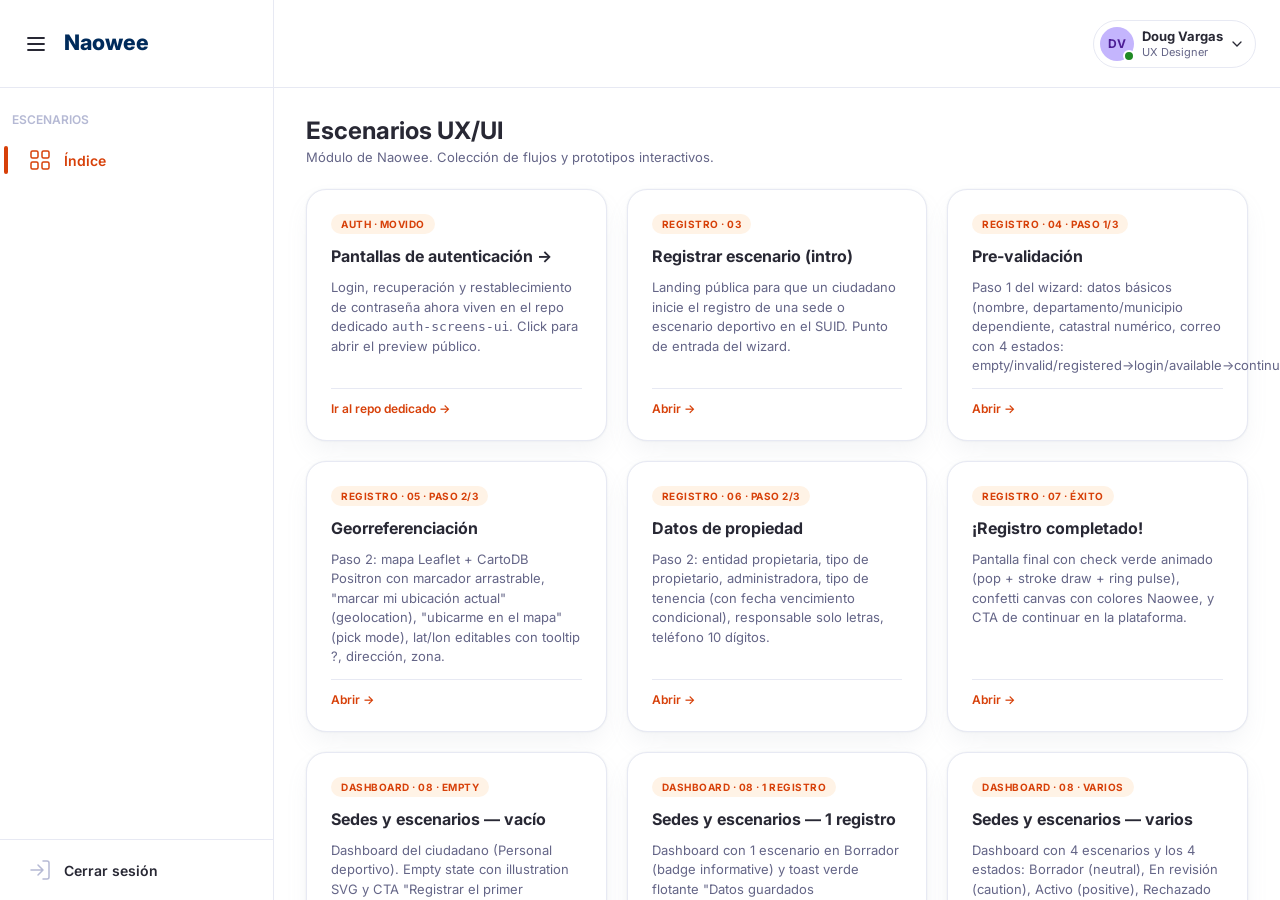
<file: index.html>
<!DOCTYPE html>
<html lang="es">
<head>
<meta charset="UTF-8"/>
<meta name="viewport" content="width=device-width,initial-scale=1.0"/>
<title>Naowee Escenarios – Índice</title>
<link href="https://fonts.googleapis.com/css2?family=Inter:wght@400;500;600;700;800&display=swap" rel="stylesheet"/>
<link rel="stylesheet" href="shared/design-system.css"/>
<link rel="stylesheet" href="shared/shell.css"/>
<style>
.esc-grid{display:grid;grid-template-columns:repeat(auto-fill,minmax(280px,1fr));gap:20px;margin-top:8px}
.esc-card{background:var(--surface);border:1px solid var(--border);border-radius:var(--radius-xl);box-shadow:var(--shadow-card);padding:24px;cursor:pointer;transition:transform .15s,box-shadow .15s;text-decoration:none;color:inherit;display:flex;flex-direction:column;gap:12px}
.esc-card:hover{transform:translateY(-2px);box-shadow:0 8px 24px rgba(145,158,171,.2)}
.esc-tag{display:inline-block;font-size:10px;font-weight:700;text-transform:uppercase;letter-spacing:.5px;color:var(--accent);background:#fff3e6;border-radius:var(--radius-full);padding:4px 10px;align-self:flex-start}
.esc-title{font-size:16px;font-weight:700;color:var(--text-primary)}
.esc-desc{font-size:13px;color:var(--text-secondary);line-height:1.5}
.esc-footer{display:flex;align-items:center;justify-content:space-between;margin-top:auto;padding-top:12px;border-top:1px solid var(--border)}
.esc-link{font-size:12px;font-weight:600;color:var(--accent)}
.esc-placeholder{background:repeating-linear-gradient(45deg,#f5f6fa,#f5f6fa 10px,#fff 10px,#fff 20px);border:1px dashed var(--border-dark);color:var(--text-secondary)}
.esc-placeholder:hover{transform:none;box-shadow:none}
</style>
</head>
<body>

<div class="shell">

  <aside class="sidebar" id="sidebar">
    <div class="sidebar-logo">
      <button class="burger-btn" onclick="document.getElementById('sidebar').classList.toggle('collapsed')" aria-label="Toggle sidebar">
        <svg width="24" height="24" viewBox="0 0 24 24" fill="none"><path d="M4 6h16M4 12h16M4 18h16" stroke="#282834" stroke-width="1.8" stroke-linecap="round"/></svg>
      </button>
      <svg class="naowee-logo" viewBox="0 0 180 34" fill="none"><text x="0" y="24" font-family="Inter" font-weight="800" font-size="22" fill="#002B5B">Naowee</text></svg>
    </div>

    <nav class="sidebar-nav">
      <div class="nav-section">ESCENARIOS</div>
      <div class="nav-row active" onclick="window.location.href='index.html'">
        <div class="active-bar"></div>
        <div class="icon"><svg width="24" height="24" viewBox="0 0 24 24" fill="none"><rect x="3" y="3" width="7" height="7" rx="1.5" stroke="#d74009" stroke-width="1.5"/><rect x="14" y="3" width="7" height="7" rx="1.5" stroke="#d74009" stroke-width="1.5"/><rect x="3" y="14" width="7" height="7" rx="1.5" stroke="#d74009" stroke-width="1.5"/><rect x="14" y="14" width="7" height="7" rx="1.5" stroke="#d74009" stroke-width="1.5"/></svg></div>
        <span class="lbl">Índice</span>
      </div>
    </nav>

    <div class="sidebar-bottom">
      <div class="nav-row" id="btnLogout">
        <div class="icon"><svg width="24" height="24" viewBox="0 0 24 24" fill="none"><path d="M15 3h4a2 2 0 012 2v14a2 2 0 01-2 2h-4M10 17l5-5-5-5M15 12H3" stroke="#B5B9D4" stroke-width="1.5" stroke-linecap="round" stroke-linejoin="round"/></svg></div>
        <span class="lbl">Cerrar sesión</span>
      </div>
    </div>
  </aside>

  <div class="main">
    <header class="top-header">
      <div class="user-chip">
        <div class="ava"><div class="ava-ring" style="background:#c4b5fd;color:#4c1d95">DV</div><div class="ava-dot"></div></div>
        <div class="user-info"><span class="user-name">Doug Vargas</span><span class="user-role">UX Designer</span></div>
        <svg width="12" height="12" viewBox="0 0 12 12" fill="none"><path d="M2 4l4 4 4-4" stroke="#282834" stroke-width="1.3" stroke-linecap="round"/></svg>
      </div>
    </header>

    <div class="page">
      <h1 class="page-title">Escenarios UX/UI</h1>
      <p class="page-sub">Módulo de Naowee. Colección de flujos y prototipos interactivos.</p>

      <div class="esc-grid">

        <a href="https://naowee-tech.github.io/auth-screens-ui/" target="_blank" rel="noreferrer" class="esc-card">
          <span class="esc-tag">Auth · movido</span>
          <div class="esc-title">Pantallas de autenticación →</div>
          <div class="esc-desc">Login, recuperación y restablecimiento de contraseña ahora viven en el repo dedicado <code>auth-screens-ui</code>. Click para abrir el preview público.</div>
          <div class="esc-footer">
            <span class="esc-link">Ir al repo dedicado →</span>
          </div>
        </a>

        <a href="escenario-03-registrar-escenario.html" class="esc-card">
          <span class="esc-tag">Registro · 03</span>
          <div class="esc-title">Registrar escenario (intro)</div>
          <div class="esc-desc">Landing pública para que un ciudadano inicie el registro de una sede o escenario deportivo en el SUID. Punto de entrada del wizard.</div>
          <div class="esc-footer">
            <span class="esc-link">Abrir →</span>
          </div>
        </a>

        <a href="escenario-04-registrar-prevalidacion.html" class="esc-card">
          <span class="esc-tag">Registro · 04 · Paso 1/3</span>
          <div class="esc-title">Pre-validación</div>
          <div class="esc-desc">Paso 1 del wizard: datos básicos (nombre, departamento/municipio dependiente, catastral numérico, correo con 4 estados: empty/invalid/registered→login/available→continuar).</div>
          <div class="esc-footer">
            <span class="esc-link">Abrir →</span>
          </div>
        </a>

        <a href="escenario-05-registrar-georreferenciacion.html" class="esc-card">
          <span class="esc-tag">Registro · 05 · Paso 2/3</span>
          <div class="esc-title">Georreferenciación</div>
          <div class="esc-desc">Paso 2: mapa Leaflet + CartoDB Positron con marcador arrastrable, "marcar mi ubicación actual" (geolocation), "ubicarme en el mapa" (pick mode), lat/lon editables con tooltip ?, dirección, zona.</div>
          <div class="esc-footer">
            <span class="esc-link">Abrir →</span>
          </div>
        </a>

        <a href="escenario-06-registrar-propiedad.html" class="esc-card">
          <span class="esc-tag">Registro · 06 · Paso 2/3</span>
          <div class="esc-title">Datos de propiedad</div>
          <div class="esc-desc">Paso 2: entidad propietaria, tipo de propietario, administradora, tipo de tenencia (con fecha vencimiento condicional), responsable solo letras, teléfono 10 dígitos.</div>
          <div class="esc-footer">
            <span class="esc-link">Abrir →</span>
          </div>
        </a>

        <a href="escenario-07-registrar-exito.html" class="esc-card">
          <span class="esc-tag">Registro · 07 · Éxito</span>
          <div class="esc-title">¡Registro completado!</div>
          <div class="esc-desc">Pantalla final con check verde animado (pop + stroke draw + ring pulse), confetti canvas con colores Naowee, y CTA de continuar en la plataforma.</div>
          <div class="esc-footer">
            <span class="esc-link">Abrir →</span>
          </div>
        </a>

        <a href="escenario-08-dashboard.html?mode=empty" class="esc-card">
          <span class="esc-tag">Dashboard · 08 · Empty</span>
          <div class="esc-title">Sedes y escenarios — vacío</div>
          <div class="esc-desc">Dashboard del ciudadano (Personal deportivo). Empty state con illustration SVG y CTA "Registrar el primer escenario". Sidebar + filtros + tabla.</div>
          <div class="esc-footer">
            <span class="esc-link">Abrir →</span>
          </div>
        </a>

        <a href="escenario-08-dashboard.html?mode=single" class="esc-card">
          <span class="esc-tag">Dashboard · 08 · 1 registro</span>
          <div class="esc-title">Sedes y escenarios — 1 registro</div>
          <div class="esc-desc">Dashboard con 1 escenario en Borrador (badge informative) y toast verde flotante "Datos guardados correctamente" recién terminado el wizard.</div>
          <div class="esc-footer">
            <span class="esc-link">Abrir →</span>
          </div>
        </a>

        <a href="escenario-08-dashboard.html?mode=multiple" class="esc-card">
          <span class="esc-tag">Dashboard · 08 · Varios</span>
          <div class="esc-title">Sedes y escenarios — varios</div>
          <div class="esc-desc">Dashboard con 4 escenarios y los 4 estados: Borrador (neutral), En revisión (caution), Activo (positive), Rechazado (negative). Acciones edit/view por estado.</div>
          <div class="esc-footer">
            <span class="esc-link">Abrir →</span>
          </div>
        </a>

        <a href="escenario-template.html" class="esc-card">
          <span class="esc-tag">Template</span>
          <div class="esc-title">Escenario base</div>
          <div class="esc-desc">Shell + sidebar + header listos para clonar. Punto de partida para cualquier escenario nuevo con dashboard layout.</div>
          <div class="esc-footer">
            <span class="esc-link">Abrir →</span>
          </div>
        </a>

      </div>

    </div>
  </div>

</div>

<script>
function fadeAndGo(url){document.body.style.transition='opacity .25s ease';document.body.style.opacity='0';setTimeout(()=>{window.location.href=url},260)}
document.getElementById('btnLogout')?.addEventListener('click', () => {
  fadeAndGo('https://naowee-tech.github.io/auth-screens-ui/01-login.html');
});
</script>
</body>
</html>
</file>
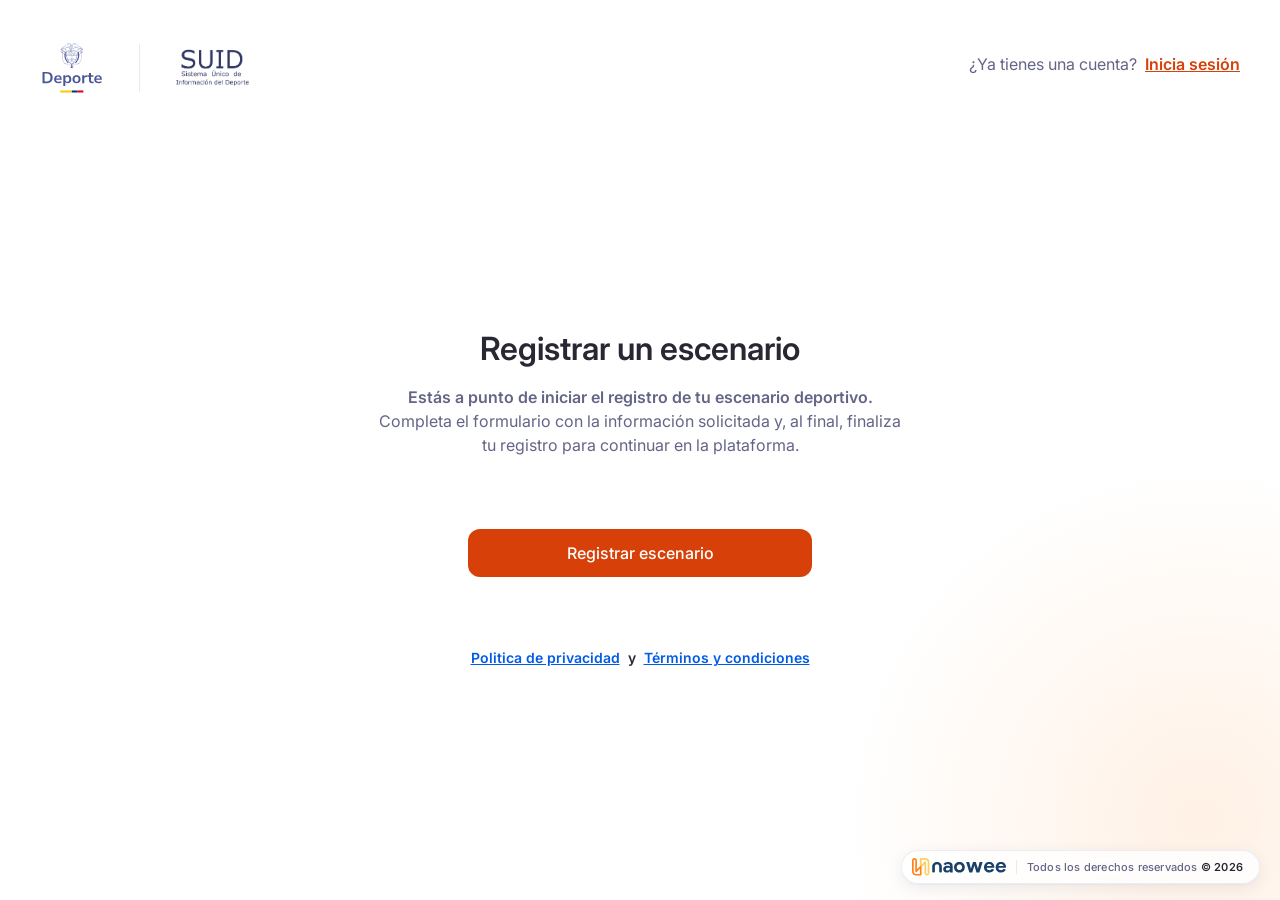
<file: escenario-03-registrar-escenario.html>
<!DOCTYPE html>
<html lang="es">
<head>
<meta charset="UTF-8"/>
<meta name="viewport" content="width=device-width,initial-scale=1.0"/>
<title>SUID – Registrar escenario</title>
<link href="https://fonts.googleapis.com/css2?family=Inter:wght@400;500;600;700;800&display=swap" rel="stylesheet"/>
<link rel="stylesheet" href="shared/design-system.css"/>
<link rel="stylesheet" href="shared/transitions.css"/>
<style>
*{box-sizing:border-box;margin:0;padding:0}
body{
  font-family:var(--naowee-font-family,'Inter',sans-serif);
  background:var(--naowee-color-background-default,#fff);
  color:var(--naowee-color-text-primary,#282834);
  -webkit-font-smoothing:antialiased;
}

/* ═══ SHELL ═══ */
.auth-shell{
  min-height:100vh;display:flex;flex-direction:column;
  background:#fff;position:relative;overflow:hidden;
}
/* Orange blob bottom-right (Figma: left 1195, top 753, 704x704) */
.auth-shell::before{
  content:'';position:absolute;right:-280px;bottom:-280px;width:720px;height:720px;
  background:radial-gradient(circle,rgba(255,117,0,.10) 0%,rgba(255,117,0,0) 70%);
  pointer-events:none;z-index:0;
}

/* ═══ HEADER ═══ */
.auth-header{
  padding:40px 40px 0 40px;display:flex;align-items:flex-start;justify-content:space-between;
  position:relative;z-index:10;gap:24px;
}
.auth-header__logos{display:flex;align-items:center;gap:24px}
.logo-sep{width:1px;height:48px;background:var(--naowee-color-border-default,#d0d4e6)}
.logo-ministerio{height:56px;width:auto;display:block}
.logo-suid{height:56px;width:auto;display:block}
.auth-header__actions{
  padding-top:12px;font-size:16px;line-height:24px;
  color:var(--naowee-color-text-secondary,#646587);
  text-align:right;
}
.auth-header__actions a{
  color:var(--naowee-color-text-accent,#d74009);
  font-weight:600;text-decoration:underline;margin-left:4px;
}
.auth-header__actions a:hover{color:#b03507}

/* ═══ MAIN (centered) ═══ */
.auth-main{
  flex:1;display:flex;align-items:center;justify-content:center;
  padding:40px 24px;position:relative;z-index:1;
}

.intro-card{
  width:100%;max-width:528px;
  display:flex;flex-direction:column;align-items:center;gap:72px;
  text-align:center;
}

.intro-header{display:flex;flex-direction:column;gap:16px;width:100%}
.intro-title{
  font-size:32px;font-weight:600;line-height:40px;letter-spacing:0;
  color:var(--naowee-color-text-primary,#282834);
}
.intro-subtitle{
  font-size:16px;line-height:24px;color:var(--naowee-color-text-secondary,#646587);
}
.intro-subtitle strong{font-weight:600;color:var(--naowee-color-text-secondary,#646587)}

/* CTA with fixed width per Figma */
.intro-cta{width:344px;max-width:100%}

.intro-legal{
  display:flex;align-items:center;justify-content:center;gap:8px;
  font-size:14px;font-weight:600;line-height:18px;
}
.intro-legal a{
  color:#005be6;text-decoration:underline;
}
.intro-legal a:hover{color:#003eb3}
.intro-legal span{color:var(--naowee-color-text-primary,#282834);text-decoration:none}

/* Responsive */
@media(max-width:640px){
  .auth-header{padding:24px 20px 0 20px;flex-wrap:wrap}
  .auth-header__logos{gap:12px}
  .logo-sep,.logo-ministerio{display:none}
  .auth-header__actions{padding-top:0;font-size:14px}
  .intro-title{font-size:24px;line-height:32px}
  .intro-card{gap:48px}
  .intro-cta{width:100%}
}
</style>
</head>
<body>

<div class="auth-shell">

  <!-- ═══ HEADER ═══ -->
  <header class="auth-header">
    <div class="auth-header__logos">
      <img src="shared/logos/ministerio.svg" alt="Ministerio del Deporte Colombia" class="logo-ministerio"/>
      <div class="logo-sep"></div>
      <img src="shared/logos/suid.png" alt="SUID — Sistema Único de Información del Deporte" class="logo-suid"/>
    </div>
    <div class="auth-header__actions">
      ¿Ya tienes una cuenta? <a href="escenario-01-login.html">Inicia sesión</a>
    </div>
  </header>

  <!-- ═══ MAIN (centered intro) ═══ -->
  <main class="auth-main">
    <div class="intro-card">

      <div class="intro-header">
        <h1 class="intro-title">Registrar un escenario</h1>
        <p class="intro-subtitle">
          <strong>Estás a punto de iniciar el registro de tu escenario deportivo.</strong><br/>
          Completa el formulario con la información solicitada y, al final, finaliza tu registro para continuar en la plataforma.
        </p>
      </div>

      <button
        type="button"
        class="naowee-btn naowee-btn--loud naowee-btn--large intro-cta"
        data-wizard-nav="escenario-04-registrar-prevalidacion.html"
      >
        Registrar escenario
      </button>

      <div class="intro-legal">
        <a href="#">Politica de privacidad</a>
        <span>y</span>
        <a href="#">Términos y condiciones</a>
      </div>

    </div>
  </main>

</div>

<script src="shared/transitions.js"></script>
<!-- Footer flotante Naowee -->
<div class="naowee-floating-footer" role="contentinfo" aria-label="Pie de página Naowee">
  <img src="shared/logos/naowee.svg" alt="Naowee" class="naowee-floating-footer__logo"/>
  <div class="naowee-floating-footer__sep"></div>
  <span class="naowee-floating-footer__text">Todos los derechos reservados <strong>&copy; 2026</strong></span>
</div>

</body>
</html>
</file>
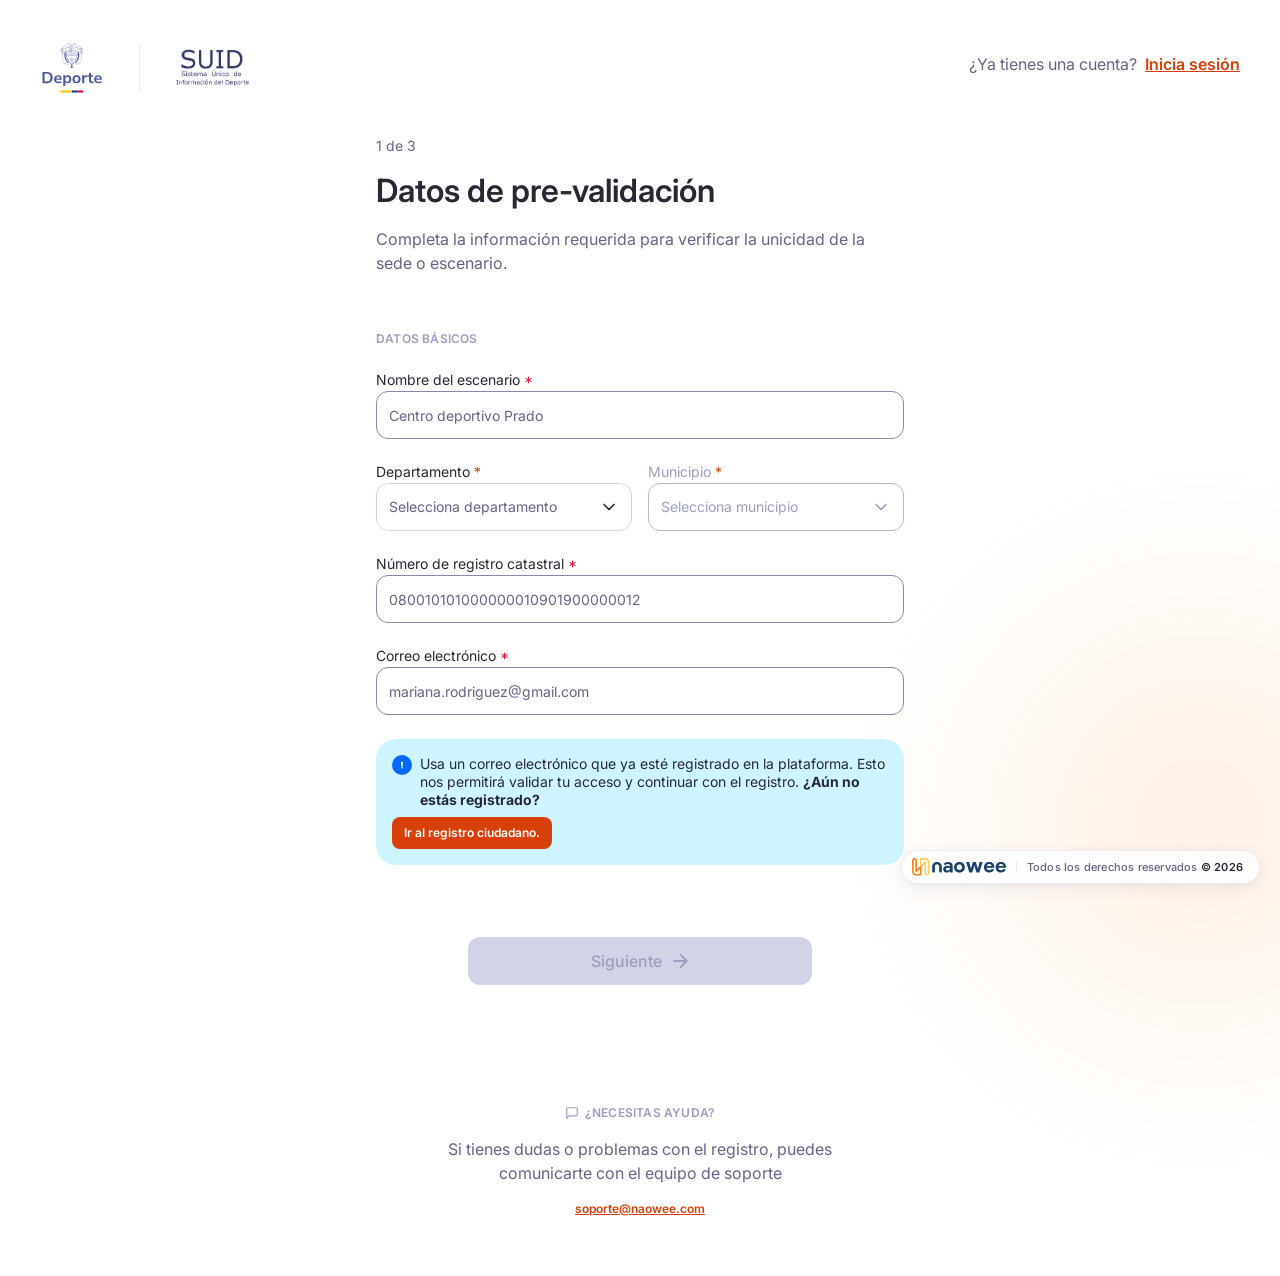
<file: escenario-04-registrar-prevalidacion.html>
<!DOCTYPE html>
<html lang="es">
<head>
<meta charset="UTF-8"/>
<meta name="viewport" content="width=device-width,initial-scale=1.0"/>
<title>SUID – Pre-validación (1/3)</title>
<link href="https://fonts.googleapis.com/css2?family=Inter:wght@400;500;600;700;800&display=swap" rel="stylesheet"/>
<link rel="stylesheet" href="shared/design-system.css"/>
<link rel="stylesheet" href="shared/wizard-shell.css"/>
<link rel="stylesheet" href="shared/transitions.css"/>
<style>
*{box-sizing:border-box;margin:0;padding:0}
body{
  font-family:var(--naowee-font-family,'Inter',sans-serif);
  background:var(--naowee-color-background-default,#fff);
  color:var(--naowee-color-text-primary,#282834);
  -webkit-font-smoothing:antialiased;
}

/* ═══ MAIN ═══ */
.auth-main{
  display:flex;align-items:flex-start;justify-content:center;
  padding:40px 24px 60px 24px;position:relative;z-index:1;
}

.wizard-form{
  width:100%;max-width:528px;display:flex;flex-direction:column;gap:72px;
}

/* Title + Form group (gap 56px between text and fields) */
.wizard-title-block{display:flex;flex-direction:column;gap:56px}

.wizard-heading{display:flex;flex-direction:column;gap:16px;align-items:flex-start}
.wizard-step{
  font-size:14px;font-weight:400;line-height:18px;
  color:var(--naowee-color-text-secondary,#646587);
}
.wizard-title{
  font-size:32px;font-weight:600;line-height:40px;letter-spacing:0;
  color:var(--naowee-color-text-primary,#282834);
}
.wizard-subtitle{
  font-size:16px;line-height:24px;
  color:var(--naowee-color-text-secondary,#646587);
}

/* Form fields (gap 24px) */
.wizard-fields{display:flex;flex-direction:column;gap:24px}
.wizard-fields__label{
  font-size:12px;font-weight:600;line-height:16px;letter-spacing:.2px;
  color:var(--naowee-color-text-disabled,#9c9ebf);
  text-transform:uppercase;
}
.wizard-row{display:flex;gap:16px}
.wizard-row .naowee-textfield{flex:1;min-width:0}

/* Dropdown label helper (added in page, DS label is usually inside component) */
.naowee-dropdown-wrap{display:flex;flex-direction:column;width:100%}
.naowee-dropdown-wrap__label{
  font-size:14px;font-weight:400;line-height:18px;color:var(--naowee-color-text-primary,#282834);
  padding-bottom:2px;
}
.naowee-dropdown-wrap__label .req{color:var(--naowee-color-text-primary,#282834);margin-left:2px}
/* Row flex fix for DS dropdown */
.wizard-row .naowee-dropdown-wrap{flex:1;min-width:0}

/* Message transition (extends naowee-message from DS) */
.naowee-message{transition:background .25s ease}
.naowee-message__icon{transition:background .25s ease}

/* ═══ SIGUIENTE BUTTON (344px fixed) ═══ */
.wizard-cta{width:344px;max-width:100%;align-self:center}

/* ═══ HELP ═══ */
.wizard-help{
  padding-top:48px;display:flex;flex-direction:column;gap:16px;align-items:center;text-align:center;
}
.wizard-help__title{
  display:inline-flex;align-items:center;justify-content:center;gap:6px;
  font-size:12px;font-weight:600;line-height:16px;letter-spacing:.2px;
  color:var(--naowee-color-text-disabled,#9c9ebf);text-transform:uppercase;
}
.wizard-help__text{font-size:16px;line-height:24px;color:var(--naowee-color-text-secondary,#646587);max-width:440px}
.wizard-help__link{
  color:var(--naowee-color-text-accent,#d74009);text-decoration:underline;
  font-size:12px;font-weight:600;
}

/* Responsive */
@media(max-width:640px){
  .wizard-title{font-size:24px;line-height:32px}
  .wizard-row{flex-direction:column}
  .wizard-cta{width:100%}
  .wizard-form{gap:48px}
}
</style>
</head>
<body>

<div class="auth-shell">

  <!-- ═══ HEADER ═══ -->
  <header class="auth-header">
    <div class="auth-header__logos">
      <img src="shared/logos/ministerio.svg" alt="Ministerio del Deporte Colombia" class="logo-ministerio"/>
      <div class="logo-sep"></div>
      <img src="shared/logos/suid.png" alt="SUID — Sistema Único de Información del Deporte" class="logo-suid"/>
    </div>
    <div class="auth-header__actions">
      ¿Ya tienes una cuenta? <a href="escenario-01-login.html">Inicia sesión</a>
    </div>
  </header>

  <!-- ═══ MAIN ═══ -->
  <main class="auth-main">
    <form class="wizard-form" id="prevalidacionForm" novalidate>

      <!-- Title + Form (gap 56px) -->
      <div class="wizard-title-block">

        <!-- Heading -->
        <div class="wizard-heading">
          <span class="wizard-step">1 de 3</span>
          <h1 class="wizard-title">Datos de pre-validación</h1>
          <p class="wizard-subtitle">Completa la información requerida para verificar la unicidad de la sede o escenario.</p>
        </div>

        <!-- Fields (gap 24px) -->
        <div class="wizard-fields">

          <div class="wizard-fields__label">DATOS BÁSICOS</div>

          <!-- Nombre del escenario -->
          <div class="naowee-textfield" id="fldNombre">
            <label class="naowee-textfield__label naowee-textfield__label--required" for="nombre">Nombre del escenario</label>
            <div class="naowee-textfield__input-wrap">
              <input
                type="text"
                id="nombre"
                name="nombre"
                class="naowee-textfield__input"
                placeholder="Centro deportivo Prado"
                minlength="5"
                autocomplete="off"
                required
              />
            </div>
            <div class="naowee-helper naowee-helper--negative" id="helpNombre" hidden>
              <div class="naowee-helper__text">
                <span class="naowee-helper__badge"><svg viewBox="0 0 12 12" fill="none"><line x1="3" y1="6" x2="9" y2="6" stroke="#fff" stroke-width="2" stroke-linecap="round"/></svg></span>
                Este campo es obligatorio
              </div>
            </div>
          </div>

          <!-- Row: Departamento + Municipio -->
          <div class="wizard-row">

            <div class="naowee-dropdown" id="departamentoDD">
              <label class="naowee-dropdown__label" for="depTrigger">Departamento <span style="color:var(--naowee-color-text-accent,#d74009)">*</span></label>
              <button type="button" class="naowee-dropdown__trigger" id="depTrigger" aria-haspopup="listbox" aria-expanded="false">
                <span class="naowee-dropdown__placeholder" id="depValue">Selecciona departamento</span>
                <span class="naowee-dropdown__controls">
                  <span class="naowee-dropdown__chevron">
                    <svg width="20" height="20" viewBox="0 0 24 24" fill="none" stroke="currentColor" stroke-width="2" stroke-linecap="round" stroke-linejoin="round"><path d="m6 9 6 6 6-6"/></svg>
                  </span>
                </span>
              </button>
              <div class="naowee-dropdown__menu" role="listbox" id="depMenu"></div>
              <div class="naowee-helper naowee-helper--negative" id="helpDep" hidden>
                <div class="naowee-helper__text">
                  <span class="naowee-helper__badge"><svg viewBox="0 0 12 12" fill="none"><line x1="3" y1="6" x2="9" y2="6" stroke="#fff" stroke-width="2" stroke-linecap="round"/></svg></span>
                  Este campo es obligatorio
                </div>
              </div>
            </div>

            <div class="naowee-dropdown naowee-dropdown--disabled" id="municipioDD">
              <label class="naowee-dropdown__label" for="mpioTrigger">Municipio <span style="color:var(--naowee-color-text-accent,#d74009)">*</span></label>
              <button type="button" class="naowee-dropdown__trigger" id="mpioTrigger" aria-haspopup="listbox" aria-expanded="false" disabled>
                <span class="naowee-dropdown__placeholder" id="mpioValue">Selecciona municipio</span>
                <span class="naowee-dropdown__controls">
                  <span class="naowee-dropdown__chevron">
                    <svg width="20" height="20" viewBox="0 0 24 24" fill="none" stroke="currentColor" stroke-width="2" stroke-linecap="round" stroke-linejoin="round"><path d="m6 9 6 6 6-6"/></svg>
                  </span>
                </span>
              </button>
              <div class="naowee-dropdown__menu" role="listbox" id="mpioMenu"></div>
              <div class="naowee-helper naowee-helper--negative" id="helpMpio" hidden>
                <div class="naowee-helper__text">
                  <span class="naowee-helper__badge"><svg viewBox="0 0 12 12" fill="none"><line x1="3" y1="6" x2="9" y2="6" stroke="#fff" stroke-width="2" stroke-linecap="round"/></svg></span>
                  Este campo es obligatorio
                </div>
              </div>
            </div>

          </div>

          <!-- Número de registro catastral (NUMERIC ONLY) -->
          <div class="naowee-textfield" id="fldCatastral">
            <label class="naowee-textfield__label naowee-textfield__label--required" for="catastral">Número de registro catastral</label>
            <div class="naowee-textfield__input-wrap">
              <input
                type="text"
                id="catastral"
                name="catastral"
                class="naowee-textfield__input"
                placeholder="080010101000000010901900000012"
                inputmode="numeric"
                pattern="[0-9]*"
                autocomplete="off"
                required
              />
            </div>
            <div class="naowee-helper naowee-helper--negative" id="helpCatastral" hidden>
              <div class="naowee-helper__text">
                <span class="naowee-helper__badge"><svg viewBox="0 0 12 12" fill="none"><line x1="3" y1="6" x2="9" y2="6" stroke="#fff" stroke-width="2" stroke-linecap="round"/></svg></span>
                <span id="helpCatastralMsg">Este campo es obligatorio</span>
              </div>
            </div>
          </div>

          <!-- Catastral duplicate message (usa .naowee-message negative) -->
          <div class="naowee-message naowee-message--negative" id="catastralDupMsg" hidden>
            <div class="naowee-message__header">
              <div class="naowee-message__icon">
                <svg viewBox="0 0 16 16" fill="none" stroke="currentColor" stroke-width="2.5" stroke-linecap="round" stroke-linejoin="round">
                  <line x1="4" y1="8" x2="12" y2="8"/>
                </svg>
              </div>
              <div class="naowee-message__title">Error de validación</div>
            </div>
            <p class="naowee-message__text">
              No se puede hacer el registro porque, ya existe una sede o escenario con el mismo número de registro catastral. <strong>Modifica los datos para continuar.</strong>
            </p>
          </div>

          <!-- Correo electrónico (with email validation) -->
          <div class="naowee-textfield" id="fldCorreo">
            <label class="naowee-textfield__label naowee-textfield__label--required" for="correo">Correo electrónico</label>
            <div class="naowee-textfield__input-wrap">
              <input
                type="email"
                id="correo"
                name="correo"
                class="naowee-textfield__input"
                placeholder="mariana.rodriguez@gmail.com"
                autocomplete="email"
                required
              />
              <div class="naowee-textfield__check" id="correoCheck" style="display:none">
                <svg viewBox="0 0 24 24" fill="none" stroke="#1f8923" stroke-width="2.5" stroke-linecap="round" stroke-linejoin="round"><circle cx="12" cy="12" r="10"/><path d="m9 12 2 2 4-4"/></svg>
              </div>
            </div>
            <!-- Helper: default (secondary), positive when valid+available, negative when empty/invalid -->
            <div class="naowee-helper" id="helpCorreo" hidden>
              <div class="naowee-helper__text" id="helpCorreoText">
                <span class="naowee-helper__badge" id="helpCorreoBadge"><svg viewBox="0 0 12 12" fill="none"><line x1="3" y1="6" x2="9" y2="6" stroke="#fff" stroke-width="2" stroke-linecap="round"/></svg></span>
                <span id="helpCorreoMsg">Este campo es obligatorio</span>
              </div>
            </div>
          </div>

          <!-- Message (uses DS naowee-message component) -->
          <div class="naowee-message naowee-message--informative" id="wizardInfo">
            <div class="naowee-message__header">
              <div class="naowee-message__icon" id="wizardInfoIcon">
                <!-- Icon changes via JS: info (default) or check (success) -->
                <svg viewBox="0 0 24 24" fill="none" stroke="currentColor" stroke-width="2.5" stroke-linecap="round" stroke-linejoin="round">
                  <line x1="12" y1="8" x2="12" y2="13"/><line x1="12" y1="16" x2="12" y2="16.01"/>
                </svg>
              </div>
              <div class="naowee-message__body" id="wizardInfoText" style="white-space:normal;overflow:visible">
                Usa un correo electrónico que ya esté registrado en la plataforma. Esto nos permitirá validar tu acceso y continuar con el registro. <strong>¿Aún no estás registrado?</strong>
              </div>
            </div>
            <button type="button" class="naowee-message__action" id="wizardInfoBtn" onclick="alert('Registro ciudadano — Próximamente')">
              Ir al registro ciudadano.
            </button>
          </div>

        </div>
      </div>

      <!-- Siguiente button -->
      <button
        type="submit"
        class="naowee-btn naowee-btn--loud naowee-btn--large wizard-cta"
        id="siguienteBtn"
        data-action="next"
        disabled
      >
        <span id="siguienteLabel">Siguiente</span>
        <svg viewBox="0 0 24 24" fill="none" stroke="currentColor" stroke-width="2.4" stroke-linecap="round" stroke-linejoin="round"><path d="M5 12h14M13 5l7 7-7 7"/></svg>
      </button>

      <!-- Help -->
      <div class="wizard-help">
        <div class="wizard-help__title">
          <svg width="14" height="14" viewBox="0 0 24 24" fill="none" stroke="currentColor" stroke-width="2" stroke-linecap="round" stroke-linejoin="round"><path d="M21 15a2 2 0 0 1-2 2H7l-4 4V5a2 2 0 0 1 2-2h14a2 2 0 0 1 2 2z"/></svg>
          ¿NECESITAS AYUDA?
        </div>
        <p class="wizard-help__text">Si tienes dudas o problemas con el registro, puedes comunicarte con el equipo de soporte</p>
        <a href="mailto:soporte@naowee.com" class="wizard-help__link">soporte@naowee.com</a>
      </div>

    </form>
  </main>
</div>

<script>
/* ═══════════════════════════════════════════════════════════════
   DEPARTMENTS & MUNICIPALITIES DATASET (subset para demo)
   ═══════════════════════════════════════════════════════════════ */
const COLOMBIA = {
  'Amazonas': ['Leticia','Puerto Nariño'],
  'Antioquia': ['Medellín','Bello','Envigado','Itagüí','Sabaneta','Rionegro','Apartadó','Turbo'],
  'Arauca': ['Arauca','Saravena','Tame','Arauquita'],
  'Atlántico': ['Barranquilla','Soledad','Malambo','Puerto Colombia','Galapa','Sabanalarga','Santo Tomás','Baranoa'],
  'Bogotá D.C.': ['Bogotá'],
  'Bolívar': ['Cartagena','Magangué','Turbaco','El Carmen de Bolívar','Arjona'],
  'Boyacá': ['Tunja','Duitama','Sogamoso','Chiquinquirá','Paipa'],
  'Caldas': ['Manizales','Villamaría','Chinchiná','La Dorada','Riosucio'],
  'Caquetá': ['Florencia','San Vicente del Caguán','Puerto Rico','La Montañita'],
  'Casanare': ['Yopal','Aguazul','Villanueva','Tauramena','Paz de Ariporo'],
  'Cauca': ['Popayán','Santander de Quilichao','Puerto Tejada','Patía','Piendamó'],
  'Cesar': ['Valledupar','Aguachica','Bosconia','Codazzi','La Jagua de Ibirico'],
  'Chocó': ['Quibdó','Istmina','Tadó','Condoto','Riosucio'],
  'Córdoba': ['Montería','Lorica','Cereté','Sahagún','Tierralta','Planeta Rica'],
  'Cundinamarca': ['Soacha','Zipaquirá','Chía','Facatativá','Girardot','Fusagasugá','Mosquera','Madrid','Cajicá'],
  'Guainía': ['Inírida'],
  'Guaviare': ['San José del Guaviare','Calamar','El Retorno'],
  'Huila': ['Neiva','Pitalito','Garzón','La Plata','Campoalegre'],
  'La Guajira': ['Riohacha','Maicao','Uribia','Manaure','San Juan del Cesar'],
  'Magdalena': ['Santa Marta','Ciénaga','Fundación','El Banco','Plato'],
  'Meta': ['Villavicencio','Acacías','Granada','Puerto López','Cumaral'],
  'Nariño': ['Pasto','Ipiales','Tumaco','Túquerres','La Unión'],
  'Norte de Santander': ['Cúcuta','Ocaña','Pamplona','Villa del Rosario','Los Patios'],
  'Putumayo': ['Mocoa','Puerto Asís','Orito','Valle del Guamuez','Puerto Caicedo'],
  'Quindío': ['Armenia','Calarcá','Montenegro','La Tebaida','Quimbaya'],
  'Risaralda': ['Pereira','Dosquebradas','Santa Rosa de Cabal','La Virginia','Belén de Umbría'],
  'San Andrés y Providencia': ['San Andrés','Providencia'],
  'Santander': ['Bucaramanga','Floridablanca','Girón','Piedecuesta','Barrancabermeja','San Gil'],
  'Sucre': ['Sincelejo','Corozal','Sampués','San Marcos','Tolú'],
  'Tolima': ['Ibagué','Espinal','Melgar','Honda','Chaparral'],
  'Valle del Cauca': ['Cali','Palmira','Buenaventura','Tuluá','Cartago','Buga','Yumbo','Jamundí'],
  'Vaupés': ['Mitú','Carurú'],
  'Vichada': ['Puerto Carreño','La Primavera','Cumaribo']
};

/* ═══════════════════════════════════════════════════════════════
   DROPDOWN BEHAVIOR
   ═══════════════════════════════════════════════════════════════ */
/* ═══════════════════════════════════════════════════════════════
   DROPDOWN (uses real .naowee-dropdown component from DS)
   ═══════════════════════════════════════════════════════════════ */
const _triggerWired = new WeakSet();

function initDropdown(ddId, options, onSelect, disabled){
  const dd = document.getElementById(ddId);
  const trigger = dd.querySelector('.naowee-dropdown__trigger');
  const menu = dd.querySelector('.naowee-dropdown__menu');
  const valueSpan = dd.querySelector('.naowee-dropdown__placeholder, .naowee-dropdown__value');

  // Populate menu
  menu.innerHTML = '';
  options.forEach(opt => {
    const el = document.createElement('div');
    el.className = 'naowee-dropdown__option';
    el.setAttribute('role','option');
    el.textContent = opt;
    el.addEventListener('click', () => {
      // Swap placeholder → value (swap class names, keep the same element for ID continuity)
      valueSpan.textContent = opt;
      valueSpan.className = 'naowee-dropdown__value';
      menu.querySelectorAll('.naowee-dropdown__option--selected').forEach(o => o.classList.remove('naowee-dropdown__option--selected'));
      el.classList.add('naowee-dropdown__option--selected');
      dd.classList.remove('naowee-dropdown--open');
      trigger.setAttribute('aria-expanded','false');
      onSelect(opt);
    });
    menu.appendChild(el);
  });

  // Toggle listener: wire only once per trigger
  if(!_triggerWired.has(trigger)){
    _triggerWired.add(trigger);
    trigger.addEventListener('click', (e) => {
      if(dd.classList.contains('naowee-dropdown--disabled')) return;
      e.stopPropagation();
      document.querySelectorAll('.naowee-dropdown--open').forEach(other => {
        if(other !== dd) other.classList.remove('naowee-dropdown--open');
      });
      dd.classList.toggle('naowee-dropdown--open');
      trigger.setAttribute('aria-expanded', dd.classList.contains('naowee-dropdown--open') ? 'true' : 'false');
    });
  }

  if(disabled){
    dd.classList.add('naowee-dropdown--disabled');
    trigger.disabled = true;
  } else {
    dd.classList.remove('naowee-dropdown--disabled');
    trigger.disabled = false;
  }
}

// Close dropdowns when clicking outside
document.addEventListener('click', (e) => {
  if(!e.target.closest('.naowee-dropdown')){
    document.querySelectorAll('.naowee-dropdown--open').forEach(dd => {
      dd.classList.remove('naowee-dropdown--open');
      dd.querySelector('.naowee-dropdown__trigger')?.setAttribute('aria-expanded','false');
    });
  }
});

/* ═══════════════════════════════════════════════════════════════
   SIMULATED DATA (demo only)
   ═══════════════════════════════════════════════════════════════ */
// Emails ya registrados en la plataforma (cuentas de ciudadano)
const REGISTERED_EMAILS = [
  'mariana.rodriguez@gmail.com',
  'iveth@gmail.com',
  'dvargas@naowee.com',
  'admin@naowee.com',
  'carlos.lopez@naowee.com',
  'test@test.com'
];
// Números catastrales ya usados en otro escenario registrado
const REGISTERED_CATASTRALES = [
  '080010101000000010901900000012',
  '110010101000000010101010101010',
  '050010101000000020202020202020'
];

/* ═══════════════════════════════════════════════════════════════
   FORM STATE
   ═══════════════════════════════════════════════════════════════ */
const state = {
  nombre: '',
  departamento: '',
  municipio: '',
  catastral: '',
  catastralState: 'empty', // 'empty' | 'short' | 'duplicate' | 'valid'
  correo: '',
  emailState: 'empty' // 'empty' | 'invalid' | 'not_registered' | 'valid'
};

// Initialize Departamento dropdown
initDropdown('departamentoDD', Object.keys(COLOMBIA), (dep) => {
  state.departamento = dep;
  state.municipio = '';
  hideHelperError('helpDep','departamentoDD');
  // Reset municipio value span back to placeholder + repopulate
  const mpioValue = document.getElementById('mpioValue');
  mpioValue.textContent = 'Selecciona municipio';
  mpioValue.className = 'naowee-dropdown__placeholder';
  initDropdown('municipioDD', COLOMBIA[dep], (mpio) => {
    state.municipio = mpio;
    hideHelperError('helpMpio','municipioDD');
    validate();
  }, false);
  validate();
});

// Initialize empty Municipio (disabled)
initDropdown('municipioDD', [], () => {}, true);

/* ═══════════════════════════════════════════════════════════════
   FIELD VALIDATION (per field type)
   ═══════════════════════════════════════════════════════════════ */

// Nombre: text, min 5 chars
const nombreInput = document.getElementById('nombre');
const fldNombre = document.getElementById('fldNombre');
nombreInput.addEventListener('input', (e) => {
  state.nombre = e.target.value.trim();
  if(state.nombre.length >= 5){
    hideHelperError('helpNombre','fldNombre');
  }
  validate();
});
nombreInput.addEventListener('blur', () => {
  if(!state.nombre){
    showHelperError('helpNombre','fldNombre');
  }
});

// Catastral: NUMERIC ONLY + duplicate check
const catastralInput = document.getElementById('catastral');
const fldCatastral = document.getElementById('fldCatastral');
const catastralDupMsg = document.getElementById('catastralDupMsg');
const helpCatastralMsg = document.getElementById('helpCatastralMsg');

function updateCatastralState(){
  fldCatastral.classList.remove('naowee-textfield--caution','naowee-textfield--error','naowee-textfield--validated');
  catastralDupMsg.hidden = true;

  if(!state.catastral){
    state.catastralState = 'empty';
  } else if(state.catastral.length < 10){
    state.catastralState = 'short';
    fldCatastral.classList.add('naowee-textfield--caution');
  } else if(REGISTERED_CATASTRALES.includes(state.catastral)){
    state.catastralState = 'duplicate';
    fldCatastral.classList.add('naowee-textfield--error');
    catastralDupMsg.hidden = false;
  } else {
    state.catastralState = 'valid';
    fldCatastral.classList.add('naowee-textfield--validated');
    hideHelperError('helpCatastral','fldCatastral');
  }
}

catastralInput.addEventListener('input', (e) => {
  // Strip non-digit characters immediately
  const cleaned = e.target.value.replace(/\D/g, '');
  if(cleaned !== e.target.value){
    e.target.value = cleaned;
  }
  state.catastral = cleaned;
  updateCatastralState();
  validate();
});
// Block non-numeric keys as safety
catastralInput.addEventListener('keypress', (e) => {
  if(!/[0-9]/.test(e.key) && e.key.length === 1){ e.preventDefault(); }
});
catastralInput.addEventListener('blur', () => {
  if(!state.catastral){
    helpCatastralMsg.textContent = 'Este campo es obligatorio';
    showHelperError('helpCatastral','fldCatastral');
  }
});

// Correo: email format + registered/available check
const correoInput = document.getElementById('correo');
const fldCorreo = document.getElementById('fldCorreo');
const correoCheck = document.getElementById('correoCheck');
const helpCorreo = document.getElementById('helpCorreo');
const helpCorreoMsg = document.getElementById('helpCorreoMsg');
const wizardInfo = document.getElementById('wizardInfo');
const wizardInfoIcon = document.getElementById('wizardInfoIcon');
const wizardInfoText = document.getElementById('wizardInfoText');
const wizardInfoBtn = document.getElementById('wizardInfoBtn');
const emailRegex = /^[^\s@]+@[^\s@]+\.[^\s@]+$/;

/* ═══════════════════════════════════════════════════════════════
   HELPER UTILITIES — show/hide DS helpers on required fields
   ═══════════════════════════════════════════════════════════════ */
function showHelperError(helperId, fieldId){
  const el = document.getElementById(helperId);
  if(el) el.hidden = false;
  if(fieldId){
    const f = document.getElementById(fieldId);
    if(f) f.classList.add('naowee-textfield--error','naowee-dropdown--error');
  }
}
function hideHelperError(helperId, fieldId){
  const el = document.getElementById(helperId);
  if(el) el.hidden = true;
  if(fieldId){
    const f = document.getElementById(fieldId);
    if(f) f.classList.remove('naowee-textfield--error','naowee-dropdown--error');
  }
}

const ICON_INFO = '<svg viewBox="0 0 24 24" fill="none" stroke="currentColor" stroke-width="2.5" stroke-linecap="round" stroke-linejoin="round"><line x1="12" y1="8" x2="12" y2="13"/><line x1="12" y1="16" x2="12" y2="16.01"/></svg>';
const ICON_CHECK = '<svg viewBox="0 0 24 24" fill="none" stroke="currentColor" stroke-width="3" stroke-linecap="round" stroke-linejoin="round"><path d="m5 12 5 5L20 7"/></svg>';

correoInput.addEventListener('input', (e) => {
  state.correo = e.target.value.trim();

  if(!state.correo){
    state.emailState = 'empty';
  } else if(!emailRegex.test(state.correo)){
    state.emailState = 'invalid';
  } else if(REGISTERED_EMAILS.includes(state.correo.toLowerCase())){
    state.emailState = 'valid';
  } else {
    state.emailState = 'not_registered';
  }
  updateEmailUI();
  validate();
});
correoInput.addEventListener('blur', () => {
  if(!state.correo){
    // Show "required" helper
    fldCorreo.classList.add('naowee-textfield--error');
    helpCorreo.classList.remove('naowee-helper--positive','naowee-helper--informative');
    helpCorreo.classList.add('naowee-helper--negative');
    helpCorreoMsg.textContent = 'Este campo es obligatorio';
    helpCorreo.hidden = false;
  }
});

function setMessageVariant(variant){
  // variant: 'informative' | 'positive' | 'caution' | 'negative'
  wizardInfo.classList.remove('naowee-message--informative','naowee-message--positive','naowee-message--caution','naowee-message--negative');
  wizardInfo.classList.add('naowee-message--' + variant);
  wizardInfoIcon.innerHTML = variant === 'positive' ? ICON_CHECK : ICON_INFO;
}

function updateEmailUI(){
  // Reset field + helper states
  fldCorreo.classList.remove('naowee-textfield--active','naowee-textfield--error','naowee-textfield--validated');
  correoCheck.style.display = 'none';
  helpCorreo.hidden = true;
  helpCorreo.classList.remove('naowee-helper--negative','naowee-helper--positive','naowee-helper--informative');

  switch(state.emailState){
    case 'empty':
      // Default alert: invita a usar un correo ya registrado
      setMessageVariant('informative');
      wizardInfoText.innerHTML = 'Usa un correo electrónico que ya esté registrado en la plataforma. Esto nos permitirá validar tu acceso y continuar con el registro. <strong>¿Aún no estás registrado?</strong>';
      wizardInfoBtn.textContent = 'Ir al registro ciudadano.';
      wizardInfoBtn.onclick = () => alert('Registro ciudadano — Próximamente');
      wizardInfoBtn.style.display = '';
      break;

    case 'invalid':
      fldCorreo.classList.add('naowee-textfield--error');
      helpCorreo.classList.add('naowee-helper--negative');
      helpCorreoMsg.textContent = 'Ingresa un correo electrónico válido';
      helpCorreo.hidden = false;
      break;

    case 'not_registered':
      // Marca el campo en error + muestra mensaje: debe crear cuenta primero
      fldCorreo.classList.add('naowee-textfield--error');
      helpCorreo.classList.add('naowee-helper--negative');
      helpCorreoMsg.textContent = 'El correo electrónico no está registrado';
      helpCorreo.hidden = false;
      setMessageVariant('informative');
      wizardInfoText.innerHTML = 'Para registrar una sede o escenario, primero debes tener una cuenta como ciudadano. <strong>Crea tu cuenta y luego vuelve a este registro.</strong>';
      wizardInfoBtn.textContent = 'Ir al registro ciudadano.';
      wizardInfoBtn.onclick = () => alert('Registro ciudadano — Próximamente');
      wizardInfoBtn.style.display = '';
      break;

    case 'valid':
      // Correo registrado → CTA habilitado para Siguiente
      fldCorreo.classList.add('naowee-textfield--validated');
      correoCheck.style.display = 'flex';
      helpCorreo.classList.add('naowee-helper--positive');
      helpCorreoMsg.textContent = 'Correo electrónico registrado en la plataforma.';
      helpCorreo.hidden = false;
      setMessageVariant('positive');
      wizardInfoText.innerHTML = 'Tu cuenta está verificada. <strong>Puedes continuar con el registro del escenario.</strong>';
      wizardInfoBtn.style.display = 'none';
      break;
  }
}

/* ═══════════════════════════════════════════════════════════════
   VALIDATE & ENABLE SIGUIENTE
   ═══════════════════════════════════════════════════════════════ */
const siguienteBtn = document.getElementById('siguienteBtn');
const siguienteLabel = document.getElementById('siguienteLabel');

function validate(){
  const basicOk = state.nombre.length >= 5
    && state.departamento
    && state.municipio
    && state.catastralState === 'valid'
    && state.emailState === 'valid';

  siguienteLabel.textContent = 'Siguiente';
  siguienteBtn.disabled = !basicOk;
  siguienteBtn.dataset.action = 'next';
}

/* ═══════════════════════════════════════════════════════════════
   SUBMIT
   ═══════════════════════════════════════════════════════════════ */
function validateAllRequired(){
  let firstInvalid = null;
  if(!state.nombre){ showHelperError('helpNombre','fldNombre'); firstInvalid ||= nombreInput; }
  if(!state.departamento){ showHelperError('helpDep','departamentoDD'); firstInvalid ||= document.getElementById('depTrigger'); }
  if(!state.municipio){ showHelperError('helpMpio','municipioDD'); firstInvalid ||= document.getElementById('mpioTrigger'); }
  if(!state.catastral){
    helpCatastralMsg.textContent = 'Este campo es obligatorio';
    showHelperError('helpCatastral','fldCatastral');
    firstInvalid ||= catastralInput;
  } else if(state.catastralState !== 'valid'){
    // Duplicated or too short — state already handled by updateCatastralState
    firstInvalid ||= catastralInput;
  }
  if(!state.correo){
    fldCorreo.classList.add('naowee-textfield--error');
    helpCorreo.classList.add('naowee-helper--negative');
    helpCorreoMsg.textContent = 'Este campo es obligatorio';
    helpCorreo.hidden = false;
    firstInvalid ||= correoInput;
  } else if(state.emailState !== 'valid'){
    firstInvalid ||= correoInput;
  }
  if(firstInvalid && firstInvalid.focus){
    firstInvalid.focus();
    firstInvalid.scrollIntoView?.({block:'center',behavior:'smooth'});
  }
  return !firstInvalid;
}

document.getElementById('prevalidacionForm').addEventListener('submit', (e) => {
  e.preventDefault();
  if(!validateAllRequired()) return;
  window.wizardNavigate
    ? window.wizardNavigate('escenario-05-registrar-georreferenciacion.html')
    : (window.location.href = 'escenario-05-registrar-georreferenciacion.html');
});
</script>
<script src="shared/wizard-shell.js"></script>
<script src="shared/transitions.js"></script>

<!-- Footer flotante Naowee -->
<div class="naowee-floating-footer" role="contentinfo" aria-label="Pie de página Naowee">
  <img src="shared/logos/naowee.svg" alt="Naowee" class="naowee-floating-footer__logo"/>
  <div class="naowee-floating-footer__sep"></div>
  <span class="naowee-floating-footer__text">Todos los derechos reservados <strong>&copy; 2026</strong></span>
</div>

</body>
</html>
</file>
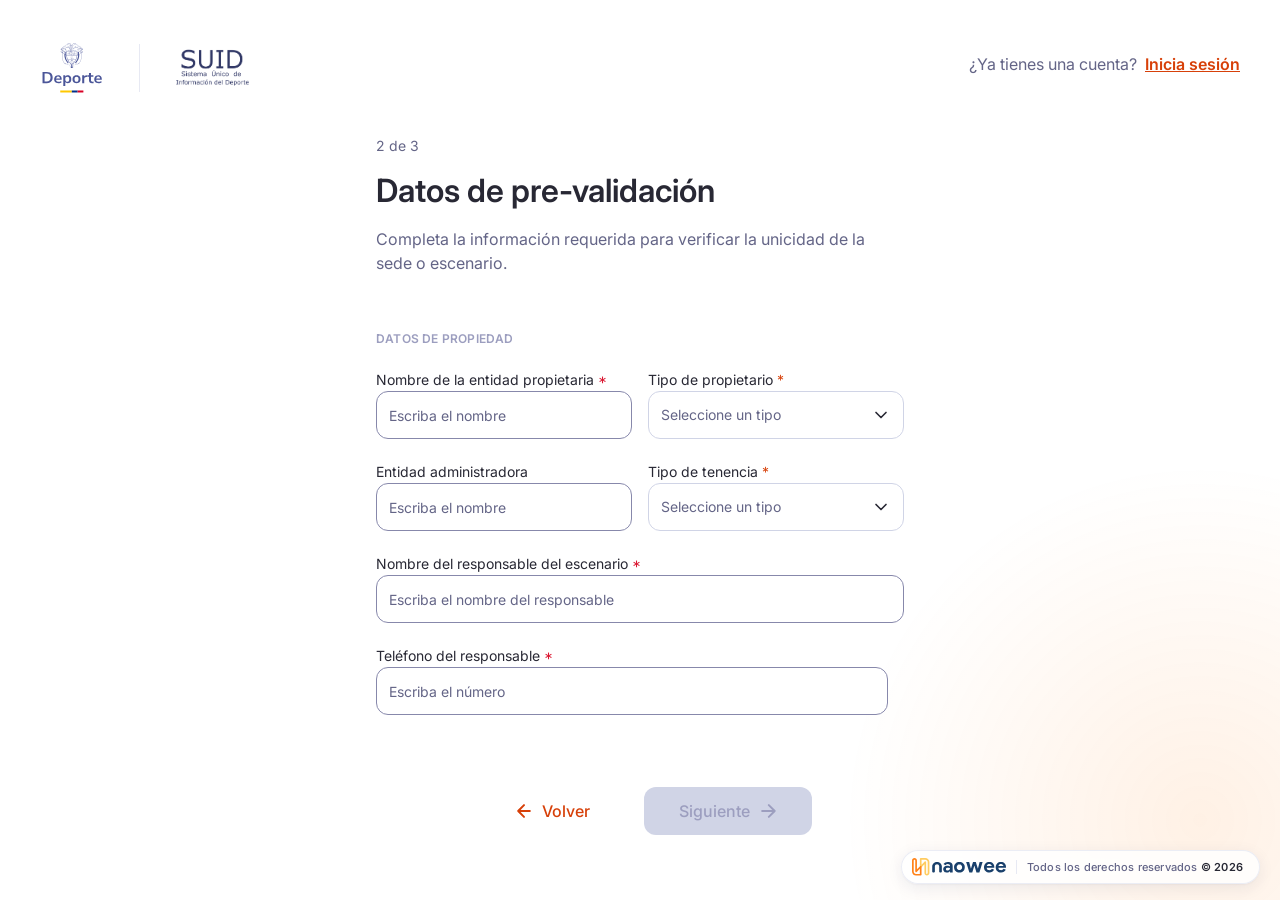
<file: escenario-06-registrar-propiedad.html>
<!DOCTYPE html>
<html lang="es">
<head>
<meta charset="UTF-8"/>
<meta name="viewport" content="width=device-width,initial-scale=1.0"/>
<title>SUID – Datos de propiedad (2/3)</title>
<link href="https://fonts.googleapis.com/css2?family=Inter:wght@400;500;600;700;800&display=swap" rel="stylesheet"/>
<link rel="stylesheet" href="shared/design-system.css"/>
<link rel="stylesheet" href="shared/wizard-shell.css"/>
<link rel="stylesheet" href="shared/transitions.css"/>
<style>
*{box-sizing:border-box;margin:0;padding:0}
body{
  font-family:var(--naowee-font-family,'Inter',sans-serif);
  background:var(--naowee-color-background-default,#fff);
  color:var(--naowee-color-text-primary,#282834);
  -webkit-font-smoothing:antialiased;
}

/* ═══ MAIN ═══ */
.auth-main{
  display:flex;align-items:flex-start;justify-content:center;
  padding:40px 24px 60px 24px;position:relative;z-index:1;
}

.wizard-form{width:100%;max-width:528px;display:flex;flex-direction:column;gap:72px}
.wizard-title-block{display:flex;flex-direction:column;gap:56px}

.wizard-heading{display:flex;flex-direction:column;gap:16px;align-items:flex-start}
.wizard-step{font-size:14px;line-height:18px;color:var(--naowee-color-text-secondary,#646587)}
.wizard-title{
  font-size:32px;font-weight:600;line-height:40px;letter-spacing:0;
  color:var(--naowee-color-text-primary,#282834);
}
.wizard-subtitle{font-size:16px;line-height:24px;color:var(--naowee-color-text-secondary,#646587)}

.wizard-fields{display:flex;flex-direction:column;gap:24px}
.wizard-fields__label{
  font-size:12px;font-weight:600;line-height:16px;letter-spacing:.2px;
  color:var(--naowee-color-text-disabled,#9c9ebf);
  text-transform:uppercase;
}
.wizard-row{display:flex;gap:16px}
.wizard-row > .naowee-textfield,
.wizard-row > .naowee-dropdown{flex:1;min-width:0}

/* ═══ FOOTER BUTTON GROUP (Volver + Siguiente, 344px fixed, centered) ═══ */
.wizard-footer{display:flex;justify-content:center}
.wizard-footer__group{display:flex;gap:8px;width:344px;max-width:100%}
.wizard-footer__group .naowee-btn{flex:1}

/* ═══ DATE PICKER POPOVER (custom positioning wrapper) ═══ */
.datepicker-wrap{position:relative;width:100%}
.datepicker-wrap .naowee-datepicker-field__input{cursor:pointer}
.datepicker-wrap .naowee-datepicker-field__value{text-align:left}
.datepicker-wrap .naowee-datepicker{
  position:absolute;
  top:calc(100% + 4px);
  left:0;
  background:var(--naowee-color-fill-primary,#fff);
  border:1px solid var(--naowee-color-border-default,#e7e9f3);
  border-radius:12px;
  box-shadow:0 8px 24px rgba(40,40,52,.12);
  z-index:30;
  width:412px;
  max-width:calc(100vw - 48px);
}
.datepicker-wrap:not(.datepicker-wrap--open) .naowee-datepicker{display:none}
/* Month selector clickable */
.datepicker-wrap .naowee-datepicker__month-selector{
  cursor:pointer;
  padding:0 8px;
  border-radius:8px;
  transition:background .15s;
}
.datepicker-wrap .naowee-datepicker__month-selector:hover{
  background:var(--naowee-color-interactive-fill-mute-hover,#FFEDC7);
}

/* Responsive */
@media(max-width:640px){
  .wizard-title{font-size:24px;line-height:32px}
  .wizard-row{flex-direction:column}
  .wizard-footer__group{width:100%}
  .wizard-form{gap:48px}
}
</style>
</head>
<body>

<div class="auth-shell">

  <!-- ═══ HEADER ═══ -->
  <header class="auth-header">
    <div class="auth-header__logos">
      <img src="shared/logos/ministerio.svg" alt="Ministerio del Deporte Colombia" class="logo-ministerio"/>
      <div class="logo-sep"></div>
      <img src="shared/logos/suid.png" alt="SUID — Sistema Único de Información del Deporte" class="logo-suid"/>
    </div>
    <div class="auth-header__actions">
      ¿Ya tienes una cuenta? <a href="escenario-01-login.html" data-wizard-nav="escenario-01-login.html">Inicia sesión</a>
    </div>
  </header>

  <!-- ═══ MAIN ═══ -->
  <main class="auth-main">
    <form class="wizard-form" id="propiedadForm" novalidate>

      <div class="wizard-title-block">

        <div class="wizard-heading">
          <span class="wizard-step">2 de 3</span>
          <h1 class="wizard-title">Datos de pre-validación</h1>
          <p class="wizard-subtitle">Completa la información requerida para verificar la unicidad de la sede o escenario.</p>
        </div>

        <div class="wizard-fields">

          <div class="wizard-fields__label">DATOS DE PROPIEDAD</div>

          <!-- Row 1: Entidad propietaria + Tipo de propietario -->
          <div class="wizard-row">

            <div class="naowee-textfield" id="fldEntidad">
              <label class="naowee-textfield__label naowee-textfield__label--required" for="entidad">Nombre de la entidad propietaria</label>
              <div class="naowee-textfield__input-wrap">
                <input
                  type="text"
                  id="entidad"
                  name="entidad"
                  class="naowee-textfield__input"
                  placeholder="Escriba el nombre"
                  autocomplete="off"
                  required
                />
              </div>
              <div class="naowee-helper naowee-helper--negative" id="helpEntidad" hidden>
                <div class="naowee-helper__text">
                  <span class="naowee-helper__badge"><svg viewBox="0 0 12 12" fill="none"><line x1="3" y1="6" x2="9" y2="6" stroke="#fff" stroke-width="2" stroke-linecap="round"/></svg></span>
                  Este campo es obligatorio
                </div>
              </div>
            </div>

            <div class="naowee-dropdown" id="propietarioDD">
              <label class="naowee-dropdown__label" for="propietarioTrigger">Tipo de propietario <span style="color:var(--naowee-color-text-accent,#d74009)">*</span></label>
              <button type="button" class="naowee-dropdown__trigger" id="propietarioTrigger" aria-haspopup="listbox" aria-expanded="false">
                <span class="naowee-dropdown__placeholder" id="propietarioValue">Seleccione un tipo</span>
                <span class="naowee-dropdown__controls">
                  <span class="naowee-dropdown__chevron">
                    <svg width="20" height="20" viewBox="0 0 24 24" fill="none" stroke="currentColor" stroke-width="2" stroke-linecap="round" stroke-linejoin="round"><path d="m6 9 6 6 6-6"/></svg>
                  </span>
                </span>
              </button>
              <div class="naowee-dropdown__menu" role="listbox" id="propietarioMenu"></div>
              <div class="naowee-helper naowee-helper--negative" id="helpPropietario" hidden>
                <div class="naowee-helper__text">
                  <span class="naowee-helper__badge"><svg viewBox="0 0 12 12" fill="none"><line x1="3" y1="6" x2="9" y2="6" stroke="#fff" stroke-width="2" stroke-linecap="round"/></svg></span>
                  Este campo es obligatorio
                </div>
              </div>
            </div>

          </div>

          <!-- Row 2: Entidad administradora + Tipo de tenencia -->
          <div class="wizard-row">

            <div class="naowee-textfield" id="fldAdministradora">
              <label class="naowee-textfield__label" for="administradora">Entidad administradora</label>
              <div class="naowee-textfield__input-wrap">
                <input
                  type="text"
                  id="administradora"
                  name="administradora"
                  class="naowee-textfield__input"
                  placeholder="Escriba el nombre"
                  autocomplete="off"
                />
              </div>
            </div>

            <div class="naowee-dropdown" id="tenenciaDD">
              <label class="naowee-dropdown__label" for="tenenciaTrigger">Tipo de tenencia <span style="color:var(--naowee-color-text-accent,#d74009)">*</span></label>
              <button type="button" class="naowee-dropdown__trigger" id="tenenciaTrigger" aria-haspopup="listbox" aria-expanded="false">
                <span class="naowee-dropdown__placeholder" id="tenenciaValue">Seleccione un tipo</span>
                <span class="naowee-dropdown__controls">
                  <span class="naowee-dropdown__chevron">
                    <svg width="20" height="20" viewBox="0 0 24 24" fill="none" stroke="currentColor" stroke-width="2" stroke-linecap="round" stroke-linejoin="round"><path d="m6 9 6 6 6-6"/></svg>
                  </span>
                </span>
              </button>
              <div class="naowee-dropdown__menu" role="listbox" id="tenenciaMenu"></div>
              <div class="naowee-helper naowee-helper--negative" id="helpTenencia" hidden>
                <div class="naowee-helper__text">
                  <span class="naowee-helper__badge"><svg viewBox="0 0 12 12" fill="none"><line x1="3" y1="6" x2="9" y2="6" stroke="#fff" stroke-width="2" stroke-linecap="round"/></svg></span>
                  Este campo es obligatorio
                </div>
              </div>
            </div>

          </div>

          <!-- Conditional: Fecha de vencimiento (usa .naowee-datepicker-field + .naowee-datepicker del DS) -->
          <div class="naowee-datepicker-field datepicker-wrap" id="fldVencimiento" style="display:none">
            <label class="naowee-textfield__label naowee-textfield__label--required" for="vencimientoTrigger">Fecha de vencimiento del contrato</label>
            <button type="button" class="naowee-datepicker-field__input" id="vencimientoTrigger" aria-haspopup="dialog" aria-expanded="false">
              <span class="naowee-datepicker-field__icon">
                <svg width="24" height="24" viewBox="0 0 24 24" fill="none" stroke="currentColor" stroke-width="1.5" stroke-linecap="round" stroke-linejoin="round"><rect x="3" y="4" width="18" height="18" rx="2"/><path d="M16 2v4M8 2v4M3 10h18"/></svg>
              </span>
              <span class="naowee-datepicker-field__value" id="vencimientoValue" style="color:var(--naowee-color-text-secondary,#646587)">Selecciona una fecha</span>
              <span class="naowee-datepicker-field__controls">
                <span class="naowee-datepicker-field__chevron">
                  <svg width="20" height="20" viewBox="0 0 24 24" fill="none" stroke="currentColor" stroke-width="2" stroke-linecap="round" stroke-linejoin="round"><path d="m6 9 6 6 6-6"/></svg>
                </span>
              </span>
            </button>

            <!-- Date picker popover (calendar) -->
            <div class="naowee-datepicker" id="vencimientoCal">
              <div class="naowee-datepicker__calendar" id="calCalendar"></div>
            </div>

            <div class="naowee-helper naowee-helper--negative" id="helpVencimiento" hidden>
              <div class="naowee-helper__text">
                <span class="naowee-helper__badge"><svg viewBox="0 0 12 12" fill="none"><line x1="3" y1="6" x2="9" y2="6" stroke="#fff" stroke-width="2" stroke-linecap="round"/></svg></span>
                Este campo es obligatorio
              </div>
            </div>
          </div>

          <!-- Row 3: Nombre del responsable (full width) -->
          <div class="naowee-textfield" id="fldResponsable">
            <label class="naowee-textfield__label naowee-textfield__label--required" for="responsable">Nombre del responsable del escenario</label>
            <div class="naowee-textfield__input-wrap">
              <input
                type="text"
                id="responsable"
                name="responsable"
                class="naowee-textfield__input"
                placeholder="Escriba el nombre del responsable"
                autocomplete="name"
                required
              />
            </div>
            <div class="naowee-helper naowee-helper--negative" id="helpResponsable" hidden>
              <div class="naowee-helper__text">
                <span class="naowee-helper__badge"><svg viewBox="0 0 12 12" fill="none"><line x1="3" y1="6" x2="9" y2="6" stroke="#fff" stroke-width="2" stroke-linecap="round"/></svg></span>
                Este campo es obligatorio
              </div>
            </div>
          </div>

          <!-- Row 4: Teléfono (half width) -->
          <div class="wizard-row">
            <div class="naowee-textfield" id="fldTelefono">
              <label class="naowee-textfield__label naowee-textfield__label--required" for="telefono">Teléfono del responsable</label>
              <div class="naowee-textfield__input-wrap">
                <input
                  type="tel"
                  id="telefono"
                  name="telefono"
                  class="naowee-textfield__input"
                  placeholder="Escriba el número"
                  inputmode="numeric"
                  pattern="[0-9]{10}"
                  maxlength="10"
                  autocomplete="tel"
                  required
                />
              </div>
              <div class="naowee-helper naowee-helper--negative" id="helpTelefono" hidden>
                <div class="naowee-helper__text">
                  <span class="naowee-helper__badge"><svg viewBox="0 0 12 12" fill="none"><line x1="3" y1="6" x2="9" y2="6" stroke="#fff" stroke-width="2" stroke-linecap="round"/></svg></span>
                  Este campo es obligatorio
                </div>
              </div>
            </div>
            <!-- Empty spacer for grid alignment -->
            <div></div>
          </div>

        </div>
      </div>

      <!-- Footer buttons -->
      <div class="wizard-footer">
        <div class="wizard-footer__group">
          <button
            type="button"
            class="naowee-btn naowee-btn--mute naowee-btn--large"
            data-wizard-nav="escenario-05-registrar-georreferenciacion.html"
          >
            <svg viewBox="0 0 24 24" fill="none" stroke="currentColor" stroke-width="2.4" stroke-linecap="round" stroke-linejoin="round"><path d="m12 19-7-7 7-7M19 12H5"/></svg>
            Volver
          </button>
          <button
            type="submit"
            class="naowee-btn naowee-btn--loud naowee-btn--large"
            id="siguienteBtn"
            disabled
          >
            Siguiente
            <svg viewBox="0 0 24 24" fill="none" stroke="currentColor" stroke-width="2.4" stroke-linecap="round" stroke-linejoin="round"><path d="M5 12h14M13 5l7 7-7 7"/></svg>
          </button>
        </div>
      </div>

    </form>
  </main>
</div>

<script>
/* ═══════════════════════════════════════════════════════════════
   STATE
   ═══════════════════════════════════════════════════════════════ */
const state = {
  entidad: '',
  propietario: '',
  administradora: '',
  tenencia: '',
  vencimiento: '',
  responsable: '',
  telefono: ''
};

/* Helper utilities */
function showHelperError(helperId, fieldId){
  const el = document.getElementById(helperId);
  if(el) el.hidden = false;
  if(fieldId){
    const f = document.getElementById(fieldId);
    if(f) f.classList.add('naowee-textfield--error','naowee-dropdown--error');
  }
}
function hideHelperError(helperId, fieldId){
  const el = document.getElementById(helperId);
  if(el) el.hidden = true;
  if(fieldId){
    const f = document.getElementById(fieldId);
    if(f) f.classList.remove('naowee-textfield--error','naowee-dropdown--error');
  }
}

/* ═══════════════════════════════════════════════════════════════
   DROPDOWN (usa .naowee-dropdown del DS)
   ═══════════════════════════════════════════════════════════════ */
const _triggerWired = new WeakSet();

function initDropdown(ddId, options, onSelect){
  const dd = document.getElementById(ddId);
  const trigger = dd.querySelector('.naowee-dropdown__trigger');
  const menu = dd.querySelector('.naowee-dropdown__menu');
  const valueSpan = dd.querySelector('.naowee-dropdown__placeholder, .naowee-dropdown__value');

  menu.innerHTML = '';
  options.forEach(opt => {
    const el = document.createElement('div');
    el.className = 'naowee-dropdown__option';
    el.setAttribute('role','option');
    el.textContent = opt;
    el.addEventListener('click', () => {
      valueSpan.textContent = opt;
      valueSpan.className = 'naowee-dropdown__value';
      menu.querySelectorAll('.naowee-dropdown__option--selected').forEach(o => o.classList.remove('naowee-dropdown__option--selected'));
      el.classList.add('naowee-dropdown__option--selected');
      dd.classList.remove('naowee-dropdown--open');
      trigger.setAttribute('aria-expanded','false');
      onSelect(opt);
    });
    menu.appendChild(el);
  });

  if(!_triggerWired.has(trigger)){
    _triggerWired.add(trigger);
    trigger.addEventListener('click', (e) => {
      if(dd.classList.contains('naowee-dropdown--disabled')) return;
      e.stopPropagation();
      document.querySelectorAll('.naowee-dropdown--open').forEach(o => {
        if(o !== dd) o.classList.remove('naowee-dropdown--open');
      });
      dd.classList.toggle('naowee-dropdown--open');
      trigger.setAttribute('aria-expanded', dd.classList.contains('naowee-dropdown--open') ? 'true' : 'false');
    });
  }
}

// Close dropdowns when clicking outside
document.addEventListener('click', (e) => {
  if(!e.target.closest('.naowee-dropdown')){
    document.querySelectorAll('.naowee-dropdown--open').forEach(dd => {
      dd.classList.remove('naowee-dropdown--open');
      dd.querySelector('.naowee-dropdown__trigger')?.setAttribute('aria-expanded','false');
    });
  }
});

/* ═══════════════════════════════════════════════════════════════
   DROPDOWN DATA (del CSV de registro de escenarios)
   ═══════════════════════════════════════════════════════════════ */
const TIPOS_PROPIETARIO = [
  'Ente territorial (municipio/departamento)',
  'Entidad deportiva',
  'Privado',
  'Comunidad',
  'Otro'
];

const TIPOS_TENENCIA = [
  'Propiedad',
  'Comodato',
  'Arrendamiento',
  'Concesión',
  'Otro'
];

const TENENCIAS_CON_VENCIMIENTO = new Set(['Comodato','Arrendamiento','Concesión']);

initDropdown('propietarioDD', TIPOS_PROPIETARIO, (val) => {
  state.propietario = val;
  hideHelperError('helpPropietario','propietarioDD');
  validate();
});

const fldVencimiento = document.getElementById('fldVencimiento');

initDropdown('tenenciaDD', TIPOS_TENENCIA, (val) => {
  state.tenencia = val;
  hideHelperError('helpTenencia','tenenciaDD');
  // Conditional field logic
  if(TENENCIAS_CON_VENCIMIENTO.has(val)){
    fldVencimiento.style.display = '';
  } else {
    fldVencimiento.style.display = 'none';
    state.vencimiento = '';
    // Reset visual
    const vv = document.getElementById('vencimientoValue');
    vv.textContent = 'Selecciona una fecha';
    vv.style.color = 'var(--naowee-color-text-secondary,#646587)';
    hideHelperError('helpVencimiento');
  }
  validate();
});

/* ═══════════════════════════════════════════════════════════════
   DATE PICKER (usa .naowee-datepicker del DS)
   3 views: days, months, years
   ═══════════════════════════════════════════════════════════════ */
const MONTH_NAMES = ['Enero','Febrero','Marzo','Abril','Mayo','Junio','Julio','Agosto','Septiembre','Octubre','Noviembre','Diciembre'];
const WEEKDAYS = ['Lun','Mar','Mié','Jue','Vie','Sab','Dom'];

const cal = {
  year: new Date().getFullYear(),
  month: new Date().getMonth(),
  view: 'days' // 'days' | 'months' | 'years'
};

const calCalendar = document.getElementById('calCalendar');

function renderCalendar(){
  const chevL = '<svg viewBox="0 0 24 24" fill="none" stroke="currentColor" stroke-width="2" stroke-linecap="round" stroke-linejoin="round"><path d="m15 18-6-6 6-6"/></svg>';
  const chevR = '<svg viewBox="0 0 24 24" fill="none" stroke="currentColor" stroke-width="2" stroke-linecap="round" stroke-linejoin="round"><path d="m9 18 6-6-6-6"/></svg>';
  const chevDown = '<svg viewBox="0 0 24 24" fill="none" stroke="currentColor" stroke-width="2" stroke-linecap="round" stroke-linejoin="round"><path d="m6 9 6 6 6-6"/></svg>';
  const chevUp = '<svg viewBox="0 0 24 24" fill="none" stroke="currentColor" stroke-width="2" stroke-linecap="round" stroke-linejoin="round"><path d="m6 15 6-6 6 6"/></svg>';

  const headerChev = cal.view === 'days' ? chevDown : chevUp;
  const headerTitle = cal.view === 'years' ? cal.year : (MONTH_NAMES[cal.month] + ' de ' + cal.year);

  let html = '<div class="naowee-datepicker__header">';
  html += '<div class="naowee-datepicker__month-selector" data-action="toggle-view"><span class="naowee-datepicker__month">' + headerTitle + '</span><span class="naowee-datepicker__month-chevron">' + headerChev + '</span></div>';
  html += '<div class="naowee-datepicker__controls">';
  html += '<button type="button" class="naowee-datepicker__nav" data-action="nav-prev" aria-label="Anterior">' + chevL + '</button>';
  html += '<button type="button" class="naowee-datepicker__nav" data-action="nav-next" aria-label="Siguiente">' + chevR + '</button>';
  html += '</div>';
  html += '</div>';

  if(cal.view === 'months'){
    html += '<div class="naowee-datepicker__month-grid">';
    MONTH_NAMES.forEach((m, i) => {
      const sel = i === cal.month ? ' naowee-datepicker__month-item--selected' : '';
      html += '<button type="button" class="naowee-datepicker__month-item' + sel + '" data-action="pick-month" data-month="' + i + '">' + m + '</button>';
    });
    html += '</div>';
  } else if(cal.view === 'years'){
    const startY = cal.year - (cal.year % 12);
    html += '<div class="naowee-datepicker__month-grid">';
    for(let yi = 0; yi < 12; yi++){
      const y = startY + yi;
      const sel = y === cal.year ? ' naowee-datepicker__month-item--selected' : '';
      html += '<button type="button" class="naowee-datepicker__month-item' + sel + '" data-action="pick-year" data-year="' + y + '">' + y + '</button>';
    }
    html += '</div>';
  } else {
    // days grid
    const daysInMonth = new Date(cal.year, cal.month + 1, 0).getDate();
    const firstDay = new Date(cal.year, cal.month, 1).getDay();
    const startOffset = firstDay === 0 ? 6 : firstDay - 1; // Monday = 0
    const prevMonthDays = new Date(cal.year, cal.month, 0).getDate();

    const all = [];
    for(let pi = startOffset - 1; pi >= 0; pi--) all.push({d: prevMonthDays - pi, other: true});
    for(let ci = 1; ci <= daysInMonth; ci++) all.push({d: ci, other: false});
    const remaining = 42 - all.length;
    for(let ni = 1; ni <= remaining; ni++) all.push({d: ni, other: true});

    let wkHtml = '<div class="naowee-datepicker__week">';
    WEEKDAYS.forEach(w => wkHtml += '<span class="naowee-datepicker__weekday">' + w + '</span>');
    wkHtml += '</div>';

    const today = new Date();
    const minDate = new Date(today.getFullYear(), today.getMonth(), today.getDate());

    let weeksHtml = '';
    for(let w = 0; w < 6; w++){
      weeksHtml += '<div class="naowee-datepicker__week">';
      for(let di = 0; di < 7; di++){
        const cell = all[w * 7 + di];
        let cls = 'naowee-datepicker__day';
        let disabled = false;
        if(cell.other){
          cls += ' naowee-datepicker__day--other-month';
          disabled = true;
        } else {
          const cellDate = new Date(cal.year, cal.month, cell.d);
          if(cellDate < minDate){
            cls += ' naowee-datepicker__day--disabled';
            disabled = true;
          }
          if(cell.d === today.getDate() && cal.month === today.getMonth() && cal.year === today.getFullYear()){
            cls += ' naowee-datepicker__day--today';
          }
          if(state.vencimiento === formatDate(cellDate)){
            cls += ' naowee-datepicker__day--selected';
          }
        }
        const dataAttr = disabled ? '' : ' data-action="pick-day" data-day="' + cell.d + '"';
        weeksHtml += '<button type="button" class="' + cls + '"' + dataAttr + '>' + cell.d + '</button>';
      }
      weeksHtml += '</div>';
    }
    html += '<div class="naowee-datepicker__content">' + wkHtml + weeksHtml + '</div>';
  }

  calCalendar.innerHTML = html;
}

function formatDate(d){
  return d.getFullYear() + '-' + String(d.getMonth()+1).padStart(2,'0') + '-' + String(d.getDate()).padStart(2,'0');
}
function formatDateDisplay(d){
  return String(d.getDate()).padStart(2,'0') + ' ' + MONTH_NAMES[d.getMonth()].toLowerCase() + ' ' + d.getFullYear();
}

const datepickerWrap = document.getElementById('fldVencimiento');
const vencimientoTrigger = document.getElementById('vencimientoTrigger');

function openDatepicker(){
  cal.view = 'days';
  renderCalendar();
  datepickerWrap.classList.add('datepicker-wrap--open');
  vencimientoTrigger.setAttribute('aria-expanded','true');
}
function closeDatepicker(){
  datepickerWrap.classList.remove('datepicker-wrap--open');
  vencimientoTrigger.setAttribute('aria-expanded','false');
}

// Delegate calendar clicks (actions via data-action)
calCalendar.addEventListener('click', (e) => {
  e.stopPropagation();
  const target = e.target.closest('[data-action]');
  if(!target) return;
  const action = target.dataset.action;

  if(action === 'toggle-view'){
    cal.view = cal.view === 'days' ? 'months' : cal.view === 'months' ? 'years' : 'days';
    renderCalendar();
  } else if(action === 'nav-prev' || action === 'nav-next'){
    const delta = action === 'nav-prev' ? -1 : 1;
    if(cal.view === 'days'){
      cal.month += delta;
      if(cal.month > 11){ cal.month = 0; cal.year++; }
      if(cal.month < 0){ cal.month = 11; cal.year--; }
    } else if(cal.view === 'months'){
      cal.year += delta;
    } else {
      cal.year += delta * 12;
    }
    renderCalendar();
  } else if(action === 'pick-month'){
    cal.month = parseInt(target.dataset.month);
    cal.view = 'days';
    renderCalendar();
  } else if(action === 'pick-year'){
    cal.year = parseInt(target.dataset.year);
    cal.view = 'months';
    renderCalendar();
  } else if(action === 'pick-day'){
    const d = parseInt(target.dataset.day);
    const picked = new Date(cal.year, cal.month, d);
    state.vencimiento = formatDate(picked);
    const vv = document.getElementById('vencimientoValue');
    vv.textContent = formatDateDisplay(picked);
    vv.style.color = 'var(--naowee-color-text-primary,#282834)';
    hideHelperError('helpVencimiento');
    closeDatepicker();
    validate();
  }
});

vencimientoTrigger.addEventListener('click', (e) => {
  e.stopPropagation();
  if(datepickerWrap.classList.contains('datepicker-wrap--open')){
    closeDatepicker();
  } else {
    openDatepicker();
  }
});

// Close when clicking outside
document.addEventListener('click', (e) => {
  if(!e.target.closest('#fldVencimiento')){
    closeDatepicker();
  }
});

/* ═══════════════════════════════════════════════════════════════
   TEXT FIELDS — validation per type
   ═══════════════════════════════════════════════════════════════ */

// Entidad propietaria: text required
const entidadInput = document.getElementById('entidad');
entidadInput.addEventListener('input', (e) => {
  state.entidad = e.target.value.trim();
  if(state.entidad.length >= 3){ hideHelperError('helpEntidad','fldEntidad'); }
  validate();
});
entidadInput.addEventListener('blur', () => {
  if(!state.entidad){ showHelperError('helpEntidad','fldEntidad'); }
});

// Administradora: optional
document.getElementById('administradora').addEventListener('input', (e) => {
  state.administradora = e.target.value.trim();
});

// Responsable: solo letras y tildes (según CSV)
const responsableInput = document.getElementById('responsable');
const fldResponsable = document.getElementById('fldResponsable');
const NAME_REGEX = /^[A-Za-zÁÉÍÓÚáéíóúÑñÜü\s]+$/;
responsableInput.addEventListener('input', (e) => {
  // Filter non-letters in real time
  const cleaned = e.target.value.replace(/[^A-Za-zÁÉÍÓÚáéíóúÑñÜü\s]/g,'');
  if(cleaned !== e.target.value) e.target.value = cleaned;
  state.responsable = cleaned.trim();
  if(state.responsable && state.responsable.length < 3){
    fldResponsable.classList.add('naowee-textfield--caution');
  } else {
    fldResponsable.classList.remove('naowee-textfield--caution');
  }
  if(state.responsable.length >= 3){
    hideHelperError('helpResponsable','fldResponsable');
  }
  validate();
});
responsableInput.addEventListener('blur', () => {
  if(!state.responsable){ showHelperError('helpResponsable','fldResponsable'); }
});

// Teléfono: exactamente 10 dígitos, numeric only
const telefonoInput = document.getElementById('telefono');
const fldTelefono = document.getElementById('fldTelefono');
telefonoInput.addEventListener('input', (e) => {
  const cleaned = e.target.value.replace(/\D/g,'').slice(0,10);
  if(cleaned !== e.target.value) e.target.value = cleaned;
  state.telefono = cleaned;
  if(state.telefono && state.telefono.length < 10){
    fldTelefono.classList.add('naowee-textfield--caution');
  } else if(state.telefono.length === 10){
    fldTelefono.classList.remove('naowee-textfield--caution');
    fldTelefono.classList.add('naowee-textfield--validated');
    hideHelperError('helpTelefono','fldTelefono');
  } else {
    fldTelefono.classList.remove('naowee-textfield--caution','naowee-textfield--validated');
  }
  validate();
});
telefonoInput.addEventListener('keypress', (e) => {
  if(!/[0-9]/.test(e.key) && e.key.length === 1){ e.preventDefault(); }
});
telefonoInput.addEventListener('blur', () => {
  if(!state.telefono){ showHelperError('helpTelefono','fldTelefono'); }
});

/* ═══════════════════════════════════════════════════════════════
   VALIDATE
   ═══════════════════════════════════════════════════════════════ */
const siguienteBtn = document.getElementById('siguienteBtn');
function validate(){
  const conditionalOk = TENENCIAS_CON_VENCIMIENTO.has(state.tenencia)
    ? !!state.vencimiento
    : true;

  const ok = state.entidad.length >= 3
    && state.propietario
    && state.tenencia
    && conditionalOk
    && state.responsable.length >= 3
    && NAME_REGEX.test(state.responsable)
    && state.telefono.length === 10;

  siguienteBtn.disabled = !ok;
}

/* ═══════════════════════════════════════════════════════════════
   SUBMIT
   ═══════════════════════════════════════════════════════════════ */
function validateAllRequired(){
  let firstInvalid = null;
  if(!state.entidad){ showHelperError('helpEntidad','fldEntidad'); firstInvalid ||= entidadInput; }
  if(!state.propietario){ showHelperError('helpPropietario','propietarioDD'); firstInvalid ||= document.getElementById('propietarioTrigger'); }
  if(!state.tenencia){ showHelperError('helpTenencia','tenenciaDD'); firstInvalid ||= document.getElementById('tenenciaTrigger'); }
  if(TENENCIAS_CON_VENCIMIENTO.has(state.tenencia) && !state.vencimiento){
    showHelperError('helpVencimiento');
    firstInvalid ||= vencimientoTrigger;
  }
  if(!state.responsable){ showHelperError('helpResponsable','fldResponsable'); firstInvalid ||= responsableInput; }
  if(state.telefono.length !== 10){ showHelperError('helpTelefono','fldTelefono'); firstInvalid ||= telefonoInput; }
  if(firstInvalid && firstInvalid.focus){
    firstInvalid.focus();
    firstInvalid.scrollIntoView?.({block:'center',behavior:'smooth'});
  }
  return !firstInvalid;
}

document.getElementById('propiedadForm').addEventListener('submit', (e) => {
  e.preventDefault();
  if(!validateAllRequired()) return;
  const url = 'escenario-07-registrar-exito.html';
  if(window.wizardNavigate){
    window.wizardNavigate(url);
  } else {
    window.location.href = url;
  }
});
</script>
<script src="shared/wizard-shell.js"></script>
<script src="shared/transitions.js"></script>

<!-- Footer flotante Naowee -->
<div class="naowee-floating-footer" role="contentinfo" aria-label="Pie de página Naowee">
  <img src="shared/logos/naowee.svg" alt="Naowee" class="naowee-floating-footer__logo"/>
  <div class="naowee-floating-footer__sep"></div>
  <span class="naowee-floating-footer__text">Todos los derechos reservados <strong>&copy; 2026</strong></span>
</div>

</body>
</html>
</file>
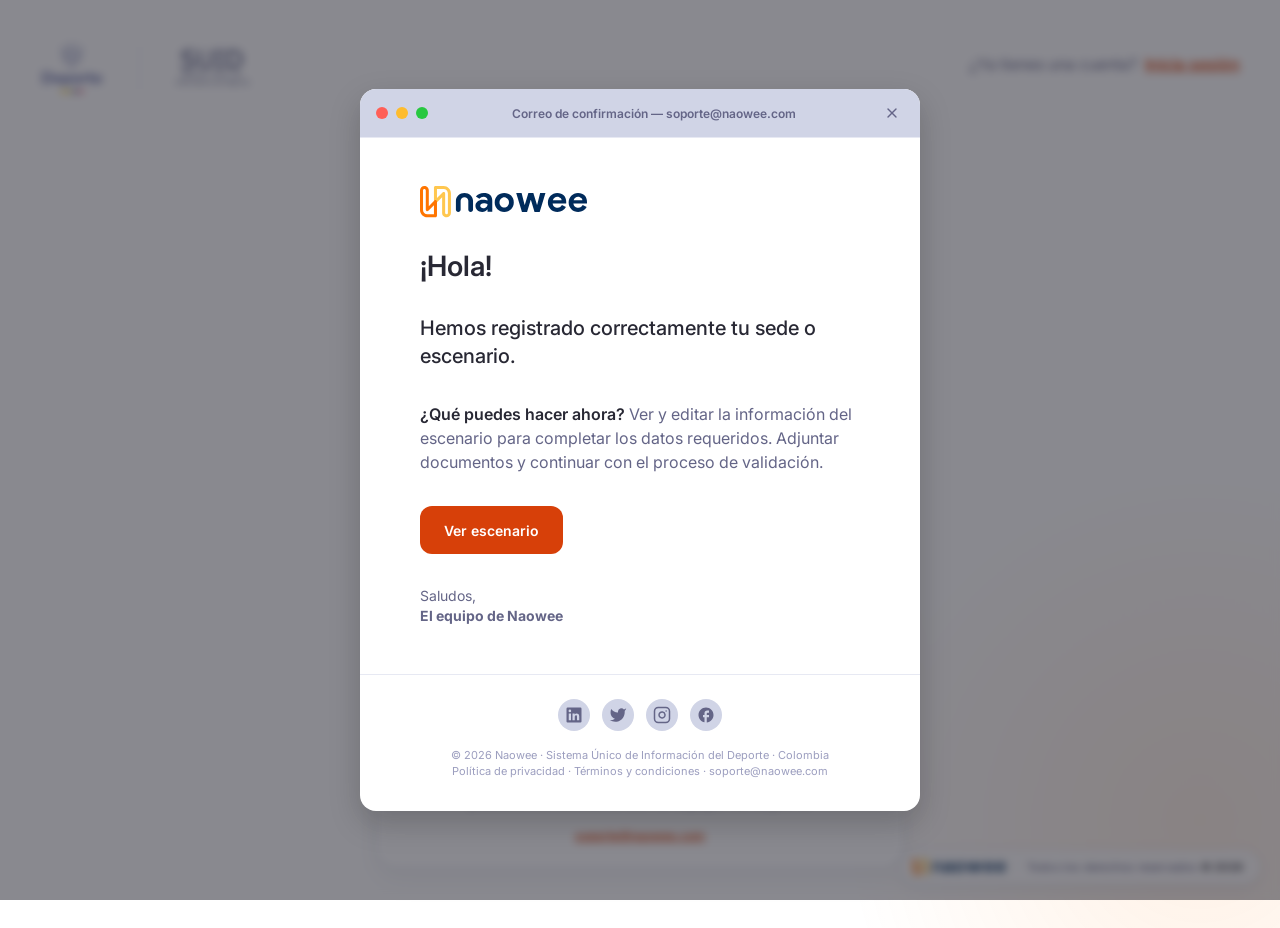
<file: escenario-07-registrar-exito.html>
<!DOCTYPE html>
<html lang="es">
<head>
<meta charset="UTF-8"/>
<meta name="viewport" content="width=device-width,initial-scale=1.0"/>
<title>SUID – ¡Registro completado!</title>
<link href="https://fonts.googleapis.com/css2?family=Inter:wght@400;500;600;700;800&display=swap" rel="stylesheet"/>
<link rel="stylesheet" href="shared/design-system.css"/>
<link rel="stylesheet" href="shared/wizard-shell.css"/>
<link rel="stylesheet" href="shared/transitions.css"/>
<style>
*{box-sizing:border-box;margin:0;padding:0}
body{
  font-family:var(--naowee-font-family,'Inter',sans-serif);
  background:var(--naowee-color-background-default,#fff);
  color:var(--naowee-color-text-primary,#282834);
  -webkit-font-smoothing:antialiased;
}

/* ═══ CONFETTI CANVAS (full screen overlay) ═══ */
#confettiCanvas{
  position:fixed;top:0;left:0;width:100%;height:100%;
  pointer-events:none;z-index:50;
}

/* ═══ EMAIL TEMPLATE MODAL (intermediate step) ═══ */
.email-modal-overlay{
  position:fixed;inset:0;z-index:100;
  background:rgba(40,40,52,.55);
  backdrop-filter:blur(4px);
  display:flex;align-items:center;justify-content:center;
  padding:24px;
  opacity:0;pointer-events:none;
  transition:opacity .35s ease;
}
.email-modal-overlay.show{opacity:1;pointer-events:auto}

.email-card{
  width:560px;max-width:100%;
  background:#fff;border-radius:16px;
  box-shadow:0 12px 32px rgba(0,0,0,.2);
  overflow:hidden;
  max-height:calc(100vh - 48px);
  display:flex;flex-direction:column;
  transform:scale(.94) translateY(20px);opacity:0;
  transition:transform .4s cubic-bezier(.175,.885,.32,1.275), opacity .3s ease;
}
.email-modal-overlay.show .email-card{
  transform:scale(1) translateY(0);opacity:1;
}

/* Email header (mock Gmail-style browser bar) */
.email-toolbar{
  display:flex;align-items:center;gap:8px;
  padding:12px 16px;
  border-bottom:1px solid var(--naowee-color-border-default,#e7e9f3);
  background:var(--naowee-color-fill-secondary,#f5f6fa);
  flex-shrink:0;
}
.email-toolbar__dot{width:12px;height:12px;border-radius:50%}
.email-toolbar__dot--r{background:#ff5f57}
.email-toolbar__dot--y{background:#febc2e}
.email-toolbar__dot--g{background:#28c840}
.email-toolbar__title{
  flex:1;text-align:center;font-size:12px;font-weight:600;
  color:var(--naowee-color-text-secondary,#646587);
}
.email-close{
  background:transparent;border:none;cursor:pointer;
  width:24px;height:24px;border-radius:6px;
  display:flex;align-items:center;justify-content:center;
  color:var(--naowee-color-text-secondary,#646587);
  transition:background .15s;
}
.email-close:hover{background:var(--naowee-color-interactive-fill-mute-hover,#FFEDC7);color:var(--naowee-color-text-accent,#d74009)}
.email-close svg{width:16px;height:16px}

/* Email body (scrollable) */
.email-body{
  padding:48px 60px;
  display:flex;flex-direction:column;gap:32px;
  overflow-y:auto;
}

.email-logo img{height:32px;width:auto;display:block}

.email-greeting{
  font-size:28px;font-weight:600;line-height:32px;
  color:var(--naowee-color-text-primary,#282834);
}
.email-success-msg{
  font-size:20px;font-weight:500;line-height:28px;
  color:var(--naowee-color-text-primary,#282834);
}
.email-description{
  font-size:16px;line-height:24px;
  color:var(--naowee-color-text-secondary,#646587);
}
.email-description strong{color:var(--naowee-color-text-primary,#282834);font-weight:600}

.email-cta{
  display:inline-flex;align-items:center;justify-content:center;
  height:48px;padding:0 24px;
  background:var(--naowee-color-interactive-fill-loud-idle,#d74009);
  color:#fff;text-decoration:none;
  border-radius:12px;
  font-family:'Inter',sans-serif;
  font-size:14px;font-weight:600;
  border:none;cursor:pointer;
  align-self:flex-start;
  transition:background .15s;
}
.email-cta:hover{background:var(--naowee-color-interactive-fill-loud-hover,#b03507)}

.email-closing{
  font-size:14px;line-height:20px;
  color:var(--naowee-color-text-secondary,#646587);
}

/* Email footer with social icons */
.email-footer{
  padding:24px 60px 32px;
  border-top:1px solid var(--naowee-color-border-default,#e7e9f3);
  display:flex;flex-direction:column;gap:16px;align-items:center;
}
.email-socials{display:flex;gap:12px;align-items:center}
.email-social{
  width:32px;height:32px;border-radius:50%;
  display:flex;align-items:center;justify-content:center;
  background:var(--naowee-color-fill-secondary,#f5f6fa);
  color:var(--naowee-color-text-secondary,#646587);
  text-decoration:none;transition:background .15s,color .15s;
}
.email-social:hover{background:var(--naowee-color-interactive-fill-quiet-idle,#FFEDC7);color:var(--naowee-color-text-accent,#d74009)}
.email-social svg{width:18px;height:18px}
.email-footer-text{
  font-size:11px;line-height:16px;text-align:center;
  color:var(--naowee-color-text-disabled,#9c9ebf);
}

@media(max-width:640px){
  .email-body{padding:32px 24px}
  .email-footer{padding:20px 24px 24px}
  .email-greeting{font-size:22px;line-height:28px}
  .email-success-msg{font-size:17px;line-height:24px}
}

/* ═══ MAIN ═══ */
.auth-main{
  display:flex;align-items:flex-start;justify-content:center;
  padding:40px 24px 60px 24px;position:relative;z-index:1;
}

/* ═══ SUCCESS CARD ═══ */
.success-card{
  width:100%;max-width:528px;
  background:var(--naowee-color-surface-primary-idle,#fff);
  border:1px solid var(--naowee-color-gray-200,#e7e9f3);
  border-radius:20px;
  padding:48px 32px 24px 32px;
  box-shadow:0 0 2px rgba(145,158,171,.2), 0 12px 24px rgba(145,158,171,.12);
  display:flex;flex-direction:column;gap:24px;align-items:center;text-align:center;
}

/* ═══ ANIMATED CHECK BADGE ═══ */
.success-badge{
  width:72px;height:72px;border-radius:50%;
  background:var(--naowee-color-feedback-fill-positive-loud,#1f8923);
  display:flex;align-items:center;justify-content:center;
  position:relative;
  transform:scale(0);
  animation:badgePop .6s cubic-bezier(.175,.885,.32,1.275) .15s forwards;
}
.success-badge::before{
  content:'';position:absolute;inset:-8px;border-radius:50%;
  border:3px solid var(--naowee-color-feedback-fill-positive-loud,#1f8923);
  opacity:0;
  animation:ringPulse 1.2s ease-out .55s forwards;
}
.success-badge svg{width:40px;height:40px;color:#fff}
.success-badge svg path{
  fill:none;stroke:#fff;stroke-width:3.5;stroke-linecap:round;stroke-linejoin:round;
  stroke-dasharray:40;stroke-dashoffset:40;
  animation:checkDraw .45s cubic-bezier(.4,0,.2,1) .55s forwards;
}

@keyframes badgePop{
  0%{transform:scale(0);opacity:0}
  60%{transform:scale(1.15);opacity:1}
  100%{transform:scale(1);opacity:1}
}
@keyframes checkDraw{
  to{stroke-dashoffset:0}
}
@keyframes ringPulse{
  0%{transform:scale(.85);opacity:.8}
  100%{transform:scale(1.4);opacity:0}
}

/* ═══ CONTENT ═══ */
.success-content{
  display:flex;flex-direction:column;gap:24px;align-items:center;width:100%;
  opacity:0;transform:translateY(8px);
  animation:fadeUp .5s ease .7s forwards;
}
@keyframes fadeUp{
  to{opacity:1;transform:translateY(0)}
}
.success-title{
  font-size:24px;font-weight:600;line-height:28px;
  color:var(--naowee-color-text-primary,#282834);
}
.success-text{
  font-size:16px;line-height:24px;
  color:var(--naowee-color-text-secondary,#646587);
}
/* Message override: full width inside card */
.success-content .naowee-message{width:100%}

/* ═══ ACTIONS ═══ */
.success-actions{
  display:flex;justify-content:center;
  opacity:0;
  animation:fadeUp .5s ease .9s forwards;
}

/* ═══ HELP SECTION ═══ */
.success-help{
  padding-top:48px;display:flex;flex-direction:column;gap:16px;align-items:center;text-align:center;
  width:100%;
  opacity:0;
  animation:fadeUp .5s ease 1.1s forwards;
}
.success-help__title{
  display:inline-flex;align-items:center;justify-content:center;gap:6px;
  font-size:12px;font-weight:600;line-height:16px;letter-spacing:.2px;
  color:var(--naowee-color-text-disabled,#9c9ebf);text-transform:uppercase;
}
.success-help__text{
  font-size:16px;line-height:24px;
  color:var(--naowee-color-text-secondary,#646587);
}
.success-help__link{
  color:var(--naowee-color-text-accent,#d74009);text-decoration:underline;
  font-size:12px;font-weight:600;
}

/* Respect reduced motion */
@media (prefers-reduced-motion: reduce){
  .success-badge,
  .success-badge::before,
  .success-badge svg path,
  .success-content,
  .success-actions,
  .success-help{
    animation:none !important;
    transform:none !important;
    opacity:1 !important;
  }
  .success-badge svg path{stroke-dashoffset:0 !important}
  #confettiCanvas{display:none !important}
}

/* Responsive */
@media(max-width:640px){
  .success-card{padding:32px 20px 20px 20px}
  .success-title{font-size:20px;line-height:24px}
}
</style>
</head>
<body>

<canvas id="confettiCanvas"></canvas>

<!-- ═══ EMAIL TEMPLATE MODAL (paso intermedio) ═══ -->
<div class="email-modal-overlay" id="emailModal" role="dialog" aria-labelledby="emailGreeting">
  <div class="email-card">

    <!-- Mock email toolbar -->
    <div class="email-toolbar">
      <span class="email-toolbar__dot email-toolbar__dot--r"></span>
      <span class="email-toolbar__dot email-toolbar__dot--y"></span>
      <span class="email-toolbar__dot email-toolbar__dot--g"></span>
      <span class="email-toolbar__title">Correo de confirmación — soporte@naowee.com</span>
      <button type="button" class="email-close" id="emailCloseBtn" aria-label="Cerrar correo">
        <svg viewBox="0 0 24 24" fill="none" stroke="currentColor" stroke-width="2" stroke-linecap="round" stroke-linejoin="round"><line x1="18" y1="6" x2="6" y2="18"/><line x1="6" y1="6" x2="18" y2="18"/></svg>
      </button>
    </div>

    <!-- Email body -->
    <div class="email-body">
      <div class="email-logo">
        <img src="shared/logos/naowee.svg" alt="Naowee"/>
      </div>

      <h2 class="email-greeting" id="emailGreeting">¡Hola!</h2>

      <p class="email-success-msg">
        Hemos registrado correctamente tu sede o escenario.
      </p>

      <p class="email-description">
        <strong>¿Qué puedes hacer ahora?</strong> Ver y editar la información del escenario para completar los datos requeridos. Adjuntar documentos y continuar con el proceso de validación.
      </p>

      <a href="#" class="email-cta" id="emailCtaBtn">Ver escenario</a>

      <p class="email-closing">
        Saludos,<br/>
        <strong>El equipo de Naowee</strong>
      </p>
    </div>

    <!-- Email footer -->
    <div class="email-footer">
      <div class="email-socials">
        <a href="#" class="email-social" aria-label="LinkedIn"><svg viewBox="0 0 24 24" fill="currentColor"><path d="M20.5 2h-17A1.5 1.5 0 0 0 2 3.5v17A1.5 1.5 0 0 0 3.5 22h17a1.5 1.5 0 0 0 1.5-1.5v-17A1.5 1.5 0 0 0 20.5 2zM8 19H5v-9h3v9zM6.5 8.25A1.75 1.75 0 1 1 8.25 6.5 1.75 1.75 0 0 1 6.5 8.25zM19 19h-3v-4.74c0-1.42-.6-1.93-1.38-1.93A1.74 1.74 0 0 0 13 14.19a.66.66 0 0 0 0 .14V19h-3v-9h2.9v1.3a3.11 3.11 0 0 1 2.7-1.4c1.55 0 3.36.86 3.36 3.66z"/></svg></a>
        <a href="#" class="email-social" aria-label="Twitter"><svg viewBox="0 0 24 24" fill="currentColor"><path d="M23 3a10.9 10.9 0 0 1-3.14 1.53 4.48 4.48 0 0 0-7.86 3v1A10.66 10.66 0 0 1 3 4s-4 9 5 13a11.64 11.64 0 0 1-7 2c9 5 20 0 20-11.5a4.5 4.5 0 0 0-.08-.83A7.72 7.72 0 0 0 23 3z"/></svg></a>
        <a href="#" class="email-social" aria-label="Instagram"><svg viewBox="0 0 24 24" fill="none" stroke="currentColor" stroke-width="2" stroke-linecap="round" stroke-linejoin="round"><rect x="2" y="2" width="20" height="20" rx="5" ry="5"/><path d="M16 11.37A4 4 0 1 1 12.63 8 4 4 0 0 1 16 11.37z"/><line x1="17.5" y1="6.5" x2="17.51" y2="6.5"/></svg></a>
        <a href="#" class="email-social" aria-label="Facebook"><svg viewBox="0 0 24 24" fill="currentColor"><path d="M22 12c0-5.52-4.48-10-10-10S2 6.48 2 12c0 4.84 3.44 8.87 8 9.8V15H8v-3h2V9.5C10 7.57 11.57 6 13.5 6H16v3h-2c-.55 0-1 .45-1 1v2h3v3h-3v6.95c5.05-.5 9-4.76 9-9.95z"/></svg></a>
      </div>
      <p class="email-footer-text">
        © 2026 Naowee · Sistema Único de Información del Deporte · Colombia<br/>
        Política de privacidad · Términos y condiciones · soporte@naowee.com
      </p>
    </div>
  </div>
</div>

<div class="auth-shell">

  <!-- ═══ HEADER ═══ -->
  <header class="auth-header">
    <div class="auth-header__logos">
      <img src="shared/logos/ministerio.svg" alt="Ministerio del Deporte Colombia" class="logo-ministerio"/>
      <div class="logo-sep"></div>
      <img src="shared/logos/suid.png" alt="SUID — Sistema Único de Información del Deporte" class="logo-suid"/>
    </div>
    <div class="auth-header__actions">
      ¿Ya tienes una cuenta? <a href="escenario-01-login.html" data-wizard-nav="escenario-01-login.html">Inicia sesión</a>
    </div>
  </header>

  <!-- ═══ MAIN ═══ -->
  <main class="auth-main">
    <div class="success-card">

      <!-- Animated check badge -->
      <div class="success-badge" aria-hidden="true">
        <svg viewBox="0 0 48 48">
          <path d="M12 24l8 8 16-16"/>
        </svg>
      </div>

      <div class="success-content">
        <h1 class="success-title">¡Registro completado!</h1>

        <p class="success-text">
          Tu solicitud de registro de sede o escenario ha sido recibida exitosamente.
        </p>

        <p class="success-text">
          Ahora puedes ingresar a la plataforma para completar la información del escenario, adjuntar los documentos requeridos y continuar con el proceso de validación.
        </p>

        <!-- Naowee Message component -->
        <div class="naowee-message naowee-message--informative">
          <div class="naowee-message__header">
            <div class="naowee-message__icon">
              <svg viewBox="0 0 24 24" fill="none" stroke="currentColor" stroke-width="2.5" stroke-linecap="round" stroke-linejoin="round">
                <line x1="12" y1="8" x2="12" y2="13"/><line x1="12" y1="16" x2="12" y2="16.01"/>
              </svg>
            </div>
            <div class="naowee-message__body" style="white-space:normal;overflow:visible">
              <strong>Hemos enviado un correo de confirmación.</strong> Por favor, valida tu email para activar tu acceso y continuar con el registro.
            </div>
          </div>
        </div>
      </div>

      <div class="success-actions">
        <button
          type="button"
          class="naowee-btn naowee-btn--loud naowee-btn--large"
          data-wizard-nav="escenario-01-login.html"
        >
          Continuar en la plataforma
        </button>
      </div>

      <div class="success-help">
        <div class="success-help__title">
          <svg width="14" height="14" viewBox="0 0 24 24" fill="none" stroke="currentColor" stroke-width="2" stroke-linecap="round" stroke-linejoin="round"><path d="M21 15a2 2 0 0 1-2 2H7l-4 4V5a2 2 0 0 1 2-2h14a2 2 0 0 1 2 2z"/></svg>
          ¿NECESITAS AYUDA?
        </div>
        <p class="success-help__text">Si tienes dudas o problemas con la activación de tu cuenta, puedes comunicarte con el equipo de soporte</p>
        <a href="mailto:soporte@naowee.com" class="success-help__link">soporte@naowee.com</a>
      </div>

    </div>
  </main>
</div>

<script>
/* ═══════════════════════════════════════════════════════════════
   CONFETTI ANIMATION
   Colores Naowee: naranja, azul, verde, amarillo
   ═══════════════════════════════════════════════════════════════ */
(function(){
  if(window.matchMedia('(prefers-reduced-motion: reduce)').matches) return;

  const canvas = document.getElementById('confettiCanvas');
  const ctx = canvas.getContext('2d');
  const COLORS = ['#FF7500','#d74009','#1f8923','#006aff','#FFC74F','#002B5B'];
  const SHAPES = ['square','circle','strip'];

  let W, H, dpr;
  function resize(){
    dpr = window.devicePixelRatio || 1;
    W = window.innerWidth;
    H = window.innerHeight;
    canvas.width = W * dpr;
    canvas.height = H * dpr;
    canvas.style.width = W + 'px';
    canvas.style.height = H + 'px';
    ctx.scale(dpr, dpr);
  }
  resize();
  window.addEventListener('resize', resize);

  class Particle {
    constructor(burstX, burstY, angle){
      this.x = burstX;
      this.y = burstY;
      const speed = 8 + Math.random() * 10;
      this.vx = Math.cos(angle) * speed + (Math.random() - .5) * 2;
      this.vy = Math.sin(angle) * speed - 4;
      this.size = 6 + Math.random() * 6;
      this.color = COLORS[Math.floor(Math.random() * COLORS.length)];
      this.shape = SHAPES[Math.floor(Math.random() * SHAPES.length)];
      this.rotation = Math.random() * Math.PI * 2;
      this.rotationSpeed = (Math.random() - .5) * .3;
      this.gravity = .35;
      this.drag = .985;
      this.life = 1;
      this.lifeDecay = .006 + Math.random() * .004;
    }
    update(){
      this.vx *= this.drag;
      this.vy = this.vy * this.drag + this.gravity;
      this.x += this.vx;
      this.y += this.vy;
      this.rotation += this.rotationSpeed;
      this.life -= this.lifeDecay;
    }
    draw(){
      ctx.save();
      ctx.translate(this.x, this.y);
      ctx.rotate(this.rotation);
      ctx.globalAlpha = Math.max(0, this.life);
      ctx.fillStyle = this.color;
      if(this.shape === 'circle'){
        ctx.beginPath();
        ctx.arc(0, 0, this.size/2, 0, Math.PI * 2);
        ctx.fill();
      } else if(this.shape === 'strip'){
        ctx.fillRect(-this.size/2, -this.size/6, this.size, this.size/3);
      } else {
        ctx.fillRect(-this.size/2, -this.size/2, this.size, this.size);
      }
      ctx.restore();
    }
  }

  const particles = [];

  function burst(x, y){
    const count = 80;
    for(let i = 0; i < count; i++){
      const angle = (Math.PI * 2 * i) / count + (Math.random() - .5) * .4;
      particles.push(new Particle(x, y, angle));
    }
  }

  function animate(){
    ctx.clearRect(0, 0, W, H);
    for(let i = particles.length - 1; i >= 0; i--){
      const p = particles[i];
      p.update();
      p.draw();
      if(p.life <= 0 || p.y > H + 40){
        particles.splice(i, 1);
      }
    }
    if(particles.length > 0){
      requestAnimationFrame(animate);
    }
  }

  function launch(){
    // Primary burst centered on the check badge
    const badge = document.querySelector('.success-badge');
    const rect = badge ? badge.getBoundingClientRect() : { left: W/2, top: H/2, width: 0, height: 0 };
    const centerX = rect.left + rect.width / 2;
    const centerY = rect.top + rect.height / 2;
    burst(centerX, centerY);
    // Two side bursts for more drama
    setTimeout(() => burst(W * .25, H * .4), 250);
    setTimeout(() => burst(W * .75, H * .4), 450);
    animate();
  }

  // Expose launch globally so the email modal can trigger it on close
  window.launchConfetti = launch;
})();

/* ═══════════════════════════════════════════════════════════════
   EMAIL TEMPLATE MODAL — shown on load, confetti fires on close
   ═══════════════════════════════════════════════════════════════ */
(function(){
  const modal = document.getElementById('emailModal');
  const closeBtn = document.getElementById('emailCloseBtn');
  const ctaBtn = document.getElementById('emailCtaBtn');
  const successCard = document.querySelector('.success-card');
  const successBadge = document.querySelector('.success-badge');

  // Hide the success card animations initially — they run AFTER modal closes
  if(successCard){
    successBadge.style.animationPlayState = 'paused';
    document.querySelectorAll('.success-content, .success-actions, .success-help').forEach(el => {
      el.style.animationPlayState = 'paused';
    });
  }

  // Show modal on load
  setTimeout(() => modal.classList.add('show'), 300);

  function closeModal(){
    modal.classList.remove('show');
    // Resume success card animations
    if(successBadge){
      successBadge.style.animationPlayState = 'running';
    }
    document.querySelectorAll('.success-content, .success-actions, .success-help').forEach(el => {
      el.style.animationPlayState = 'running';
    });
    // Launch confetti after modal fade-out
    setTimeout(() => {
      if(window.launchConfetti) window.launchConfetti();
    }, 700);
  }

  closeBtn.addEventListener('click', closeModal);
  ctaBtn.addEventListener('click', (e) => {
    e.preventDefault();
    closeModal();
  });
  // ESC key
  document.addEventListener('keydown', (e) => {
    if(e.key === 'Escape' && modal.classList.contains('show')){
      closeModal();
    }
  });
})();
</script>
<script src="shared/wizard-shell.js"></script>
<script src="shared/transitions.js"></script>

<!-- Footer flotante Naowee -->
<div class="naowee-floating-footer" role="contentinfo" aria-label="Pie de página Naowee">
  <img src="shared/logos/naowee.svg" alt="Naowee" class="naowee-floating-footer__logo"/>
  <div class="naowee-floating-footer__sep"></div>
  <span class="naowee-floating-footer__text">Todos los derechos reservados <strong>&copy; 2026</strong></span>
</div>

</body>
</html>
</file>
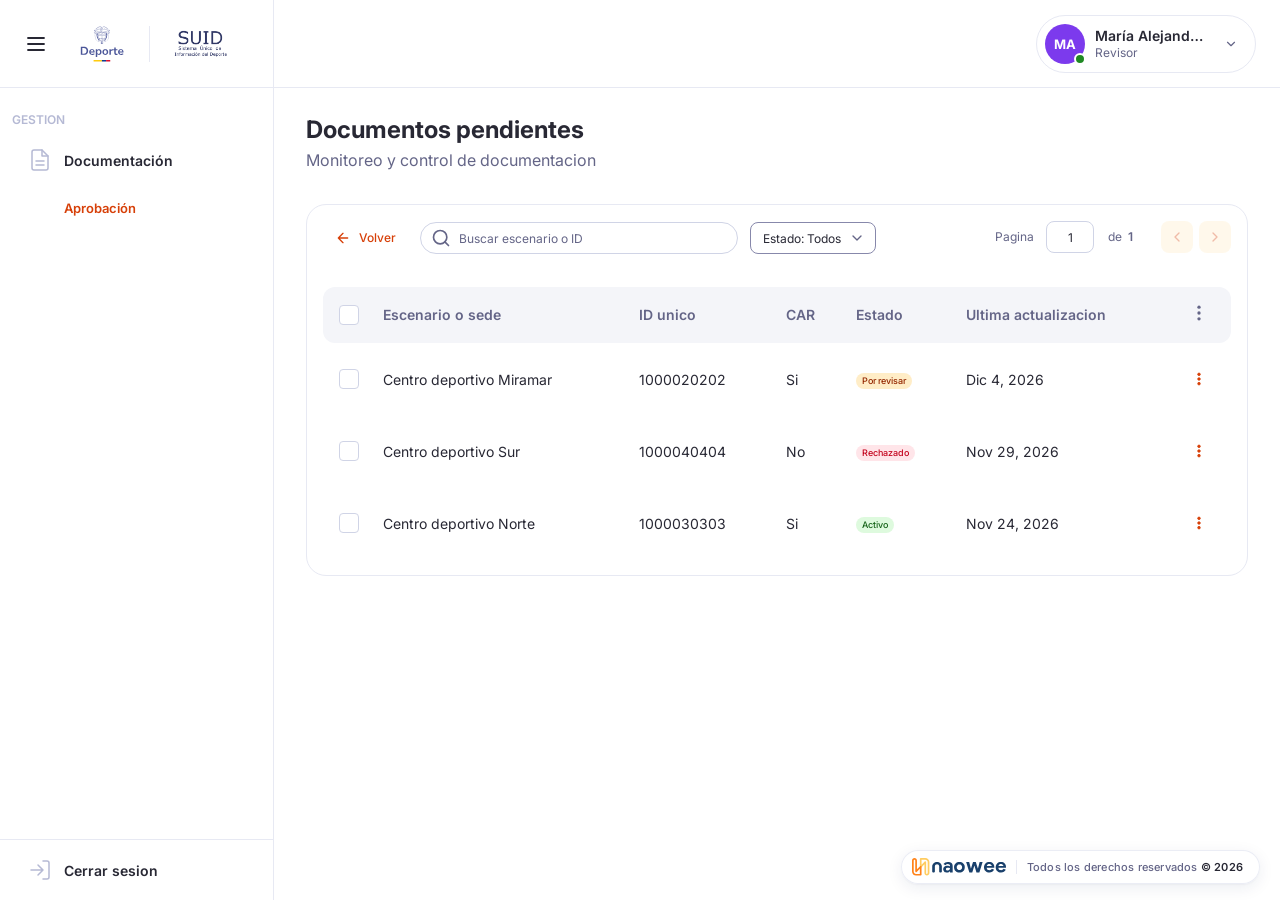
<file: escenario-11-revisor-dashboard.html>
<!DOCTYPE html>
<html lang="es">
<head>
<meta charset="UTF-8"/>
<meta name="viewport" content="width=device-width,initial-scale=1.0"/>
<title>SUID – Documentos pendientes (Revisor)</title>
<link href="https://fonts.googleapis.com/css2?family=Inter:wght@400;500;600;700;800&display=swap" rel="stylesheet"/>
<link rel="stylesheet" href="shared/design-system.css"/>
<link rel="stylesheet" href="shared/shell.css"/>
<style>
/* ═══════════════════════════════════════════════════════════════
   ESCENARIO 11 — Dashboard del Revisor de documentación
   ═══════════════════════════════════════════════════════════════ */

/* Sidebar logo override */
.sidebar-logo .sb-logo-img{height:40px;width:auto;display:block;flex-shrink:0}
.sidebar-logo .logo-sep{width:1px;height:36px;background:var(--border);flex-shrink:0}
.sidebar.collapsed .sb-logo-img,.sidebar.collapsed .sidebar-logo .logo-sep{display:none}
.sidebar.collapsed .sidebar-logo{justify-content:center}
.sidebar.collapsed .nav-row{padding:0}
.sidebar.collapsed .nav-row .active-bar{display:none}

/* Sub-nav items */
.nav-sub{
  display:flex;flex-direction:column;gap:2px;
  padding:0 0 0 52px;
}
.nav-sub-item{
  font-size:13px;font-weight:500;color:var(--text-secondary);
  padding:8px 12px;border-radius:var(--radius-sm);
  cursor:pointer;transition:background .12s,color .12s;
}
.nav-sub-item:hover{background:#f5f6fa}
.nav-sub-item.active{color:var(--accent);font-weight:600}
.sidebar.collapsed .nav-sub{display:none}

/* Avatar en user chip */
.user-chip{padding:8px 16px 8px 8px;max-width:220px;gap:10px}
.user-chip .ava-ring{
  width:40px;height:40px;
  background:#7c3aed;
  color:#fff;font-size:13px;font-weight:700;
}
.user-chip__chevron svg{transition:transform .2s ease}
.user-chip:has(.role-dropdown.open) .user-chip__chevron svg,
.profile-switcher:has(.role-dropdown.open) .user-chip__chevron svg{transform:rotate(180deg)}
.user-chip .user-name{
  font-size:14px;font-weight:600;color:var(--text-primary);
  max-width:110px;overflow:hidden;text-overflow:ellipsis;white-space:nowrap;
}
.user-chip .user-role{
  font-size:12px;color:var(--text-secondary);
  max-width:110px;overflow:hidden;text-overflow:ellipsis;white-space:nowrap;
}
.user-chip__chevron{
  display:flex;align-items:center;justify-content:center;
  width:24px;height:24px;border-radius:6px;
  background:transparent;border:none;cursor:pointer;
  color:var(--text-secondary);flex-shrink:0;margin-left:4px;
  transition:background .15s,color .15s;
}
.user-chip__chevron:hover{background:#FFEDC7;color:var(--accent)}
.user-chip__chevron svg{width:14px;height:14px}
.role-dropdown.open{display:block!important}

/* Profile switcher dropdown */
.profile-switcher{position:relative}
.profile-dd{
  position:absolute;top:calc(100% + 8px);right:0;z-index:100;
  width:220px;background:#fff;
  border:1px solid var(--border);border-radius:12px;
  box-shadow:0 8px 24px rgba(40,40,52,.12);
  opacity:0;transform:translateY(-6px);pointer-events:none;
  transition:opacity .2s,transform .2s;
}
.profile-switcher.open .profile-dd{
  opacity:1;transform:translateY(0);pointer-events:auto;
}
.profile-dd__item{
  display:flex;align-items:center;gap:10px;
  padding:12px 14px;cursor:pointer;
  font-size:13px;font-weight:500;color:var(--text-primary);
  transition:background .12s;border-radius:12px;
}
.profile-dd__item:hover{background:#f5f6fa}
.profile-dd__item.active{
  background:#FFEDC7;color:var(--accent);font-weight:600;
}
.profile-dd__item .dd-check{
  width:16px;height:16px;flex-shrink:0;opacity:0;
}
.profile-dd__item.active .dd-check{opacity:1;color:var(--accent)}

/* ═══ PAGE HEADER ═══ */
.page-header{
  display:flex;align-items:flex-start;gap:16px;margin-bottom:32px;
}
.page-header__title-group{flex:1;min-width:0;display:flex;flex-direction:column;gap:4px}
.page-header__title{font-size:24px;font-weight:700;line-height:28px;color:var(--text-primary);margin:0}
.page-header__sub{font-size:16px;font-weight:400;line-height:24px;color:var(--text-secondary);margin:0}

/* ═══ TABLET CONTAINER ═══ */
.tablet{
  border:1px solid var(--border);border-radius:20px;
  padding:16px;background:var(--surface);
  display:flex;flex-direction:column;gap:32px;
  animation:fadeInUp .4s cubic-bezier(.4,0,.2,1);
  overflow:visible;
}

/* ═══ TOOLBAR ═══ */
.tablet-toolbar{
  display:flex;align-items:flex-start;justify-content:space-between;gap:12px;flex-wrap:wrap;
}
.toolbar-left{display:flex;gap:12px;align-items:center;flex-wrap:wrap}
.tablet .naowee-searchbox--pill{width:318px;max-width:100%}
.tablet .naowee-searchbox--pill .naowee-searchbox__input-wrap{
  border-radius:9999px;height:32px;padding:4px 10px;
}

/* Dropdown trigger */
.toolbar-dd-wrap{position:relative;display:inline-flex}
.toolbar-dd{
  position:relative;display:inline-flex;align-items:center;gap:8px;justify-content:space-between;
  height:32px;padding:4px 10px 4px 12px;
  background:#fff;border:1px solid #8788ab;border-radius:8px;
  font-family:'Inter',sans-serif;font-size:12px;font-weight:400;color:var(--text-primary);
  cursor:pointer;transition:border-color .15s,box-shadow .15s;min-width:120px;
}
.toolbar-dd:hover{border-color:#646587}
.toolbar-dd:focus-visible,.toolbar-dd.open{
  outline:none;border-color:var(--accent);box-shadow:0 0 0 3px rgba(215,64,9,.15);
}
.toolbar-dd svg{width:16px;height:16px;flex-shrink:0;color:var(--text-secondary);transition:transform .2s}
.toolbar-dd.open svg{transform:rotate(180deg)}

/* Menu del dropdown */
.toolbar-dd-wrap .naowee-menu{
  position:absolute;top:calc(100% + 6px);left:0;z-index:50;
  width:200px;min-width:200px;
  opacity:0;transform:translateY(-6px);pointer-events:none;
  transition:opacity .2s cubic-bezier(.4,0,.2,1),transform .2s cubic-bezier(.4,0,.2,1);
}
.toolbar-dd-wrap.open .naowee-menu{opacity:1;transform:translateY(0);pointer-events:auto}
.toolbar-dd-wrap .naowee-menu__item{
  padding:10px 12px;font-size:13px;line-height:18px;
  display:flex;align-items:center;gap:10px;
}
.toolbar-dd-wrap .naowee-menu__item .dd-dot{
  width:8px;height:8px;border-radius:50%;flex-shrink:0;
}
.toolbar-dd-wrap .naowee-menu__item[aria-selected="true"]{
  background:var(--naowee-color-interactive-fill-quiet-idle,#FFEDC7);
  color:var(--accent);font-weight:600;
}

/* Paginator spacing fix */
.tablet-toolbar .naowee-pagination{gap:24px}
.tablet-toolbar .naowee-pagination__pages{gap:10px}
.tablet-toolbar .naowee-pagination__input{margin:0 2px}
.tablet-toolbar .naowee-pagination__total{margin-left:2px}
.tablet-toolbar .naowee-pagination__controls{gap:6px;margin-left:4px}

/* ═══ TABLA ═══ */
.rev-table{
  width:100%;border-collapse:separate;border-spacing:0;
}
.rev-table thead tr{background:#f4f5f9}
.rev-table thead th{
  height:56px;padding:8px 12px;
  font-size:14px;font-weight:600;line-height:20px;
  color:var(--text-secondary);text-align:left;vertical-align:middle;
}
.rev-table thead th:first-child{border-top-left-radius:12px;border-bottom-left-radius:12px;padding-left:16px}
.rev-table thead th:last-child{border-top-right-radius:12px;border-bottom-right-radius:12px;padding-right:16px;text-align:center;width:60px}
.rev-table tbody tr{
  border-bottom:1px solid var(--border-dark);
  transition:background .15s;
  animation:fadeIn .35s cubic-bezier(.4,0,.2,1) both;
}
.rev-table tbody tr:nth-child(1){animation-delay:.05s}
.rev-table tbody tr:nth-child(2){animation-delay:.1s}
.rev-table tbody tr:nth-child(3){animation-delay:.15s}
.rev-table tbody tr:nth-child(4){animation-delay:.2s}
.rev-table tbody tr:last-child{border-bottom:none}
.rev-table tbody tr:hover{background:#fafbfc}
.rev-table tbody td{
  height:72px;padding:12px;vertical-align:middle;
  font-size:14px;color:var(--text-primary);
}
.rev-table tbody td:first-child{padding-left:16px}
.rev-table tbody td:last-child{padding-right:16px;text-align:center;width:60px}

.cell-check{width:40px}
.cell-check input[type="checkbox"]{
  width:18px;height:18px;accent-color:var(--accent);cursor:pointer;
}
.cell-date{font-size:13px;color:var(--text-secondary)}

/* Bulk actions bar */
.bulk-actions{display:none;gap:12px;padding:12px 16px;border-bottom:1px solid var(--border)}
.bulk-actions.visible{display:flex;align-items:center}

/* Context menu */
.ctx-menu-wrap{position:relative;display:inline-flex;z-index:50}
.ctx-menu-wrap.open{z-index:250}
.ctx-menu{
  position:absolute;top:calc(100% + 4px);right:0;z-index:200;
  width:180px;background:#fff;
  border:1px solid var(--border);border-radius:12px;
  box-shadow:0 8px 24px rgba(40,40,52,.12);
  opacity:0;transform:translateY(-4px);pointer-events:none;
  transition:opacity .15s,transform .15s;
  padding:4px;
}
.ctx-menu-wrap.open .ctx-menu{opacity:1;transform:translateY(0);pointer-events:auto}
.ctx-menu__item{
  display:flex;align-items:center;gap:10px;
  padding:10px 12px;border-radius:8px;
  font-size:13px;font-weight:500;color:var(--text-primary);
  cursor:pointer;transition:background .12s;
}
.ctx-menu__item:hover{background:#f5f6fa}
.ctx-menu__item svg{width:16px;height:16px;flex-shrink:0;color:var(--text-secondary)}

/* ═══ TOAST ═══ */
/* Toast: positioned naowee-message */
.toast-wrap{
  position:fixed;bottom:20px;right:20px;z-index:200;
  width:388px;max-width:calc(100vw - 40px);
  animation:toastIn .5s cubic-bezier(.34,1.56,.64,1);
  transition:opacity .3s ease, transform .3s ease;
}
.toast-wrap--leaving{opacity:0;transform:translateY(12px) scale(.97);pointer-events:none}

@keyframes fadeInUp{from{opacity:0;transform:translateY(16px)}to{opacity:1;transform:none}}
@keyframes fadeIn{from{opacity:0}to{opacity:1}}
@keyframes toastIn{from{opacity:0;transform:translateY(20px) scale(.95)}to{opacity:1;transform:translateY(0) scale(1)}}

/* ═══ DIALOG OVERLAY ═══ */
.dialog-overlay{
  position:fixed;inset:0;z-index:1000;
  background:rgba(0,43,91,.45);backdrop-filter:blur(2px);
  display:none;align-items:center;justify-content:center;padding:24px;
}
.dialog-overlay.open{display:flex}
.dialog{
  width:440px;max-width:100%;background:#fff;border-radius:16px;
  box-shadow:0 24px 48px rgba(0,0,0,.25);
  display:flex;flex-direction:column;
  animation:dialogIn .3s cubic-bezier(.175,.885,.32,1.275);
}
@keyframes dialogIn{from{opacity:0;transform:scale(.92) translateY(16px)}to{opacity:1;transform:scale(1) translateY(0)}}
.dialog__footer{
  padding:16px 24px 24px;display:flex;gap:12px;justify-content:flex-end;
}
</style>
</head>
<body>

<div class="shell">

  <!-- ═══ SIDEBAR ═══ -->
  <aside class="sidebar" id="sidebar">
    <div class="sidebar-logo">
      <button class="burger-btn" onclick="document.getElementById('sidebar').classList.toggle('collapsed')" aria-label="Toggle sidebar">
        <svg width="24" height="24" viewBox="0 0 24 24" fill="none"><path d="M4 6h16M4 12h16M4 18h16" stroke="#282834" stroke-width="1.8" stroke-linecap="round"/></svg>
      </button>
      <img src="shared/logos/ministerio.svg" alt="Ministerio del Deporte" class="sb-logo-img"/>
      <div class="logo-sep"></div>
      <img src="shared/logos/suid.png" alt="SUID" class="sb-logo-img"/>
    </div>

    <nav class="sidebar-nav">
      <div class="nav-section">GESTION</div>

      <div class="nav-row">
        <div class="icon">
          <svg width="24" height="24" viewBox="0 0 24 24" fill="none">
            <path d="M14 2H6a2 2 0 0 0-2 2v16a2 2 0 0 0 2 2h12a2 2 0 0 0 2-2V8z" stroke="#B5B9D4" stroke-width="1.5" stroke-linecap="round" stroke-linejoin="round"/>
            <polyline points="14 2 14 8 20 8" stroke="#B5B9D4" stroke-width="1.5" stroke-linecap="round" stroke-linejoin="round"/>
            <line x1="16" y1="13" x2="8" y2="13" stroke="#B5B9D4" stroke-width="1.5" stroke-linecap="round"/>
            <line x1="16" y1="17" x2="8" y2="17" stroke="#B5B9D4" stroke-width="1.5" stroke-linecap="round"/>
          </svg>
        </div>
        <span class="lbl">Documentación</span>
      </div>

      <div class="nav-sub">
        <div class="nav-sub-item active">Aprobación</div>
      </div>
    </nav>

    <div class="sidebar-bottom">
      <div class="nav-row" id="btnLogout">
        <div class="icon">
          <svg width="24" height="24" viewBox="0 0 24 24" fill="none"><path d="M15 3h4a2 2 0 012 2v14a2 2 0 01-2 2h-4M10 17l5-5-5-5M15 12H3" stroke="#B5B9D4" stroke-width="1.5" stroke-linecap="round" stroke-linejoin="round"/></svg>
        </div>
        <span class="lbl">Cerrar sesion</span>
      </div>
    </div>
  </aside>

  <!-- ═══ MAIN ═══ -->
  <div class="main">

    <!-- ═══ TOP HEADER ═══ -->
    <header class="top-header">
      <div class="profile-switcher" id="profileSwitcher">
        <div class="user-chip" id="userChip">
          <div class="ava">
            <div class="ava-ring">MA</div>
            <div class="ava-dot"></div>
          </div>
          <div class="user-info">
            <span class="user-name">María Alejandra Gómez</span>
            <span class="user-role">Revisor</span>
          </div>
          <button class="user-chip__chevron" type="button" aria-label="Cambiar rol" onclick="event.stopPropagation();const p=this.closest('.profile-switcher');p.querySelector('.role-dropdown').classList.toggle('open');p.classList.toggle('open')">
            <svg viewBox="0 0 24 24" fill="none" stroke="currentColor" stroke-width="2" stroke-linecap="round" stroke-linejoin="round"><polyline points="6 9 12 15 18 9"/></svg>
          </button>
        </div>
        <div class="role-dropdown" style="display:none;position:absolute;top:calc(100% + 6px);right:0;background:#fff;border:1px solid var(--border);border-radius:12px;box-shadow:0 4px 16px rgba(0,0,0,.12);min-width:240px;z-index:100;overflow:hidden">
          <div style="padding:12px 16px;cursor:pointer;display:flex;align-items:center;gap:10px;transition:background .12s" onclick="window.location.href='escenario-08-dashboard.html?mode=multiple'" onmouseover="this.style.background='#f5f6fa'" onmouseout="this.style.background=''">
            <svg width="18" height="18" viewBox="0 0 24 24" fill="none" stroke="var(--text-secondary)" stroke-width="1.5"><path d="M20 21v-2a4 4 0 00-4-4H8a4 4 0 00-4 4v2"/><circle cx="12" cy="7" r="4"/></svg>
            <div><div style="font-size:13px;font-weight:600;color:var(--text-primary)">Gestor de escenarios</div><div style="font-size:11px;color:var(--text-secondary)">Registro y gestión de sedes</div></div>
          </div>
          <div style="padding:12px 16px;background:var(--naowee-color-interactive-fill-quiet-idle,#FFEDC7);cursor:default;display:flex;align-items:center;gap:10px">
            <svg width="18" height="18" viewBox="0 0 24 24" fill="none" stroke="var(--accent)" stroke-width="1.5"><path d="M9 5H7a2 2 0 00-2 2v12a2 2 0 002 2h10a2 2 0 002-2V7a2 2 0 00-2-2h-2"/><rect x="9" y="3" width="6" height="4" rx="1"/><path d="M9 12l2 2 4-4"/></svg>
            <div><div style="font-size:13px;font-weight:600;color:var(--accent)">Revisor</div><div style="font-size:11px;color:var(--text-secondary)">Aprobación de documentación</div></div>
          </div>
        </div>
      </div>
    </header>

    <!-- ═══ PAGE ═══ -->
    <div class="page">

      <div class="page-header">
        <div class="page-header__title-group">
          <h1 class="page-header__title">Documentos pendientes</h1>
          <p class="page-header__sub">Monitoreo y control de documentacion</p>
        </div>
      </div>

      <!-- Tablet (card con tabla) -->
      <div class="tablet">

        <!-- Toolbar -->
        <div class="tablet-toolbar">
          <div class="toolbar-left">
            <button class="naowee-btn naowee-btn--link naowee-btn--small" onclick="history.back()" type="button">
              <svg viewBox="0 0 24 24" fill="none" stroke="currentColor" stroke-width="2" stroke-linecap="round" stroke-linejoin="round"><path d="m12 19-7-7 7-7M19 12H5"/></svg>
              Volver
            </button>

            <div class="naowee-searchbox naowee-searchbox--small naowee-searchbox--pill" id="searchbox">
              <div class="naowee-searchbox__input-wrap">
                <span class="naowee-searchbox__icon">
                  <svg viewBox="0 0 24 24" fill="none" stroke="currentColor" stroke-width="2" stroke-linecap="round" stroke-linejoin="round">
                    <circle cx="11" cy="11" r="8"/><line x1="21" y1="21" x2="16.65" y2="16.65"/>
                  </svg>
                </span>
                <input type="text" class="naowee-searchbox__input" placeholder="Buscar escenario o ID" id="searchInput"/>
                <button type="button" class="naowee-searchbox__clear" id="searchClear" aria-label="Limpiar busqueda">
                  <svg viewBox="0 0 24 24" fill="none" stroke="currentColor" stroke-width="2" stroke-linecap="round" stroke-linejoin="round"><line x1="18" y1="6" x2="6" y2="18"/><line x1="6" y1="6" x2="18" y2="18"/></svg>
                </button>
              </div>
            </div>

            <div class="toolbar-dd-wrap" id="ddEstadosWrap">
              <button type="button" class="toolbar-dd" id="ddEstados" aria-haspopup="listbox" aria-expanded="false">
                <span id="ddEstadosLabel">Estado: Todos</span>
                <svg viewBox="0 0 24 24" fill="none" stroke="currentColor" stroke-width="2" stroke-linecap="round" stroke-linejoin="round"><polyline points="6 9 12 15 18 9"/></svg>
              </button>
              <div class="naowee-menu naowee-menu--small" role="listbox" id="ddEstadosMenu">
                <div class="naowee-menu__list">
                  <div class="naowee-menu__item" role="option" data-value="todos" aria-selected="true">
                    Todos los estados
                  </div>
                  <div class="naowee-menu__item" role="option" data-value="por-revisar">
                    <span class="dd-dot" style="background:#d74009"></span>Por revisar
                  </div>
                  <div class="naowee-menu__item" role="option" data-value="activo">
                    <span class="dd-dot" style="background:#1f8923"></span>Activo
                  </div>
                  <div class="naowee-menu__item" role="option" data-value="rechazado">
                    <span class="dd-dot" style="background:#9e0015"></span>Rechazado
                  </div>
                </div>
              </div>
            </div>
          </div>

          <div class="naowee-pagination naowee-pagination--small">
            <div class="naowee-pagination__pages">
              <span class="naowee-pagination__label">Pagina</span>
              <input type="text" class="naowee-pagination__input" value="1" />
              <span class="naowee-pagination__total">de <strong>1</strong></span>
            </div>
            <div class="naowee-pagination__controls">
              <button type="button" class="naowee-pagination__btn" aria-label="Anterior" disabled>
                <svg viewBox="0 0 24 24" fill="none" stroke="currentColor" stroke-width="2" stroke-linecap="round" stroke-linejoin="round"><polyline points="15 18 9 12 15 6"/></svg>
              </button>
              <button type="button" class="naowee-pagination__btn" aria-label="Siguiente" disabled>
                <svg viewBox="0 0 24 24" fill="none" stroke="currentColor" stroke-width="2" stroke-linecap="round" stroke-linejoin="round"><polyline points="9 18 15 12 9 6"/></svg>
              </button>
            </div>
          </div>
        </div>

        <!-- Bulk actions -->
        <div class="bulk-actions" id="bulkActions">
          <span style="font-size:13px;font-weight:600;color:var(--text-primary)" id="bulkCount">0 seleccionados</span>
          <button class="naowee-btn naowee-btn--mute naowee-btn--small" id="btnBulkApproveAll" type="button" style="color:#1f8923">
            <svg viewBox="0 0 24 24" fill="none" stroke-width="2" stroke-linecap="round" stroke-linejoin="round" style="width:14px;height:14px;stroke:#1f8923"><polyline points="20 6 9 17 4 12"/></svg>
            Aprobar seleccionados
          </button>
          <button class="naowee-btn naowee-btn--mute naowee-btn--small" id="btnBulkRejectAll" type="button" style="color:var(--naowee-color-feedback-fill-negative-loud,#e53935)">
            <svg viewBox="0 0 24 24" fill="none" stroke-width="2.5" stroke-linecap="round" stroke-linejoin="round" style="width:14px;height:14px;stroke:#e53935"><line x1="18" y1="6" x2="6" y2="18"/><line x1="6" y1="6" x2="18" y2="18"/></svg>
            Rechazar seleccionados
          </button>
        </div>

        <!-- Tabla -->
        <table class="rev-table">
          <thead>
            <tr>
              <th class="cell-check"><div class="naowee-checkbox" tabindex="0" role="checkbox" aria-checked="false" id="checkAll"><div class="naowee-checkbox__box"><svg viewBox="0 0 24 24" fill="none" stroke="currentColor" stroke-width="3" stroke-linecap="round" stroke-linejoin="round"><polyline points="20 6 9 17 4 12"/></svg></div></div></th>
              <th>Escenario o sede</th>
              <th>ID unico</th>
              <th>CAR</th>
              <th>Estado</th>
              <th>Ultima actualizacion</th>
              <th aria-label="Acciones">
                <svg width="20" height="20" viewBox="0 0 24 24" fill="currentColor" style="color:#646587"><circle cx="12" cy="5" r="2"/><circle cx="12" cy="12" r="2"/><circle cx="12" cy="19" r="2"/></svg>
              </th>
            </tr>
          </thead>
          <tbody id="tbodyRev">
          </tbody>
        </table>

      </div>

    </div>
  </div>

</div>

<!-- ═══ DIALOG: Confirmar aprobación ═══ -->
<div class="dialog-overlay" id="dialogAprobar">
  <div class="dialog" style="text-align:center">
    <div style="padding:36px 32px 0;display:flex;flex-direction:column;align-items:center">
      <div style="width:72px;height:72px;border-radius:50%;background:var(--green,#1f8923);display:flex;align-items:center;justify-content:center;margin-bottom:24px">
        <svg viewBox="0 0 24 24" fill="none" stroke="#fff" stroke-width="3" stroke-linecap="round" stroke-linejoin="round" style="width:36px;height:36px"><polyline points="20 6 9 17 4 12"/></svg>
      </div>
      <h3 style="font-size:22px;font-weight:700;color:var(--text-primary);margin:0 0 16px">Aprobar registro</h3>
      <p style="font-size:14px;color:var(--text-primary);line-height:22px;margin:0 0 16px">Estás a punto de aprobar este registro.</p>
      <p style="font-size:13px;color:var(--text-secondary);line-height:20px;margin:0">Una vez aprobado, el estado cambiará a "Activo" y el escenario quedará habilitado en el sistema. ¿Deseas continuar?</p>
    </div>
    <div class="dialog__footer" style="justify-content:space-between;padding:28px 32px">
      <button class="naowee-btn naowee-btn--link" type="button" id="dialogAprobarCancel" style="color:var(--accent)">Cancelar</button>
      <button class="naowee-btn naowee-btn--loud" type="button" id="dialogAprobarConfirm" style="background:var(--green,#1f8923);border-color:var(--green,#1f8923);min-width:160px">
        Confirmar aprobación
      </button>
    </div>
  </div>
</div>

<!-- ═══ DIALOG: Rechazar registro ═══ -->
<div class="dialog-overlay" id="dialogRechazar">
  <div class="dialog" style="text-align:center">
    <div style="padding:36px 32px 0;display:flex;flex-direction:column;align-items:center">
      <div style="width:72px;height:72px;border-radius:50%;background:var(--red-bg,#fff0ee);display:flex;align-items:center;justify-content:center;margin-bottom:24px">
        <svg viewBox="0 0 24 24" fill="none" stroke="var(--accent,#d74009)" stroke-width="2.5" stroke-linecap="round" stroke-linejoin="round" style="width:36px;height:36px"><circle cx="12" cy="12" r="10"/><line x1="4.93" y1="4.93" x2="19.07" y2="19.07"/></svg>
      </div>
      <h3 style="font-size:22px;font-weight:700;color:var(--text-primary);margin:0 0 12px">Rechazar registro</h3>
      <p style="font-size:15px;font-weight:600;color:var(--text-primary);margin:0 0 12px">¿Deseas continuar?</p>
      <p style="font-size:13px;color:var(--text-secondary);line-height:20px;margin:0 0 20px">Estás a punto de rechazar este registro. Ingrese el motivo por el cual se rechaza.</p>
      <div class="naowee-textfield naowee-textfield--textarea" style="width:100%;text-align:left">
        <label class="naowee-textfield__label naowee-textfield__label--required">Nota</label>
        <div class="naowee-textfield__input-wrap">
          <textarea class="naowee-textfield__input" rows="3" id="rechazoMotivo" placeholder="Escriba el motivo del rechazo..."></textarea>
        </div>
      </div>
    </div>
    <div class="dialog__footer" style="justify-content:space-between;padding:28px 32px">
      <button class="naowee-btn naowee-btn--link" type="button" id="dialogRechazarCancel" style="color:var(--accent)">Cancelar</button>
      <button class="naowee-btn naowee-btn--loud" type="button" id="dialogRechazarConfirm" style="background:var(--accent,#d74009);border-color:var(--accent,#d74009);min-width:160px">
        Rechazar registro
      </button>
    </div>
  </div>
</div>

<!-- ═══ DIALOG: Aprobar solicitud de actualización ═══ -->
<div class="dialog-overlay" id="dialogAprobarSolicitud">
  <div class="dialog" style="text-align:center">
    <div style="padding:36px 32px 0;display:flex;flex-direction:column;align-items:center">
      <div style="width:72px;height:72px;border-radius:50%;background:var(--blue-info,#1f78d1);display:flex;align-items:center;justify-content:center;margin-bottom:24px">
        <svg viewBox="0 0 24 24" fill="none" stroke="#fff" stroke-width="2.5" stroke-linecap="round" stroke-linejoin="round" style="width:36px;height:36px"><path d="M12 20h9"/><path d="M16.5 3.5a2.121 2.121 0 0 1 3 3L7 19l-4 1 1-4L16.5 3.5z"/></svg>
      </div>
      <h3 style="font-size:22px;font-weight:700;color:var(--text-primary);margin:0 0 12px">Aprobar solicitud de actualización</h3>
      <p style="font-size:14px;color:var(--text-primary);line-height:22px;margin:0 0 12px">El gestor solicitó actualizar este registro activo.</p>
      <p style="font-size:13px;color:var(--text-secondary);line-height:20px;margin:0 0 12px" id="dialogAprobarSolicitudMotivo">—</p>
      <p style="font-size:13px;color:var(--text-secondary);line-height:20px;margin:0">Al aprobar, el registro volverá a modo edición (borrador) para que el gestor realice los cambios y lo reenvíe a revisión.</p>
    </div>
    <div class="dialog__footer" style="justify-content:space-between;padding:28px 32px">
      <button class="naowee-btn naowee-btn--link" type="button" id="dialogAprobarSolicitudCancel" style="color:var(--accent)">Cancelar</button>
      <button class="naowee-btn naowee-btn--loud" type="button" id="dialogAprobarSolicitudConfirm" style="background:var(--green,#1f8923);border-color:var(--green,#1f8923);min-width:160px">
        Aprobar solicitud
      </button>
    </div>
  </div>
</div>

<!-- ═══ DIALOG: Rechazar solicitud de actualización ═══ -->
<div class="dialog-overlay" id="dialogRechazarSolicitud">
  <div class="dialog" style="text-align:center">
    <div style="padding:36px 32px 0;display:flex;flex-direction:column;align-items:center">
      <div style="width:72px;height:72px;border-radius:50%;background:var(--red-bg,#fff0ee);display:flex;align-items:center;justify-content:center;margin-bottom:24px">
        <svg viewBox="0 0 24 24" fill="none" stroke="var(--accent,#d74009)" stroke-width="2.5" stroke-linecap="round" stroke-linejoin="round" style="width:36px;height:36px"><circle cx="12" cy="12" r="10"/><line x1="4.93" y1="4.93" x2="19.07" y2="19.07"/></svg>
      </div>
      <h3 style="font-size:22px;font-weight:700;color:var(--text-primary);margin:0 0 12px">Rechazar solicitud de actualización</h3>
      <p style="font-size:13px;color:var(--text-secondary);line-height:20px;margin:0 0 12px" id="dialogRechazarSolicitudMotivo">—</p>
      <p style="font-size:13px;color:var(--text-secondary);line-height:20px;margin:0 0 20px">Ingresa la razón por la que no procede la actualización solicitada. Esta nota se mostrará al gestor.</p>
      <div class="naowee-textfield naowee-textfield--textarea" style="width:100%;text-align:left">
        <label class="naowee-textfield__label naowee-textfield__label--required">Nota para el gestor</label>
        <div class="naowee-textfield__input-wrap">
          <textarea class="naowee-textfield__input" rows="3" id="rechazoSolicitudMotivo" placeholder="Indica por qué no se aprueba la actualización..."></textarea>
        </div>
      </div>
    </div>
    <div class="dialog__footer" style="justify-content:space-between;padding:28px 32px">
      <button class="naowee-btn naowee-btn--link" type="button" id="dialogRechazarSolicitudCancel" style="color:var(--accent)">Cancelar</button>
      <button class="naowee-btn naowee-btn--loud" type="button" id="dialogRechazarSolicitudConfirm" style="background:var(--accent,#d74009);border-color:var(--accent,#d74009);min-width:160px">
        Rechazar solicitud
      </button>
    </div>
  </div>
</div>

<script src="shared/escenarios-store.js"></script>
<script>
(function(){
  'use strict';

  const Store = window.EscStore;

  // ═══ Profile switcher ═══
  const ps = document.getElementById('profileSwitcher');
  const chip = document.getElementById('userChip');
  chip.addEventListener('click', (e) => {
    e.stopPropagation();
    ps.classList.toggle('open');
    ps.querySelector('.role-dropdown')?.classList.toggle('open');
  });

  // ═══ Render dinámico de la tabla desde EscStore ═══
  // Mostramos solo registros que pasaron por revisión (no borradores).
  const meses = ['Ene','Feb','Mar','Abr','May','Jun','Jul','Ago','Sep','Oct','Nov','Dic'];
  function fmtShort(ts){ if(!ts) return '—'; const d = new Date(ts); return `${meses[d.getMonth()]} ${d.getDate()}, ${d.getFullYear()}`; }

  const STATE_BADGE = {
    'revision':  { cls: 'naowee-badge--caution',  label: 'Por revisar' },
    'activo':    { cls: 'naowee-badge--positive', label: 'Activo' },
    'rechazado': { cls: 'naowee-badge--negative', label: 'Rechazado' }
  };

  function renderTable(){
    const tbody = document.getElementById('tbodyRev');
    if(!tbody) return;
    const all = Store ? Store.getAll() : [];
    // Mantener índice global del store (no reindexar) para que el detalle reciba el idx correcto.
    // Ordenamos por el timestamp más reciente del registro (solicitud pendiente, revisión,
    // envío o guardado) DESC para que los nuevos envíos del gestor aparezcan primero.
    const visible = all.map((d, i) => ({ d, i }))
      .filter(x => x.d.status !== 'borrador')
      .sort((a, b) => {
        const ta = (a.d.updateRequest && a.d.updateRequest.status === 'pending' ? a.d.updateRequest.createdAt : 0)
          || a.d.reviewedAt || a.d.sentAt || a.d.savedAt || 0;
        const tb = (b.d.updateRequest && b.d.updateRequest.status === 'pending' ? b.d.updateRequest.createdAt : 0)
          || b.d.reviewedAt || b.d.sentAt || b.d.savedAt || 0;
        return tb - ta;
      });
    if(visible.length === 0){
      tbody.innerHTML = '<tr><td colspan="7" style="padding:40px;text-align:center;color:var(--text-secondary)">No hay registros para revisión.</td></tr>';
      return;
    }
    tbody.innerHTML = visible.map(({d, i}) => {
      const meta = STATE_BADGE[d.status] || STATE_BADGE.revision;
      const isActivo = d.status === 'activo';
      // Solicitud de actualización pendiente (solo aplica sobre registros activos)
      const hasPendingUR = d.updateRequest && d.updateRequest.status === 'pending';
      // Mostrar acciones de revisión del registro completo SOLO si no es activo
      // y no hay solicitud pendiente separada que deba manejarse primero.
      const showActions = !isActivo;
      const lastTs = (hasPendingUR ? d.updateRequest.createdAt : 0) || d.reviewedAt || d.sentAt || d.savedAt;
      const urBadge = hasPendingUR
        ? `<span class="naowee-badge naowee-badge--quiet naowee-badge--caution naowee-badge--small" title="El gestor solicitó actualizar este registro">✎ Solicitud pendiente</span>`
        : '';
      return `
        <tr data-store-idx="${i}">
          <td class="cell-check"><div class="naowee-checkbox" tabindex="0" role="checkbox" aria-checked="false" data-row-check="${i}"><div class="naowee-checkbox__box"><svg viewBox="0 0 24 24" fill="none" stroke="currentColor" stroke-width="3" stroke-linecap="round" stroke-linejoin="round"><polyline points="20 6 9 17 4 12"/></svg></div></div></td>
          <td>${d.nombre || '—'}</td>
          <td>${d.catastral || '—'}</td>
          <td>${d.car ? 'Si' : 'No'}</td>
          <td>
            ${hasPendingUR ? urBadge : `<span class="naowee-badge naowee-badge--quiet ${meta.cls} naowee-badge--small">${meta.label}</span>`}
          </td>
          <td class="cell-date">${fmtShort(lastTs)}</td>
          <td>
            <div class="ctx-menu-wrap">
              <button class="naowee-btn naowee-btn--mute naowee-btn--icon naowee-btn--small ctx-trigger" type="button" aria-label="Acciones">
                <svg viewBox="0 0 24 24" fill="currentColor"><circle cx="12" cy="5" r="2"/><circle cx="12" cy="12" r="2"/><circle cx="12" cy="19" r="2"/></svg>
              </button>
              <div class="ctx-menu">
                <div class="ctx-menu__item" data-action="ver" data-idx="${i}">
                  <svg viewBox="0 0 24 24" fill="none" stroke="currentColor" stroke-width="1.5" stroke-linecap="round" stroke-linejoin="round"><path d="M1 12s4-8 11-8 11 8 11 8-4 8-11 8-11-8-11-8z"/><circle cx="12" cy="12" r="3"/></svg>
                  Ver
                </div>
                ${hasPendingUR ? `<div class="ctx-menu__item" data-action="aprobar-solicitud" data-idx="${i}">
                  <svg viewBox="0 0 24 24" fill="none" stroke="var(--naowee-color-feedback-fill-positive-loud,#1f8923)" stroke-width="2" stroke-linecap="round" stroke-linejoin="round"><polyline points="20 6 9 17 4 12"/></svg>
                  <span style="color:var(--naowee-color-feedback-fill-positive-loud,#1f8923)">Aprobar solicitud</span>
                </div>
                <div class="ctx-menu__item" data-action="rechazar-solicitud" data-idx="${i}">
                  <svg viewBox="0 0 24 24" fill="none" stroke="var(--naowee-color-feedback-fill-negative-loud,#e53935)" stroke-width="2" stroke-linecap="round" stroke-linejoin="round"><line x1="18" y1="6" x2="6" y2="18"/><line x1="6" y1="6" x2="18" y2="18"/></svg>
                  <span style="color:var(--naowee-color-feedback-fill-negative-loud,#e53935)">Rechazar solicitud</span>
                </div>` : ''}
                ${showActions ? `<div class="ctx-menu__item" data-action="aceptar" data-idx="${i}">
                  <svg viewBox="0 0 24 24" fill="none" stroke="var(--naowee-color-feedback-fill-positive-loud,#1f8923)" stroke-width="2" stroke-linecap="round" stroke-linejoin="round"><polyline points="20 6 9 17 4 12"/></svg>
                  <span style="color:var(--naowee-color-feedback-fill-positive-loud,#1f8923)">Aceptar</span>
                </div>
                <div class="ctx-menu__item" data-action="rechazar" data-idx="${i}">
                  <svg viewBox="0 0 24 24" fill="none" stroke="var(--naowee-color-feedback-fill-negative-loud,#e53935)" stroke-width="2" stroke-linecap="round" stroke-linejoin="round"><line x1="18" y1="6" x2="6" y2="18"/><line x1="6" y1="6" x2="18" y2="18"/></svg>
                  <span style="color:var(--naowee-color-feedback-fill-negative-loud,#e53935)">Rechazar</span>
                </div>` : ''}
              </div>
            </div>
          </td>
        </tr>
      `;
    }).join('');
  }
  renderTable();

  // ═══ Estado dropdown ═══
  const ddWrap = document.getElementById('ddEstadosWrap');
  const ddBtn = document.getElementById('ddEstados');
  const ddMenu = document.getElementById('ddEstadosMenu');

  ddBtn.addEventListener('click', (e) => {
    e.stopPropagation();
    const isOpen = ddWrap.classList.toggle('open');
    ddBtn.classList.toggle('open', isOpen);
    ddBtn.setAttribute('aria-expanded', isOpen);
  });

  ddMenu.querySelectorAll('.naowee-menu__item').forEach(item => {
    item.addEventListener('click', () => {
      ddMenu.querySelectorAll('.naowee-menu__item').forEach(i => i.setAttribute('aria-selected','false'));
      item.setAttribute('aria-selected','true');
      const val = item.dataset.value;
      document.getElementById('ddEstadosLabel').textContent = val === 'todos' ? 'Estado: Todos' : item.textContent.trim();
      ddWrap.classList.remove('open');
      ddBtn.classList.remove('open');
      ddBtn.setAttribute('aria-expanded','false');
      filterRows(val);
    });
  });

  // ═══ Filter rows ═══
  function filterRows(estado){
    const rows = document.querySelectorAll('#tbodyRev tr');
    const statusMap = {
      'Por revisar':'por-revisar',
      'Activo':'activo',
      'Rechazado':'rechazado'
    };
    rows.forEach(row => {
      if(estado === 'todos'){
        row.style.display = '';
        return;
      }
      const badge = row.querySelector('.naowee-badge');
      const badgeText = badge ? badge.textContent.trim() : '';
      const mapped = statusMap[badgeText] || '';
      row.style.display = mapped === estado ? '' : 'none';
    });
  }

  // ═══ Context menu actions ═══
  let pendingActionIdx = null; // track which row is being acted upon
  let pendingBulkIndices = null; // track bulk selection being acted upon

  const dialogAprobar = document.getElementById('dialogAprobar');
  const dialogRechazar = document.getElementById('dialogRechazar');
  const dialogAprobarSolicitud = document.getElementById('dialogAprobarSolicitud');
  const dialogRechazarSolicitud = document.getElementById('dialogRechazarSolicitud');

  // Bind interactions: ctx menus + ctx items + row checkboxes (re-llamable tras renderTable)
  function bindRowInteractions(){
    document.querySelectorAll('#tbodyRev .ctx-trigger').forEach(btn => {
      btn.addEventListener('click', (e) => {
        e.stopPropagation();
        document.querySelectorAll('.ctx-menu-wrap.open').forEach(w => {
          w.classList.remove('open');
          const prevRow = w.closest('tr');
          if (prevRow) { prevRow.style.position = ''; prevRow.style.zIndex = ''; }
        });
        const wrap = btn.closest('.ctx-menu-wrap');
        wrap.classList.toggle('open');
        const row = wrap.closest('tr');
        if (row && wrap.classList.contains('open')) {
          row.style.position = 'relative';
          row.style.zIndex = '100';
        }
      });
    });
    document.querySelectorAll('#tbodyRev .ctx-menu__item').forEach(item => {
      item.addEventListener('click', (e) => {
        e.stopPropagation();
        const action = item.dataset.action;
        const wrap = item.closest('.ctx-menu-wrap');
        wrap.classList.remove('open');
        const parentRow = item.closest('tr');
        if (parentRow) { parentRow.style.position = ''; parentRow.style.zIndex = ''; }
        const idx = item.dataset.idx;
        if(action === 'ver' && idx != null){
          const rec = Store ? Store.get(parseInt(idx)) : null;
          const estado = (rec && rec.status === 'activo') ? 'activo' : (rec && rec.status === 'rechazado' ? 'rechazado' : 'por-revisar');
          window.location.href = 'escenario-12-revisor-detalle.html?idx=' + idx + '&estado=' + estado;
        } else if(action === 'aceptar'){
          pendingActionIdx = idx;
          dialogAprobar.classList.add('open');
        } else if(action === 'rechazar'){
          pendingActionIdx = idx;
          const ta = document.getElementById('rechazoMotivo');
          if(ta) ta.value = '';
          dialogRechazar.classList.add('open');
        } else if(action === 'aprobar-solicitud'){
          pendingActionIdx = idx;
          const rec = Store ? Store.get(parseInt(idx)) : null;
          const motivo = (rec && rec.updateRequest && rec.updateRequest.motivo) ? rec.updateRequest.motivo : 'Sin motivo registrado.';
          const mEl = document.getElementById('dialogAprobarSolicitudMotivo');
          if(mEl) mEl.textContent = 'Motivo: ' + motivo;
          dialogAprobarSolicitud.classList.add('open');
        } else if(action === 'rechazar-solicitud'){
          pendingActionIdx = idx;
          const rec = Store ? Store.get(parseInt(idx)) : null;
          const motivo = (rec && rec.updateRequest && rec.updateRequest.motivo) ? rec.updateRequest.motivo : 'Sin motivo registrado.';
          const mEl = document.getElementById('dialogRechazarSolicitudMotivo');
          if(mEl) mEl.textContent = 'Motivo del gestor: ' + motivo;
          const ta = document.getElementById('rechazoSolicitudMotivo');
          if(ta) ta.value = '';
          dialogRechazarSolicitud.classList.add('open');
        }
      });
    });
    // Re-bind row checkboxes
    document.querySelectorAll('#tbodyRev .naowee-checkbox').forEach(cb => {
      cb.addEventListener('click', () => {
        const isChecked = cb.classList.toggle('naowee-checkbox--checked');
        cb.setAttribute('aria-checked', String(isChecked));
        updateBulkState();
      });
    });
  }
  bindRowInteractions();

  // ═══ Dialog helpers ═══
  const BADGE_MAP = {
    'activo':    { cls: 'naowee-badge--positive', label: 'Activo' },
    'rechazado': { cls: 'naowee-badge--negative', label: 'Rechazado' },
    'por-revisar': { cls: 'naowee-badge--caution', label: 'Por revisar' }
  };

  function persistEstado(idx, estado, motivo){
    if(!Store) return;
    const storeIdx = parseInt(idx, 10);
    if(estado === 'activo'){
      Store.approve(storeIdx, Store.REVISOR_NAME);
    } else if(estado === 'rechazado'){
      Store.reject(storeIdx, Store.REVISOR_NAME, motivo || '');
    }
  }

  function updateRowBadge(idx, estado){
    const rows = document.querySelectorAll('#tbodyRev tr');
    const row = rows[parseInt(idx)];
    if(!row) return;
    const info = BADGE_MAP[estado];
    if(!info) return;
    const badge = row.querySelector('.naowee-badge');
    if(badge){
      badge.className = 'naowee-badge naowee-badge--quiet naowee-badge--small ' + info.cls;
      badge.textContent = info.label;
    }
    // Remove Aceptar/Rechazar from context menu since row is no longer "Por revisar"
    row.querySelectorAll('.ctx-menu__item[data-action="aceptar"], .ctx-menu__item[data-action="rechazar"]').forEach(el => el.remove());
  }

  function showToast(title, body, type){
    document.querySelectorAll('.toast-wrap').forEach(t => t.remove());
    const variant = type === 'error' ? 'negative' : 'positive';
    const isSuccess = variant === 'positive';
    const wrap = document.createElement('div');
    wrap.className = 'toast-wrap';
    wrap.innerHTML = `
      <div class="naowee-message naowee-message--${variant}">
        <div class="naowee-message__header">
          <div class="naowee-message__icon">
            ${isSuccess
              ? '<svg viewBox="0 0 24 24" fill="none" stroke="currentColor" stroke-width="3" stroke-linecap="round" stroke-linejoin="round"><polyline points="20 6 9 17 4 12"/></svg>'
              : '<svg viewBox="0 0 16 16" fill="none" stroke="currentColor" stroke-width="2.5" stroke-linecap="round" stroke-linejoin="round"><line x1="4" y1="8" x2="12" y2="8"/></svg>'
            }
          </div>
          <div style="flex:1;min-width:0">
            <p class="naowee-message__title">${title}</p>
            <p class="naowee-message__text" style="margin-top:2px">${body}</p>
          </div>
          <button class="naowee-message__dismiss" type="button">
            <svg viewBox="0 0 24 24" fill="none" stroke="currentColor" stroke-width="2" stroke-linecap="round"><line x1="18" y1="6" x2="6" y2="18"/><line x1="6" y1="6" x2="18" y2="18"/></svg>
          </button>
        </div>
      </div>`;
    document.body.appendChild(wrap);
    wrap.querySelector('.naowee-message__dismiss').addEventListener('click', () => {
      wrap.classList.add('toast-wrap--leaving');
      setTimeout(() => wrap.remove(), 300);
    });
    setTimeout(() => {
      if(wrap.parentNode){
        wrap.classList.add('toast-wrap--leaving');
        setTimeout(() => wrap.remove(), 300);
      }
    }, 4000);
  }

  // ═══ Aprobar dialog ═══
  document.getElementById('dialogAprobarCancel').addEventListener('click', () => {
    dialogAprobar.classList.remove('open');
    pendingActionIdx = null;
    pendingBulkIndices = null;
  });
  document.getElementById('dialogAprobarConfirm').addEventListener('click', () => {
    dialogAprobar.classList.remove('open');
    if(pendingBulkIndices && pendingBulkIndices.length){
      const n = pendingBulkIndices.length;
      pendingBulkIndices.forEach(idx => persistEstado(idx, 'activo'));
      renderTable();
      bindRowInteractions();
      clearBulkSelection();
      showToast(n + ' registro' + (n > 1 ? 's' : '') + ' aprobado' + (n > 1 ? 's' : ''), 'Los escenarios han sido aprobados exitosamente.', 'success');
      pendingBulkIndices = null;
    } else if(pendingActionIdx != null){
      persistEstado(pendingActionIdx, 'activo');
      renderTable();
      bindRowInteractions();
      showToast('Registro aprobado', 'El escenario ha sido aprobado exitosamente.', 'success');
      pendingActionIdx = null;
    }
  });
  dialogAprobar.addEventListener('click', (e) => {
    if(e.target === dialogAprobar){ dialogAprobar.classList.remove('open'); pendingActionIdx = null; pendingBulkIndices = null; }
  });

  // ═══ Rechazar dialog ═══
  document.getElementById('dialogRechazarCancel').addEventListener('click', () => {
    dialogRechazar.classList.remove('open');
    pendingActionIdx = null;
    pendingBulkIndices = null;
  });
  document.getElementById('dialogRechazarConfirm').addEventListener('click', () => {
    dialogRechazar.classList.remove('open');
    const motivo = (document.getElementById('rechazoMotivo')?.value || '').trim();
    if(pendingBulkIndices && pendingBulkIndices.length){
      const n = pendingBulkIndices.length;
      pendingBulkIndices.forEach(idx => persistEstado(idx, 'rechazado', motivo));
      renderTable();
      bindRowInteractions();
      clearBulkSelection();
      showToast(n + ' registro' + (n > 1 ? 's' : '') + ' rechazado' + (n > 1 ? 's' : ''), 'Los escenarios han sido rechazados.', 'error');
      pendingBulkIndices = null;
    } else if(pendingActionIdx != null){
      persistEstado(pendingActionIdx, 'rechazado', motivo);
      renderTable();
      bindRowInteractions();
      showToast('Registro rechazado', 'El escenario ha sido rechazado.', 'error');
      pendingActionIdx = null;
    }
  });
  dialogRechazar.addEventListener('click', (e) => {
    if(e.target === dialogRechazar){ dialogRechazar.classList.remove('open'); pendingActionIdx = null; pendingBulkIndices = null; }
  });

  // ═══ Aprobar solicitud de actualización ═══
  document.getElementById('dialogAprobarSolicitudCancel').addEventListener('click', () => {
    dialogAprobarSolicitud.classList.remove('open');
    pendingActionIdx = null;
  });
  document.getElementById('dialogAprobarSolicitudConfirm').addEventListener('click', () => {
    dialogAprobarSolicitud.classList.remove('open');
    if(pendingActionIdx != null && Store){
      Store.approveUpdateRequest(parseInt(pendingActionIdx, 10), Store.REVISOR_NAME);
      renderTable();
      bindRowInteractions();
      showToast('Solicitud aprobada', 'El registro volvió a modo edición. El gestor podrá actualizarlo y reenviarlo a revisión.', 'success');
      pendingActionIdx = null;
    }
  });
  dialogAprobarSolicitud.addEventListener('click', (e) => {
    if(e.target === dialogAprobarSolicitud){ dialogAprobarSolicitud.classList.remove('open'); pendingActionIdx = null; }
  });

  // ═══ Rechazar solicitud de actualización ═══
  document.getElementById('dialogRechazarSolicitudCancel').addEventListener('click', () => {
    dialogRechazarSolicitud.classList.remove('open');
    pendingActionIdx = null;
  });
  document.getElementById('dialogRechazarSolicitudConfirm').addEventListener('click', () => {
    const nota = (document.getElementById('rechazoSolicitudMotivo')?.value || '').trim();
    if(!nota){
      const ta = document.getElementById('rechazoSolicitudMotivo');
      if(ta){ ta.focus(); ta.style.borderColor = 'var(--accent,#d74009)'; setTimeout(()=>{ ta.style.borderColor=''; }, 1500); }
      return;
    }
    dialogRechazarSolicitud.classList.remove('open');
    if(pendingActionIdx != null && Store){
      Store.rejectUpdateRequest(parseInt(pendingActionIdx, 10), Store.REVISOR_NAME, nota);
      renderTable();
      bindRowInteractions();
      showToast('Solicitud rechazada', 'Se notificó al gestor con tu motivo.', 'error');
      pendingActionIdx = null;
    }
  });
  dialogRechazarSolicitud.addEventListener('click', (e) => {
    if(e.target === dialogRechazarSolicitud){ dialogRechazarSolicitud.classList.remove('open'); pendingActionIdx = null; }
  });

  // ═══ Checkbox + Bulk actions ═══
  const checkAll = document.getElementById('checkAll');
  const bulkActions = document.getElementById('bulkActions');
  const bulkCountEl = document.getElementById('bulkCount');

  function updateBulkState(){
    const allRows = document.querySelectorAll('#tbodyRev .naowee-checkbox');
    const checked = document.querySelectorAll('#tbodyRev .naowee-checkbox--checked');
    const total = checked.length;
    bulkCountEl.textContent = total + ' seleccionado' + (total !== 1 ? 's' : '');
    bulkActions.classList.toggle('visible', total > 0);
    if(total === allRows.length && total > 0){
      checkAll.classList.add('naowee-checkbox--checked');
      checkAll.setAttribute('aria-checked','true');
    } else {
      checkAll.classList.remove('naowee-checkbox--checked');
      checkAll.setAttribute('aria-checked','false');
    }
  }

  // (Row checkboxes se bindean dentro de bindRowInteractions arriba)

  // Check all (header)
  checkAll.addEventListener('click', () => {
    const shouldCheck = checkAll.getAttribute('aria-checked') !== 'true';
    document.querySelectorAll('#tbodyRev .naowee-checkbox').forEach(cb => {
      cb.classList.toggle('naowee-checkbox--checked', shouldCheck);
      cb.setAttribute('aria-checked', String(shouldCheck));
    });
    checkAll.classList.toggle('naowee-checkbox--checked', shouldCheck);
    checkAll.setAttribute('aria-checked', String(shouldCheck));
    updateBulkState();
  });

  function collectSelectedIndices(){
    const checked = document.querySelectorAll('#tbodyRev .naowee-checkbox--checked');
    const rows = Array.from(document.querySelectorAll('#tbodyRev tr'));
    const out = [];
    checked.forEach(cb => {
      const row = cb.closest('tr');
      const idx = rows.indexOf(row);
      if(idx >= 0) out.push(String(idx));
    });
    return out;
  }

  function clearBulkSelection(){
    document.querySelectorAll('#tbodyRev .naowee-checkbox--checked').forEach(cb => {
      cb.classList.remove('naowee-checkbox--checked');
      cb.setAttribute('aria-checked','false');
    });
    updateBulkState();
  }

  // Bulk approve all selected
  document.getElementById('btnBulkApproveAll').addEventListener('click', (e) => {
    e.stopPropagation();
    const indices = collectSelectedIndices();
    if(!indices.length) return;
    pendingBulkIndices = indices;
    pendingActionIdx = null;
    dialogAprobar.classList.add('open');
  });

  // Bulk reject all selected
  document.getElementById('btnBulkRejectAll').addEventListener('click', (e) => {
    e.stopPropagation();
    const indices = collectSelectedIndices();
    if(!indices.length) return;
    pendingBulkIndices = indices;
    pendingActionIdx = null;
    const ta = document.getElementById('rechazoMotivo');
    if(ta) ta.value = '';
    dialogRechazar.classList.add('open');
  });

  // ═══ Close dropdowns on outside click ═══
  document.addEventListener('click', () => {
    ps.classList.remove('open');
    document.querySelectorAll('.role-dropdown.open').forEach(el => el.classList.remove('open'));
    ddWrap.classList.remove('open');
    ddBtn.classList.remove('open');
    ddBtn.setAttribute('aria-expanded','false');
    document.querySelectorAll('.ctx-menu-wrap.open').forEach(w => {
      w.classList.remove('open');
      const r = w.closest('tr');
      if (r) { r.style.position = ''; r.style.zIndex = ''; }
    });
  });

  // ═══ Logout ═══
  function fadeAndGo(url){document.body.style.transition='opacity .25s ease';document.body.style.opacity='0';setTimeout(()=>{window.location.href=url},260)}
  document.getElementById('btnLogout')?.addEventListener('click', () => {
    try { sessionStorage.clear(); } catch(e){}
    fadeAndGo('escenario-01-login.html');
  });

})();
</script>
<!-- Footer flotante Naowee -->
<div class="naowee-floating-footer" role="contentinfo" aria-label="Pie de página Naowee">
  <img src="shared/logos/naowee.svg" alt="Naowee" class="naowee-floating-footer__logo"/>
  <div class="naowee-floating-footer__sep"></div>
  <span class="naowee-floating-footer__text">Todos los derechos reservados <strong>&copy; 2026</strong></span>
</div>

</body>
</html>
</file>
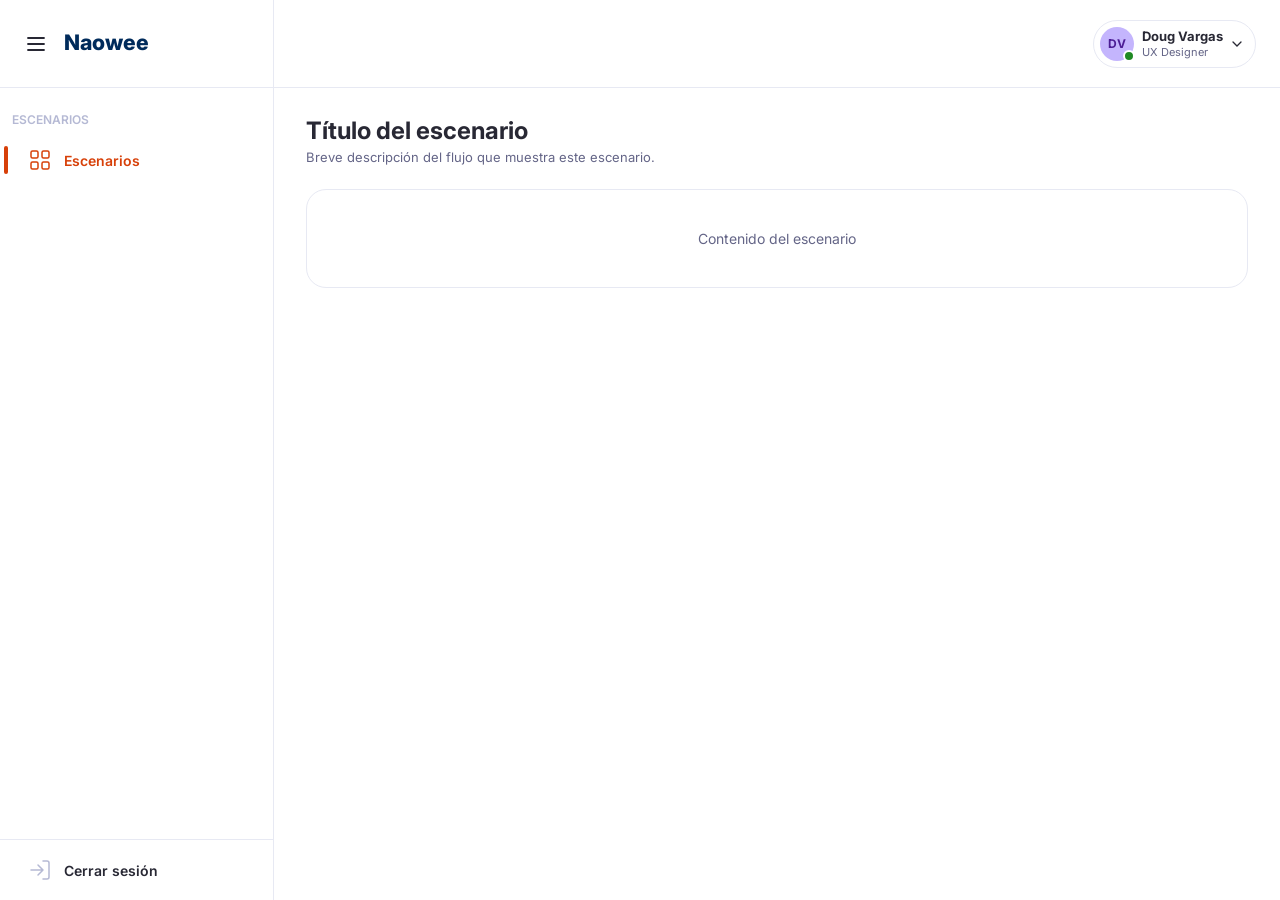
<file: escenario-template.html>
<!DOCTYPE html>
<html lang="es">
<head>
<meta charset="UTF-8"/>
<meta name="viewport" content="width=device-width,initial-scale=1.0"/>
<title>Naowee Escenarios – Template</title>
<link href="https://fonts.googleapis.com/css2?family=Inter:wght@400;500;600;700;800&display=swap" rel="stylesheet"/>
<link rel="stylesheet" href="shared/design-system.css"/>
<link rel="stylesheet" href="shared/shell.css"/>
</head>
<body>

<div class="shell">

  <!-- SIDEBAR -->
  <aside class="sidebar" id="sidebar">
    <div class="sidebar-logo">
      <button class="burger-btn" onclick="document.getElementById('sidebar').classList.toggle('collapsed')" aria-label="Toggle sidebar">
        <svg width="24" height="24" viewBox="0 0 24 24" fill="none"><path d="M4 6h16M4 12h16M4 18h16" stroke="#282834" stroke-width="1.8" stroke-linecap="round"/></svg>
      </button>
      <svg class="naowee-logo" viewBox="0 0 180 34" fill="none" xmlns="http://www.w3.org/2000/svg">
        <text x="0" y="24" font-family="Inter" font-weight="800" font-size="22" fill="#002B5B">Naowee</text>
      </svg>
    </div>

    <nav class="sidebar-nav">
      <div class="nav-section">ESCENARIOS</div>

      <div class="nav-row active" onclick="window.location.href='index.html'">
        <div class="active-bar"></div>
        <div class="icon">
          <svg width="24" height="24" viewBox="0 0 24 24" fill="none">
            <rect x="3" y="3" width="7" height="7" rx="1.5" stroke="#d74009" stroke-width="1.5"/>
            <rect x="14" y="3" width="7" height="7" rx="1.5" stroke="#d74009" stroke-width="1.5"/>
            <rect x="3" y="14" width="7" height="7" rx="1.5" stroke="#d74009" stroke-width="1.5"/>
            <rect x="14" y="14" width="7" height="7" rx="1.5" stroke="#d74009" stroke-width="1.5"/>
          </svg>
        </div>
        <span class="lbl">Escenarios</span>
      </div>
    </nav>

    <div class="sidebar-bottom">
      <div class="nav-row" id="btnLogout">
        <div class="icon">
          <svg width="24" height="24" viewBox="0 0 24 24" fill="none"><path d="M15 3h4a2 2 0 012 2v14a2 2 0 01-2 2h-4M10 17l5-5-5-5M15 12H3" stroke="#B5B9D4" stroke-width="1.5" stroke-linecap="round" stroke-linejoin="round"/></svg>
        </div>
        <span class="lbl">Cerrar sesión</span>
      </div>
    </div>
  </aside>

  <!-- MAIN -->
  <div class="main">
    <header class="top-header">
      <div class="user-chip">
        <div class="ava">
          <div class="ava-ring" style="background:#c4b5fd;color:#4c1d95">DV</div>
          <div class="ava-dot"></div>
        </div>
        <div class="user-info">
          <span class="user-name">Doug Vargas</span>
          <span class="user-role">UX Designer</span>
        </div>
        <svg width="12" height="12" viewBox="0 0 12 12" fill="none"><path d="M2 4l4 4 4-4" stroke="#282834" stroke-width="1.3" stroke-linecap="round"/></svg>
      </div>
    </header>

    <div class="page">
      <h1 class="page-title">Título del escenario</h1>
      <p class="page-sub">Breve descripción del flujo que muestra este escenario.</p>

      <!-- ═══ Aquí va el contenido del escenario ═══ -->
      <div style="background:var(--surface);border:1px solid var(--border);border-radius:var(--radius-xl);padding:40px;text-align:center;color:var(--text-secondary)">
        Contenido del escenario
      </div>

    </div>
  </div>

</div>

<script>
function fadeAndGo(url){document.body.style.transition='opacity .25s ease';document.body.style.opacity='0';setTimeout(()=>{window.location.href=url},260)}
document.getElementById('btnLogout')?.addEventListener('click', () => {
  fadeAndGo('escenario-01-login.html');
});
</script>
</body>
</html>
</file>
<file: shared/design-system.css>
/* ═══════════════════════════════════════════════════════════════
   NAOWEE DESIGN SYSTEM — Foundations + Components
   Source of truth: Figma "01 - Main library [NT]"
   Collection: Naowee Theming · Core values: Color, Font, Dimensions
   ═══════════════════════════════════════════════════════════════ */

/* ── FOUNDATIONS: CORE COLORS ──────────────────────────────── */
/* Extracted from Figma Core values page (node 95785:8280)      */
:root {
  /* ── Blue ── */
  --naowee-color-blue-100: #E9F1FF;
  --naowee-color-blue-200: #DEE9FF;
  --naowee-color-blue-300: #C6D8FF;
  --naowee-color-blue-400: #A3BCFE;
  --naowee-color-blue-500: #7A95FF;
  --naowee-color-blue-600: #5C70FA;
  --naowee-color-blue-700: #434CE4;
  --naowee-color-blue-800: #353AC5;
  --naowee-color-blue-900: #002B5B;

  /* ── Dark Blue ── */
  --naowee-color-dark-blue-100: #1E1F34;
  --naowee-color-dark-blue-200: #202546;
  --naowee-color-dark-blue-300: #273268;
  --naowee-color-dark-blue-400: #304291;
  --naowee-color-dark-blue-500: #435DCB;
  --naowee-color-dark-blue-600: #4F6DE8;
  --naowee-color-dark-blue-700: #6382FD;
  --naowee-color-dark-blue-800: #7D99FC;
  --naowee-color-dark-blue-900: #94AEFF;

  /* ── Green ── */
  --naowee-color-green-100: #DEFADE;
  --naowee-color-green-200: #BDF5BE;
  --naowee-color-green-300: #8BEA8D;
  --naowee-color-green-400: #50D853;
  --naowee-color-green-500: #28BF2D;
  --naowee-color-green-600: #14A919;
  --naowee-color-green-700: #1F8923;
  --naowee-color-green-800: #17641A;

  /* ── Dark Green ── */
  --naowee-color-dark-green-100: #17211B;
  --naowee-color-dark-green-200: #1D2F1F;
  --naowee-color-dark-green-300: #2D532F;
  --naowee-color-dark-green-400: #3C7C3F;
  --naowee-color-dark-green-500: #469B49;
  --naowee-color-dark-green-600: #5ABA5D;
  --naowee-color-dark-green-700: #6CD56E;
  --naowee-color-dark-green-800: #85E587;
  --naowee-color-dark-green-900: #A0EEA2;

  /* ── Orange (Brand primary) ── */
  --naowee-color-orange-100: #FFEDC7;
  --naowee-color-orange-200: #FFDAA3;
  --naowee-color-orange-300: #FFBF75;
  --naowee-color-orange-400: #FF9D47;
  --naowee-color-orange-500: #FF7B24;
  --naowee-color-orange-600: #F05705;
  --naowee-color-orange-700: #D74009;
  --naowee-color-orange-800: #B83100;
  --naowee-color-orange-900: #942700;

  /* ── Dark Orange ── */
  --naowee-color-dark-orange-100: #281A15;
  --naowee-color-dark-orange-200: #452717;
  --naowee-color-dark-orange-300: #6F3E20;
  --naowee-color-dark-orange-400: #98572F;
  --naowee-color-dark-orange-500: #C8743C;
  --naowee-color-dark-orange-600: #F29050;
  --naowee-color-dark-orange-700: #FFA366;
  --naowee-color-dark-orange-800: #FFB780;
  --naowee-color-dark-orange-900: #FFC894;

  /* ── Red ── */
  --naowee-color-red-100: #FFE5E9;
  --naowee-color-red-200: #FECDD4;
  --naowee-color-red-300: #FCABB6;
  --naowee-color-red-400: #FE8091;
  --naowee-color-red-500: #FB5067;
  --naowee-color-red-600: #ED314A;
  --naowee-color-red-700: #DA1630;
  --naowee-color-red-800: #C4031D;
  --naowee-color-red-900: #9E0015;

  /* ── Dark Red ── */
  --naowee-color-dark-red-100: #2B171D;
  --naowee-color-dark-red-200: #3D1A22;
  --naowee-color-dark-red-300: #672834;
  --naowee-color-dark-red-400: #9D3F4E;
  --naowee-color-dark-red-500: #C15767;
  --naowee-color-dark-red-600: #EC7486;
  --naowee-color-dark-red-700: #FE94A3;
  --naowee-color-dark-red-800: #FFA8B4;
  --naowee-color-dark-red-900: #FFB8C1;

  /* ── Yellow ── */
  --naowee-color-yellow-100: #FFFBD9;
  --naowee-color-yellow-200: #FFF7B9;
  --naowee-color-yellow-300: #FFF394;
  --naowee-color-yellow-400: #FFEE67;
  --naowee-color-yellow-500: #FFE600;
  --naowee-color-yellow-600: #FDDD00;
  --naowee-color-yellow-700: #FBD100;
  --naowee-color-yellow-800: #F9C200;
  --naowee-color-yellow-900: #F5B800;

  /* ── Dark Yellow ── */
  --naowee-color-dark-yellow-100: #292419;
  --naowee-color-dark-yellow-200: #3D341A;
  --naowee-color-dark-yellow-300: #4E401D;
  --naowee-color-dark-yellow-400: #7A662A;
  --naowee-color-dark-yellow-500: #A38E38;
  --naowee-color-dark-yellow-600: #DDC44B;
  --naowee-color-dark-yellow-700: #FAE76B;
  --naowee-color-dark-yellow-800: #FCEE92;
  --naowee-color-dark-yellow-900: #FFF5A8;

  /* ── Gray ── */
  --naowee-color-gray-100: #F4F5F9;
  --naowee-color-gray-200: #E7E9F3;
  --naowee-color-gray-300: #D0D4E6;
  --naowee-color-gray-400: #B5B9D4;
  --naowee-color-gray-500: #9C9EBF;
  --naowee-color-gray-600: #8788AB;
  --naowee-color-gray-700: #646587;
  --naowee-color-gray-800: #434565;
  --naowee-color-gray-900: #282834;

  /* ── Dark Gray ── */
  --naowee-color-dark-gray-50: #09090C;
  --naowee-color-dark-gray-100: #181820;
  --naowee-color-dark-gray-200: #1E1E29;
  --naowee-color-dark-gray-300: #20202C;
  --naowee-color-dark-gray-400: #292938;
  --naowee-color-dark-gray-500: #45455E;
  --naowee-color-dark-gray-600: #6D6D8D;
  --naowee-color-dark-gray-700: #A3A3BD;
  --naowee-color-dark-gray-800: #C8C8DA;
  --naowee-color-dark-gray-900: #DEDFED;

  /* ── Accent colors ── */
  --naowee-color-turquoise-100: #DBFBFF;
  --naowee-color-turquoise-200: #007B89;
  --naowee-color-turquoise-300: #22575D;
  --naowee-color-violet-100: #F9EBFF;
  --naowee-color-violet-200: #9D30D4;
  --naowee-color-violet-300: #6D3082;

  /* ── White Alpha ── */
  --naowee-color-white-alpha-10: rgba(255,255,255,.1);
  --naowee-color-white-alpha-20: rgba(255,255,255,.2);
  --naowee-color-white-alpha-30: rgba(255,255,255,.3);
  --naowee-color-white-alpha-40: rgba(255,255,255,.4);
  --naowee-color-white-alpha-50: rgba(255,255,255,.5);
  --naowee-color-white-alpha-60: rgba(255,255,255,.6);
  --naowee-color-white-alpha-70: rgba(255,255,255,.7);
  --naowee-color-white-alpha-80: rgba(255,255,255,.8);
  --naowee-color-white-alpha-90: rgba(255,255,255,.9);
  --naowee-color-white-alpha-100: #FFFFFF;

  /* ── Black Alpha ── */
  --naowee-color-black-alpha-10: rgba(40,40,52,.1);
  --naowee-color-black-alpha-20: rgba(40,40,52,.2);
  --naowee-color-black-alpha-30: rgba(40,40,52,.3);
  --naowee-color-black-alpha-40: rgba(40,40,52,.4);
  --naowee-color-black-alpha-50: rgba(40,40,52,.5);
  --naowee-color-black-alpha-60: rgba(40,40,52,.6);
  --naowee-color-black-alpha-70: rgba(40,40,52,.7);
  --naowee-color-black-alpha-80: rgba(40,40,52,.8);
  --naowee-color-black-alpha-90: rgba(40,40,52,.9);
  --naowee-color-black-alpha-100: #282834;

  /* ── Transparent ── */
  --naowee-color-transparent: transparent;
}

/* ── FOUNDATIONS: SEMANTIC COLOR ALIASES ────────────────────── */
/* From Figma Semantic values page (node 95785:12729)           */
/* Naowee theme: accent = orange (not blue base from Andes)     */
:root {
  /* ── Brand ── */
  --naowee-color-brand-fill-loud: var(--naowee-color-orange-700);
  --naowee-color-brand-fill-quiet: var(--naowee-color-orange-100);
  --naowee-color-brand-text-loud: var(--naowee-color-orange-700);
  --naowee-color-brand-text-loud-on-fill: var(--naowee-color-white-alpha-100);
  --naowee-color-brand-icon-loud: var(--naowee-color-orange-700);
  --naowee-color-brand-icon-loud-on-fill: var(--naowee-color-white-alpha-100);
  --naowee-color-brand-gradient-start: var(--naowee-color-orange-500);
  --naowee-color-brand-gradient-end: var(--naowee-color-orange-700);

  /* ── Interactive fills — Loud (primary) ── */
  --naowee-color-interactive-fill-loud-idle: var(--naowee-color-orange-700);
  --naowee-color-interactive-fill-loud-hover: var(--naowee-color-orange-800);
  --naowee-color-interactive-fill-loud-active: var(--naowee-color-orange-900);
  --naowee-color-interactive-fill-loud-idle-on-fill: var(--naowee-color-white-alpha-100);
  --naowee-color-interactive-fill-loud-hover-on-fill: var(--naowee-color-white-alpha-90);
  --naowee-color-interactive-fill-loud-active-on-fill: var(--naowee-color-white-alpha-80);
  --naowee-color-interactive-fill-loud-disabled: var(--naowee-color-gray-300);

  /* ── Interactive fills — Quiet (secondary) ── */
  --naowee-color-interactive-fill-quiet-idle: var(--naowee-color-orange-100);
  --naowee-color-interactive-fill-quiet-hover: var(--naowee-color-orange-200);
  --naowee-color-interactive-fill-quiet-active: var(--naowee-color-orange-300);

  /* ── Interactive fills — Mute (ghost) ── */
  --naowee-color-interactive-fill-mute-idle: transparent;
  --naowee-color-interactive-fill-mute-hover: var(--naowee-color-orange-100);
  --naowee-color-interactive-fill-mute-active: var(--naowee-color-orange-200);
  --naowee-color-interactive-fill-mute-idle-on-fill: transparent;
  --naowee-color-interactive-fill-mute-hover-on-fill: var(--naowee-color-white-alpha-20);
  --naowee-color-interactive-fill-mute-active-on-fill: var(--naowee-color-white-alpha-30);

  /* ── Interactive borders ── */
  --naowee-color-interactive-border-idle: var(--naowee-color-gray-300);
  --naowee-color-interactive-border-hover: var(--naowee-color-gray-500);
  --naowee-color-interactive-border-active: var(--naowee-color-orange-700);

  /* ── Text ── */
  --naowee-color-text-primary: var(--naowee-color-gray-900);
  --naowee-color-text-secondary: var(--naowee-color-gray-700);
  --naowee-color-text-accent: var(--naowee-color-orange-700);
  --naowee-color-text-inverse: var(--naowee-color-white-alpha-100);
  --naowee-color-text-disabled: var(--naowee-color-gray-500);
  --naowee-color-text-disabled-on-fill: var(--naowee-color-black-alpha-30);
  --naowee-color-text-disabled-on-fill-inverse: var(--naowee-color-white-alpha-30);
  --naowee-color-text-link-idle: var(--naowee-color-orange-700);
  --naowee-color-text-link-hover: var(--naowee-color-orange-800);
  --naowee-color-text-link-active: var(--naowee-color-orange-900);
  --naowee-color-text-link-idle-inverse: var(--naowee-color-white-alpha-100);
  --naowee-color-text-link-idle-neutral: var(--naowee-color-gray-900);

  /* ── Icon ── */
  --naowee-color-icon-primary: var(--naowee-color-gray-900);
  --naowee-color-icon-secondary: var(--naowee-color-gray-700);
  --naowee-color-icon-accent: var(--naowee-color-orange-700);
  --naowee-color-icon-accent-loud-on-fill: var(--naowee-color-white-alpha-100);
  --naowee-color-icon-accent-quiet-on-fill: var(--naowee-color-orange-700);
  --naowee-color-icon-inverse: var(--naowee-color-white-alpha-100);
  --naowee-color-icon-disabled: var(--naowee-color-gray-500);
  --naowee-color-icon-disabled-on-fill: var(--naowee-color-black-alpha-30);
  --naowee-color-icon-disabled-on-fill-inverse: var(--naowee-color-white-alpha-30);

  /* ── Fill (surfaces) ── */
  --naowee-color-fill-primary: var(--naowee-color-white-alpha-100);
  --naowee-color-fill-primary-on-fill: var(--naowee-color-black-alpha-100);
  --naowee-color-fill-primary-on-fill-inverse: var(--naowee-color-white-alpha-100);
  --naowee-color-fill-secondary: var(--naowee-color-gray-300);
  --naowee-color-fill-secondary-on-fill: var(--naowee-color-black-alpha-30);
  --naowee-color-fill-secondary-on-fill-inverse: var(--naowee-color-white-alpha-50);
  --naowee-color-fill-inverse: var(--naowee-color-gray-900);
  --naowee-color-fill-disabled: var(--naowee-color-gray-300);
  --naowee-color-fill-disabled-on-fill: var(--naowee-color-black-alpha-20);
  --naowee-color-fill-accent-loud: var(--naowee-color-orange-700);
  --naowee-color-fill-accent-quiet: var(--naowee-color-orange-100);

  /* ── Background ── */
  --naowee-color-background-primary: var(--naowee-color-white-alpha-100);
  --naowee-color-background-secondary: var(--naowee-color-gray-100);
  --naowee-color-background-disabled: transparent;

  /* ── Border ── */
  --naowee-color-border-primary: var(--naowee-color-gray-300);
  --naowee-color-border-default: var(--naowee-color-gray-200);
  --naowee-color-border-dark: var(--naowee-color-gray-300);
  --naowee-color-border-accent: var(--naowee-color-orange-700);
  --naowee-color-border-inverse: var(--naowee-color-white-alpha-100);
  --naowee-color-border-disabled: var(--naowee-color-gray-400);

  /* ── Feedback — Positive (success) ── */
  --naowee-color-feedback-fill-positive-loud: var(--naowee-color-green-700);
  --naowee-color-feedback-fill-positive-quiet: var(--naowee-color-green-100);
  --naowee-color-feedback-border-positive-loud: var(--naowee-color-green-600);
  --naowee-color-feedback-text-positive-loud: var(--naowee-color-green-700);
  --naowee-color-feedback-text-positive-loud-on-fill: var(--naowee-color-white-alpha-100);
  --naowee-color-feedback-text-positive-quiet-on-fill: var(--naowee-color-green-800);
  --naowee-color-feedback-icon-positive-loud: var(--naowee-color-green-700);
  /* aliases */
  --naowee-color-feedback-success: var(--naowee-color-green-700);
  --naowee-color-feedback-success-bg: var(--naowee-color-green-100);
  --naowee-color-feedback-success-border: var(--naowee-color-green-200);

  /* ── Feedback — Caution (warning) ── */
  /* Naowee theme: caution = orange (from Figma #d74009), not yellow */
  --naowee-color-feedback-fill-caution-loud: var(--naowee-color-orange-700);
  --naowee-color-feedback-fill-caution-quiet: var(--naowee-color-orange-100);
  --naowee-color-feedback-border-caution-loud: var(--naowee-color-orange-600);
  --naowee-color-feedback-text-caution-loud: var(--naowee-color-orange-700);
  --naowee-color-feedback-text-caution-loud-on-fill: var(--naowee-color-white-alpha-100);
  --naowee-color-feedback-text-caution-quiet-on-fill: var(--naowee-color-orange-900);
  --naowee-color-feedback-icon-caution-loud: var(--naowee-color-orange-700);
  /* aliases */
  --naowee-color-feedback-warning: var(--naowee-color-orange-400);
  --naowee-color-feedback-warning-bg: var(--naowee-color-orange-100);
  --naowee-color-feedback-warning-border: var(--naowee-color-orange-300);

  /* ── Feedback — Negative (error) ── */
  --naowee-color-feedback-fill-negative-loud: var(--naowee-color-red-700);
  --naowee-color-feedback-fill-negative-quiet: var(--naowee-color-red-100);
  --naowee-color-feedback-border-negative-loud: var(--naowee-color-red-600);
  --naowee-color-feedback-text-negative-loud: var(--naowee-color-red-800);
  --naowee-color-feedback-text-negative-loud-on-fill: var(--naowee-color-white-alpha-100);
  --naowee-color-feedback-text-negative-quiet-on-fill: var(--naowee-color-red-800);
  --naowee-color-feedback-icon-negative-loud: var(--naowee-color-red-700);
  /* aliases */
  --naowee-color-feedback-error: var(--naowee-color-red-700);
  --naowee-color-feedback-error-bg: var(--naowee-color-red-100);
  --naowee-color-feedback-error-border: var(--naowee-color-red-200);

  /* ── Feedback — Informative ── */
  /* Note: Naowee theme uses #006aff / #cef4ff (from Figma), not core blue palette */
  --naowee-color-feedback-fill-informative-loud: #006aff;
  --naowee-color-feedback-fill-informative-quiet: #cef4ff;
  --naowee-color-feedback-border-informative-loud: var(--naowee-color-blue-200);
  --naowee-color-feedback-text-informative-loud: #006aff;
  --naowee-color-feedback-text-informative-loud-on-fill: var(--naowee-color-white-alpha-100);
  --naowee-color-feedback-text-informative-quiet-on-fill: var(--naowee-color-blue-900);
  --naowee-color-feedback-icon-informative-loud: #006aff;
  /* aliases */
  --naowee-color-feedback-info: #006aff;
  --naowee-color-feedback-info-bg: #cef4ff;
  --naowee-color-feedback-info-border: var(--naowee-color-blue-200);

  /* ── Feedback — Neutral ── */
  --naowee-color-feedback-fill-neutral-loud: var(--naowee-color-gray-700);
  --naowee-color-feedback-fill-neutral-quiet: var(--naowee-color-gray-100);

  /* ── Button split borders ── */
  --naowee-button-split-loud-color-border: var(--naowee-color-orange-900);
  --naowee-button-split-quiet-color-border: var(--naowee-color-orange-300);
}

/* ── FOUNDATIONS: DIMENSIONS ───────────────────────────────── */
/* From Figma Core values → Dimensions                          */
:root {
  --naowee-dimension-0: 0px;
  --naowee-dimension-1: 1px;
  --naowee-dimension-2: 2px;
  --naowee-dimension-3: 3px;
  --naowee-dimension-4: 4px;
  --naowee-dimension-6: 6px;
  --naowee-dimension-8: 8px;
  --naowee-dimension-12: 12px;
  --naowee-dimension-16: 16px;
  --naowee-dimension-20: 20px;
  --naowee-dimension-24: 24px;
  --naowee-dimension-28: 28px;
  --naowee-dimension-32: 32px;
  --naowee-dimension-40: 40px;
  --naowee-dimension-48: 48px;
  --naowee-dimension-56: 56px;
  --naowee-dimension-64: 64px;
  --naowee-dimension-72: 72px;
  --naowee-dimension-80: 80px;
  --naowee-dimension-88: 88px;
  --naowee-dimension-96: 96px;
  --naowee-dimension-112: 112px;
  --naowee-dimension-120: 120px;
  --naowee-dimension-128: 128px;
  --naowee-dimension-144: 144px;
  --naowee-dimension-160: 160px;
  --naowee-dimension-176: 176px;
  --naowee-dimension-240: 240px;
  --naowee-dimension-320: 320px;

  /* Negative dimensions */
  --naowee-dimension-negative-2: -2px;
  --naowee-dimension-negative-4: -4px;
  --naowee-dimension-negative-6: -6px;
  --naowee-dimension-negative-8: -8px;
  --naowee-dimension-negative-12: -12px;
  --naowee-dimension-negative-16: -16px;
}

/* ── FOUNDATIONS: SPACING PADDING (from Figma semantic values) ── */
/* Scale: none→xmega (17 steps)                                   */
:root {
  --naowee-spacing-padding-none: 0px;
  --naowee-spacing-padding-pico: 2px;
  --naowee-spacing-padding-xnano: 4px;
  --naowee-spacing-padding-nano: 6px;
  --naowee-spacing-padding-xmicro: 8px;
  --naowee-spacing-padding-micro: 12px;
  --naowee-spacing-padding-xtiny: 16px;
  --naowee-spacing-padding-tiny: 20px;
  --naowee-spacing-padding-xsmall: 24px;
  --naowee-spacing-padding-small: 32px;
  --naowee-spacing-padding-medium: 40px;
  --naowee-spacing-padding-large: 48px;
  --naowee-spacing-padding-xlarge: 56px;
  --naowee-spacing-padding-huge: 64px;
  --naowee-spacing-padding-xhuge: 72px;
  --naowee-spacing-padding-mega: 80px;
  --naowee-spacing-padding-xmega: 88px;
}

/* ── FOUNDATIONS: SPACING GAP (from Figma semantic values) ────── */
:root {
  --naowee-spacing-gap-none: 0px;
  --naowee-spacing-gap-pico: 2px;
  --naowee-spacing-gap-xnano: 4px;
  --naowee-spacing-gap-nano: 6px;
  --naowee-spacing-gap-xmicro: 8px;
  --naowee-spacing-gap-micro: 12px;
  --naowee-spacing-gap-xtiny: 16px;
  --naowee-spacing-gap-tiny: 20px;
  --naowee-spacing-gap-xsmall: 24px;
  --naowee-spacing-gap-small: 32px;
  --naowee-spacing-gap-medium: 40px;
  --naowee-spacing-gap-large: 48px;
  --naowee-spacing-gap-xlarge: 56px;
  --naowee-spacing-gap-huge: 64px;
  --naowee-spacing-gap-xhuge: 72px;
  --naowee-spacing-gap-mega: 80px;
  --naowee-spacing-gap-xmega: 88px;
  /* Negative gaps */
  --naowee-spacing-gap-negative-pico: -2px;
  --naowee-spacing-gap-negative-xnano: -4px;
  --naowee-spacing-gap-negative-nano: -6px;
  --naowee-spacing-gap-negative-xmicro: -8px;
  --naowee-spacing-gap-negative-xtiny: -16px;
  /* Form-specific gaps */
  --naowee-spacing-gap-forms-horizontal-near: 8px;
  --naowee-spacing-gap-forms-horizontal-mid: 12px;
  --naowee-spacing-gap-forms-horizontal-related: 16px;
  --naowee-spacing-gap-forms-horizontal-wide: 24px;
  --naowee-spacing-gap-forms-vertical-near: 8px;
  --naowee-spacing-gap-forms-vertical-mid: 16px;
  --naowee-spacing-gap-forms-vertical-wide: 24px;
}

/* ── FOUNDATIONS: SIZING (from Figma semantic values) ───────── */
:root {
  /* Generic scale */
  --naowee-size-xnano: 4px;
  --naowee-size-nano: 6px;
  --naowee-size-xmicro: 8px;
  --naowee-size-micro: 12px;
  --naowee-size-xtiny: 16px;
  --naowee-size-tiny: 20px;
  --naowee-size-xsmall: 24px;
  --naowee-size-small: 32px;
  --naowee-size-medium: 40px;
  --naowee-size-large: 48px;
  --naowee-size-xlarge: 56px;
  --naowee-size-huge: 64px;
  --naowee-size-xhuge: 72px;
  --naowee-size-mega: 80px;
  --naowee-size-xmega: 88px;

  /* Generic heights */
  --naowee-size-height-xsmall: 24px;
  --naowee-size-height-small: 32px;
  --naowee-size-height-medium: 40px;
  --naowee-size-height-large: 48px;

  /* Actions (buttons) */
  --naowee-size-height-actions-small: 32px;
  --naowee-size-height-actions-medium: 40px;
  --naowee-size-height-actions-large: 48px;

  /* Inputs */
  --naowee-size-height-inputs-small: 32px;
  --naowee-size-height-inputs-medium: 40px;
  --naowee-size-height-inputs-large: 48px;

  /* Selection controls */
  --naowee-size-selection-controls-tiny: 20px;

  /* Icons */
  --naowee-size-icon-micro: 12px;
  --naowee-size-icon-xtiny: 16px;
  --naowee-size-icon-tiny: 20px;
  --naowee-size-icon-xsmall: 24px;
  --naowee-size-icon-small: 32px;
  --naowee-size-icon-medium: 40px;
  --naowee-size-icon-large: 48px;

  /* Media */
  --naowee-size-media-xlarge: 240px;
  --naowee-size-media-huge: 320px;
}

/* ── FOUNDATIONS: BORDER RADIUS (from Figma semantic values) ── */
:root {
  /* Generic scale */
  --naowee-border-radius-none: 0px;
  --naowee-border-radius-tiny: 4px;
  --naowee-border-radius-xsmall: 6px;
  --naowee-border-radius-small: 8px;
  --naowee-border-radius-medium: 12px;
  --naowee-border-radius-large: 16px;
  --naowee-border-radius-xlarge: 20px;
  --naowee-border-radius-full: 9999px;

  /* Context-specific */
  --naowee-border-radius-actions-inputs-default: 12px;
  --naowee-border-radius-actions-inputs-compact: 8px;
  --naowee-border-radius-containers-default: 20px;
  --naowee-border-radius-containers-compact: 12px;
  --naowee-border-radius-square-to-circle-small: 8px;
  --naowee-border-radius-square-to-circle-large: 12px;

  /* Alias for backward compatibility */
  --naowee-border-radius-default: var(--naowee-border-radius-actions-inputs-default);
}

/* ── FOUNDATIONS: BORDER WIDTH (from Figma semantic values) ─── */
:root {
  --naowee-border-width-none: 0px;
  --naowee-border-width-small: 1px;
  --naowee-border-width-medium: 2px;
  --naowee-border-width-large: 3px;
  --naowee-border-width-xlarge: 4px;
}

/* ── FOUNDATIONS: TYPOGRAPHY ────────────────────────────────── */
/* From Figma Core values → Font                                */
:root {
  /* Family */
  --naowee-font-family: 'Inter', sans-serif;

  /* Sizes (from naotech-font-size-*) */
  --naowee-font-size-10: 10px;
  --naowee-font-size-12: 12px;
  --naowee-font-size-14: 14px;
  --naowee-font-size-16: 16px;
  --naowee-font-size-18: 18px;
  --naowee-font-size-20: 20px;
  --naowee-font-size-24: 24px;
  --naowee-font-size-28: 28px;
  --naowee-font-size-32: 32px;
  --naowee-font-size-40: 40px;
  --naowee-font-size-48: 48px;
  --naowee-font-size-56: 56px;

  /* Weights (from naotech-font-weight-*) */
  --naowee-font-weight-regular: 400;
  --naowee-font-weight-medium: 500;
  --naowee-font-weight-semibold: 600;
  --naowee-font-weight-bold: 700;

  /* Line heights (from naotech-font-line-height-*) */
  --naowee-font-line-height-12: 12px;
  --naowee-font-line-height-16: 16px;
  --naowee-font-line-height-18: 18px;
  --naowee-font-line-height-20: 20px;
  --naowee-font-line-height-22: 22px;
  --naowee-font-line-height-24: 24px;
  --naowee-font-line-height-28: 28px;
  --naowee-font-line-height-34: 34px;
  --naowee-font-line-height-40: 40px;
  --naowee-font-line-height-48: 48px;
  --naowee-font-line-height-56: 56px;
  --naowee-font-line-height-66: 66px;

  /* Letter spacing */
  --naowee-font-letter-spacing-default: 0px;
  --naowee-font-letter-spacing-negative: -1px;
  --naowee-font-letter-spacing-caps: 0.5px;

  /* Paragraph spacing */
  --naowee-font-paragraph-spacing-10: 10px;
  --naowee-font-paragraph-spacing-12: 12px;
  --naowee-font-paragraph-spacing-14: 14px;
  --naowee-font-paragraph-spacing-16: 16px;
}

/* ── FOUNDATIONS: SHADOWS ──────────────────────────────────── */
:root {
  --naowee-shadow-small: 0 1px 4px rgba(0,0,0,.08);
  --naowee-shadow-medium: 0 4px 16px rgba(0,0,0,.12);
  --naowee-shadow-card: 0 0 2px rgba(145,158,171,.2), 0 12px 24px -4px rgba(145,158,171,.12);
  --naowee-shadow-modal: 0 20px 60px rgba(0,0,0,.25);
  --naowee-shadow-focus-accent: 0 0 0 3px rgba(215,64,9,.15);
  --naowee-shadow-focus-success: 0 0 0 3px rgba(31,137,35,.1);
  --naowee-shadow-focus-error: 0 0 0 3px rgba(220,38,38,.1);
}

/* ── FOUNDATIONS: TRANSITIONS ──────────────────────────────── */
:root {
  --naowee-transition-fast: 0.12s ease;
  --naowee-transition-default: 0.15s ease;
  --naowee-transition-smooth: 0.25s cubic-bezier(.4,0,.2,1);
  --naowee-transition-spring: 0.3s cubic-bezier(.4,0,.2,1);
}


/* ═══════════════════════════════════════════════════════════════
   COMPONENT: BUTTON
   Variants: Loud (primary), Quiet (secondary), Mute (ghost)
   Sizes: Large (48px), Medium (40px), Small (32px)
   States: Idle, Hover, Active, Disabled, Loading
   ═══════════════════════════════════════════════════════════════ */

/* ── Base ── */
.naowee-btn {
  display: inline-flex;
  align-items: center;
  justify-content: center;
  gap: var(--naowee-spacing-gap-xmicro);
  height: var(--naowee-size-height-actions-medium);
  padding: var(--naowee-spacing-padding-pico) var(--naowee-spacing-padding-xsmall);
  border-radius: var(--naowee-border-radius-default);
  border: none;
  cursor: pointer;
  font-family: var(--naowee-font-family);
  font-size: var(--naowee-font-size-14);
  font-weight: var(--naowee-font-weight-medium);
  line-height: var(--naowee-font-line-height-18);
  letter-spacing: var(--naowee-font-letter-spacing-default);
  white-space: nowrap;
  text-decoration: none;
  text-overflow: ellipsis;
  overflow: hidden;
  transition: background var(--naowee-transition-default), color var(--naowee-transition-default), box-shadow var(--naowee-transition-default), transform var(--naowee-transition-fast);
  position: relative;
  font-feature-settings: 'case' 1;
}
.naowee-btn:active { transform: scale(0.97); }
.naowee-btn:focus-visible { outline: none; box-shadow: var(--naowee-shadow-focus-accent); }
.naowee-btn svg { flex-shrink: 0; width: var(--naowee-size-icon-tiny); height: var(--naowee-size-icon-tiny); } /* 20px */

/* ── Sizes ── */
.naowee-btn--large {
  height: var(--naowee-size-height-actions-large);
  font-size: var(--naowee-font-size-16);
  padding: var(--naowee-spacing-padding-pico) var(--naowee-spacing-padding-small);
}
.naowee-btn--small {
  height: var(--naowee-size-height-actions-small);
  font-size: var(--naowee-font-size-12);
  padding: var(--naowee-spacing-padding-pico) var(--naowee-spacing-padding-xtiny);
}
.naowee-btn--small svg { width: var(--naowee-size-icon-xtiny); height: var(--naowee-size-icon-xtiny); } /* 16px */

/* ── Full width ── */
.naowee-btn--full { width: 100%; }

/* ── Hierarchy: Loud (Primary) ── */
.naowee-btn--loud {
  background: var(--naowee-color-interactive-fill-loud-idle);
  color: var(--naowee-color-text-inverse);
}
.naowee-btn--loud:hover { background: var(--naowee-color-interactive-fill-loud-hover); }
.naowee-btn--loud:active { background: var(--naowee-color-interactive-fill-loud-active); }
.naowee-btn--loud:disabled,
.naowee-btn--loud[disabled] {
  background: var(--naowee-color-interactive-fill-loud-disabled);
  color: var(--naowee-color-text-disabled);
  cursor: not-allowed;
  pointer-events: none;
  transform: none;
}
.naowee-btn--loud svg { stroke: var(--naowee-color-icon-inverse); color: var(--naowee-color-icon-inverse); }
.naowee-btn--loud:disabled svg,
.naowee-btn--loud[disabled] svg { stroke: var(--naowee-color-icon-disabled); color: var(--naowee-color-icon-disabled); }

/* ── Hierarchy: Quiet (Secondary) ── */
.naowee-btn--quiet {
  background: var(--naowee-color-interactive-fill-quiet-idle);
  color: var(--naowee-color-text-accent);
}
.naowee-btn--quiet:hover { background: var(--naowee-color-interactive-fill-quiet-hover); }
.naowee-btn--quiet:active { background: var(--naowee-color-interactive-fill-quiet-active); }
.naowee-btn--quiet:disabled,
.naowee-btn--quiet[disabled] {
  background: var(--naowee-color-fill-disabled);
  color: var(--naowee-color-text-disabled);
  cursor: not-allowed;
  pointer-events: none;
  transform: none;
}
.naowee-btn--quiet svg { stroke: var(--naowee-color-icon-accent); color: var(--naowee-color-icon-accent); }
.naowee-btn--quiet:disabled svg,
.naowee-btn--quiet[disabled] svg { stroke: var(--naowee-color-icon-disabled); color: var(--naowee-color-icon-disabled); }

/* ── Hierarchy: Mute (Ghost/Tertiary) ── */
.naowee-btn--mute {
  background: var(--naowee-color-interactive-fill-mute-idle);
  color: var(--naowee-color-text-accent);
}
.naowee-btn--mute:hover { background: var(--naowee-color-interactive-fill-mute-hover); }
.naowee-btn--mute:active { background: var(--naowee-color-interactive-fill-mute-active); }
.naowee-btn--mute:disabled,
.naowee-btn--mute[disabled] {
  background: transparent;
  color: var(--naowee-color-text-disabled);
  cursor: not-allowed;
  pointer-events: none;
  transform: none;
}
.naowee-btn--mute svg { stroke: var(--naowee-color-icon-accent); color: var(--naowee-color-icon-accent); }
.naowee-btn--mute:disabled svg { stroke: var(--naowee-color-icon-disabled); color: var(--naowee-color-icon-disabled); }

/* ── Loading state ── */
.naowee-btn--loading {
  pointer-events: none;
  color: transparent !important;
}
.naowee-btn--loading::after {
  content: '';
  position: absolute;
  width: 18px;
  height: 18px;
  border: 2px solid currentColor;
  border-top-color: transparent;
  border-radius: 50%;
  animation: naowee-spin 0.6s linear infinite;
}
.naowee-btn--loud.naowee-btn--loading::after { border-color: rgba(255,255,255,.3); border-top-color: white; }
.naowee-btn--quiet.naowee-btn--loading::after { border-color: rgba(215,64,9,.2); border-top-color: var(--naowee-color-text-accent); }

/* ── Icon button (square) ── */
/* Figma: Large 48x48 icon 24px, Medium 40x40 icon 20px, Small 32x32 icon 16px */
.naowee-btn--icon {
  width: var(--naowee-size-height-actions-medium);
  padding: 0;
  flex-shrink: 0;
}
.naowee-btn--icon svg { width: var(--naowee-size-icon-tiny); height: var(--naowee-size-icon-tiny); } /* 20px */
.naowee-btn--icon.naowee-btn--large { width: var(--naowee-size-height-actions-large); }
.naowee-btn--icon.naowee-btn--large svg { width: var(--naowee-size-icon-xsmall); height: var(--naowee-size-icon-xsmall); } /* 24px */
.naowee-btn--icon.naowee-btn--small { width: var(--naowee-size-height-actions-small); }
.naowee-btn--icon.naowee-btn--small svg { width: var(--naowee-size-icon-xtiny); height: var(--naowee-size-icon-xtiny); } /* 16px */

/* ── Bg type: On fill (for buttons on colored/dark backgrounds) ── */
.naowee-btn--on-fill.naowee-btn--loud {
  background: var(--naowee-color-interactive-fill-loud-idle-on-fill);
  color: var(--naowee-color-text-primary);
}
.naowee-btn--on-fill.naowee-btn--loud:hover { background: var(--naowee-color-interactive-fill-loud-hover-on-fill); }
.naowee-btn--on-fill.naowee-btn--loud:active { background: var(--naowee-color-interactive-fill-loud-active-on-fill); }
.naowee-btn--on-fill.naowee-btn--loud svg { color: var(--naowee-color-icon-primary); }
.naowee-btn--on-fill.naowee-btn--quiet {
  background: var(--naowee-color-interactive-fill-mute-idle-on-fill);
  color: var(--naowee-color-white-alpha-100);
}
.naowee-btn--on-fill.naowee-btn--quiet:hover { background: var(--naowee-color-interactive-fill-mute-hover-on-fill); }
.naowee-btn--on-fill.naowee-btn--mute {
  background: transparent;
  color: var(--naowee-color-white-alpha-100);
}
.naowee-btn--on-fill.naowee-btn--mute:hover { background: var(--naowee-color-interactive-fill-mute-hover-on-fill); }

/* ── Bg type: On fill inverse ── */
.naowee-btn--on-fill-inverse.naowee-btn--loud {
  background: var(--naowee-color-fill-inverse);
  color: var(--naowee-color-text-inverse);
}
.naowee-btn--on-fill-inverse.naowee-btn--loud:hover { opacity: 0.88; }
.naowee-btn--on-fill-inverse.naowee-btn--quiet {
  background: var(--naowee-color-black-alpha-20);
  color: var(--naowee-color-white-alpha-100);
}
.naowee-btn--on-fill-inverse.naowee-btn--quiet:hover { background: var(--naowee-color-black-alpha-30); }
.naowee-btn--on-fill-inverse.naowee-btn--mute {
  background: transparent;
  color: var(--naowee-color-white-alpha-100);
}
.naowee-btn--on-fill-inverse.naowee-btn--mute:hover { background: var(--naowee-color-white-alpha-10); }

/* ── Button Split ── */
.naowee-btn-split {
  display: inline-flex;
  align-items: stretch;
  border-radius: var(--naowee-border-radius-default);
  overflow: hidden;
}
.naowee-btn-split .naowee-btn {
  border-radius: 0;
}
.naowee-btn-split .naowee-btn:first-child {
  border-radius: var(--naowee-border-radius-default) 0 0 var(--naowee-border-radius-default);
}
.naowee-btn-split__divider {
  width: 1px;
  align-self: stretch;
}
.naowee-btn-split--loud .naowee-btn-split__divider { background: var(--naowee-button-split-loud-color-border); }
.naowee-btn-split--quiet .naowee-btn-split__divider { background: var(--naowee-button-split-quiet-color-border); }
.naowee-btn-split .naowee-btn--icon {
  border-radius: 0 var(--naowee-border-radius-default) var(--naowee-border-radius-default) 0;
}

/* ── Text link button ── */
.naowee-btn--link {
  background: none;
  border: none;
  color: var(--naowee-color-text-link-idle, var(--naowee-color-text-accent));
  height: auto;
  padding: var(--naowee-spacing-padding-xmicro) var(--naowee-spacing-padding-micro);
  border-radius: var(--naowee-border-radius-actions-inputs-compact, 8px);
}
.naowee-btn--link:hover {
  background: var(--naowee-color-interactive-fill-quiet-idle, #FFEDC7);
  color: var(--naowee-color-text-link-hover, var(--naowee-color-text-accent));
}
.naowee-btn--link:active {
  background: var(--naowee-color-interactive-fill-quiet-hover, #FFDAA3);
}

/* ── Animations ── */
@keyframes naowee-spin {
  to { transform: rotate(360deg); }
}


/* ═══════════════════════════════════════════════════════════════
   COMPONENT: TABS
   Modes: Proportional (equal width), Variable (content width)
   States: Idle, Hover, Active
   Selected: On (active tab), Off (inactive tab)
   Features: Optional icon, optional badge dot
   ═══════════════════════════════════════════════════════════════ */

/* ── Tab tokens (from Figma) ── */
:root {
  --naowee-tabs-pipe-height: 3px;
  --naowee-tabs-pipe-radius: var(--naowee-border-radius-tiny);
  --naowee-color-selected-text-idle: var(--naowee-color-orange-700);
  --naowee-color-selected-text-hover: var(--naowee-color-orange-800);
  --naowee-color-selected-text-active: var(--naowee-color-orange-900);
  --naowee-color-selected-fill-idle: var(--naowee-color-orange-700);
  --naowee-color-selected-fill-hover: var(--naowee-color-orange-800);
  --naowee-color-selected-fill-active: var(--naowee-color-orange-900);
}

/* ── Tabs container ── */
.naowee-tabs {
  display: flex;
  border-bottom: var(--naowee-border-width-small) solid var(--naowee-color-border-primary);
  background: var(--naowee-color-fill-primary);
  overflow-x: auto;
  -webkit-overflow-scrolling: touch;
  scrollbar-width: none;
}
.naowee-tabs::-webkit-scrollbar { display: none; }

/* Proportional: tabs share equal width */
.naowee-tabs--proportional .naowee-tab { flex: 1; }

/* ── Single tab ── */
.naowee-tab {
  display: flex;
  align-items: center;
  justify-content: center;
  gap: var(--naowee-spacing-gap-nano);
  height: var(--naowee-size-large);
  padding: var(--naowee-spacing-padding-none) var(--naowee-spacing-padding-xtiny);
  background: var(--naowee-color-interactive-fill-mute-idle);
  border: none;
  border-radius: var(--naowee-border-radius-small) var(--naowee-border-radius-small) 0 0;
  cursor: pointer;
  position: relative;
  white-space: nowrap;
  flex-shrink: 0;
  transition: background var(--naowee-transition-default), color var(--naowee-transition-default);
  /* Typography: heading/small/narrow */
  font-family: var(--naowee-font-family);
  font-size: var(--naowee-font-size-14);
  font-weight: var(--naowee-font-weight-semibold);
  line-height: var(--naowee-font-line-height-18);
  letter-spacing: var(--naowee-font-letter-spacing-default);
  text-align: center;
  text-decoration: none;
  font-feature-settings: 'case' 1;
  /* Default: unselected */
  color: var(--naowee-color-text-primary);
}

/* ── Hover (all tabs) ── */
.naowee-tab:hover {
  background: var(--naowee-color-interactive-fill-mute-hover);
}

/* ── Active indicator (underline pipe) ── */
.naowee-tab::after {
  content: '';
  position: absolute;
  bottom: 0;
  left: 0;
  right: 0;
  height: var(--naowee-tabs-pipe-height);
  border-radius: var(--naowee-tabs-pipe-radius) var(--naowee-tabs-pipe-radius) 0 0;
  background: transparent;
  transition: background var(--naowee-transition-default);
}

/* ── Selected state ── */
.naowee-tab--selected {
  color: var(--naowee-color-selected-text-idle);
}
.naowee-tab--selected::after {
  background: var(--naowee-color-selected-fill-idle);
}
.naowee-tab--selected:hover {
  color: var(--naowee-color-selected-text-hover);
}
.naowee-tab--selected:hover::after {
  background: var(--naowee-color-selected-fill-hover);
}

/* ── Unselected hover ── */
.naowee-tab:not(.naowee-tab--selected):hover {
  color: var(--naowee-color-text-secondary);
}

/* ── Tab icon ── */
.naowee-tab svg,
.naowee-tab__icon {
  width: var(--naowee-size-icon-xtiny);
  height: var(--naowee-size-icon-xtiny);
  flex-shrink: 0;
  opacity: .7;
}
.naowee-tab--selected svg,
.naowee-tab--selected .naowee-tab__icon {
  opacity: 1;
}

/* ── Tab badge (dot indicator) ── */
.naowee-tab__badge {
  width: 8px;
  height: 8px;
  border-radius: var(--naowee-border-radius-full);
  background: var(--naowee-color-fill-accent-loud);
  flex-shrink: 0;
}

/* ── Tab badge (count) ── */
.naowee-tab__count {
  font-size: var(--naowee-font-size-10);
  font-weight: var(--naowee-font-weight-medium);
  background: var(--naowee-color-border-default);
  color: var(--naowee-color-text-secondary);
  padding: 1px 6px;
  border-radius: var(--naowee-border-radius-full);
  min-width: 16px;
  text-align: center;
  line-height: 14px;
}
.naowee-tab--selected .naowee-tab__count {
  background: var(--naowee-color-interactive-fill-quiet-idle);
  color: var(--naowee-color-text-accent);
}

/* ── Disabled tab ── */
.naowee-tab--disabled {
  color: var(--naowee-color-text-disabled);
  cursor: not-allowed;
  pointer-events: none;
}
.naowee-tab--disabled::after { background: transparent !important; }

/* ── Sticky tabs (for modals/panels) ── */
.naowee-tabs--sticky {
  position: sticky;
  top: 0;
  z-index: 2;
}

/* ── Animated variant: shared sliding pipe ──────────────────────
   Opt-in: add .naowee-tabs--animated al contenedor y un
   <span class="naowee-tabs__indicator"></span> como último hijo.
   El JS en shared/tabs.js posiciona el indicador con transform+width.
   Misma curva de easing que el segmented control.              */
.naowee-tabs--animated { position: relative; }
.naowee-tabs--animated .naowee-tab::after { display: none; }
.naowee-tabs__indicator {
  position: absolute;
  bottom: 0;
  left: 0;
  height: var(--naowee-tabs-pipe-height, 3px);
  width: 0;
  border-radius: var(--naowee-tabs-pipe-radius, 3px) var(--naowee-tabs-pipe-radius, 3px) 0 0;
  background: var(--naowee-color-selected-fill-idle, var(--naowee-color-brand-fill-loud));
  transform: translateX(0);
  pointer-events: none;
  transition: transform 320ms cubic-bezier(.22,1,.36,1),
              width     320ms cubic-bezier(.22,1,.36,1);
  will-change: transform, width;
}
@media (prefers-reduced-motion: reduce) {
  .naowee-tabs__indicator { transition: none; }
}


/* ═══════════════════════════════════════════════════════════════
   COMPONENT: BADGE
   Types: Pill (text label), Dot (indicator), Icon
   Hierarchies: Loud (solid bg), Quiet (tinted bg)
   Colors: Informative, Brand, Positive, Caution, Negative, Neutral
   Sizes: Large (20px), Small (16px)
   ═══════════════════════════════════════════════════════════════ */

/* ── Badge tokens ── */
:root {
  --naowee-badge-border-radius: var(--naowee-border-radius-full);
  --naowee-badge-dot-size: 8px;
}

/* ── Badge Pill (base) ── */
.naowee-badge {
  display: inline-flex;
  align-items: center;
  justify-content: center;
  gap: var(--naowee-spacing-gap-xnano);
  height: 20px;
  min-width: 20px;
  padding: var(--naowee-spacing-padding-pico) var(--naowee-spacing-padding-xmicro);
  border-radius: var(--naowee-badge-border-radius);
  font-family: var(--naowee-font-family);
  font-size: var(--naowee-font-size-10);
  font-weight: var(--naowee-font-weight-medium);
  line-height: var(--naowee-font-line-height-12);
  letter-spacing: var(--naowee-font-letter-spacing-default);
  text-align: center;
  white-space: nowrap;
  border: none;
  font-feature-settings: 'case' 1;
}

/* ── Size: Small ── */
.naowee-badge--small {
  height: 16px;
  min-width: 16px;
  padding: 1px 6px;
  font-size: 9px;
  line-height: 10px;
}

/* ── Loud hierarchy (solid bg, light text) ── */
.naowee-badge--informative {
  background: var(--naowee-color-feedback-fill-informative-loud);
  color: var(--naowee-color-feedback-text-informative-loud-on-fill);
}
.naowee-badge--brand {
  background: var(--naowee-color-orange-700);
  color: var(--naowee-color-white-alpha-100);
}
.naowee-badge--positive {
  background: var(--naowee-color-feedback-fill-positive-loud);
  color: var(--naowee-color-feedback-text-positive-loud-on-fill);
}
.naowee-badge--caution {
  background: var(--naowee-color-feedback-fill-caution-loud);
  color: var(--naowee-color-feedback-text-caution-loud-on-fill);
}
.naowee-badge--negative {
  background: var(--naowee-color-feedback-fill-negative-loud);
  color: var(--naowee-color-feedback-text-negative-loud-on-fill);
}
.naowee-badge--neutral {
  background: var(--naowee-color-feedback-fill-neutral-loud);
  color: var(--naowee-color-white-alpha-100);
}

/* ── Quiet hierarchy (tinted bg, dark text) ── */
.naowee-badge--informative.naowee-badge--quiet {
  background: var(--naowee-color-feedback-fill-informative-quiet);
  color: var(--naowee-color-feedback-text-informative-quiet-on-fill);
}
.naowee-badge--brand.naowee-badge--quiet {
  background: var(--naowee-color-orange-100);
  color: var(--naowee-color-orange-900);
}
.naowee-badge--positive.naowee-badge--quiet {
  background: var(--naowee-color-feedback-fill-positive-quiet);
  color: var(--naowee-color-feedback-text-positive-quiet-on-fill);
}
.naowee-badge--caution.naowee-badge--quiet {
  background: var(--naowee-color-feedback-fill-caution-quiet);
  color: var(--naowee-color-feedback-text-caution-quiet-on-fill);
}
.naowee-badge--negative.naowee-badge--quiet {
  background: var(--naowee-color-feedback-fill-negative-quiet);
  color: var(--naowee-color-feedback-text-negative-quiet-on-fill);
}
.naowee-badge--neutral.naowee-badge--quiet {
  background: var(--naowee-color-feedback-fill-neutral-quiet);
  color: var(--naowee-color-gray-900);
}

/* ── Size: Large (explicit) ── */
.naowee-badge--large {
  height: 24px;
  min-width: 24px;
  padding: var(--naowee-spacing-padding-pico) var(--naowee-spacing-padding-micro);
  font-size: var(--naowee-font-size-12);
  line-height: var(--naowee-font-line-height-16);
}

/* ── Icon inside pill: Left or Right ── */
.naowee-badge svg {
  width: 10px;
  height: 10px;
  flex-shrink: 0;
}
.naowee-badge--large svg {
  width: 12px;
  height: 12px;
}

/* ── Background type: On fill (for badges on colored backgrounds) ── */
.naowee-badge--on-fill {
  background: var(--naowee-color-white-alpha-100);
  color: var(--naowee-color-text-primary);
}
.naowee-badge--on-fill-inverse {
  background: var(--naowee-color-black-alpha-60);
  color: var(--naowee-color-white-alpha-100);
}

/* ── Badge Dot ── */
.naowee-badge-dot {
  width: var(--naowee-badge-dot-size);
  height: var(--naowee-badge-dot-size);
  border-radius: var(--naowee-badge-border-radius);
  flex-shrink: 0;
}
.naowee-badge-dot--informative { background: var(--naowee-color-feedback-fill-informative-loud); }
.naowee-badge-dot--brand { background: var(--naowee-color-brand-fill-loud); }
.naowee-badge-dot--positive { background: var(--naowee-color-feedback-fill-positive-loud); }
.naowee-badge-dot--caution { background: var(--naowee-color-feedback-fill-caution-loud); }
.naowee-badge-dot--negative { background: var(--naowee-color-feedback-fill-negative-loud); }
.naowee-badge-dot--neutral { background: var(--naowee-color-feedback-fill-neutral-loud); }

/* ── Badge Icon (circle with icon inside) ── */
/* Sizes: Large (20px, icon 16px), Medium (16px, icon 12px), Small (12px, icon 8px) */
.naowee-badge-icon {
  display: inline-flex;
  align-items: center;
  justify-content: center;
  width: 16px;
  height: 16px;
  border-radius: var(--naowee-badge-border-radius);
  flex-shrink: 0;
}
.naowee-badge-icon svg {
  width: 12px;
  height: 12px;
}
.naowee-badge-icon--large {
  width: 20px;
  height: 20px;
}
.naowee-badge-icon--large svg {
  width: 16px;
  height: 16px;
}
.naowee-badge-icon--small {
  width: 12px;
  height: 12px;
}
.naowee-badge-icon--small svg {
  width: 8px;
  height: 8px;
}
.naowee-badge-icon--informative { background: var(--naowee-color-feedback-fill-informative-loud); color: var(--naowee-color-feedback-text-informative-loud-on-fill); }
.naowee-badge-icon--brand { background: var(--naowee-color-brand-fill-loud); color: var(--naowee-color-brand-text-loud-on-fill); }
.naowee-badge-icon--positive { background: var(--naowee-color-feedback-fill-positive-loud); color: var(--naowee-color-feedback-text-positive-loud-on-fill); }
.naowee-badge-icon--caution { background: var(--naowee-color-feedback-fill-caution-loud); color: var(--naowee-color-feedback-text-caution-loud-on-fill); }
.naowee-badge-icon--negative { background: var(--naowee-color-feedback-fill-negative-loud); color: var(--naowee-color-feedback-text-negative-loud-on-fill); }
.naowee-badge-icon--neutral { background: var(--naowee-color-feedback-fill-neutral-loud); color: var(--naowee-color-white-alpha-100); }

/* Quiet variants for icon badge */
.naowee-badge-icon--informative.naowee-badge--quiet { background: var(--naowee-color-feedback-fill-informative-quiet); color: var(--naowee-color-feedback-text-informative-quiet-on-fill); }
.naowee-badge-icon--brand.naowee-badge--quiet { background: var(--naowee-color-brand-fill-quiet); color: var(--naowee-color-orange-900); }
.naowee-badge-icon--positive.naowee-badge--quiet { background: var(--naowee-color-feedback-fill-positive-quiet); color: var(--naowee-color-feedback-text-positive-quiet-on-fill); }
.naowee-badge-icon--caution.naowee-badge--quiet { background: var(--naowee-color-feedback-fill-caution-quiet); color: var(--naowee-color-feedback-text-caution-quiet-on-fill); }
.naowee-badge-icon--negative.naowee-badge--quiet { background: var(--naowee-color-feedback-fill-negative-quiet); color: var(--naowee-color-feedback-text-negative-quiet-on-fill); }
.naowee-badge-icon--neutral.naowee-badge--quiet { background: var(--naowee-color-feedback-fill-neutral-quiet); color: var(--naowee-color-gray-900); }


/* ═══════════════════════════════════════════════════════════════
   COMPONENT: THUMBNAIL / AVATAR
   Shapes: Rounded (circle), Squared (rounded square)
   Content: Image, Text (initials), Icon
   Sizes: XTiny (16px) → Mega (80px) — 10 steps
   Features: Optional border, stacked groups, addon badge
   ═══════════════════════════════════════════════════════════════ */

/* ── Base ── */
.naowee-thumbnail {
  display: inline-flex;
  align-items: center;
  justify-content: center;
  overflow: hidden;
  flex-shrink: 0;
  background: var(--naowee-color-fill-accent-loud);
  color: var(--naowee-color-text-inverse);
  font-family: var(--naowee-font-family);
  font-weight: var(--naowee-font-weight-semibold);
  text-align: center;
  white-space: nowrap;
  font-feature-settings: 'case' 1;
  position: relative;
  /* Default: Medium 40px rounded */
  width: var(--naowee-size-medium);
  height: var(--naowee-size-medium);
  border-radius: var(--naowee-border-radius-full);
  font-size: var(--naowee-font-size-14);
  line-height: var(--naowee-font-line-height-18);
  padding: var(--naowee-spacing-padding-pico) var(--naowee-spacing-padding-xnano);
}

/* ── Image content ── */
.naowee-thumbnail img {
  width: 100%;
  height: 100%;
  object-fit: cover;
  pointer-events: none;
}

/* ── Shape: Squared ── */
.naowee-thumbnail--squared { border-radius: var(--naowee-border-radius-square-to-circle-large); }

/* ── Show border ── */
.naowee-thumbnail--bordered {
  border: var(--naowee-border-width-medium) solid var(--naowee-color-border-primary, #d0d4e6);
}

/* ── Sizes ── */
.naowee-thumbnail--xtiny {
  width: 16px; height: 16px;
  font-size: 0; padding: 0;
}
.naowee-thumbnail--tiny {
  width: var(--naowee-size-tiny); height: var(--naowee-size-tiny);
  font-size: var(--naowee-font-size-10); line-height: var(--naowee-font-line-height-12);
  padding: var(--naowee-spacing-padding-pico);
}
.naowee-thumbnail--xsmall {
  width: var(--naowee-size-xsmall); height: var(--naowee-size-xsmall);
  font-size: var(--naowee-font-size-10); line-height: var(--naowee-font-line-height-12);
  padding: var(--naowee-spacing-padding-pico);
}
.naowee-thumbnail--small {
  width: var(--naowee-size-small); height: var(--naowee-size-small);
  font-size: var(--naowee-font-size-12); line-height: var(--naowee-font-line-height-16);
  padding: var(--naowee-spacing-padding-pico) var(--naowee-spacing-padding-xnano);
}
/* .naowee-thumbnail--medium is default (40px) */
.naowee-thumbnail--large {
  width: var(--naowee-size-large); height: var(--naowee-size-large);
  font-size: var(--naowee-font-size-16); line-height: var(--naowee-font-line-height-18);
  padding: var(--naowee-spacing-padding-pico) var(--naowee-spacing-padding-xnano);
}
.naowee-thumbnail--xlarge {
  width: var(--naowee-size-xlarge); height: var(--naowee-size-xlarge);
  font-size: var(--naowee-font-size-18); line-height: var(--naowee-font-line-height-22);
  padding: var(--naowee-spacing-padding-pico) var(--naowee-spacing-padding-xmicro);
}
.naowee-thumbnail--huge {
  width: var(--naowee-size-huge); height: var(--naowee-size-huge);
  font-size: var(--naowee-font-size-20); line-height: var(--naowee-font-line-height-24);
  padding: var(--naowee-spacing-padding-pico) var(--naowee-spacing-padding-xmicro);
}
.naowee-thumbnail--xhuge {
  width: var(--naowee-size-xhuge); height: var(--naowee-size-xhuge);
  font-size: var(--naowee-font-size-24); line-height: var(--naowee-font-line-height-28);
  padding: var(--naowee-spacing-padding-pico) var(--naowee-spacing-padding-xmicro);
}
.naowee-thumbnail--mega {
  width: var(--naowee-size-mega); height: var(--naowee-size-mega);
  font-size: var(--naowee-font-size-28); line-height: var(--naowee-font-line-height-34);
  padding: var(--naowee-spacing-padding-pico) var(--naowee-spacing-padding-xmicro);
}

/* ── Squared size adjustments ── */
.naowee-thumbnail--squared.naowee-thumbnail--xtiny { border-radius: var(--naowee-border-radius-tiny); }
.naowee-thumbnail--squared.naowee-thumbnail--tiny { border-radius: var(--naowee-border-radius-tiny); }
.naowee-thumbnail--squared.naowee-thumbnail--xsmall { border-radius: var(--naowee-border-radius-xsmall); }
.naowee-thumbnail--squared.naowee-thumbnail--small { border-radius: var(--naowee-border-radius-small); }
.naowee-thumbnail--squared.naowee-thumbnail--large { border-radius: var(--naowee-border-radius-medium); }
.naowee-thumbnail--squared.naowee-thumbnail--xlarge { border-radius: var(--naowee-border-radius-large); }
.naowee-thumbnail--squared.naowee-thumbnail--huge { border-radius: var(--naowee-border-radius-large); }
.naowee-thumbnail--squared.naowee-thumbnail--xhuge { border-radius: var(--naowee-border-radius-xlarge); }
.naowee-thumbnail--squared.naowee-thumbnail--mega { border-radius: var(--naowee-border-radius-xlarge); }

/* ── Hierarchy: Loud (default — solid accent bg, white text) ── */
/* Already default via .naowee-thumbnail base */

/* ── Hierarchy: Quiet (tinted accent bg, accent icon/text) ── */
.naowee-thumbnail--quiet {
  background: var(--naowee-color-fill-accent-quiet, #ffedc7);
  color: var(--naowee-color-text-accent);
}

/* ── Hierarchy: Mute (white bg, secondary icon/text) ── */
.naowee-thumbnail--mute {
  background: var(--naowee-color-fill-primary);
  color: var(--naowee-color-text-secondary);
}

/* ── Custom color (webapp: inline style overrides bg, these set text/contrast) ── */
.naowee-thumbnail--custom { color: var(--naowee-color-text-inverse); }

/* ── Feedback colors (for status indicators) ── */
.naowee-thumbnail--positive { background: var(--naowee-color-feedback-fill-positive-loud); color: var(--naowee-color-text-inverse); }
.naowee-thumbnail--positive.naowee-thumbnail--quiet { background: var(--naowee-color-feedback-fill-positive-quiet); color: var(--naowee-color-green-800); }
.naowee-thumbnail--negative { background: var(--naowee-color-feedback-fill-negative-loud); color: var(--naowee-color-text-inverse); }
.naowee-thumbnail--negative.naowee-thumbnail--quiet { background: var(--naowee-color-feedback-fill-negative-quiet); color: var(--naowee-color-red-800); }
.naowee-thumbnail--informative { background: var(--naowee-color-feedback-fill-informative-loud); color: var(--naowee-color-text-inverse); }
.naowee-thumbnail--informative.naowee-thumbnail--quiet { background: var(--naowee-color-feedback-fill-informative-quiet); color: var(--naowee-color-blue-900); }
.naowee-thumbnail--neutral { background: var(--naowee-color-gray-400); color: var(--naowee-color-text-inverse); }
.naowee-thumbnail--neutral.naowee-thumbnail--quiet { background: var(--naowee-color-fill-secondary); color: var(--naowee-color-text-secondary); }

/* ── Hover state (for clickable thumbnails) ── */
.naowee-thumbnail--clickable { cursor: pointer; transition: transform var(--naowee-transition-fast), box-shadow var(--naowee-transition-default); }
.naowee-thumbnail--clickable:hover { transform: scale(1.05); box-shadow: 0 2px 8px rgba(0,0,0,.1); }

/* ── Icon content ── */
.naowee-thumbnail svg {
  width: 60%;
  height: 60%;
}

/* ── Stacked group ── */
/* ── Stacked thumbnails (overlapping) ── */
.naowee-thumbnail-stack {
  display: flex;
  align-items: flex-start;
}
.naowee-thumbnail-stack .naowee-thumbnail {
  border: var(--naowee-border-width-medium) solid var(--naowee-color-border-primary, #d0d4e6);
  background: var(--naowee-color-fill-primary);
  color: var(--naowee-color-icon-primary);
  flex-shrink: 0;
}
.naowee-thumbnail-stack .naowee-thumbnail + .naowee-thumbnail { margin-left: -8px; z-index: -1; }
.naowee-thumbnail-stack .naowee-thumbnail { position: relative; z-index: 4; }
.naowee-thumbnail-stack .naowee-thumbnail:nth-child(2) { z-index: 3; }
.naowee-thumbnail-stack .naowee-thumbnail:nth-child(3) { z-index: 2; }
.naowee-thumbnail-stack .naowee-thumbnail:nth-child(4) { z-index: 1; }
.naowee-thumbnail-stack--small .naowee-thumbnail + .naowee-thumbnail { margin-left: -6px; }
.naowee-thumbnail-stack--large .naowee-thumbnail + .naowee-thumbnail { margin-left: -12px; }
.naowee-thumbnail-stack--mega .naowee-thumbnail + .naowee-thumbnail { margin-left: -16px; }

/* ── Overflow counter ("+4") ── */
.naowee-thumbnail--overflow {
  background: var(--naowee-color-fill-secondary);
  color: var(--naowee-color-text-secondary);
  font-family: var(--naowee-font-family);
  font-weight: var(--naowee-font-weight-semibold);
  display: flex; align-items: center; justify-content: center;
}

/* ── Addon (badge overlay on thumbnail) ── */
.naowee-thumbnail-addon {
  position: relative;
  display: inline-flex;
}
.naowee-thumbnail-addon .naowee-badge-icon,
.naowee-thumbnail-addon__badge {
  position: absolute;
  bottom: 0; right: 0;
  width: 16px; height: 16px;
  border-radius: var(--naowee-border-radius-full);
  display: flex; align-items: center; justify-content: center;
  color: #fff;
}
.naowee-thumbnail-addon__badge svg { width: 12px; height: 12px; }
/* Addon badge colors */
.naowee-thumbnail-addon--informative .naowee-thumbnail-addon__badge { background: var(--naowee-color-feedback-fill-informative-loud); }
.naowee-thumbnail-addon--positive .naowee-thumbnail-addon__badge { background: var(--naowee-color-feedback-fill-positive-loud); }
.naowee-thumbnail-addon--caution .naowee-thumbnail-addon__badge { background: var(--naowee-color-feedback-fill-caution-loud, #d74009); }
.naowee-thumbnail-addon--negative .naowee-thumbnail-addon__badge { background: var(--naowee-color-feedback-fill-negative-loud); }

/* ── Grid thumbnails (2x2 grid) ── */
.naowee-thumbnail-grid {
  display: inline-grid;
  grid-template-columns: 1fr 1fr;
  gap: var(--naowee-spacing-gap-xnano);
  padding: var(--naowee-spacing-padding-xnano);
  background: var(--naowee-color-fill-secondary);
  border-radius: var(--naowee-border-radius-square-to-circle-large, 12px);
  overflow: hidden;
}
.naowee-thumbnail-grid .naowee-thumbnail {
  width: 100%; height: auto; aspect-ratio: 1;
  background: var(--naowee-color-fill-primary);
  color: var(--naowee-color-icon-primary);
}
.naowee-thumbnail-grid--small { border-radius: var(--naowee-border-radius-small, 8px); }
.naowee-thumbnail-grid--large { border-radius: var(--naowee-border-radius-xlarge, 20px); }


/* ═══════════════════════════════════════════════════════════════
   COMPONENT: MODAL
   Types: Eventful (header/body/footer), Confirmation, Slot (free)
   Desktop: 480px default, 800px wide
   Mobile: full-width bottom sheet
   Footer layouts: spread, end-aligned, stacked
   ═══════════════════════════════════════════════════════════════ */

/* ── Modal tokens (from Figma) ── */
:root {
  --naowee-shadow-modal-ds: 0px 8px 12px 0px rgba(40,40,52,.1);
  --naowee-shadow-modal-sticky-header: 0 6px 16px 0 rgba(0,0,0,.1);
  --naowee-modal-width-default: 480px;
  --naowee-modal-width-wide: 800px;
  --naowee-modal-width-max: calc(100vw - 64px);
}

/* ── Overlay / Dimmer ── */
.naowee-modal-overlay {
  position: fixed;
  inset: 0;
  background: rgba(40, 40, 52, 0.6);
  z-index: 1000;
  display: none;
  align-items: center;
  justify-content: center;
  padding: 32px; /* Margins */
  animation: naowee-fadeIn .2s ease;
}
.naowee-modal-overlay.open { display: flex; }

/* ── Modal container ── */
.naowee-modal {
  background: var(--naowee-color-fill-primary);
  border-radius: var(--naowee-border-radius-containers-default); /* 20px */
  width: var(--naowee-modal-width-default);
  max-width: var(--naowee-modal-width-max);
  max-height: calc(100vh - 64px);
  box-shadow: var(--naowee-shadow-modal-ds);
  animation: naowee-scaleIn .3s cubic-bezier(.4,0,.2,1);
  display: flex;
  flex-direction: column;
  padding: var(--naowee-spacing-padding-small) 0; /* 32px top + bottom */
  overflow: clip;
  font-family: var(--naowee-font-family);
  font-feature-settings: 'case' 1;
}
.naowee-modal--wide { width: var(--naowee-modal-width-wide); }
/* Scrollable modes give full viewport height to allow inner scroll */
.naowee-modal--scrollable {
  width: var(--naowee-modal-width-wide);
  height: calc(100vh - 64px);
}

/* ── Header (static) ── */
.naowee-modal__header {
  display: flex;
  align-items: flex-start;
  gap: 0;
  padding: 0 var(--naowee-spacing-padding-small); /* 0 32px */
  width: 100%;
  flex-shrink: 0;
}
.naowee-modal__title-group {
  flex: 1;
  min-width: 0;
  display: flex;
  flex-direction: column;
  gap: var(--naowee-spacing-gap-xmicro); /* 8px */
  min-height: 24px;
  justify-content: center;
}
.naowee-modal__pagination {
  font-size: var(--naowee-font-size-14);
  font-weight: var(--naowee-font-weight-regular);
  line-height: var(--naowee-font-line-height-18);
  color: var(--naowee-color-text-secondary);
}
.naowee-modal__title {
  font-family: var(--naowee-font-family);
  font-size: var(--naowee-font-size-20);
  font-weight: var(--naowee-font-weight-bold);
  line-height: var(--naowee-font-line-height-24);
  color: var(--naowee-color-text-primary);
  margin: 0;
}
.naowee-modal__subtitle {
  font-size: var(--naowee-font-size-12);
  color: var(--naowee-color-text-secondary);
  margin-top: 2px;
}

/* ── Dismiss button (static header: 24x24) ── */
.naowee-modal__dismiss {
  width: 24px;
  height: 24px;
  border-radius: var(--naowee-border-radius-small);
  border: 0;
  background: transparent;
  display: inline-flex;
  align-items: center;
  justify-content: center;
  cursor: pointer;
  flex-shrink: 0;
  color: var(--naowee-color-text-primary);
  padding: 0;
  transition: background var(--naowee-transition-fast);
}
.naowee-modal__dismiss:hover {
  background: var(--naowee-color-gray-100, #f4f5f9);
}
.naowee-modal__dismiss svg { width: 20px; height: 20px; }

/* ── Body ── */
.naowee-modal__body {
  padding: var(--naowee-spacing-padding-xtiny) var(--naowee-spacing-padding-small) 0;
  font-family: var(--naowee-font-family);
  font-size: var(--naowee-font-size-14);
  font-weight: var(--naowee-font-weight-regular);
  line-height: var(--naowee-font-line-height-18);
  color: var(--naowee-color-text-primary);
  width: 100%;
  flex: 1;
  min-height: 0;
}
.naowee-modal__body p { margin: 0 0 14px 0; }
.naowee-modal__body p:last-child { margin-bottom: 0; }
.naowee-modal__body ul { margin: 0 0 14px 0; padding-left: 20px; }
.naowee-modal__body ul li { margin-bottom: 8px; }

/* ── Footer (static) ── */
.naowee-modal__footer {
  padding: var(--naowee-spacing-padding-small) var(--naowee-spacing-padding-small) 0;
  display: flex;
  align-items: center;
  gap: var(--naowee-spacing-gap-xmicro);
  width: 100%;
  flex-shrink: 0;
  justify-content: flex-start;
}
/* Footer layouts (custom) */
.naowee-modal__footer--spread { justify-content: space-between; }
.naowee-modal__footer--end { justify-content: flex-end; }
.naowee-modal__footer--center { justify-content: center; }
.naowee-modal__footer--stacked {
  flex-direction: column;
  align-items: stretch;
}
.naowee-modal__footer--stacked .naowee-btn { width: 100%; }

/* ═══════════════════════════════════════════════════════════════
   Fixed header / Fixed footer (scrollable)
   ═══════════════════════════════════════════════════════════════ */

/* When fixed header is active, switch layout so body scrolls between them */
.naowee-modal--fixed-header,
.naowee-modal--fixed-footer {
  padding: 0; /* remove py 32 — header/footer handle their own padding */
}
.naowee-modal--fixed-header .naowee-modal__header {
  padding: var(--naowee-spacing-padding-xtiny) var(--naowee-spacing-padding-small); /* 16 32 */
  background: var(--naowee-color-fill-primary);
  box-shadow: var(--naowee-shadow-modal-sticky-header);
  gap: var(--naowee-spacing-gap-xmicro);
  position: relative;
  z-index: 2;
}
.naowee-modal--fixed-header .naowee-modal__title {
  font-size: 18px;
  line-height: 22px;
  overflow: hidden;
  text-overflow: ellipsis;
  white-space: nowrap;
}
.naowee-modal--fixed-header .naowee-modal__dismiss {
  width: 32px;
  height: 32px;
}
.naowee-modal--fixed-header .naowee-modal__dismiss svg { width: 24px; height: 24px; }

.naowee-modal--fixed-header .naowee-modal__body,
.naowee-modal--fixed-footer .naowee-modal__body {
  overflow-y: auto;
  padding: var(--naowee-spacing-padding-small);
  white-space: normal;
}
.naowee-modal--fixed-header:not(.naowee-modal--fixed-footer) .naowee-modal__body {
  padding-bottom: var(--naowee-spacing-padding-small);
}
.naowee-modal--fixed-footer .naowee-modal__footer {
  padding: var(--naowee-spacing-padding-small);
  background: var(--naowee-color-fill-primary);
  flex-shrink: 0;
  position: relative;
  z-index: 2;
}
.naowee-modal--fixed-footer:not(.naowee-modal--fixed-header) .naowee-modal__header {
  padding-top: var(--naowee-spacing-padding-small);
}
.naowee-modal--fixed-footer:not(.naowee-modal--fixed-header) .naowee-modal__body {
  padding-top: var(--naowee-spacing-padding-xtiny);
}

/* Thumbnail-centered content helpers (not a variant, just helpers) */
.naowee-modal__centered {
  display: flex;
  flex-direction: column;
  align-items: center;
  text-align: center;
  gap: var(--naowee-spacing-gap-small, 16px);
}
.naowee-modal__centered .naowee-modal__title { text-align: center; }
.naowee-modal--centered .naowee-modal__header { justify-content: center; }
.naowee-modal--centered .naowee-modal__footer { justify-content: center; }

/* ── Modal animations ── */
@keyframes naowee-fadeIn { from { opacity: 0; } to { opacity: 1; } }
@keyframes naowee-scaleIn { from { opacity: 0; transform: scale(.92); } to { opacity: 1; transform: scale(1); } }

/* ── Mobile: bottom sheet ── */
@media (max-width: 600px) {
  .naowee-modal-overlay { align-items: flex-end; }
  .naowee-modal {
    width: 100%;
    max-width: 100%;
    max-height: 92vh;
    border-radius: var(--naowee-border-radius-containers-default) var(--naowee-border-radius-containers-default) 0 0;
    animation: naowee-slideUp .3s cubic-bezier(.4,0,.2,1);
  }
}
@keyframes naowee-slideUp {
  from { opacity: 0; transform: translateY(100%); }
  to { opacity: 1; transform: translateY(0); }
}


/* ═══════════════════════════════════════════════════════════════
   COMPONENT: TEXTFIELD
   Sizes: Large (48px), Medium (40px — default), Small (32px)
   States: Idle, Hover, Focus, Error, Disabled, Filled
   Features: Label, Helper text, Prefix/Suffix, Icon, Counter
   ═══════════════════════════════════════════════════════════════ */

/* ── Textfield wrapper ── */
.naowee-textfield {
  display: flex;
  flex-direction: column;
  width: 100%;
  font-family: var(--naowee-font-family);
  font-feature-settings: 'case' 1;
}

/* ── Label ── */
.naowee-textfield__label {
  font-family: var(--naowee-font-family);
  font-size: var(--naowee-font-size-14);
  font-weight: var(--naowee-font-weight-regular);
  line-height: var(--naowee-font-line-height-18);
  color: var(--naowee-color-text-primary);
  padding-bottom: var(--naowee-spacing-padding-pico);
}
.naowee-textfield__label--required::after {
  content: ' *';
  color: var(--naowee-color-feedback-fill-negative-loud);
}

/* ── Input container (the bordered box) ── */
.naowee-textfield__input-wrap {
  display: flex;
  align-items: center;
  gap: var(--naowee-spacing-gap-xmicro);
  height: 48px; /* Large default per Figma */
  padding: 0 var(--naowee-spacing-padding-micro);
  background: var(--naowee-color-fill-primary);
  border: 1px solid var(--naowee-color-gray-600, #8788ab); /* Figma: interactive-border-idle */
  border-radius: var(--naowee-border-radius-actions-inputs-default);
  transition: border-color var(--naowee-transition-default), border-width var(--naowee-transition-default), box-shadow var(--naowee-transition-default);
}

/* Fix: compensate padding for 2px border so height stays 48px */
.naowee-textfield__input-wrap {
  box-sizing: border-box;
}

/* ── Input element ── */
.naowee-textfield__input {
  flex: 1;
  min-width: 0;
  height: 100%;
  border: none;
  background: transparent;
  outline: none;
  font-family: var(--naowee-font-family);
  font-size: var(--naowee-font-size-14);
  font-weight: var(--naowee-font-weight-regular);
  line-height: var(--naowee-font-line-height-18);
  color: var(--naowee-color-text-primary);
  padding: 0;
  font-feature-settings: 'case' 1;
}
.naowee-textfield__input::placeholder {
  color: var(--naowee-color-text-secondary);
  font-weight: var(--naowee-font-weight-regular);
}

/* ── States ── */
/* Hover — darker border */
.naowee-textfield__input-wrap:hover {
  border-color: var(--naowee-color-gray-700, #646587);
}
/* Focus / Active — accent 2px */
.naowee-textfield__input-wrap:focus-within,
.naowee-textfield--active .naowee-textfield__input-wrap {
  border-width: 2px;
  border-color: var(--naowee-color-interactive-border-active);
  padding: 0 11px; /* compensate 1px extra border */
}

/* ── Error (idle) ── */
.naowee-textfield--error .naowee-textfield__input-wrap {
  border-color: var(--naowee-color-feedback-border-negative-loud, #ed314a);
}
/* Error active (focus/click) */
.naowee-textfield--error.naowee-textfield--active .naowee-textfield__input-wrap,
.naowee-textfield--error .naowee-textfield__input-wrap:focus-within {
  border-width: 2px;
  border-color: var(--naowee-color-feedback-border-negative-loud, #ed314a);
  padding: 0 11px;
}

/* ── Caution (idle) — same as idle border, feedback only in helper ── */
.naowee-textfield--caution .naowee-textfield__input-wrap {
  border-color: var(--naowee-color-gray-600, #8788ab);
}
/* Caution active — accent 2px */
.naowee-textfield--caution.naowee-textfield--active .naowee-textfield__input-wrap,
.naowee-textfield--caution .naowee-textfield__input-wrap:focus-within {
  border-width: 2px;
  border-color: var(--naowee-color-interactive-border-active);
  padding: 0 11px;
}

/* ── Validated — accent 2px border + green check icon ── */
.naowee-textfield--validated .naowee-textfield__input-wrap {
  border-width: 2px;
  border-color: var(--naowee-color-interactive-border-active);
  padding: 0 11px;
}
.naowee-textfield__check {
  width: 20px; height: 20px; flex-shrink: 0;
  color: var(--naowee-color-feedback-fill-positive-loud);
  display: flex; align-items: center; justify-content: center;
}
.naowee-textfield__check svg { width: 20px; height: 20px; }

/* ── Loading — accent 2px + orange spinner ── */
.naowee-textfield--loading .naowee-textfield__input-wrap {
  border-width: 2px;
  border-color: var(--naowee-color-interactive-border-active);
  padding: 0 11px;
}
.naowee-textfield__spinner {
  width: 16px; height: 16px; flex-shrink: 0;
  color: var(--naowee-color-interactive-border-active);
  animation: naowee-spin 0.8s linear infinite;
}
.naowee-textfield__spinner svg { width: 16px; height: 16px; }

/* ── Disabled ── */
.naowee-textfield--disabled .naowee-textfield__input-wrap {
  background: var(--naowee-color-fill-primary);
  border-color: var(--naowee-color-border-disabled, #b5b9d4);
  cursor: not-allowed;
}
.naowee-textfield--disabled .naowee-textfield__input,
.naowee-textfield--disabled .naowee-textfield__input::placeholder {
  color: var(--naowee-color-text-disabled, #9c9ebf);
  cursor: not-allowed;
}
.naowee-textfield--disabled .naowee-textfield__label {
  color: var(--naowee-color-text-disabled, #9c9ebf);
}
.naowee-textfield--disabled .naowee-textfield__prefix,
.naowee-textfield--disabled .naowee-textfield__suffix {
  color: var(--naowee-color-text-disabled, #9c9ebf);
}

/* ── Read only — no border, no background ── */
.naowee-textfield--readonly .naowee-textfield__input-wrap {
  background: transparent;
  border-color: transparent;
  padding: 0;
}
.naowee-textfield--readonly .naowee-textfield__input { cursor: default; }
.naowee-textfield--readonly .naowee-textfield__label {
  color: var(--naowee-color-text-secondary);
}

/* ── Sizes ── */
.naowee-textfield--small .naowee-textfield__input-wrap {
  height: 32px;
  padding: 0 var(--naowee-spacing-padding-nano, 6px);
  border-radius: var(--naowee-border-radius-actions-inputs-compact);
}
.naowee-textfield--small .naowee-textfield__input,
.naowee-textfield--small .naowee-textfield__prefix,
.naowee-textfield--small .naowee-textfield__suffix {
  font-size: var(--naowee-font-size-12);
  line-height: var(--naowee-font-line-height-16);
}
.naowee-textfield--small .naowee-textfield__label {
  font-size: var(--naowee-font-size-12);
  line-height: var(--naowee-font-line-height-16);
}
.naowee-textfield--small.naowee-textfield--active .naowee-textfield__input-wrap,
.naowee-textfield--small .naowee-textfield__input-wrap:focus-within {
  padding: 0 5px; /* compensate 2px border */
}

/* ── Prefix / Suffix ── */
.naowee-textfield__prefix,
.naowee-textfield__suffix {
  font-family: var(--naowee-font-family);
  font-size: var(--naowee-font-size-14);
  font-weight: var(--naowee-font-weight-regular);
  line-height: var(--naowee-font-line-height-18);
  color: var(--naowee-color-text-secondary);
  flex-shrink: 0;
  white-space: nowrap;
  display: inline-flex;
  align-items: center;
  gap: 4px;
}
.naowee-textfield__prefix svg,
.naowee-textfield__suffix svg {
  width: 20px;
  height: 20px;
}

/* ── Clear button (X) ── */
.naowee-textfield__clear {
  width: 24px;
  height: 24px;
  flex-shrink: 0;
  border-radius: var(--naowee-border-radius-small);
  background: transparent;
  border: 0;
  padding: 0;
  display: inline-flex;
  align-items: center;
  justify-content: center;
  color: var(--naowee-color-text-secondary);
  cursor: pointer;
  transition: background var(--naowee-transition-fast);
}
.naowee-textfield__clear:hover {
  background: var(--naowee-color-fill-secondary);
}
.naowee-textfield__clear svg { width: 20px; height: 20px; }
.naowee-textfield--small .naowee-textfield__clear { width: 16px; height: 16px; border-radius: var(--naowee-border-radius-tiny); }
.naowee-textfield--small .naowee-textfield__clear svg { width: 16px; height: 16px; }

/* ── Textarea variant ── */
.naowee-textfield--textarea .naowee-textfield__input-wrap {
  height: auto;
  min-height: 80px;
  align-items: flex-start;
  padding: var(--naowee-spacing-padding-xmicro) var(--naowee-spacing-padding-micro);
}
.naowee-textfield--textarea .naowee-textfield__input {
  resize: vertical;
  min-height: 60px;
}


/* ═══════════════════════════════════════════════════════════════
   COMPONENT: INPUT STEPPER
   Numeric +/- stepper with Value + Complementary text
   Sizes: Large (48px), Small (32px)
   States: Idle, Hover, Active, Loading, Caution, Error, Disabled
   ═══════════════════════════════════════════════════════════════ */

/* ── Wrapper ── */
.naowee-input-stepper {
  display: flex; flex-direction: column;
  width: 100%;
  font-feature-settings: 'case' 1;
}

/* ── Content (input container) ── */
.naowee-input-stepper__content {
  display: flex; flex-direction: column;
  align-items: flex-start; justify-content: center;
  height: var(--naowee-size-height-inputs-large, 48px);
  padding: var(--naowee-spacing-padding-xmicro);
  background: var(--naowee-color-fill-primary);
  border: var(--naowee-border-width-small) solid var(--naowee-color-interactive-border-idle);
  border-radius: var(--naowee-border-radius-actions-inputs-default, 12px);
  overflow: clip;
  transition: border-color var(--naowee-transition-default);
}

/* ── Input row (- [value] +) ── */
.naowee-input-stepper__input {
  display: flex; align-items: center;
  justify-content: space-between;
  width: 100%; flex: 1; min-height: 0;
}

/* ── +/- Buttons ── */
.naowee-input-stepper__btn {
  width: 32px; height: 32px; flex-shrink: 0;
  border: none; cursor: pointer;
  border-radius: var(--naowee-border-radius-actions-inputs-compact, 8px);
  background: var(--naowee-color-interactive-fill-quiet-idle);
  color: var(--naowee-color-text-accent);
  display: flex; align-items: center; justify-content: center;
  padding: var(--naowee-spacing-padding-pico);
  transition: background var(--naowee-transition-default);
  font-family: var(--naowee-font-family);
}
.naowee-input-stepper__btn:hover { background: var(--naowee-color-interactive-fill-quiet-hover); }
.naowee-input-stepper__btn:active { background: var(--naowee-color-interactive-fill-quiet-active); }
.naowee-input-stepper__btn svg { width: 16px; height: 16px; }
.naowee-input-stepper__btn:disabled,
.naowee-input-stepper__btn--disabled {
  background: var(--naowee-color-fill-disabled, #d0d4e6);
  color: var(--naowee-color-icon-disabled);
  cursor: not-allowed; pointer-events: none;
}

/* ── Value area (center) ── */
.naowee-input-stepper__value {
  flex: 1; display: flex; align-items: center; justify-content: center;
  gap: var(--naowee-spacing-gap-xnano);
  font-family: var(--naowee-font-family);
  font-size: var(--naowee-font-size-14);
  font-weight: var(--naowee-font-weight-regular, 400);
  line-height: var(--naowee-font-line-height-18, 18px);
  overflow: clip; white-space: nowrap;
  height: 100%;
}
.naowee-input-stepper__value-text { color: var(--naowee-color-text-primary); }
.naowee-input-stepper__value-input {
  border: none; background: transparent; outline: none;
  font: inherit; color: var(--naowee-color-text-primary);
  text-align: center; width: 48px;
  -moz-appearance: textfield;
}
.naowee-input-stepper__value-input::-webkit-inner-spin-button,
.naowee-input-stepper__value-input::-webkit-outer-spin-button { -webkit-appearance: none; margin: 0; }
.naowee-input-stepper__value-comp { color: var(--naowee-color-text-secondary); }

/* ── States ── */
.naowee-input-stepper__content:hover { border-color: var(--naowee-color-interactive-border-hover); }
.naowee-input-stepper--active .naowee-input-stepper__content {
  border-width: var(--naowee-border-width-medium);
  border-color: var(--naowee-color-interactive-border-active);
}
.naowee-input-stepper--caution .naowee-input-stepper__content {
  border-color: var(--naowee-color-feedback-border-caution-loud);
}
.naowee-input-stepper--caution-active .naowee-input-stepper__content {
  border-width: var(--naowee-border-width-medium);
  border-color: var(--naowee-color-interactive-border-active);
}
.naowee-input-stepper--error .naowee-input-stepper__content {
  border-color: var(--naowee-color-feedback-border-negative-loud);
}
.naowee-input-stepper--error-active .naowee-input-stepper__content {
  border-width: var(--naowee-border-width-medium);
  border-color: var(--naowee-color-feedback-border-negative-loud);
}
.naowee-input-stepper--disabled .naowee-input-stepper__content {
  border-color: var(--naowee-color-border-disabled);
}
.naowee-input-stepper--disabled .naowee-input-stepper__value {
  color: var(--naowee-color-text-disabled);
}
.naowee-input-stepper--disabled .naowee-input-stepper__value-text,
.naowee-input-stepper--disabled .naowee-input-stepper__value-comp {
  color: var(--naowee-color-text-disabled);
}
.naowee-input-stepper--disabled .naowee-input-stepper__btn {
  background: var(--naowee-color-fill-disabled, #d0d4e6);
  color: var(--naowee-color-icon-disabled);
  cursor: not-allowed; pointer-events: none;
}
.naowee-input-stepper--disabled .naowee-input-stepper__label {
  color: var(--naowee-color-text-disabled);
}

/* ── Label ── */
.naowee-input-stepper__label {
  font-family: var(--naowee-font-family);
  font-size: var(--naowee-font-size-14);
  font-weight: var(--naowee-font-weight-regular, 400);
  line-height: var(--naowee-font-line-height-18, 18px);
  color: var(--naowee-color-text-primary);
  padding-bottom: var(--naowee-spacing-padding-pico);
}

/* ── Small size ── */
.naowee-input-stepper--small .naowee-input-stepper__content {
  height: var(--naowee-size-height-inputs-small, 32px);
  padding: var(--naowee-spacing-padding-xnano);
  border-radius: var(--naowee-border-radius-actions-inputs-compact, 8px);
}
.naowee-input-stepper--small .naowee-input-stepper__btn {
  width: 24px; height: 24px;
  border-radius: var(--naowee-border-radius-tiny, 4px);
}
.naowee-input-stepper--small .naowee-input-stepper__btn svg { width: 12px; height: 12px; }
.naowee-input-stepper--small .naowee-input-stepper__value {
  font-size: var(--naowee-font-size-12);
  line-height: var(--naowee-font-line-height-16);
}
.naowee-input-stepper--small .naowee-input-stepper__label {
  font-size: var(--naowee-font-size-12);
  line-height: var(--naowee-font-line-height-16);
}


/* ═══════════════════════════════════════════════════════════════
   COMPONENT: SEARCHBOX
   States: Idle, Hover, Focus, Error, Disabled
   Features: Search icon, clear button, suggestions dropdown
   ═══════════════════════════════════════════════════════════════ */

/* ── Searchbox wrapper ── */
.naowee-searchbox {
  position: relative;
  width: 100%;
  transition: width 0.35s cubic-bezier(.4,0,.2,1);
}
.naowee-searchbox--collapsed {
  width: 48px;
}
.naowee-searchbox--collapsed.naowee-searchbox--small {
  width: 32px;
}

/* ── Input container ── */
.naowee-searchbox__input-wrap {
  display: flex;
  align-items: center;
  gap: var(--naowee-spacing-gap-xmicro);
  height: var(--naowee-size-height-inputs-large, 48px);
  padding: var(--naowee-spacing-padding-xmicro) var(--naowee-spacing-padding-micro);
  background: var(--naowee-color-fill-primary);
  border: var(--naowee-border-width-small) solid var(--naowee-color-interactive-border-idle);
  border-radius: var(--naowee-border-radius-full);
  transition: border-color 0.25s cubic-bezier(.4,0,.2,1),
              width 0.35s cubic-bezier(.4,0,.2,1),
              padding 0.35s cubic-bezier(.4,0,.2,1),
              gap 0.35s cubic-bezier(.4,0,.2,1);
  overflow: hidden;
  font-feature-settings: 'case' 1;
}
.naowee-searchbox__input-wrap:hover { border-color: var(--naowee-color-interactive-border-hover); }
.naowee-searchbox__input-wrap:focus-within {
  border-width: var(--naowee-border-width-medium);
  border-color: var(--naowee-color-interactive-border-active);
}

/* ── Shape: Squared ── */
.naowee-searchbox--squared .naowee-searchbox__input-wrap {
  border-radius: var(--naowee-border-radius-actions-inputs-default, 12px);
}

/* ── Search icon ── */
.naowee-searchbox__icon {
  width: 24px; height: 24px;
  flex-shrink: 0;
  color: var(--naowee-color-icon-secondary);
}
.naowee-searchbox__icon svg { width: 24px; height: 24px; }

/* ── Input ── */
.naowee-searchbox__input {
  flex: 1; min-width: 0; height: 100%;
  border: none; background: transparent; outline: none;
  font-family: var(--naowee-font-family);
  font-size: var(--naowee-font-size-14);
  font-weight: var(--naowee-font-weight-regular, 400);
  line-height: var(--naowee-font-line-height-18, 18px);
  color: var(--naowee-color-text-primary);
  padding: 0;
}
.naowee-searchbox__input::placeholder { color: var(--naowee-color-text-secondary); }

/* ── Clear button ── */
.naowee-searchbox__clear {
  width: 24px; height: 24px;
  border-radius: var(--naowee-border-radius-small, 8px);
  border: none;
  background: transparent;
  color: var(--naowee-color-icon-secondary);
  display: none;
  align-items: center; justify-content: center;
  cursor: pointer; flex-shrink: 0;
  transition: background var(--naowee-transition-default);
}
.naowee-searchbox__clear svg { width: 20px; height: 20px; }
.naowee-searchbox__clear:hover { background: var(--naowee-color-interactive-fill-mute-hover); }
.naowee-searchbox--has-value .naowee-searchbox__clear { display: flex; }
.naowee-searchbox__input:not(:placeholder-shown) ~ .naowee-searchbox__clear { display: flex; }

/* ── Size: Medium (40px, default for medium) ── */
.naowee-searchbox--medium .naowee-searchbox__input-wrap {
  height: var(--naowee-size-height-inputs-medium, 40px);
  padding: var(--naowee-spacing-padding-nano, 6px) var(--naowee-spacing-padding-xmicro);
}

/* ── Size: Small (32px) ── */
.naowee-searchbox--small .naowee-searchbox__input-wrap {
  height: var(--naowee-size-height-inputs-small, 32px);
  padding: var(--naowee-spacing-padding-xnano) var(--naowee-spacing-padding-nano, 6px);
}
.naowee-searchbox--small .naowee-searchbox__icon { width: 20px; height: 20px; }
.naowee-searchbox--small .naowee-searchbox__icon svg { width: 20px; height: 20px; }
.naowee-searchbox--small .naowee-searchbox__input { font-size: var(--naowee-font-size-12); line-height: var(--naowee-font-line-height-16); }
.naowee-searchbox--small.naowee-searchbox--squared .naowee-searchbox__input-wrap {
  border-radius: var(--naowee-border-radius-actions-inputs-compact, 8px);
}

/* ── Collapsed (icon-only) with smooth transition ── */
.naowee-searchbox__input,
.naowee-searchbox__clear,
.naowee-searchbox__split {
  transition: opacity 0.2s cubic-bezier(.4,0,.2,1),
              max-width 0.35s cubic-bezier(.4,0,.2,1);
  max-width: 999px;
  opacity: 1;
}
.naowee-searchbox--collapsed .naowee-searchbox__input-wrap {
  width: 48px;
  height: 48px;
  justify-content: center;
  gap: 0;
  padding: 0;
}
.naowee-searchbox--collapsed .naowee-searchbox__input,
.naowee-searchbox--collapsed .naowee-searchbox__clear,
.naowee-searchbox--collapsed .naowee-searchbox__split {
  max-width: 0;
  opacity: 0;
  padding: 0;
  margin: 0;
  border: 0;
  pointer-events: none;
  overflow: hidden;
}
.naowee-searchbox--collapsed.naowee-searchbox--small .naowee-searchbox__input-wrap {
  width: 32px;
  height: 32px;
}

/* ── Suggestions dropdown ── */
.naowee-searchbox__menu {
  position: absolute;
  top: calc(100% + var(--naowee-spacing-gap-xnano));
  left: 0; right: 0;
  background: var(--naowee-color-fill-primary);
  border: var(--naowee-border-width-small) solid var(--naowee-color-border-dark);
  border-radius: var(--naowee-border-radius-actions-inputs-default);
  box-shadow: var(--naowee-shadow-modal-ds);
  z-index: 999; max-height: 260px; overflow-y: auto;
  opacity: 0; pointer-events: none;
  transition: opacity var(--naowee-transition-default), max-height var(--naowee-transition-smooth);
}
.naowee-searchbox__menu.open { opacity: 1; pointer-events: auto; }

/* ── Suggestion item ── */
.naowee-searchbox__item {
  padding: var(--naowee-spacing-padding-xmicro) var(--naowee-spacing-padding-micro);
  font-family: var(--naowee-font-family); font-size: var(--naowee-font-size-14);
  color: var(--naowee-color-text-primary); cursor: pointer;
  display: flex; align-items: center; gap: var(--naowee-spacing-gap-xmicro);
  transition: background var(--naowee-transition-fast);
}
.naowee-searchbox__item:hover { background: var(--naowee-color-fill-secondary); }
.naowee-searchbox__item--selected {
  background: var(--naowee-color-interactive-fill-quiet-idle);
  color: var(--naowee-color-text-accent);
  font-weight: var(--naowee-font-weight-semibold);
}

/* ── Split variant: dropdown selector on the left ── */
.naowee-searchbox__split {
  display: flex; align-items: center;
  align-self: stretch;
  padding: 0 var(--naowee-spacing-padding-micro);
  border-right: var(--naowee-border-width-small) solid var(--naowee-color-interactive-border-idle);
  flex-shrink: 0; cursor: pointer;
  gap: var(--naowee-spacing-gap-pico, 2px);
}
.naowee-searchbox__split-label {
  font-family: var(--naowee-font-family);
  font-size: var(--naowee-font-size-14);
  font-weight: var(--naowee-font-weight-regular, 400);
  line-height: var(--naowee-font-line-height-18, 18px);
  color: var(--naowee-color-text-secondary);
  white-space: nowrap;
}
.naowee-searchbox__split-chevron {
  width: 16px; height: 16px; flex-shrink: 0;
  color: var(--naowee-color-icon-secondary);
}
.naowee-searchbox__split-chevron svg { width: 16px; height: 16px; }
.naowee-searchbox--small .naowee-searchbox__split {
  padding: 0 var(--naowee-spacing-padding-xmicro) 0 var(--naowee-spacing-padding-micro);
}
.naowee-searchbox--small .naowee-searchbox__split-label {
  font-size: var(--naowee-font-size-12);
  line-height: var(--naowee-font-line-height-16);
}
.naowee-searchbox--small .naowee-searchbox__split-chevron { width: 12px; height: 12px; }
.naowee-searchbox--small .naowee-searchbox__split-chevron svg { width: 12px; height: 12px; }


/* ═══════════════════════════════════════════════════════════════
   COMPONENT: DROPDOWN
   Types: Single select, Multiple select, Standalone (inline)
   Sizes: Large (48px), Medium (40px — default), Small (32px)
   States: Idle, Hover, Active/Open, Error, Disabled, Read-only
   Features: Label, Helper, Left icon, Clear button, Chevron
   ═══════════════════════════════════════════════════════════════ */

/* ── Dropdown wrapper ── */
.naowee-dropdown {
  display: flex;
  flex-direction: column;
  width: 100%;
  position: relative;
}

/* ── Label ── */
.naowee-dropdown__label {
  font-family: var(--naowee-font-family);
  font-size: var(--naowee-font-size-14);
  font-weight: var(--naowee-font-weight-regular);
  line-height: var(--naowee-font-line-height-18);
  color: var(--naowee-color-text-primary);
  padding-bottom: var(--naowee-spacing-padding-pico);
}

/* ── Trigger (the clickable input area) ── */
.naowee-dropdown__trigger {
  display: flex;
  align-items: center;
  gap: var(--naowee-spacing-gap-xmicro);
  width: 100%;
  height: var(--naowee-size-height-inputs-large);
  padding: var(--naowee-spacing-padding-xmicro) var(--naowee-spacing-padding-micro);
  background: var(--naowee-color-fill-primary);
  border: var(--naowee-border-width-small) solid var(--naowee-color-interactive-border-idle);
  border-radius: var(--naowee-border-radius-actions-inputs-default);
  cursor: pointer;
  transition: border-color var(--naowee-transition-default), box-shadow var(--naowee-transition-default);
  font-family: var(--naowee-font-family);
  font-size: var(--naowee-font-size-14);
  font-weight: var(--naowee-font-weight-regular);
  line-height: var(--naowee-font-line-height-18);
  color: var(--naowee-color-text-primary);
  text-align: left;
}

/* ── Placeholder text ── */
.naowee-dropdown__placeholder {
  flex: 1;
  min-width: 0;
  overflow: hidden;
  text-overflow: ellipsis;
  white-space: nowrap;
  color: var(--naowee-color-text-secondary);
}
/* Value selected */
.naowee-dropdown__value {
  flex: 1;
  min-width: 0;
  overflow: hidden;
  text-overflow: ellipsis;
  white-space: nowrap;
  color: var(--naowee-color-text-primary);
}

/* ── Controls group (clear + chevron, right side) ── */
.naowee-dropdown__controls {
  display: flex;
  align-items: center;
  gap: var(--naowee-spacing-gap-xnano);
  flex-shrink: 0;
}

/* ── Chevron arrow ── */
.naowee-dropdown__chevron {
  width: var(--naowee-size-icon-tiny);
  height: var(--naowee-size-icon-tiny);
  flex-shrink: 0;
  color: var(--naowee-color-icon-primary);
  transition: transform var(--naowee-transition-default);
  display: flex;
  align-items: center;
}
.naowee-dropdown--open .naowee-dropdown__chevron { transform: rotate(180deg); }

/* ── Clear button ── */
.naowee-dropdown__clear {
  width: var(--naowee-size-xsmall);
  height: var(--naowee-size-xsmall);
  border-radius: var(--naowee-border-radius-small);
  border: none;
  background: var(--naowee-color-interactive-fill-mute-idle);
  color: var(--naowee-color-icon-secondary);
  display: flex;
  align-items: center;
  justify-content: center;
  cursor: pointer;
  flex-shrink: 0;
  transition: background var(--naowee-transition-default);
  padding: 0;
}
.naowee-dropdown__clear:hover { background: var(--naowee-color-interactive-fill-mute-hover); }
.naowee-dropdown__clear svg { width: 16px; height: 16px; }

/* ── Tags container (multiple select) ── */
.naowee-dropdown__tags {
  flex: 1;
  min-width: 0;
  display: flex;
  align-items: center;
  gap: var(--naowee-spacing-gap-xnano);
  flex-wrap: wrap;
  overflow: hidden;
}

/* ── Helper container ── */
.naowee-dropdown__helper {
  padding-top: var(--naowee-spacing-padding-xnano);
}

/* ── Left icon ── */
.naowee-dropdown__icon {
  width: var(--naowee-size-icon-xsmall);
  height: var(--naowee-size-icon-xsmall);
  flex-shrink: 0;
  color: var(--naowee-color-icon-secondary);
}

/* ── States ── */
.naowee-dropdown__trigger:hover { border-color: var(--naowee-color-interactive-border-hover); }
.naowee-dropdown--open .naowee-dropdown__trigger {
  border-width: var(--naowee-border-width-medium);
  border-color: var(--naowee-color-interactive-border-active);
}
.naowee-dropdown--error .naowee-dropdown__trigger {
  border-color: var(--naowee-color-feedback-fill-negative-loud);
}
.naowee-dropdown--error.naowee-dropdown--open .naowee-dropdown__trigger {
  border-width: var(--naowee-border-width-medium);
  border-color: var(--naowee-color-feedback-fill-negative-loud);
}
.naowee-dropdown--disabled .naowee-dropdown__trigger {
  background: var(--naowee-color-fill-primary);
  border-color: var(--naowee-color-border-disabled);
  cursor: not-allowed;
  color: var(--naowee-color-text-disabled);
}
.naowee-dropdown--disabled .naowee-dropdown__label { color: var(--naowee-color-text-disabled); }
.naowee-dropdown--disabled .naowee-dropdown__placeholder { color: var(--naowee-color-text-disabled); }
.naowee-dropdown--disabled .naowee-dropdown__chevron { color: var(--naowee-color-icon-disabled); }

/* ── Loading state ── */
.naowee-dropdown--loading .naowee-dropdown__trigger {
  border-width: var(--naowee-border-width-medium);
  border-color: var(--naowee-color-interactive-border-active);
  pointer-events: none;
}

/* ── Standalone (inline, no border/bg) ── */
.naowee-dropdown--standalone .naowee-dropdown__trigger {
  border: none;
  background: none;
  padding: 0;
  height: auto;
  gap: var(--naowee-spacing-gap-xnano);
}
.naowee-dropdown--standalone .naowee-dropdown__trigger:hover { background: none; }

/* ── Small size overrides ── */
.naowee-dropdown--small .naowee-dropdown__label { font-size: var(--naowee-font-size-12); line-height: var(--naowee-font-line-height-16); }
.naowee-dropdown--small .naowee-dropdown__trigger {
  height: var(--naowee-size-height-inputs-small);
  padding: var(--naowee-spacing-padding-xnano) var(--naowee-spacing-padding-nano);
  border-radius: var(--naowee-border-radius-actions-inputs-compact);
  font-size: var(--naowee-font-size-12);
  gap: var(--naowee-spacing-gap-pico);
}
.naowee-dropdown--small .naowee-dropdown__chevron { width: var(--naowee-size-icon-xtiny); height: var(--naowee-size-icon-xtiny); }
.naowee-dropdown--readonly .naowee-dropdown__trigger {
  background: var(--naowee-color-fill-secondary);
  border-color: transparent;
  cursor: default;
}

/* ── Sizes ── */
/* Default is Large (48px) */
.naowee-dropdown--medium .naowee-dropdown__trigger {
  height: var(--naowee-size-height-inputs-medium);
}
.naowee-dropdown--small .naowee-dropdown__trigger {
  height: var(--naowee-size-height-inputs-small);
  padding: var(--naowee-spacing-padding-xnano) var(--naowee-spacing-padding-xmicro);
  font-size: var(--naowee-font-size-12);
}
.naowee-dropdown--small .naowee-dropdown__label { font-size: var(--naowee-font-size-12); }

/* ── Helper text ── */
.naowee-dropdown__helper {
  font-family: var(--naowee-font-family);
  font-size: var(--naowee-font-size-12);
  font-weight: var(--naowee-font-weight-regular);
  line-height: var(--naowee-font-line-height-16);
  color: var(--naowee-color-text-secondary);
  padding-top: var(--naowee-spacing-padding-xnano);
}
.naowee-dropdown--error .naowee-dropdown__helper { color: var(--naowee-color-feedback-fill-negative-loud); }

/* ── Menu (dropdown options) ── */
.naowee-dropdown__menu {
  position: absolute;
  top: 100%;
  left: 0;
  right: 0;
  margin-top: var(--naowee-spacing-padding-pico);
  background: var(--naowee-color-fill-primary);
  border: var(--naowee-border-width-small) solid var(--naowee-color-border-dark);
  border-radius: var(--naowee-border-radius-actions-inputs-default);
  box-shadow: var(--naowee-shadow-modal-ds);
  z-index: 999;
  max-height: 0;
  overflow: hidden;
  opacity: 0;
  pointer-events: none;
  transition: max-height var(--naowee-transition-smooth), opacity var(--naowee-transition-default);
}
.naowee-dropdown--open .naowee-dropdown__menu {
  max-height: 260px;
  overflow-y: auto;
  opacity: 1;
  pointer-events: auto;
}

/* ── Option item ── */
.naowee-dropdown__option {
  padding: var(--naowee-spacing-padding-xmicro) var(--naowee-spacing-padding-micro);
  font-family: var(--naowee-font-family);
  font-size: var(--naowee-font-size-14);
  color: var(--naowee-color-text-primary);
  cursor: pointer;
  display: flex;
  align-items: center;
  gap: var(--naowee-spacing-gap-xmicro);
  transition: background var(--naowee-transition-fast);
}
.naowee-dropdown__option:hover { background: var(--naowee-color-background-secondary, #F4F5F9); }
.naowee-dropdown__option--selected {
  background: var(--naowee-color-interactive-fill-quiet-idle);
  color: var(--naowee-color-text-accent);
  font-weight: var(--naowee-font-weight-semibold);
}
.naowee-dropdown__option--disabled {
  color: var(--naowee-color-text-disabled);
  cursor: not-allowed;
  pointer-events: none;
}

/* ── Standalone variant (no border, compact) ── */
.naowee-dropdown--standalone .naowee-dropdown__trigger {
  border: none;
  background: transparent;
  height: auto;
  padding: 0;
  gap: var(--naowee-spacing-gap-pico);
}
.naowee-dropdown--standalone .naowee-dropdown__trigger:hover {
  box-shadow: none;
}
.naowee-dropdown--standalone .naowee-dropdown__chevron {
  width: var(--naowee-size-icon-xtiny);
  height: var(--naowee-size-icon-xtiny);
}

/* ── Multiple select: selected tags ── */
.naowee-dropdown__tags {
  display: flex;
  flex-wrap: wrap;
  gap: var(--naowee-spacing-gap-nano, 6px);
  flex: 1;
  min-width: 0;
  align-items: center;
}
.naowee-dropdown__tag {
  display: inline-flex;
  align-items: center;
  gap: var(--naowee-spacing-gap-xnano);
  padding: 2px 8px;
  background: var(--naowee-color-interactive-fill-quiet-idle);
  color: var(--naowee-color-text-accent);
  border-radius: var(--naowee-border-radius-full);
  font-size: var(--naowee-font-size-12);
  font-weight: var(--naowee-font-weight-medium);
}
.naowee-dropdown__tag-remove {
  width: 14px; height: 14px;
  cursor: pointer;
  color: var(--naowee-color-icon-accent);
  display: flex; align-items: center; justify-content: center;
}

/* ── Option with checkbox (multiple) ── */
.naowee-dropdown__option-check {
  width: 18px;
  height: 18px;
  border: var(--naowee-border-width-medium) solid var(--naowee-color-border-dark);
  border-radius: var(--naowee-border-radius-tiny);
  display: flex;
  align-items: center;
  justify-content: center;
  flex-shrink: 0;
  transition: all var(--naowee-transition-default);
}
.naowee-dropdown__option--selected .naowee-dropdown__option-check {
  background: var(--naowee-color-interactive-fill-loud-idle);
  border-color: var(--naowee-color-interactive-fill-loud-idle);
  color: var(--naowee-color-white-alpha-100);
}


/* ═══════════════════════════════════════════════════════════════
   COMPONENT: TABLE
   Based on webapp patterns (lista.html, evento-detalle.html)
   Variants: Default, Compact, Borderless
   Features: Sortable headers, row hover, sticky header, responsive
   NOTE: No Figma page — built from webapp patterns + DS tokens
   ═══════════════════════════════════════════════════════════════ */

/* ── Table container ── */
.naowee-table-wrap { overflow-x: auto; }

.naowee-table {
  width: 100%;
  border-collapse: collapse;
  font-family: var(--naowee-font-family);
  font-size: var(--naowee-font-size-14);
  color: var(--naowee-color-text-primary);
}

/* ── Header ── */
.naowee-table thead th {
  font-size: var(--naowee-font-size-12);
  font-weight: var(--naowee-font-weight-medium);
  color: var(--naowee-color-text-secondary);
  text-align: left;
  padding: var(--naowee-spacing-padding-xmicro) var(--naowee-spacing-padding-micro);
  letter-spacing: var(--naowee-font-letter-spacing-caps);
  white-space: nowrap;
  background: transparent;
  border-bottom: none;
  user-select: none;
}

/* ── Sortable header ── */
.naowee-table th[data-sort] { cursor: pointer; }
.naowee-table th[data-sort]:hover { color: var(--naowee-color-text-primary); }
.naowee-table th[data-sort]::after {
  content: '';
  display: inline-block;
  width: 0; height: 0;
  margin-left: 6px;
  border-left: 4px solid transparent;
  border-right: 4px solid transparent;
  border-top: 4px solid var(--naowee-color-border-dark);
  vertical-align: middle;
  opacity: .4;
}
.naowee-table th[data-sort="asc"]::after {
  border-top: none;
  border-bottom: 4px solid var(--naowee-color-text-accent);
  opacity: 1;
}
.naowee-table th[data-sort="desc"]::after {
  border-top: 4px solid var(--naowee-color-text-accent);
  opacity: 1;
}

/* ── Body rows ── */
.naowee-table tbody td {
  padding: var(--naowee-spacing-padding-micro) var(--naowee-spacing-padding-micro);
  border-bottom: var(--naowee-border-width-small) solid var(--naowee-color-border-default);
  vertical-align: middle;
  line-height: var(--naowee-font-line-height-18);
}
.naowee-table tbody tr:last-child td { border-bottom: none; }
.naowee-table tbody tr {
  transition: background var(--naowee-transition-fast);
}
.naowee-table tbody tr:hover {
  background: var(--naowee-color-fill-secondary);
}

/* ── Clickable row ── */
.naowee-table tbody tr[onclick],
.naowee-table tbody tr.naowee-table__row--clickable {
  cursor: pointer;
}

/* ── Row number column ── */
.naowee-table__num {
  font-weight: var(--naowee-font-weight-semibold);
  color: var(--naowee-color-text-secondary);
  width: 36px;
  text-align: center;
}

/* ── Cell: primary text + subtitle ── */
.naowee-table__cell-primary {
  font-weight: var(--naowee-font-weight-semibold);
  color: var(--naowee-color-text-primary);
  white-space: nowrap;
  overflow: hidden;
  text-overflow: ellipsis;
  max-width: 200px;
}
.naowee-table__cell-sub {
  font-size: var(--naowee-font-size-12);
  color: var(--naowee-color-text-secondary);
  margin-top: 1px;
  display: flex;
  align-items: center;
  gap: var(--naowee-spacing-gap-xnano);
}

/* ── Cell: action link ── */
.naowee-table__action {
  display: flex;
  align-items: center;
  justify-content: center;
}
.naowee-table__action a,
.naowee-table__action button {
  display: flex;
  align-items: center;
  justify-content: center;
  width: var(--naowee-size-small);
  height: var(--naowee-size-small);
  border-radius: var(--naowee-border-radius-small);
  border: none;
  background: transparent;
  color: var(--naowee-color-icon-accent);
  cursor: pointer;
  transition: background var(--naowee-transition-default);
}
.naowee-table__action a:hover,
.naowee-table__action button:hover {
  background: var(--naowee-color-interactive-fill-mute-hover);
}

/* ── Row arrow (navigate indicator) ── */
.naowee-table__arrow {
  color: var(--naowee-color-text-accent);
  display: flex;
  align-items: center;
  opacity: .6;
  transition: opacity var(--naowee-transition-default);
}
.naowee-table tbody tr:hover .naowee-table__arrow { opacity: 1; }

/* ── Compact variant ── */
.naowee-table--compact thead th {
  padding: var(--naowee-spacing-padding-xnano) var(--naowee-spacing-padding-xmicro);
  font-size: var(--naowee-font-size-10);
}
.naowee-table--compact tbody td {
  padding: var(--naowee-spacing-padding-xmicro) var(--naowee-spacing-padding-xmicro);
  font-size: var(--naowee-font-size-12);
}

/* ── Borderless variant ── */
.naowee-table--borderless tbody td { border-bottom: none; }

/* ── Striped variant ── */
.naowee-table--striped tbody tr:nth-child(even) {
  background: var(--naowee-color-fill-secondary);
}

/* ── Sticky header ── */
.naowee-table--sticky-header thead th {
  position: sticky;
  top: 0;
  background: var(--naowee-color-fill-primary);
  z-index: 1;
}

/* ── Empty state ── */
.naowee-table__empty {
  padding: var(--naowee-spacing-padding-medium) var(--naowee-spacing-padding-xlarge);
  text-align: center;
  color: var(--naowee-color-text-secondary);
  font-size: var(--naowee-font-size-14);
}

/* ── Standings table (sport-specific) ── */
.naowee-table--standings .naowee-table__pos {
  width: 28px;
  height: 28px;
  border-radius: var(--naowee-border-radius-small);
  display: inline-flex;
  align-items: center;
  justify-content: center;
  font-size: var(--naowee-font-size-12);
  font-weight: var(--naowee-font-weight-bold);
  background: var(--naowee-color-fill-secondary);
  color: var(--naowee-color-text-secondary);
}
.naowee-table--standings .naowee-table__pos--gold {
  background: var(--naowee-color-yellow-100);
  color: var(--naowee-color-yellow-900);
}
.naowee-table--standings .naowee-table__pos--silver {
  background: var(--naowee-color-gray-100);
  color: var(--naowee-color-gray-700);
}
.naowee-table--standings .naowee-table__pos--bronze {
  background: var(--naowee-color-orange-100);
  color: var(--naowee-color-orange-900);
}
.naowee-table--standings td.naowee-table__pts {
  font-weight: var(--naowee-font-weight-bold);
  color: var(--naowee-color-text-accent);
}


/* ═══════════════════════════════════════════════════════════════
   COMPONENT: SWITCH
   States: Idle, Hover, Active, Disabled
   Selected: True (on), False (off)
   Label: Right, Left, None
   ═══════════════════════════════════════════════════════════════ */

/* ── Switch tokens ── */
:root {
  --naowee-switch-width: 35px;
  --naowee-switch-height: 20px;
  --naowee-switch-handle-size: 20px;
  --naowee-color-selected-border-idle: var(--naowee-color-orange-700);
  --naowee-shadow-highlight-accent: 0 0 0 2px var(--naowee-color-orange-200);
  --naowee-shadow-highlight-positive: 0 0 0 2px var(--naowee-color-green-100);
  --naowee-shadow-highlight-caution: 0 0 0 2px var(--naowee-color-orange-100);
  --naowee-shadow-highlight-negative: 0 0 0 2px var(--naowee-color-red-100);
}

/* ── Switch wrapper ── */
.naowee-switch {
  display: inline-flex;
  align-items: center;
  gap: var(--naowee-spacing-gap-xmicro);
  cursor: pointer;
  padding: var(--naowee-spacing-padding-pico) 0;
  user-select: none;
}

/* ── Track ── */
.naowee-switch__track {
  width: var(--naowee-switch-width);
  height: var(--naowee-switch-height);
  border-radius: var(--naowee-border-radius-full);
  border: var(--naowee-border-width-small) solid var(--naowee-color-interactive-border-idle);
  background: var(--naowee-color-fill-primary);
  position: relative;
  transition: background 0.25s cubic-bezier(.4,0,.2,1),
              border-color 0.25s cubic-bezier(.4,0,.2,1),
              box-shadow 0.25s cubic-bezier(.4,0,.2,1);
  flex-shrink: 0;
}

/* ── Handle ── */
.naowee-switch__handle {
  width: var(--naowee-switch-handle-size);
  height: var(--naowee-switch-handle-size);
  border-radius: var(--naowee-border-radius-full);
  background: var(--naowee-color-fill-primary);
  border: var(--naowee-border-width-small) solid var(--naowee-color-interactive-border-idle);
  position: absolute;
  top: -1px;
  left: -1px;
  transition: left 0.3s cubic-bezier(.68,-0.4,.32,1.4),
              border-color 0.25s cubic-bezier(.4,0,.2,1);
  display: flex;
  align-items: center;
  justify-content: center;
}
.naowee-switch:active .naowee-switch__handle {
  width: calc(var(--naowee-switch-handle-size) + 2px);
}

/* ── Selected (on) ── */
.naowee-switch--on .naowee-switch__track {
  background: var(--naowee-color-selected-fill-idle);
  border-color: var(--naowee-color-selected-border-idle);
  box-shadow: var(--naowee-shadow-highlight-accent);
}
.naowee-switch--on .naowee-switch__handle {
  left: calc(var(--naowee-switch-width) - var(--naowee-switch-handle-size) - 1px);
  border-color: var(--naowee-color-selected-border-idle);
}
.naowee-switch--on .naowee-switch__handle svg {
  width: 16px;
  height: 16px;
  color: var(--naowee-color-selected-fill-idle);
}

/* ── Hover ── */
.naowee-switch:hover .naowee-switch__track {
  border-color: var(--naowee-color-interactive-border-hover);
}
.naowee-switch--on:hover .naowee-switch__track {
  background: var(--naowee-color-selected-fill-hover);
  border-color: var(--naowee-color-selected-fill-hover);
}
.naowee-switch--on:hover .naowee-switch__handle {
  border-color: var(--naowee-color-selected-fill-hover);
}

/* ── Disabled ── */
.naowee-switch--disabled {
  cursor: not-allowed;
  opacity: .5;
  pointer-events: none;
}

/* ── Label ── */
.naowee-switch__label {
  font-family: var(--naowee-font-family);
  font-size: var(--naowee-font-size-14);
  font-weight: var(--naowee-font-weight-regular);
  line-height: var(--naowee-font-line-height-18);
  color: var(--naowee-color-text-primary);
}
.naowee-switch--disabled .naowee-switch__label { color: var(--naowee-color-text-disabled); }

/* ── Label left (reverse order) ── */
.naowee-switch--label-left { flex-direction: row-reverse; }


/* ═══════════════════════════════════════════════════════════════
   COMPONENT: CHECKBOX
   States: Idle, Hover, Active, Error, Disabled
   Selected: Unchecked, Checked, Indeterminate
   Features: Label, Highlight variant
   ═══════════════════════════════════════════════════════════════ */

/* ── Checkbox wrapper ── */
.naowee-checkbox {
  display: inline-flex;
  align-items: center;
  gap: var(--naowee-spacing-gap-xmicro);
  cursor: pointer;
  user-select: none;
  padding: var(--naowee-spacing-padding-pico) 0;
}

/* ── Check box (20x20, radius 4px) ── */
.naowee-checkbox__box {
  width: var(--naowee-size-selection-controls-tiny);
  height: var(--naowee-size-selection-controls-tiny);
  border-radius: var(--naowee-border-radius-tiny);
  border: var(--naowee-border-width-small) solid var(--naowee-color-interactive-border-idle);
  background: var(--naowee-color-fill-primary);
  display: flex;
  align-items: center;
  justify-content: center;
  flex-shrink: 0;
  transition: background 0.2s cubic-bezier(.4,0,.2,1),
              border-color 0.2s cubic-bezier(.4,0,.2,1),
              box-shadow 0.2s cubic-bezier(.4,0,.2,1),
              transform 0.15s cubic-bezier(.68,-0.2,.32,1.4);
}
.naowee-checkbox:active .naowee-checkbox__box {
  transform: scale(0.9);
}
.naowee-checkbox__box svg {
  width: 16px;
  height: 16px;
  opacity: 0;
  transform: scale(0.5);
  color: var(--naowee-color-white-alpha-100);
  transition: opacity 0.2s cubic-bezier(.4,0,.2,1),
              transform 0.25s cubic-bezier(.68,-0.2,.32,1.4);
}
.naowee-checkbox--checked .naowee-checkbox__box svg,
.naowee-checkbox--indeterminate .naowee-checkbox__box svg {
  opacity: 1;
  transform: scale(1);
}

/* ── Hover ── */
.naowee-checkbox:hover .naowee-checkbox__box {
  border-color: var(--naowee-color-interactive-border-hover);
}

/* ── Checked ── */
.naowee-checkbox--checked .naowee-checkbox__box {
  background: var(--naowee-color-interactive-fill-loud-idle);
  border-color: var(--naowee-color-interactive-fill-loud-idle);
}
.naowee-checkbox--checked:hover .naowee-checkbox__box {
  background: var(--naowee-color-interactive-fill-loud-hover);
  border-color: var(--naowee-color-interactive-fill-loud-hover);
}

/* ── Indeterminate ── */
.naowee-checkbox--indeterminate .naowee-checkbox__box {
  background: var(--naowee-color-interactive-fill-loud-idle);
  border-color: var(--naowee-color-interactive-fill-loud-idle);
}

/* ── Error ── */
.naowee-checkbox--error .naowee-checkbox__box {
  border-width: var(--naowee-border-width-medium);
  border-color: var(--naowee-color-feedback-fill-negative-loud);
}
.naowee-checkbox--error.naowee-checkbox--checked .naowee-checkbox__box {
  background: var(--naowee-color-feedback-fill-negative-loud);
  border-color: var(--naowee-color-feedback-fill-negative-loud);
}

/* ── Disabled ── */
.naowee-checkbox--disabled {
  cursor: not-allowed;
  pointer-events: none;
}
.naowee-checkbox--disabled .naowee-checkbox__box {
  background: var(--naowee-color-fill-disabled);
  border-color: var(--naowee-color-border-disabled);
}
.naowee-checkbox--disabled .naowee-checkbox__label { color: var(--naowee-color-text-disabled); }

/* ── Label ── */
.naowee-checkbox__label {
  font-family: var(--naowee-font-family);
  font-size: var(--naowee-font-size-14);
  font-weight: var(--naowee-font-weight-regular);
  line-height: var(--naowee-font-line-height-18);
  color: var(--naowee-color-text-primary);
}

/* ── Label position: Left ── */
.naowee-checkbox--label-left { flex-direction: row-reverse; }

/* ── Highlight variant (32x32 tinted bg container) ── */
.naowee-checkbox--highlight {
  padding: var(--naowee-spacing-padding-xmicro) var(--naowee-spacing-padding-micro);
  border-radius: var(--naowee-border-radius-small);
  background: var(--naowee-color-fill-accent-quiet);
}
.naowee-checkbox--highlight.naowee-checkbox--error {
  background: var(--naowee-color-feedback-fill-negative-quiet);
}
.naowee-checkbox--highlight.naowee-checkbox--disabled {
  background: var(--naowee-color-feedback-fill-neutral-quiet);
}

/* ── Checkbox Group ── */
.naowee-checkbox-group {
  display: flex;
  flex-direction: column;
  gap: var(--naowee-spacing-gap-xmicro);
}
.naowee-checkbox-group__label {
  font-family: var(--naowee-font-family);
  font-size: var(--naowee-font-size-14);
  font-weight: var(--naowee-font-weight-medium);
  line-height: var(--naowee-font-line-height-18);
  color: var(--naowee-color-text-primary);
  margin-bottom: var(--naowee-spacing-gap-xnano);
}
.naowee-checkbox-group__helper {
  font-size: var(--naowee-font-size-12);
  color: var(--naowee-color-text-secondary);
}
.naowee-checkbox-group--error .naowee-checkbox-group__helper {
  color: var(--naowee-color-feedback-fill-negative-loud);
}
.naowee-checkbox-group--horizontal {
  flex-direction: row;
  flex-wrap: wrap;
  gap: var(--naowee-spacing-gap-xtiny);
}


/* ═══════════════════════════════════════════════════════════════
   COMPONENT: MESSAGE (inline feedback card)
   Colors: Informative, Positive, Caution, Negative, Neutral
   Features: Icon, Title, Body, Action link, Dismiss button
   ═══════════════════════════════════════════════════════════════ */

/* ── Container ── */
.naowee-message {
  display: flex; flex-direction: column;
  align-items: flex-start;
  gap: var(--naowee-spacing-gap-xmicro);
  padding: var(--naowee-spacing-padding-xtiny);
  border-radius: var(--naowee-border-radius-containers-default, 20px);
  font-family: var(--naowee-font-family);
  font-feature-settings: 'case' 1;
  position: relative;
  color: var(--naowee-color-text-primary);
}

/* ── Header row (icon/thumbnail + title + dismiss) ── */
.naowee-message__header {
  display: flex; align-items: flex-start;
  gap: var(--naowee-spacing-gap-xmicro);
  width: 100%;
}

/* ── Badge icon (20px colored circle) ── */
.naowee-message__icon {
  width: 20px; height: 20px; flex-shrink: 0;
  border-radius: var(--naowee-border-radius-full);
  display: flex; align-items: center; justify-content: center;
  color: #fff; padding: 2px;
}
.naowee-message__icon svg { width: 16px; height: 16px; }

/* ── Thumbnail (32px circle with badge overlay) ── */
.naowee-message__thumbnail {
  width: 32px; height: 32px; flex-shrink: 0;
  border-radius: var(--naowee-border-radius-full);
  background: var(--naowee-color-fill-secondary);
  overflow: hidden; position: relative;
}
.naowee-message__thumbnail img { width: 100%; height: 100%; object-fit: cover; }
.naowee-message__thumbnail .naowee-message__icon {
  position: absolute; bottom: 0; right: 0;
  width: 12px; height: 12px; padding: 0;
}
.naowee-message__thumbnail .naowee-message__icon svg { width: 12px; height: 12px; }

/* ── Title ── */
.naowee-message__title {
  flex: 1; min-width: 0;
  font-size: 16px; font-weight: 700;
  line-height: 20px;
}

/* ── Body (no-title inline text) ── */
.naowee-message__body {
  flex: 1; min-width: 0;
  font-size: var(--naowee-font-size-14);
  font-weight: var(--naowee-font-weight-regular, 400);
  line-height: var(--naowee-font-line-height-18, 18px);
  overflow: hidden; text-overflow: ellipsis; white-space: nowrap;
}

/* ── Description (below title) ── */
.naowee-message__text {
  font-size: var(--naowee-font-size-14);
  font-weight: var(--naowee-font-weight-regular, 400);
  line-height: var(--naowee-font-line-height-18, 18px);
  width: 100%;
}

/* ── Action button (CTA) ── */
.naowee-message__action {
  display: inline-flex; align-items: center; justify-content: center;
  gap: var(--naowee-spacing-gap-none, 0px);
  height: 32px;
  padding: var(--naowee-spacing-padding-pico) var(--naowee-spacing-padding-micro);
  border-radius: var(--naowee-border-radius-actions-inputs-compact, 8px);
  background: var(--naowee-color-interactive-fill-loud-idle);
  color: #fff;
  font-family: var(--naowee-font-family);
  font-size: var(--naowee-font-size-12);
  font-weight: var(--naowee-font-weight-semibold);
  line-height: var(--naowee-font-line-height-16);
  border: none; cursor: pointer;
  text-decoration: none; white-space: nowrap;
  align-self: flex-start;
}

/* When has title + action, wrap description + action in a column */
.naowee-message__content {
  display: flex; flex-direction: column;
  gap: var(--naowee-spacing-gap-xtiny, 16px);
  width: 100%;
}

/* ── Dismiss button (×) ── */
.naowee-message__dismiss {
  width: 24px; height: 24px;
  border: none; background: transparent;
  cursor: pointer; display: flex;
  align-items: center; justify-content: center;
  flex-shrink: 0;
  border-radius: var(--naowee-border-radius-small, 8px);
  transition: background var(--naowee-transition-default);
  color: var(--naowee-color-icon-secondary);
}
.naowee-message__dismiss:hover { background: var(--naowee-color-black-alpha-10); }
.naowee-message__dismiss svg { width: 20px; height: 20px; }

/* ══ Colors (Quiet hierarchy) ══ */
.naowee-message--informative { background: var(--naowee-color-feedback-fill-informative-quiet); }
.naowee-message--informative .naowee-message__icon { background: var(--naowee-color-feedback-fill-informative-loud); }
.naowee-message--positive { background: var(--naowee-color-feedback-fill-positive-quiet); }
.naowee-message--positive .naowee-message__icon { background: var(--naowee-color-feedback-fill-positive-loud); }
.naowee-message--caution { background: var(--naowee-color-feedback-fill-caution-quiet); }
.naowee-message--caution .naowee-message__icon { background: var(--naowee-color-feedback-fill-caution-loud, #d74009); }
.naowee-message--negative { background: var(--naowee-color-feedback-fill-negative-quiet); }
.naowee-message--negative .naowee-message__icon { background: var(--naowee-color-feedback-fill-negative-loud); }

/* ══ Loud hierarchy (only Negative) ══ */
.naowee-message--loud.naowee-message--negative {
  background: var(--naowee-color-feedback-fill-negative-loud);
  color: #fff;
}
.naowee-message--loud.naowee-message--negative .naowee-message__icon {
  background: linear-gradient(#ffe5e9, #ffe5e9), linear-gradient(#fff, #fff);
  color: var(--naowee-color-feedback-fill-negative-loud);
}
.naowee-message--loud.naowee-message--negative .naowee-message__dismiss { color: #fff; }
.naowee-message--loud.naowee-message--negative .naowee-message__action {
  background: #fff; color: var(--naowee-color-text-primary);
}


/* ═══════════════════════════════════════════════════════════════
   COMPONENT: SNACKBAR (temporary toast notification)
   Figma: bg #002B5B, radius 12px, padding 16px, width 600px
   Features: Description text, optional Action textlink, optional Badge icon
   ═══════════════════════════════════════════════════════════════ */

.naowee-snackbar {
  display: flex;
  align-items: flex-start;
  gap: 16px; /* gap between description and action */
  width: 600px;
  max-width: 100%;
  background: var(--naowee-color-blue-900); /* Figma: #002B5B */
  color: var(--naowee-color-text-inverse);
  border-radius: var(--naowee-border-radius-containers-compact);
  padding: 16px;
  box-shadow: 0 8px 12px 0 rgba(40, 40, 52, 0.1);
  font-family: var(--naowee-font-family);
  overflow: clip;
}
.naowee-snackbar__content {
  flex: 1;
  display: flex;
  align-items: flex-start;
  gap: 8px; /* gap between badge and text */
  min-width: 0;
}
.naowee-snackbar__badge {
  flex-shrink: 0;
  width: 20px;
  height: 20px;
  border-radius: 9999px;
  background: var(--naowee-color-feedback-fill-informative-loud, #006AFF);
  display: inline-flex;
  align-items: center;
  justify-content: center;
  color: var(--naowee-color-text-inverse);
}
.naowee-snackbar__badge svg { width: 16px; height: 16px; }
.naowee-snackbar__text {
  flex: 1;
  font-size: var(--naowee-font-size-14);
  font-weight: var(--naowee-font-weight-regular);
  line-height: 18px;
  color: var(--naowee-color-text-inverse);
}
.naowee-snackbar__action {
  flex-shrink: 0;
  font-size: var(--naowee-font-size-14);
  font-weight: var(--naowee-font-weight-semibold);
  line-height: 18px;
  color: var(--naowee-color-text-inverse);
  text-decoration: underline;
  text-decoration-skip-ink: none;
  white-space: nowrap;
  cursor: pointer;
  background: transparent;
  border: 0;
  padding: 0;
  font-family: inherit;
}
.naowee-snackbar__action:hover { opacity: 0.9; }

/* Mobile: full width */
@media (max-width: 600px) {
  .naowee-snackbar { width: 100%; }
}


/* ═══════════════════════════════════════════════════════════════
   COMPONENT: PROGRESS INDICATOR
   Types: Linear (bar), Circular (ring), Segments
   Sizes: Linear/Segments → Small (4px), Large (8px)
          Circular → XSmall (16), Small (24), Medium (32), Large (48), XLarge (64)
   Colors: Accent, Positive, Negative
   ═══════════════════════════════════════════════════════════════ */

/* ── Linear: Wrap (label + bar) ── */
.naowee-progress-wrap {
  display: flex;
  flex-direction: column;
  gap: var(--naowee-spacing-gap-micro); /* 12px Figma */
}
.naowee-progress-wrap__header {
  display: flex;
  align-items: center;
  justify-content: space-between;
  gap: var(--naowee-spacing-gap-nano);
}
.naowee-progress-wrap__label {
  font-family: var(--naowee-font-family);
  font-size: var(--naowee-font-size-12);
  font-weight: var(--naowee-font-weight-regular);
  line-height: 16px;
  color: var(--naowee-color-text-primary);
}
.naowee-progress-wrap__value {
  font-family: var(--naowee-font-family);
  font-size: var(--naowee-font-size-12);
  font-weight: var(--naowee-font-weight-regular);
  line-height: 16px;
  color: var(--naowee-color-text-primary);
}
/* Large size label typography */
.naowee-progress-wrap--lg .naowee-progress-wrap__label,
.naowee-progress-wrap--lg .naowee-progress-wrap__value {
  font-size: var(--naowee-font-size-14);
  line-height: 18px;
}

/* ── Linear: Bar ── */
.naowee-progress {
  width: 100%;
  height: 4px;
  background: var(--naowee-color-border-primary);
  border-radius: var(--naowee-border-radius-full);
  overflow: hidden;
  position: relative;
}
.naowee-progress__fill {
  height: 100%;
  background: var(--naowee-color-border-accent);
  border-radius: var(--naowee-border-radius-full);
  transition: width var(--naowee-transition-smooth);
}

/* Size: Large = 8px bar */
.naowee-progress--lg { height: 8px; }

/* Color variants */
.naowee-progress--positive .naowee-progress__fill { background: var(--naowee-color-feedback-border-positive-loud); }
.naowee-progress--negative .naowee-progress__fill { background: var(--naowee-color-feedback-fill-negative-loud); }

/* Indeterminate animation */
.naowee-progress--indeterminate .naowee-progress__fill {
  width: 30% !important;
  animation: naowee-progress-slide 1.5s ease-in-out infinite;
}
@keyframes naowee-progress-slide {
  0% { transform: translateX(-100%); }
  100% { transform: translateX(400%); }
}

/* ── Circular: Container ── */
.naowee-progress-circular {
  display: inline-flex;
  flex-direction: column;
  align-items: center;
  gap: 8px; /* Figma: 8px between circle and label */
}
.naowee-progress-circular__ring {
  position: relative;
  display: inline-flex;
  align-items: center;
  justify-content: center;
}
.naowee-progress-circular__ring svg {
  transform: rotate(-90deg);
}
.naowee-progress-circular__track {
  fill: none;
  stroke: var(--naowee-color-border-primary);
  stroke-linecap: round;
}
.naowee-progress-circular__fill {
  fill: none;
  stroke: var(--naowee-color-border-accent);
  stroke-linecap: round;
  transition: stroke-dashoffset var(--naowee-transition-smooth);
}
.naowee-progress-circular__counter {
  position: absolute;
  font-family: var(--naowee-font-family);
  font-size: var(--naowee-font-size-12);
  font-weight: var(--naowee-font-weight-regular);
  line-height: 16px;
  color: var(--naowee-color-text-primary);
}
.naowee-progress-circular__text {
  font-family: var(--naowee-font-family);
  font-size: var(--naowee-font-size-14);
  font-weight: var(--naowee-font-weight-regular);
  line-height: 18px;
  color: var(--naowee-color-text-primary);
}

/* Circular sizes — stroke widths from Figma */
.naowee-progress-circular--xs .naowee-progress-circular__track,
.naowee-progress-circular--xs .naowee-progress-circular__fill { stroke-width: 1; }
.naowee-progress-circular--sm .naowee-progress-circular__track,
.naowee-progress-circular--sm .naowee-progress-circular__fill { stroke-width: 1; }
.naowee-progress-circular--md .naowee-progress-circular__track,
.naowee-progress-circular--md .naowee-progress-circular__fill { stroke-width: 2; }
.naowee-progress-circular--lg .naowee-progress-circular__track,
.naowee-progress-circular--lg .naowee-progress-circular__fill { stroke-width: 3; }
.naowee-progress-circular--xl .naowee-progress-circular__track,
.naowee-progress-circular--xl .naowee-progress-circular__fill { stroke-width: 4; }

/* Circular XL counter text is 14px */
.naowee-progress-circular--xl .naowee-progress-circular__counter {
  font-size: var(--naowee-font-size-14);
  line-height: 18px;
}
/* Circular L/XL label text is 16px */
.naowee-progress-circular--lg .naowee-progress-circular__text,
.naowee-progress-circular--xl .naowee-progress-circular__text {
  font-size: var(--naowee-font-size-16);
  line-height: 24px;
}

/* Color variants */
.naowee-progress-circular--positive .naowee-progress-circular__fill { stroke: var(--naowee-color-feedback-border-positive-loud); }
.naowee-progress-circular--negative .naowee-progress-circular__fill { stroke: var(--naowee-color-feedback-border-negative-loud); }

/* Indeterminate spin */
.naowee-progress-circular--indeterminate .naowee-progress-circular__ring svg {
  animation: naowee-spin 1.2s linear infinite;
}

/* ── Segments ── */
.naowee-progress-segments-wrap {
  display: flex;
  flex-direction: column;
  gap: var(--naowee-spacing-gap-micro); /* 12px */
}
.naowee-progress-segments-wrap__header {
  display: flex;
  align-items: center;
  justify-content: space-between;
  gap: var(--naowee-spacing-gap-nano);
}
.naowee-progress-segments-wrap__label {
  font-family: var(--naowee-font-family);
  font-size: var(--naowee-font-size-12);
  font-weight: var(--naowee-font-weight-regular);
  line-height: 16px;
  color: var(--naowee-color-text-primary);
}
.naowee-progress-segments-wrap__value {
  font-family: var(--naowee-font-family);
  font-size: var(--naowee-font-size-12);
  font-weight: var(--naowee-font-weight-regular);
  line-height: 16px;
  color: var(--naowee-color-text-primary);
}
/* Large size label typography */
.naowee-progress-segments-wrap--lg .naowee-progress-segments-wrap__label,
.naowee-progress-segments-wrap--lg .naowee-progress-segments-wrap__value {
  font-size: var(--naowee-font-size-14);
  line-height: 18px;
}

.naowee-progress-segments {
  display: flex;
  gap: var(--naowee-spacing-gap-xnano); /* 4px small */
  width: 100%;
}
.naowee-progress-segments__item {
  flex: 1;
  height: 4px;
  border-radius: var(--naowee-border-radius-full);
  background: var(--naowee-color-border-primary);
  transition: background var(--naowee-transition-smooth);
}
.naowee-progress-segments__item--active {
  background: var(--naowee-color-border-accent);
}

/* Size: Large = 8px height, 8px gap */
.naowee-progress-segments--lg { gap: 8px; }
.naowee-progress-segments--lg .naowee-progress-segments__item { height: 8px; }

/* Color variants */
.naowee-progress-segments--positive .naowee-progress-segments__item--active { background: var(--naowee-color-feedback-border-positive-loud); }
.naowee-progress-segments--negative .naowee-progress-segments__item--active { background: var(--naowee-color-feedback-fill-negative-loud); }


/* ═══════════════════════════════════════════════════════════════
   COMPONENT: SLIDER (single & range)
   Track: 4px pill, thumb 20px with 40px hit area
   States: Idle, Hover, Active (ring), Disabled
   Content types: None, Text (end labels), Icon (end icons)
   ═══════════════════════════════════════════════════════════════ */

.naowee-slider {
  display: flex;
  flex-direction: column;
  gap: 8px; /* label → slider */
  width: 100%;
  font-family: var(--naowee-font-family);
}
.naowee-slider__label {
  font-size: var(--naowee-font-size-14);
  font-weight: var(--naowee-font-weight-regular);
  line-height: 18px;
  color: var(--naowee-color-text-primary);
  padding-bottom: 2px;
}
.naowee-slider__body {
  display: flex;
  align-items: center;
  gap: 16px;
}
.naowee-slider__end {
  font-size: var(--naowee-font-size-12);
  font-weight: var(--naowee-font-weight-regular);
  line-height: 16px;
  color: var(--naowee-color-text-primary);
  padding: 4px 0;
  white-space: nowrap;
  flex-shrink: 0;
}
.naowee-slider__end-icon {
  display: inline-flex;
  align-items: center;
  justify-content: center;
  color: var(--naowee-color-text-secondary);
  padding: 2px 0;
  flex-shrink: 0;
}
.naowee-slider__end-icon svg { width: 20px; height: 20px; }

/* Track area — holds track, filled range, thumbs, tooltips */
.naowee-slider__track-area {
  position: relative;
  flex: 1;
  height: 40px; /* total hit area height */
  display: flex;
  align-items: center;
}
.naowee-slider__track {
  position: relative;
  width: 100%;
  height: 4px;
  background: var(--naowee-color-border-primary);
  border-radius: var(--naowee-border-radius-full);
}
.naowee-slider__fill {
  position: absolute;
  top: 0;
  left: 0;
  height: 100%;
  background: var(--naowee-color-selected-fill-idle);
  border-radius: var(--naowee-border-radius-full);
  transition: background var(--naowee-transition-smooth);
}
.naowee-slider:hover .naowee-slider__fill { background: var(--naowee-color-selected-fill-hover); }
.naowee-slider.is-active .naowee-slider__fill { background: var(--naowee-color-selected-fill-active); }

/* Thumb */
.naowee-slider__thumb {
  position: absolute;
  top: 50%;
  width: 40px;
  height: 40px;
  margin-left: -20px;
  margin-top: -20px;
  border-radius: 9999px;
  display: flex;
  align-items: center;
  justify-content: center;
  cursor: grab;
  z-index: 2;
  background: transparent;
  transition: background var(--naowee-transition-smooth);
}
.naowee-slider__thumb::before {
  content: "";
  width: 20px;
  height: 20px;
  border-radius: 9999px;
  background: var(--naowee-color-fill-primary);
  border: 1px solid var(--naowee-color-gray-600);
  box-shadow: 0 8px 12px 0 rgba(40,40,52,0.1);
  transition: border-color var(--naowee-transition-smooth);
}
.naowee-slider__thumb:hover::before { border-color: var(--naowee-color-gray-700); }
.naowee-slider__thumb.is-active {
  background: var(--naowee-color-interactive-fill-quiet-active);
}
.naowee-slider__thumb.is-active::before {
  border-color: var(--naowee-color-interactive-border-active);
  box-shadow: none;
}
.naowee-slider__thumb:active { cursor: grabbing; }

/* Reference value below thumb */
.naowee-slider__ref {
  position: absolute;
  top: calc(50% + 14px);
  transform: translateX(-50%);
  font-size: var(--naowee-font-size-12);
  font-weight: var(--naowee-font-weight-regular);
  line-height: 16px;
  color: var(--naowee-color-text-primary);
  padding: 2px 0;
  white-space: nowrap;
  transition: opacity var(--naowee-transition-smooth);
  z-index: 1;
}
.naowee-slider__thumb.is-active + .naowee-slider__ref {
  opacity: 0;
}

/* Tooltip above thumb (active) */
.naowee-slider__tooltip {
  position: absolute;
  bottom: calc(50% + 14px);
  transform: translateX(-50%);
  background: var(--naowee-color-interactive-fill-loud-active);
  color: var(--naowee-color-text-inverse);
  font-size: var(--naowee-font-size-12);
  font-weight: var(--naowee-font-weight-semibold);
  line-height: 16px;
  padding: 2px 8px;
  border-radius: 4px;
  min-width: 32px;
  text-align: center;
  box-shadow: 0 2px 4px 0 rgba(40,40,52,0.1);
  opacity: 0;
  pointer-events: none;
  transition: opacity var(--naowee-transition-smooth);
  z-index: 3;
}
.naowee-slider__thumb.is-active ~ .naowee-slider__tooltip,
.naowee-slider__thumb.is-active + .naowee-slider__ref + .naowee-slider__tooltip {
  opacity: 1;
}

/* Range variant: tooltip is blue */
.naowee-slider--range .naowee-slider__tooltip {
  background: var(--naowee-color-fill-inverse);
}

/* Disabled state */
.naowee-slider.is-disabled { pointer-events: none; }
.naowee-slider.is-disabled .naowee-slider__label,
.naowee-slider.is-disabled .naowee-slider__end,
.naowee-slider.is-disabled .naowee-slider__ref {
  color: var(--naowee-color-text-disabled);
}
.naowee-slider.is-disabled .naowee-slider__end-icon { color: var(--naowee-color-text-disabled); }
.naowee-slider.is-disabled .naowee-slider__fill {
  background: var(--naowee-color-border-primary);
}
.naowee-slider.is-disabled .naowee-slider__thumb::before {
  border-color: var(--naowee-color-border-disabled);
}
.naowee-slider.is-disabled .naowee-slider__tooltip { opacity: 0 !important; }


/* ═══════════════════════════════════════════════════════════════
   COMPONENT: PAGINATION
   Features: Page numbers, prev/next arrows, compact mode
   ═══════════════════════════════════════════════════════════════ */

/* ── Pagination container ── */
.naowee-pagination {
  display: flex;
  align-items: flex-start;
  gap: var(--naowee-spacing-gap-xsmall, 24px);
  font-family: var(--naowee-font-family);
  font-feature-settings: 'case' 1;
}

/* ── Pages section ("Página [input] de 20") ── */
.naowee-pagination__pages {
  display: flex; align-items: center;
  gap: var(--naowee-spacing-gap-micro, 12px);
}
.naowee-pagination__label {
  font-size: var(--naowee-font-size-14);
  font-weight: var(--naowee-font-weight-regular, 400);
  line-height: var(--naowee-font-line-height-18, 18px);
  color: var(--naowee-color-text-secondary);
  white-space: nowrap;
}
.naowee-pagination__total {
  display: flex; align-items: center; gap: var(--naowee-spacing-gap-nano, 6px);
  font-size: var(--naowee-font-size-14);
  line-height: var(--naowee-font-line-height-18, 18px);
  color: var(--naowee-color-text-secondary);
  white-space: nowrap;
}
.naowee-pagination__total strong {
  font-weight: var(--naowee-font-weight-semibold);
}

/* ── Page input ── */
.naowee-pagination__input {
  width: 56px;
  height: var(--naowee-size-height-inputs-large, 48px);
  border: var(--naowee-border-width-small) solid var(--naowee-color-interactive-border-idle);
  border-radius: var(--naowee-border-radius-actions-inputs-default, 12px);
  background: var(--naowee-color-fill-primary);
  font-family: var(--naowee-font-family);
  font-size: var(--naowee-font-size-14);
  font-weight: var(--naowee-font-weight-regular, 400);
  color: var(--naowee-color-text-primary);
  text-align: center;
  padding: var(--naowee-spacing-padding-xmicro) var(--naowee-spacing-padding-micro);
  transition: border-color var(--naowee-transition-default);
}
.naowee-pagination__input:hover { border-color: var(--naowee-color-interactive-border-hover); }
.naowee-pagination__input:focus {
  border-width: var(--naowee-border-width-medium);
  border-color: var(--naowee-color-interactive-border-active);
  outline: none;
}

/* ── Controls (prev/next icon buttons) ── */
.naowee-pagination__controls {
  display: flex; align-items: center;
  gap: var(--naowee-spacing-gap-xmicro);
}
.naowee-pagination__btn {
  width: 48px; height: 48px;
  border-radius: var(--naowee-border-radius-actions-inputs-default, 12px);
  border: none;
  background: var(--naowee-color-interactive-fill-quiet-idle);
  display: flex; align-items: center; justify-content: center;
  cursor: pointer;
  color: var(--naowee-color-icon-accent, var(--naowee-color-text-accent));
  transition: background var(--naowee-transition-default);
  flex-shrink: 0;
  padding: var(--naowee-spacing-padding-pico) 0;
}
.naowee-pagination__btn:hover { background: var(--naowee-color-interactive-fill-quiet-hover); }
.naowee-pagination__btn:active { background: var(--naowee-color-interactive-fill-quiet-active); }
.naowee-pagination__btn:disabled,
.naowee-pagination__btn[disabled] {
  opacity: .35; cursor: not-allowed; pointer-events: none;
}
.naowee-pagination__btn svg { width: 24px; height: 24px; }

/* ── Small size ── */
.naowee-pagination--small {
  gap: var(--naowee-spacing-gap-none, 0px);
}
.naowee-pagination--small .naowee-pagination__pages {
  gap: var(--naowee-spacing-gap-nano, 6px);
}
.naowee-pagination--small .naowee-pagination__label {
  font-size: var(--naowee-font-size-12);
  line-height: var(--naowee-font-line-height-16);
}
.naowee-pagination--small .naowee-pagination__total {
  font-size: var(--naowee-font-size-12);
  line-height: var(--naowee-font-line-height-16);
}
.naowee-pagination--small .naowee-pagination__input {
  width: 48px;
  height: var(--naowee-size-height-inputs-small, 32px);
  border-radius: var(--naowee-border-radius-actions-inputs-compact, 8px);
  font-size: var(--naowee-font-size-12);
  padding: var(--naowee-spacing-padding-xnano) var(--naowee-spacing-padding-nano, 6px);
}
.naowee-pagination--small .naowee-pagination__btn {
  width: 32px; height: 32px;
  border-radius: var(--naowee-border-radius-actions-inputs-compact, 8px);
}
.naowee-pagination--small .naowee-pagination__btn svg { width: 16px; height: 16px; }


/* ═══════════════════════════════════════════════════════════════
   COMPONENT: STEPPER (wizard steps)
   Built from Badge + Progress tokens (no Figma page)
   Based on webapp stepper.html pattern
   ═══════════════════════════════════════════════════════════════ */

.naowee-stepper {
  display: flex;
  align-items: center;
  gap: var(--naowee-spacing-gap-none);
  font-family: var(--naowee-font-family);
}

/* Step item */
.naowee-stepper__step {
  display: flex;
  align-items: center;
  gap: var(--naowee-spacing-gap-xmicro);
  padding: var(--naowee-spacing-padding-xmicro) var(--naowee-spacing-padding-micro);
  cursor: default;
}

/* Step number badge */
.naowee-stepper__number {
  width: var(--naowee-size-xsmall);
  height: var(--naowee-size-xsmall);
  border-radius: var(--naowee-border-radius-full);
  display: flex;
  align-items: center;
  justify-content: center;
  font-size: var(--naowee-font-size-12);
  font-weight: var(--naowee-font-weight-bold);
  flex-shrink: 0;
  transition: all var(--naowee-transition-default);
  /* Default: pending */
  background: var(--naowee-color-fill-secondary);
  color: var(--naowee-color-text-secondary);
}

/* Step label */
.naowee-stepper__label {
  font-size: var(--naowee-font-size-14);
  font-weight: var(--naowee-font-weight-regular);
  color: var(--naowee-color-text-secondary);
  white-space: nowrap;
  transition: color var(--naowee-transition-default);
}

/* Connector line between steps */
.naowee-stepper__connector {
  flex: 1;
  height: 2px;
  background: var(--naowee-color-border-default);
  min-width: var(--naowee-spacing-padding-xtiny);
  transition: background var(--naowee-transition-default);
}

/* ── Active step ── */
.naowee-stepper__step--active .naowee-stepper__number {
  background: var(--naowee-color-interactive-fill-loud-idle);
  color: var(--naowee-color-text-inverse);
}
.naowee-stepper__step--active .naowee-stepper__label {
  font-weight: var(--naowee-font-weight-semibold);
  color: var(--naowee-color-text-primary);
}

/* ── Completed step ── */
.naowee-stepper__step--done .naowee-stepper__number {
  background: var(--naowee-color-feedback-fill-positive-loud);
  color: var(--naowee-color-text-inverse);
}
.naowee-stepper__step--done .naowee-stepper__label {
  color: var(--naowee-color-text-primary);
}
.naowee-stepper__connector--done {
  background: var(--naowee-color-feedback-fill-positive-loud);
}

/* ── Clickable completed step ── */
.naowee-stepper__step--done { cursor: pointer; }
.naowee-stepper__step--done:hover .naowee-stepper__label {
  color: var(--naowee-color-text-accent);
}


/* ═══════════════════════════════════════════════════════════════
   COMPONENT: RADIO BUTTON
   States: Idle, Hover, Active, Error, Disabled
   Selected: True, False
   Label position: Left, Right, None
   ═══════════════════════════════════════════════════════════════ */

/* ── Radio wrapper ── */
.naowee-radio {
  display: inline-flex;
  align-items: flex-start;
  gap: var(--naowee-spacing-gap-xmicro);
  cursor: pointer;
  user-select: none;
  padding: var(--naowee-spacing-padding-pico) 0;
}

/* ── Circle ── */
.naowee-radio__circle {
  width: var(--naowee-size-selection-controls-tiny);
  height: var(--naowee-size-selection-controls-tiny);
  border-radius: var(--naowee-border-radius-full);
  border: var(--naowee-border-width-medium) solid var(--naowee-color-interactive-border-idle);
  background: var(--naowee-color-fill-primary);
  display: flex;
  align-items: center;
  justify-content: center;
  flex-shrink: 0;
  transition: border-color 0.2s cubic-bezier(.4,0,.2,1),
              box-shadow 0.2s cubic-bezier(.4,0,.2,1),
              transform 0.15s cubic-bezier(.68,-0.2,.32,1.4);
  margin-top: 1px;
}
.naowee-radio:active .naowee-radio__circle {
  transform: scale(0.9);
}
/* Inner dot (hidden by default) */
.naowee-radio__circle::after {
  content: '';
  width: 10px;
  height: 10px;
  border-radius: var(--naowee-border-radius-full);
  background: transparent;
  transform: scale(0.5);
  transition: background 0.2s cubic-bezier(.4,0,.2,1),
              transform 0.3s cubic-bezier(.68,-0.2,.32,1.4);
}
.naowee-radio--selected .naowee-radio__circle::after {
  transform: scale(1);
}

/* ── Hover ── */
.naowee-radio:hover .naowee-radio__circle {
  border-color: var(--naowee-color-interactive-border-hover);
}

/* ── Selected ── */
.naowee-radio--selected .naowee-radio__circle {
  border-color: var(--naowee-color-interactive-fill-loud-idle);
}
.naowee-radio--selected .naowee-radio__circle::after {
  background: var(--naowee-color-interactive-fill-loud-idle);
}
.naowee-radio--selected:hover .naowee-radio__circle {
  border-color: var(--naowee-color-interactive-fill-loud-hover);
}
.naowee-radio--selected:hover .naowee-radio__circle::after {
  background: var(--naowee-color-interactive-fill-loud-hover);
}

/* ── Error ── */
.naowee-radio--error .naowee-radio__circle {
  border-color: var(--naowee-color-feedback-fill-negative-loud);
}
.naowee-radio--error.naowee-radio--selected .naowee-radio__circle::after {
  background: var(--naowee-color-feedback-fill-negative-loud);
}

/* ── Disabled ── */
.naowee-radio--disabled {
  cursor: not-allowed;
  pointer-events: none;
}
.naowee-radio--disabled .naowee-radio__circle {
  border-color: var(--naowee-color-border-disabled);
  background: var(--naowee-color-fill-disabled);
}
.naowee-radio--disabled .naowee-radio__label { color: var(--naowee-color-text-disabled); }

/* ── Label ── */
.naowee-radio__label {
  font-family: var(--naowee-font-family);
  font-size: var(--naowee-font-size-14);
  font-weight: var(--naowee-font-weight-regular);
  line-height: var(--naowee-font-line-height-18);
  color: var(--naowee-color-text-primary);
}

/* ── Radio Group ── */
.naowee-radio-group {
  display: flex;
  flex-direction: column;
  gap: var(--naowee-spacing-gap-xmicro);
}
.naowee-radio-group__label {
  font-family: var(--naowee-font-family);
  font-size: var(--naowee-font-size-14);
  font-weight: var(--naowee-font-weight-medium);
  color: var(--naowee-color-text-primary);
  margin-bottom: var(--naowee-spacing-gap-xnano);
}
.naowee-radio-group--horizontal {
  flex-direction: row;
  flex-wrap: wrap;
  gap: var(--naowee-spacing-gap-xtiny);
}


/* ═══════════════════════════════════════════════════════════════
   COMPONENT: BREADCRUMB
   Levels: 2-6, separator chevron "›"
   Current level: accent color (on) or neutral (off)
   ═══════════════════════════════════════════════════════════════ */

.naowee-breadcrumb {
  display: flex;
  align-items: center;
  gap: var(--naowee-spacing-gap-xmicro);
  font-family: var(--naowee-font-family);
  font-size: var(--naowee-font-size-14);
  line-height: var(--naowee-font-line-height-18);
  font-feature-settings: 'case' 1;
  flex-wrap: wrap;
}

/* Level link */
.naowee-breadcrumb__item {
  color: var(--naowee-color-text-primary);
  text-decoration: none;
  font-weight: var(--naowee-font-weight-medium);
  cursor: pointer;
  transition: color var(--naowee-transition-default);
  white-space: nowrap;
}
.naowee-breadcrumb__item:hover {
  color: var(--naowee-color-text-link-hover);
  text-decoration: underline;
}

/* Separator — Chevron right icon (16x16) */
.naowee-breadcrumb__sep {
  color: var(--naowee-color-text-secondary);
  flex-shrink: 0;
  user-select: none;
  display: flex;
  align-items: center;
}
.naowee-breadcrumb__sep svg {
  width: 16px;
  height: 16px;
}

/* Current level (last item) */
.naowee-breadcrumb__current {
  color: var(--naowee-color-text-accent);
  font-weight: var(--naowee-font-weight-medium);
  cursor: default;
}

/* Back link (simplified breadcrumb with arrow) */
.naowee-breadcrumb--back {
  gap: var(--naowee-spacing-gap-xmicro);
}
.naowee-breadcrumb--back .naowee-breadcrumb__item {
  display: inline-flex;
  align-items: center;
  gap: var(--naowee-spacing-gap-xmicro);
  font-weight: var(--naowee-font-weight-medium);
  font-size: var(--naowee-font-size-14);
  padding: var(--naowee-spacing-padding-xmicro) var(--naowee-spacing-padding-micro);
  border-radius: var(--naowee-border-radius-actions-inputs-default);
  transition: background var(--naowee-transition-default);
}
.naowee-breadcrumb--back .naowee-breadcrumb__item:hover {
  background: var(--naowee-color-interactive-fill-mute-hover);
  text-decoration: none;
}
.naowee-breadcrumb--back .naowee-breadcrumb__item svg {
  width: var(--naowee-size-icon-xtiny);
  height: var(--naowee-size-icon-xtiny);
}


/* ═══════════════════════════════════════════════════════════════
   COMPONENT: TAG
   Variants: Tag (dismissible), Tag Choice (selectable)
   Sizes: Large (32px), Small (24px)
   Colors (Tag only): Accent, Positive, Caution, Negative
   Content: None, Thumbnail, Icon
   States: Idle, Hover, Active, Disabled
   Selected (Choice only): adds accent border + check icon + shadow
   ═══════════════════════════════════════════════════════════════ */

/* ── Base Tag ── */
.naowee-tag {
  display: inline-flex;
  align-items: center;
  justify-content: center;
  gap: var(--naowee-spacing-gap-none, 0px);
  height: var(--naowee-size-height-small, 32px);
  padding: var(--naowee-spacing-padding-pico) var(--naowee-spacing-padding-micro);
  border-radius: var(--naowee-border-radius-square-to-circle-small, 8px);
  font-family: var(--naowee-font-family);
  font-size: var(--naowee-font-size-12);
  font-weight: var(--naowee-font-weight-semibold);
  line-height: var(--naowee-font-line-height-16);
  white-space: nowrap;
  overflow: clip;
  border: var(--naowee-border-width-medium) solid var(--naowee-color-interactive-border-idle);
  background: var(--naowee-color-fill-primary);
  color: var(--naowee-color-text-primary);
  box-shadow: none;
  cursor: pointer;
  transition: border-color var(--naowee-transition-default), box-shadow var(--naowee-transition-default);
  font-feature-settings: 'case' 1;
}

/* ── Size: Small (24px) ── */
.naowee-tag--small {
  height: var(--naowee-size-height-xsmall, 24px);
  padding: var(--naowee-spacing-padding-pico) var(--naowee-spacing-padding-xmicro);
}

/* When tag has active-area (dismiss), remove right padding — active-area handles it */
.naowee-tag:has(.naowee-tag__active-area) { padding-right: 0; }

/* ── Active area (dismiss wrapper) ── */
.naowee-tag__active-area {
  display: flex; align-items: center;
  align-self: stretch;
  gap: var(--naowee-spacing-gap-none, 0px);
  padding: var(--naowee-spacing-padding-none, 0px) var(--naowee-spacing-padding-micro) var(--naowee-spacing-padding-none, 0px) var(--naowee-spacing-padding-xnano);
  flex-shrink: 0; cursor: pointer;
}
.naowee-tag--small .naowee-tag__active-area {
  padding: var(--naowee-spacing-padding-none, 0px) var(--naowee-spacing-padding-xmicro) var(--naowee-spacing-padding-none, 0px) var(--naowee-spacing-padding-pico);
}

/* ── Close icon ── */
.naowee-tag__close {
  width: 12px; height: 12px; flex-shrink: 0;
  color: var(--naowee-color-interactive-icon-idle, #646587);
}
.naowee-tag__close svg { width: 12px; height: 12px; }

/* ── Content: Icon / Thumbnail ── */
.naowee-tag__icon { width: 16px; height: 16px; flex-shrink: 0; display: flex; align-items: center; justify-content: center; margin-right: var(--naowee-spacing-gap-xnano); }
.naowee-tag__icon svg { width: 16px; height: 16px; }
.naowee-tag__thumbnail {
  width: 20px; height: 20px; border-radius: var(--naowee-border-radius-xsmall);
  border: var(--naowee-border-width-small) solid var(--naowee-color-border-primary);
  overflow: hidden; flex-shrink: 0;
  background: var(--naowee-color-fill-secondary);
  margin-right: var(--naowee-spacing-gap-xnano);
}
.naowee-tag__thumbnail img { width: 100%; height: 100%; object-fit: cover; }

/* ── Color: Accent ── */
.naowee-tag--accent {
  border-color: var(--naowee-color-border-accent);
  box-shadow: var(--naowee-shadow-highlight-accent);
}

/* ── Color: Positive ── */
.naowee-tag--positive {
  border-color: var(--naowee-color-feedback-border-positive-loud);
  box-shadow: var(--naowee-shadow-highlight-positive);
}
/* ── Color: Caution ── */
.naowee-tag--caution {
  border-color: var(--naowee-color-feedback-border-caution-loud);
  box-shadow: var(--naowee-shadow-highlight-caution);
}
/* ── Color: Negative ── */
.naowee-tag--negative {
  border-color: var(--naowee-color-feedback-border-negative-loud);
  box-shadow: var(--naowee-shadow-highlight-negative);
}

/* ── Tag Choice (selectable) ── */
.naowee-tag--choice { cursor: pointer; }
.naowee-tag--selected {
  border-color: var(--naowee-color-selected-fill-idle);
  color: var(--naowee-color-selected-text-idle);
  box-shadow: var(--naowee-shadow-highlight-accent);
}
.naowee-tag--selected:hover {
  border-color: var(--naowee-color-selected-fill-hover);
  color: var(--naowee-color-selected-text-hover);
}
.naowee-tag--selected:active {
  border-color: var(--naowee-color-selected-fill-active);
  color: var(--naowee-color-selected-text-active);
}
.naowee-tag--selected .naowee-tag__check { display: flex; }
.naowee-tag__check {
  display: none; width: 16px; height: 16px; flex-shrink: 0;
  align-items: center; justify-content: center;
  color: var(--naowee-color-selected-fill-idle);
  margin-left: var(--naowee-spacing-gap-xnano);
}

/* ── Disabled ── */
.naowee-tag--disabled {
  border-color: var(--naowee-color-border-disabled);
  background: var(--naowee-color-fill-secondary, #f0f1f7);
  color: var(--naowee-color-text-disabled);
  box-shadow: none;
  cursor: not-allowed;
  pointer-events: none;
}
.naowee-tag--disabled svg { color: var(--naowee-color-icon-disabled); }

/* ── Tag group ── */
.naowee-tag-group { display: flex; flex-wrap: wrap; gap: var(--naowee-spacing-gap-xnano); }

/* ═══ Tag Input ═══ */
/* Wrapper (label + input-wrap + helper) */
.naowee-tag-input-wrap {
  display: flex;
  flex-direction: column;
  width: 100%;
}
.naowee-tag-input-wrap .naowee-textfield__label { padding-bottom: var(--naowee-spacing-padding-pico); }

/* Input container */
.naowee-tag-input {
  display: flex; flex-wrap: wrap; gap: var(--naowee-spacing-gap-xnano); align-items: center;
  min-height: var(--naowee-size-height-inputs-large);
  padding: var(--naowee-spacing-padding-xmicro) var(--naowee-spacing-padding-micro);
  border: var(--naowee-border-width-small) solid var(--naowee-color-interactive-border-idle);
  border-radius: var(--naowee-border-radius-actions-inputs-default);
  background: var(--naowee-color-fill-primary);
  transition: border-color var(--naowee-transition-default);
  position: relative;
}
.naowee-tag-input:hover { border-color: var(--naowee-color-interactive-border-hover); }
.naowee-tag-input:focus-within,
.naowee-tag-input--active {
  border-width: var(--naowee-border-width-medium);
  border-color: var(--naowee-color-interactive-border-active);
}

/* States */
.naowee-tag-input--error { border-color: var(--naowee-color-feedback-fill-negative-loud); }
.naowee-tag-input--error.naowee-tag-input--active { border-width: var(--naowee-border-width-medium); }
.naowee-tag-input--caution { border-color: var(--naowee-color-feedback-fill-caution-loud); }
.naowee-tag-input--caution.naowee-tag-input--active { border-width: var(--naowee-border-width-medium); }
.naowee-tag-input--disabled {
  border-color: var(--naowee-color-border-disabled);
  pointer-events: none;
}
.naowee-tag-input--disabled .naowee-tag { opacity: 0.5; }
.naowee-tag-input--readonly {
  border: none;
  padding-left: 0;
  padding-right: 0;
}

/* Clear button inside */
.naowee-tag-input__clear {
  display: flex; align-items: center; justify-content: center;
  width: 20px; height: 20px; flex-shrink: 0;
  cursor: pointer; color: var(--naowee-color-icon-secondary);
  margin-left: auto;
}
.naowee-tag-input__clear svg { width: 16px; height: 16px; }

/* Text input */
.naowee-tag-input input {
  flex: 1; min-width: 60px; border: none; background: transparent; outline: none;
  font-family: var(--naowee-font-family); font-size: var(--naowee-font-size-14); color: var(--naowee-color-text-primary);
  padding: var(--naowee-spacing-padding-xnano) 0;
  height: 24px;
}
.naowee-tag-input input::placeholder { color: var(--naowee-color-text-secondary); }

/* Size: Small */
.naowee-tag-input--small {
  min-height: var(--naowee-size-height-inputs-small);
  padding: var(--naowee-spacing-padding-xnano) var(--naowee-spacing-padding-nano);
  border-radius: var(--naowee-border-radius-actions-inputs-compact);
}
.naowee-tag-input--small input { font-size: var(--naowee-font-size-12); height: 20px; }

/* Height: singleline (no wrap) */
.naowee-tag-input--singleline { flex-wrap: nowrap; overflow: hidden; }

/* Helper */
.naowee-tag-input-wrap .naowee-dropdown__helper { padding-top: var(--naowee-spacing-padding-xnano); }


/* ═══════════════════════════════════════════════════════════════
   COMPONENT: ACCORDION
   Sizes: Large, Medium, Small
   States: Collapsed, Expanded
   Features: Title, Description, Show more link, Slot content
   ═══════════════════════════════════════════════════════════════ */

.naowee-accordion { border-top: var(--naowee-border-width-small) solid var(--naowee-color-border-default); }
.naowee-accordion__item { border-bottom: var(--naowee-border-width-small) solid var(--naowee-color-border-default); }

.naowee-accordion__header {
  display: flex; align-items: center; gap: var(--naowee-spacing-gap-xmicro);
  padding: var(--naowee-spacing-padding-xtiny) 0;
  cursor: pointer; user-select: none;
  transition: background var(--naowee-transition-default);
}
.naowee-accordion__header:hover { background: var(--naowee-color-fill-secondary); margin: 0 calc(-1 * var(--naowee-spacing-padding-xmicro)); padding-left: var(--naowee-spacing-padding-xmicro); padding-right: var(--naowee-spacing-padding-xmicro); border-radius: var(--naowee-border-radius-small); }
.naowee-accordion__title {
  flex: 1; font-family: var(--naowee-font-family);
  font-size: var(--naowee-font-size-16); font-weight: var(--naowee-font-weight-semibold);
  color: var(--naowee-color-text-primary);
}
.naowee-accordion__description { font-size: var(--naowee-font-size-14); color: var(--naowee-color-text-secondary); margin-top: 2px; }
.naowee-accordion__action {
  font-size: var(--naowee-font-size-14); font-weight: var(--naowee-font-weight-semibold);
  color: var(--naowee-color-text-link-idle); cursor: pointer; white-space: nowrap; flex-shrink: 0;
}
.naowee-accordion__chevron {
  width: var(--naowee-size-icon-tiny); height: var(--naowee-size-icon-tiny); flex-shrink: 0;
  color: var(--naowee-color-icon-secondary); transition: transform var(--naowee-transition-default);
}
.naowee-accordion__item--open .naowee-accordion__chevron { transform: rotate(180deg); }
.naowee-accordion__body {
  max-height: 0; overflow: hidden;
  transition: max-height var(--naowee-transition-smooth), padding var(--naowee-transition-smooth);
}
.naowee-accordion__item--open .naowee-accordion__body { max-height: 500px; padding-bottom: var(--naowee-spacing-padding-xtiny); }
.naowee-accordion__content { font-family: var(--naowee-font-family); font-size: var(--naowee-font-size-14); line-height: var(--naowee-font-line-height-20); color: var(--naowee-color-text-primary); }

/* Sizes */
.naowee-accordion--medium .naowee-accordion__title { font-size: var(--naowee-font-size-14); }
.naowee-accordion--small .naowee-accordion__title { font-size: var(--naowee-font-size-12); }
.naowee-accordion--small .naowee-accordion__header { padding: var(--naowee-spacing-padding-xmicro) 0; }

/* Disabled */
.naowee-accordion__item--disabled { opacity: .5; pointer-events: none; }


/* ═══════════════════════════════════════════════════════════════
   COMPONENT: TEXTLINK
   States: Idle, Hover, Active, Disabled
   Sizes: Large (16px), Medium (14px), Small (12px), XSmall (10px)
   ═══════════════════════════════════════════════════════════════ */

.naowee-textlink {
  font-family: var(--naowee-font-family);
  font-size: var(--naowee-font-size-14);
  font-weight: var(--naowee-font-weight-medium);
  color: var(--naowee-color-text-link-idle);
  text-decoration: underline;
  cursor: pointer;
  transition: color var(--naowee-transition-default);
  display: inline-flex; align-items: center; gap: var(--naowee-spacing-gap-xnano);
}
.naowee-textlink:hover { color: var(--naowee-color-text-link-hover); }
.naowee-textlink:active { color: var(--naowee-color-text-link-active); }
.naowee-textlink--disabled { color: var(--naowee-color-text-disabled); cursor: not-allowed; pointer-events: none; }
.naowee-textlink--large { font-size: var(--naowee-font-size-16); }
.naowee-textlink--small { font-size: var(--naowee-font-size-12); }
.naowee-textlink--xsmall { font-size: var(--naowee-font-size-10); }
.naowee-textlink svg { width: 1em; height: 1em; flex-shrink: 0; }


/* ═══════════════════════════════════════════════════════════════
   COMPONENT: TOOLTIP
   Dark pill with text, positioned above/below/left/right
   ═══════════════════════════════════════════════════════════════ */

.naowee-tooltip {
  position: relative; display: inline-flex;
}
.naowee-tooltip__content {
  position: absolute; z-index: 1100;
  background: var(--naowee-color-fill-inverse);
  color: var(--naowee-color-text-inverse);
  border-radius: var(--naowee-border-radius-small);
  padding: var(--naowee-spacing-padding-xnano) var(--naowee-spacing-padding-xmicro);
  font-family: var(--naowee-font-family);
  font-size: var(--naowee-font-size-12);
  font-weight: var(--naowee-font-weight-regular);
  line-height: var(--naowee-font-line-height-16);
  white-space: nowrap;
  pointer-events: none;
  opacity: 0;
  transition: opacity var(--naowee-transition-default);
  /* Default: above */
  bottom: calc(100% + 6px); left: 50%; transform: translateX(-50%);
}
.naowee-tooltip:hover .naowee-tooltip__content { opacity: 1; }
/* Arrow */
.naowee-tooltip__content::after {
  content: ''; position: absolute;
  border: 5px solid transparent; border-top-color: var(--naowee-color-fill-inverse);
  top: 100%; left: 50%; transform: translateX(-50%);
}
/* Position: below */
.naowee-tooltip--bottom .naowee-tooltip__content { bottom: auto; top: calc(100% + 6px); }
.naowee-tooltip--bottom .naowee-tooltip__content::after { top: auto; bottom: 100%; border-top-color: transparent; border-bottom-color: var(--naowee-color-fill-inverse); }


/* ═══════════════════════════════════════════════════════════════
   COMPONENT: POPOVER
   Card flotante con title + content + action
   Positioned relative to trigger element
   ═══════════════════════════════════════════════════════════════ */

.naowee-popover { position: relative; display: inline-flex; }
.naowee-popover__content {
  position: absolute; z-index: 1050;
  background: var(--naowee-color-fill-primary);
  border: var(--naowee-border-width-small) solid var(--naowee-color-border-default);
  border-radius: var(--naowee-border-radius-containers-compact);
  box-shadow: var(--naowee-shadow-modal-ds);
  padding: var(--naowee-spacing-padding-xtiny);
  min-width: 200px; max-width: 320px;
  opacity: 0; pointer-events: none;
  transition: opacity var(--naowee-transition-default);
  /* Default: below */
  top: calc(100% + 8px); left: 0;
}
.naowee-popover--open .naowee-popover__content { opacity: 1; pointer-events: auto; }
.naowee-popover__title {
  font-family: var(--naowee-font-family);
  font-size: var(--naowee-font-size-14); font-weight: var(--naowee-font-weight-semibold);
  color: var(--naowee-color-text-primary); margin-bottom: var(--naowee-spacing-gap-xnano);
}
.naowee-popover__body {
  font-family: var(--naowee-font-family);
  font-size: var(--naowee-font-size-14); font-weight: var(--naowee-font-weight-regular);
  line-height: var(--naowee-font-line-height-20); color: var(--naowee-color-text-secondary);
}
.naowee-popover__action {
  margin-top: var(--naowee-spacing-gap-xmicro);
}
/* Positions */
.naowee-popover--top .naowee-popover__content { top: auto; bottom: calc(100% + 8px); }
.naowee-popover--right .naowee-popover__content { top: 0; left: calc(100% + 8px); }
.naowee-popover--left .naowee-popover__content { top: 0; left: auto; right: calc(100% + 8px); }

/* ── Close button ── */
.naowee-popover__close {
  position: absolute; top: var(--naowee-spacing-padding-xmicro); right: var(--naowee-spacing-padding-xmicro);
  width: var(--naowee-size-xsmall); height: var(--naowee-size-xsmall);
  border: none; background: transparent; border-radius: var(--naowee-border-radius-small);
  display: flex; align-items: center; justify-content: center; cursor: pointer;
  color: var(--naowee-color-icon-secondary); transition: background var(--naowee-transition-default);
}
.naowee-popover__close:hover { background: var(--naowee-color-interactive-fill-mute-hover); }


/* ═══════════════════════════════════════════════════════════════
   COMPONENT: CARD
   Variants: Filled (bg secondary), Outline (border), Flat (no elevation)
   Padding: Default (p-20), Compact (p-12), Flush (p-0)
   States: Idle, Hover (clickable), Disabled
   ═══════════════════════════════════════════════════════════════ */

.naowee-card {
  background: var(--naowee-color-fill-primary);
  border-radius: var(--naowee-border-radius-containers-default);
  padding: var(--naowee-spacing-padding-tiny);
  font-family: var(--naowee-font-family);
  position: relative;
  overflow: hidden;
}
.naowee-card--outline { border: var(--naowee-border-width-small) solid var(--naowee-color-border-default); }
.naowee-card--filled { background: var(--naowee-color-fill-secondary); }
.naowee-card--flat { box-shadow: none; border: none; }
.naowee-card--compact { padding: var(--naowee-spacing-padding-micro); border-radius: var(--naowee-border-radius-containers-compact); }
.naowee-card--flush { padding: 0; }

/* Clickable */
.naowee-card--clickable { cursor: pointer; transition: box-shadow var(--naowee-transition-default), transform var(--naowee-transition-fast); }
.naowee-card--clickable:hover { box-shadow: 0 4px 16px rgba(0,0,0,.08); transform: translateY(-1px); }
.naowee-card--clickable:active { transform: translateY(0); }

/* Disabled */
.naowee-card--disabled { opacity: .5; pointer-events: none; }

/* Card sections */
.naowee-card__header { padding-bottom: var(--naowee-spacing-padding-micro); display: flex; align-items: center; gap: var(--naowee-spacing-gap-xmicro); }
.naowee-card__title { font-size: var(--naowee-font-size-16); font-weight: var(--naowee-font-weight-semibold); color: var(--naowee-color-text-primary); }
.naowee-card__subtitle { font-size: var(--naowee-font-size-12); color: var(--naowee-color-text-secondary); }
.naowee-card__body { font-size: var(--naowee-font-size-14); line-height: var(--naowee-font-line-height-20); color: var(--naowee-color-text-primary); }
.naowee-card__footer { padding-top: var(--naowee-spacing-padding-micro); display: flex; align-items: center; gap: var(--naowee-spacing-gap-xmicro); }
.naowee-card__media { margin: calc(-1 * var(--naowee-spacing-padding-tiny)); margin-bottom: var(--naowee-spacing-padding-micro); border-radius: var(--naowee-border-radius-containers-default) var(--naowee-border-radius-containers-default) 0 0; overflow: hidden; }
.naowee-card__media img { width: 100%; display: block; }


/* ═══════════════════════════════════════════════════════════════
   COMPONENT: CAROUSEL
   Figma: 412x216 container, 320x216 slots, 12px gap
   Features: arrows 32x32 rounded-rect, view indicator inside/outside
   ═══════════════════════════════════════════════════════════════ */

.naowee-carousel {
  position: relative;
  width: 412px;
  max-width: 100%;
  display: flex;
  flex-direction: column;
  gap: var(--naowee-spacing-gap-micro);
  overflow: visible;
}
.naowee-carousel__viewport {
  position: relative;
  height: 216px;
  overflow: hidden;
}
.naowee-carousel__track {
  display: flex;
  gap: var(--naowee-spacing-gap-micro);
  height: 100%;
  overflow-x: auto;
  scroll-snap-type: x mandatory;
  scrollbar-width: none;
  -webkit-overflow-scrolling: touch;
  scroll-behavior: smooth;
}
.naowee-carousel__track::-webkit-scrollbar { display: none; }
.naowee-carousel__slide {
  scroll-snap-align: start;
  flex-shrink: 0;
  width: 320px;
  height: 216px;
  background: var(--naowee-color-fill-secondary);
  display: flex;
  align-items: center;
  justify-content: center;
  color: var(--naowee-color-text-secondary);
  font-size: var(--naowee-font-size-12);
  overflow: hidden;
}
.naowee-carousel__slide img {
  width: 100%;
  height: 100%;
  object-fit: cover;
}

/* ── Nav arrows: 32x32 rounded rectangle (NOT circle) ── */
.naowee-carousel__nav {
  position: absolute;
  top: 50%;
  transform: translateY(-50%);
  z-index: 2;
  width: 32px;
  height: 32px;
  border-radius: var(--naowee-border-radius-actions-inputs-compact, 8px);
  border: 0;
  background: var(--naowee-color-fill-primary);
  display: inline-flex;
  align-items: center;
  justify-content: center;
  cursor: pointer;
  color: var(--naowee-color-text-primary);
  transition: background 0.2s cubic-bezier(.4,0,.2,1),
              transform 0.2s cubic-bezier(.4,0,.2,1);
}
.naowee-carousel__nav:hover {
  background: var(--naowee-color-gray-100, #f4f5f9);
}
.naowee-carousel__nav:active {
  transform: translateY(-50%) scale(0.94);
}
.naowee-carousel__nav--prev { left: 8px; }
.naowee-carousel__nav--next { right: 8px; }
.naowee-carousel__nav svg { width: 16px; height: 16px; }

/* ── Indicator positioning ── */
.naowee-carousel__indicator-inside {
  position: absolute;
  left: 50%;
  bottom: 12px;
  transform: translateX(-50%);
  z-index: 2;
}
.naowee-carousel__indicator-outside {
  display: flex;
  align-items: center;
  justify-content: center;
  height: 20px;
}


/* ═══════════════════════════════════════════════════════════════
   COMPONENT: HELPER
   Feedback row below form fields (text + optional icon + counter)
   Types: default, caution, negative, positive, informative, disabled
   Used by: textfield, dropdown, input-stepper, file-uploader, searchbox
   ═══════════════════════════════════════════════════════════════ */

.naowee-helper {
  display: flex;
  align-items: flex-start;
  gap: var(--naowee-spacing-gap-xmicro);
  width: 100%;
  padding-top: var(--naowee-spacing-padding-xnano);
  font-family: var(--naowee-font-family);
  font-feature-settings: 'case' 1;
}
.naowee-helper__text {
  flex: 1;
  min-width: 0;
  display: flex;
  align-items: flex-start;
  gap: var(--naowee-spacing-gap-xnano);
  font-size: var(--naowee-font-size-12);
  font-weight: var(--naowee-font-weight-regular);
  line-height: var(--naowee-font-line-height-16);
  color: var(--naowee-color-text-secondary);
}

/* Badge icon (colored circle with white icon inside) */
.naowee-helper__badge {
  width: 16px;
  height: 16px;
  border-radius: var(--naowee-border-radius-full);
  display: inline-flex;
  align-items: center;
  justify-content: center;
  flex-shrink: 0;
  background: var(--naowee-color-feedback-fill-informative-loud, #006aff);
  color: #fff;
  margin-top: 0;
}
.naowee-helper__badge svg { width: 12px; height: 12px; stroke-width: 2.5; }

/* Counter (max 56px, right aligned) */
.naowee-helper__counter {
  max-width: 56px;
  font-size: var(--naowee-font-size-12);
  font-weight: var(--naowee-font-weight-regular);
  line-height: var(--naowee-font-line-height-16);
  color: var(--naowee-color-text-secondary);
  text-align: right;
  white-space: nowrap;
  flex-shrink: 0;
}

/* ── Types ── */
.naowee-helper--caution .naowee-helper__badge { background: var(--naowee-color-feedback-fill-caution-loud, #d74009); }
.naowee-helper--negative .naowee-helper__badge { background: var(--naowee-color-feedback-fill-negative-loud, #ed314a); }
.naowee-helper--positive .naowee-helper__badge { background: var(--naowee-color-feedback-fill-positive-loud, #1f8923); }
.naowee-helper--informative .naowee-helper__badge { background: var(--naowee-color-feedback-fill-informative-loud, #006aff); }
.naowee-helper--disabled .naowee-helper__badge { background: var(--naowee-color-text-disabled, #9c9ebf); }

/* Negative (error) uses bold + red text per Figma */
.naowee-helper--negative .naowee-helper__text {
  font-weight: var(--naowee-font-weight-semibold);
  color: var(--naowee-color-feedback-text-negative-loud, #c4031d);
}
/* Disabled text color */
.naowee-helper--disabled .naowee-helper__text { color: var(--naowee-color-text-disabled, #9c9ebf); }
/* Caution text stays secondary grey per Figma (only icon is orange) */
/* Positive / Informative: optional loud modifier */
.naowee-helper--loud.naowee-helper--positive .naowee-helper__text { color: var(--naowee-color-feedback-text-positive-loud, #1f8923); font-weight: var(--naowee-font-weight-semibold); }
.naowee-helper--loud.naowee-helper--informative .naowee-helper__text { color: var(--naowee-color-feedback-text-informative-loud, #006aff); font-weight: var(--naowee-font-weight-semibold); }
.naowee-helper--loud.naowee-helper--caution .naowee-helper__text { color: var(--naowee-color-feedback-text-caution-loud, #d74009); font-weight: var(--naowee-font-weight-semibold); }


/* ═══════════════════════════════════════════════════════════════
   COMPONENT: LIST ROW
   5 variants: default, chevron, checkbox, radio, pick (single-select)
   Sizes: Small, Medium, Large
   States: Idle, Hover, Active (pressed), Disabled
   Used by: Menu items
   ═══════════════════════════════════════════════════════════════ */

.naowee-list-row {
  position: relative;
  display: flex;
  align-items: center; /* default centered — shifts to flex-start when has-desc */
  gap: var(--naowee-spacing-gap-xmicro);
  width: 100%;
  padding: 12px;
  border-radius: var(--naowee-border-radius-small);
  background: transparent;
  cursor: pointer;
  transition: background 0.2s cubic-bezier(.4,0,.2,1);
  font-family: var(--naowee-font-family);
  font-feature-settings: 'case' 1;
}
/* With description → align top so title+desc stack naturally */
.naowee-list-row--has-desc {
  align-items: flex-start;
}
.naowee-list-row:hover {
  background: var(--naowee-color-gray-100, #f4f5f9);
}
.naowee-list-row:active {
  background: var(--naowee-color-gray-200, #e7e9f3);
}

/* ── Sizes ── */
.naowee-list-row--small { padding: 10px 12px; }
.naowee-list-row--large { padding: 16px 12px; }

/* ── Control (checkbox/radio) container ── */
.naowee-list-row__control {
  flex-shrink: 0;
  padding: 2px 0;
  display: inline-flex;
  align-items: center;
  justify-content: center;
}
.naowee-list-row__checkbox,
.naowee-list-row__radio {
  width: 20px;
  height: 20px;
  background: var(--naowee-color-fill-primary);
  border: 1px solid var(--naowee-color-gray-600, #8788ab);
  display: inline-flex;
  align-items: center;
  justify-content: center;
  color: #fff;
  transition: background 0.2s cubic-bezier(.4,0,.2,1),
              border-color 0.2s cubic-bezier(.4,0,.2,1),
              box-shadow 0.2s cubic-bezier(.4,0,.2,1),
              transform 0.15s cubic-bezier(.68,-0.2,.32,1.4);
}
.naowee-list-row__checkbox {
  border-radius: var(--naowee-border-radius-tiny);
}
.naowee-list-row__radio {
  border-radius: 9999px;
  padding: 0;
}
.naowee-list-row__radio::after {
  content: '';
  width: 8px;
  height: 8px;
  border-radius: 9999px;
  background: transparent;
  transform: scale(0.5);
  transition: background 0.2s cubic-bezier(.4,0,.2,1),
              transform 0.3s cubic-bezier(.68,-0.2,.32,1.4);
}
.naowee-list-row__checkbox svg {
  width: 14px;
  height: 14px;
  opacity: 0;
  transform: scale(0.5);
  transition: opacity 0.2s cubic-bezier(.4,0,.2,1),
              transform 0.25s cubic-bezier(.68,-0.2,.32,1.4);
}
/* Checked states */
.naowee-list-row--checked .naowee-list-row__checkbox {
  background: var(--naowee-color-selected-fill-idle);
  border-color: var(--naowee-color-selected-fill-idle);
  box-shadow: 0 0 0 2px var(--naowee-color-orange-200, #ffdaa3);
}
.naowee-list-row--checked .naowee-list-row__checkbox svg {
  opacity: 1;
  transform: scale(1);
}
.naowee-list-row--checked .naowee-list-row__radio {
  background: var(--naowee-color-selected-fill-idle);
  border-color: var(--naowee-color-selected-fill-idle);
  box-shadow: 0 0 0 2px var(--naowee-color-orange-200, #ffdaa3);
}
.naowee-list-row--checked .naowee-list-row__radio::after {
  background: #fff;
  transform: scale(1);
}
.naowee-list-row:active .naowee-list-row__checkbox,
.naowee-list-row:active .naowee-list-row__radio {
  transform: scale(0.9);
}

/* ── Media slot (icon, thumbnail, avatar) ── */
.naowee-list-row__media {
  flex-shrink: 0;
  display: inline-flex;
  align-items: center;
  justify-content: center;
  color: var(--naowee-color-text-secondary);
}
.naowee-list-row__media--icon { width: 20px; height: 20px; }
.naowee-list-row__media--icon svg { width: 20px; height: 20px; }
.naowee-list-row__media--thumbnail {
  width: 40px;
  height: 40px;
  border-radius: 9999px;
  background: var(--naowee-color-fill-primary);
  border: 2px solid var(--naowee-color-border-primary);
  overflow: hidden;
}
.naowee-list-row__media--thumbnail svg { width: 24px; height: 24px; }
.naowee-list-row__media--thumbnail img {
  width: 100%;
  height: 100%;
  object-fit: cover;
}
.naowee-list-row__media--avatar {
  width: 40px;
  height: 40px;
  border-radius: 9999px;
  background: var(--naowee-color-interactive-fill-quiet-idle);
  color: var(--naowee-color-text-accent);
  font-size: var(--naowee-font-size-14);
  font-weight: var(--naowee-font-weight-semibold);
  overflow: hidden;
}
.naowee-list-row__media--avatar img {
  width: 100%;
  height: 100%;
  object-fit: cover;
  border-radius: inherit;
}

/* Align content with 40px thumbnail only when description is present */
.naowee-list-row--has-thumb.naowee-list-row--has-desc .naowee-list-row__content {
  padding-top: 2px;
}
/* With checkbox/radio + desc, content aligns at 4px top padding */
.naowee-list-row--has-control.naowee-list-row--has-desc .naowee-list-row__content {
  padding-top: 4px;
}

/* ── Content (title + description) ── */
.naowee-list-row__content {
  flex: 1;
  min-width: 0;
  display: flex;
  flex-direction: column;
  gap: var(--naowee-spacing-gap-pico);
}
.naowee-list-row__title-row {
  display: flex;
  align-items: flex-start;
  gap: var(--naowee-spacing-gap-xmicro);
  min-height: 20px;
}
.naowee-list-row__title {
  flex: 1;
  min-width: 0;
  font-size: var(--naowee-font-size-14);
  font-weight: var(--naowee-font-weight-semibold);
  line-height: 18px;
  color: var(--naowee-color-text-primary);
  overflow: hidden;
  text-overflow: ellipsis;
  white-space: nowrap;
}
.naowee-list-row__desc-row {
  display: flex;
  align-items: flex-start;
  gap: var(--naowee-spacing-gap-xmicro);
}
.naowee-list-row__description {
  flex: 1;
  min-width: 0;
  font-size: var(--naowee-font-size-12);
  font-weight: var(--naowee-font-weight-regular);
  line-height: 16px;
  color: var(--naowee-color-text-primary);
  overflow: hidden;
  text-overflow: ellipsis;
  white-space: nowrap;
}
.naowee-list-row__top-right {
  flex-shrink: 0;
  font-size: var(--naowee-font-size-14);
  font-weight: var(--naowee-font-weight-regular);
  line-height: 18px;
  color: var(--naowee-color-text-primary);
  white-space: nowrap;
}
.naowee-list-row__bottom-right {
  flex-shrink: 0;
  font-size: var(--naowee-font-size-12);
  font-weight: var(--naowee-font-weight-regular);
  line-height: 16px;
  color: var(--naowee-color-text-primary);
  white-space: nowrap;
}

/* ── Chevron / right slot ── */
.naowee-list-row__chevron {
  flex-shrink: 0;
  width: 20px;
  height: 20px;
  display: inline-flex;
  align-items: center;
  justify-content: center;
  color: var(--naowee-color-text-primary);
}
.naowee-list-row__chevron svg { width: 20px; height: 20px; }

/* ── Divider ── */
.naowee-list-row--divider::after {
  content: '';
  position: absolute;
  left: 12px;
  right: 12px;
  bottom: 0;
  height: 1px;
  background: var(--naowee-color-border-primary);
}

/* ── Bottom slot ── */
.naowee-list-row__bottom-slot {
  width: 100%;
  height: 32px;
  border-radius: var(--naowee-border-radius-tiny);
  background: #f9ebff;
  display: flex;
  align-items: center;
  justify-content: center;
  font-size: var(--naowee-font-size-12);
  color: var(--naowee-color-text-secondary);
  margin-top: 4px;
}

/* ── Pick variant (single-select): bg + left pipe ── */
.naowee-list-row--pick.naowee-list-row--selected {
  background: var(--naowee-color-interactive-fill-quiet-idle);
}
.naowee-list-row--pick.naowee-list-row--selected:hover {
  background: var(--naowee-color-orange-200, #ffdaa3);
}
.naowee-list-row--pick.naowee-list-row--selected::before {
  content: '';
  position: absolute;
  left: 4px;
  top: 6px;
  bottom: 6px;
  width: 2px;
  border-radius: 9999px;
  background: var(--naowee-color-selected-fill-idle);
}

/* ── Disabled state ── */
.naowee-list-row--disabled {
  cursor: not-allowed;
  pointer-events: none;
}
.naowee-list-row--disabled .naowee-list-row__title,
.naowee-list-row--disabled .naowee-list-row__description,
.naowee-list-row--disabled .naowee-list-row__top-right,
.naowee-list-row--disabled .naowee-list-row__bottom-right,
.naowee-list-row--disabled .naowee-list-row__media,
.naowee-list-row--disabled .naowee-list-row__chevron {
  color: var(--naowee-color-text-disabled);
}
.naowee-list-row--disabled .naowee-list-row__checkbox,
.naowee-list-row--disabled .naowee-list-row__radio {
  border-color: var(--naowee-color-border-disabled);
  box-shadow: none;
  background: var(--naowee-color-fill-primary);
}
.naowee-list-row--disabled.naowee-list-row--pick.naowee-list-row--selected::before {
  background: var(--naowee-color-fill-disabled);
}


/* ═══════════════════════════════════════════════════════════════
   COMPONENT: MENU
   Types: Default, Autosuggest, Multiple Selection, Single Selection
   Figma: width 320, radius 12, border 1px #e7e9f3, shadow 0 8px 12px
   ═══════════════════════════════════════════════════════════════ */

.naowee-menu {
  display: flex;
  flex-direction: column;
  width: 320px;
  min-width: 200px;
  max-height: 400px;
  background: var(--naowee-color-fill-primary);
  border: 1px solid var(--naowee-color-gray-200, #e7e9f3);
  border-radius: var(--naowee-border-radius-containers-compact);
  box-shadow: 0 8px 12px 0 rgba(40, 40, 52, 0.1);
  overflow: clip;
  font-family: var(--naowee-font-family);
  font-feature-settings: 'case' 1;
}

/* Top slot (search input area for multi/single selection) */
.naowee-menu__top-slot {
  padding: 16px 16px 4px 16px;
  flex-shrink: 0;
}
.naowee-menu__search {
  display: flex;
  align-items: center;
  gap: 8px;
  height: 48px;
  padding: 8px 12px;
  background: var(--naowee-color-fill-primary);
  border: 1px solid var(--naowee-color-gray-600, #8788ab);
  border-radius: var(--naowee-border-radius-actions-inputs-default);
  transition: border-color var(--naowee-transition-default);
}
.naowee-menu__search:focus-within {
  border-width: 2px;
  border-color: var(--naowee-color-interactive-border-active);
  padding: 7px 11px;
}
.naowee-menu__search-icon {
  width: 24px;
  height: 24px;
  flex-shrink: 0;
  color: var(--naowee-color-text-secondary);
}
.naowee-menu__search-icon svg { width: 24px; height: 24px; }
.naowee-menu__search-input {
  flex: 1;
  min-width: 0;
  border: 0;
  background: transparent;
  outline: none;
  font-family: inherit;
  font-size: var(--naowee-font-size-14);
  line-height: var(--naowee-font-line-height-18);
  color: var(--naowee-color-text-primary);
}
.naowee-menu__search-input::placeholder {
  color: var(--naowee-color-text-secondary);
}

/* List container (inner padding per Figma) */
.naowee-menu__list {
  display: flex;
  flex-direction: column;
  padding: var(--naowee-spacing-padding-xnano);
  flex: 1;
  min-height: 0;
  overflow-y: auto;
}
.naowee-menu--scroll .naowee-menu__list {
  max-height: 200px;
}

/* ── Item (row) — uses list-row internally ── */
/* For backward compat, .naowee-menu__item acts like .naowee-list-row */
.naowee-menu__item {
  position: relative;
  display: flex;
  align-items: center;
  gap: var(--naowee-spacing-gap-xmicro);
  padding: 12px;
  border-radius: var(--naowee-border-radius-small);
  font-family: var(--naowee-font-family);
  font-size: var(--naowee-font-size-14);
  font-weight: var(--naowee-font-weight-regular);
  line-height: var(--naowee-font-line-height-18);
  color: var(--naowee-color-text-primary);
  cursor: pointer;
  transition: background var(--naowee-transition-fast);
  font-feature-settings: 'case' 1;
}
.naowee-menu__item:hover {
  background: var(--naowee-color-gray-100, #f4f5f9);
}

/* Small size items */
.naowee-menu--small .naowee-menu__item {
  font-size: var(--naowee-font-size-12);
  line-height: var(--naowee-font-line-height-16);
}

/* ── Default menu: destructive + disabled states ── */
.naowee-menu__item--disabled {
  color: var(--naowee-color-text-disabled);
  pointer-events: none;
}
.naowee-menu__item--destructive {
  color: var(--naowee-color-feedback-text-negative-loud, #c4031d);
}
.naowee-menu__item--destructive:hover {
  background: var(--naowee-color-feedback-fill-negative-quiet);
}

/* ── Autosuggest: semibold "suggestion" portion ── */
.naowee-menu__item em {
  font-style: normal;
  font-weight: var(--naowee-font-weight-semibold);
}

/* ── Multiple selection: checkbox on left ── */
.naowee-menu__item-check {
  width: 20px;
  height: 20px;
  border-radius: var(--naowee-border-radius-tiny);
  border: 1px solid var(--naowee-color-gray-600, #8788ab);
  background: var(--naowee-color-fill-primary);
  flex-shrink: 0;
  display: inline-flex;
  align-items: center;
  justify-content: center;
  color: #fff;
  transition: background 0.2s cubic-bezier(.4,0,.2,1),
              border-color 0.2s cubic-bezier(.4,0,.2,1);
}
.naowee-menu__item-check svg {
  width: 14px;
  height: 14px;
  opacity: 0;
  transform: scale(0.5);
  transition: opacity 0.2s cubic-bezier(.4,0,.2,1),
              transform 0.25s cubic-bezier(.68,-0.2,.32,1.4);
}
.naowee-menu__item--checked .naowee-menu__item-check {
  background: var(--naowee-color-interactive-fill-loud-idle);
  border-color: var(--naowee-color-interactive-fill-loud-idle);
}
.naowee-menu__item--checked .naowee-menu__item-check svg {
  opacity: 1;
  transform: scale(1);
}

/* ── Single selection: background tint + left pipe ── */
.naowee-menu__item--selected {
  background: var(--naowee-color-interactive-fill-quiet-idle);
}
.naowee-menu__item--selected::before {
  content: '';
  position: absolute;
  left: 4px;
  top: 6px;
  bottom: 6px;
  width: 2px;
  border-radius: 9999px;
  background: var(--naowee-color-selected-fill-idle);
}
.naowee-menu__item--selected:hover {
  background: var(--naowee-color-interactive-fill-quiet-hover, #ffe0a8);
}

/* ── Section header (optional) ── */
.naowee-menu__section {
  padding: var(--naowee-spacing-padding-xnano) var(--naowee-spacing-padding-micro);
  font-size: var(--naowee-font-size-10);
  font-weight: var(--naowee-font-weight-medium);
  color: var(--naowee-color-text-secondary);
  letter-spacing: var(--naowee-font-letter-spacing-caps);
  text-transform: uppercase;
}

/* ── Divider ── */
.naowee-menu__divider {
  height: 0;
  border-top: 1px solid var(--naowee-color-gray-200, #e7e9f3);
  margin: var(--naowee-spacing-padding-xnano) 0;
}

/* ── Bottom slot (footer with button for multi-select) ── */
.naowee-menu__bottom-slot {
  padding: 16px;
  flex-shrink: 0;
  background: var(--naowee-color-fill-primary);
}
.naowee-menu__footer-btn {
  width: 100%;
  height: 48px;
  padding: 2px 24px;
  border-radius: var(--naowee-border-radius-actions-inputs-default);
  background: var(--naowee-color-interactive-fill-loud-idle);
  color: #fff;
  border: 0;
  font-family: inherit;
  font-size: var(--naowee-font-size-14);
  font-weight: var(--naowee-font-weight-semibold);
  line-height: var(--naowee-font-line-height-18);
  cursor: pointer;
  transition: background var(--naowee-transition-default);
}
.naowee-menu__footer-btn:hover {
  background: var(--naowee-color-interactive-fill-loud-hover);
}

/* ── Loading state ── */
.naowee-menu--loading .naowee-menu__list {
  padding: 24px;
  display: flex;
  align-items: center;
  justify-content: center;
}
.naowee-menu__loader {
  width: 32px;
  height: 32px;
  color: var(--naowee-color-interactive-border-active);
  animation: naowee-spin 0.8s linear infinite;
}


/* ═══════════════════════════════════════════════════════════════
   COMPONENT: DATE PICKER / TIME PICKER
   Calendar grid + time selectors
   ═══════════════════════════════════════════════════════════════ */

/* ── Date Picker container ── */
.naowee-datepicker {
  display: flex; flex-direction: column;
  gap: var(--naowee-spacing-gap-xtiny, 16px);
  padding: var(--naowee-spacing-padding-xtiny);
  width: 412px; font-family: var(--naowee-font-family);
  font-feature-settings: 'case' 1;
}

/* ── Calendar section ── */
.naowee-datepicker__calendar {
  display: flex; flex-direction: column;
  gap: var(--naowee-spacing-gap-xmicro);
  overflow: clip;
}

/* ── Header (month title + nav buttons) ── */
.naowee-datepicker__header {
  display: flex; align-items: center; justify-content: space-between;
}
.naowee-datepicker__month-selector {
  display: flex; align-items: center;
  gap: var(--naowee-spacing-gap-xnano);
  height: 40px; cursor: pointer;
}
.naowee-datepicker__month {
  font-size: 18px; font-weight: var(--naowee-font-weight-semibold);
  line-height: 22px; color: var(--naowee-color-text-primary);
  white-space: nowrap; overflow: hidden; text-overflow: ellipsis;
}
.naowee-datepicker__month-chevron {
  width: 20px; height: 20px; flex-shrink: 0;
  color: var(--naowee-color-icon-accent);
}
.naowee-datepicker__month-chevron svg { width: 20px; height: 20px; }
.naowee-datepicker__controls {
  display: flex; gap: var(--naowee-spacing-gap-xmicro);
}
.naowee-datepicker__nav {
  width: 40px; height: 40px;
  border-radius: var(--naowee-border-radius-actions-inputs-default, 12px);
  border: none;
  background: var(--naowee-color-interactive-fill-quiet-idle);
  color: var(--naowee-color-icon-accent, var(--naowee-color-text-accent));
  cursor: pointer; display: flex; align-items: center; justify-content: center;
  transition: background var(--naowee-transition-default);
  flex-shrink: 0;
}
.naowee-datepicker__nav:hover { background: var(--naowee-color-interactive-fill-quiet-hover); }
.naowee-datepicker__nav svg { width: 20px; height: 20px; }

/* ── Content (weekdays + weeks) ── */
.naowee-datepicker__content {
  display: flex; flex-direction: column;
  gap: var(--naowee-spacing-gap-xmicro);
  padding: 0 var(--naowee-spacing-padding-pico);
}

/* ── Week row (7 cells) ── */
.naowee-datepicker__week {
  display: flex; justify-content: space-between;
}

/* ── Weekday header ── */
.naowee-datepicker__weekday {
  width: 40px; height: 40px;
  display: flex; align-items: center; justify-content: center;
  font-size: var(--naowee-font-size-12);
  font-weight: var(--naowee-font-weight-semibold);
  color: var(--naowee-color-text-secondary);
  line-height: var(--naowee-font-line-height-16);
}

/* ── Day cell ── */
.naowee-datepicker__day {
  width: 40px; height: 40px;
  border-radius: var(--naowee-border-radius-square-to-circle-large, 12px);
  border: none; background: transparent;
  font-family: var(--naowee-font-family);
  font-size: 16px; line-height: 24px;
  color: var(--naowee-color-text-primary);
  cursor: pointer; display: flex; align-items: center; justify-content: center;
  transition: background var(--naowee-transition-fast);
  position: relative; padding: 2px; flex-shrink: 0;
}
.naowee-datepicker__day:hover { background: var(--naowee-color-interactive-fill-mute-hover); }

/* Selected day */
.naowee-datepicker__day--selected {
  background: var(--naowee-color-interactive-fill-loud-idle);
  color: var(--naowee-color-text-inverse);
  border-radius: var(--naowee-border-radius-square-to-circle-large, 12px);
}
.naowee-datepicker__day--selected:hover { background: var(--naowee-color-interactive-fill-loud-hover); }

/* Today */
.naowee-datepicker__day--today { font-weight: var(--naowee-font-weight-bold, 700); }

/* Disabled / other month */
.naowee-datepicker__day--disabled,
.naowee-datepicker__day--other-month {
  color: var(--naowee-color-text-disabled);
  pointer-events: none;
}

/* ── Range selection ── */
/* Day cell needs isolation so ::before sits behind the text */
.naowee-datepicker__day {
  isolation: isolate;
}
.naowee-datepicker__day--in-range,
.naowee-datepicker__day--range-start,
.naowee-datepicker__day--range-end {
  border-radius: 0;
}
.naowee-datepicker__day--in-range {
  background: var(--naowee-color-interactive-fill-quiet-idle, #ffedc7);
  color: var(--naowee-color-text-primary);
}
.naowee-datepicker__day--range-start,
.naowee-datepicker__day--range-end {
  background: var(--naowee-color-interactive-fill-loud-idle);
  color: var(--naowee-color-text-inverse);
  border-radius: var(--naowee-border-radius-square-to-circle-large, 12px);
  position: relative;
}
/* Pale amber connector bridging start/end to in-range cells */
.naowee-datepicker__day--range-start::after {
  content: '';
  position: absolute;
  top: 0;
  bottom: 0;
  right: -20%;
  width: 20%;
  background: var(--naowee-color-interactive-fill-quiet-idle, #ffedc7);
  z-index: -1;
}
.naowee-datepicker__day--range-end::after {
  content: '';
  position: absolute;
  top: 0;
  bottom: 0;
  left: -20%;
  width: 20%;
  background: var(--naowee-color-interactive-fill-quiet-idle, #ffedc7);
  z-index: -1;
}

/* ── Multiple selection (circles) ── */
.naowee-datepicker__day--multi-selected {
  background: var(--naowee-color-interactive-fill-loud-idle);
  color: var(--naowee-color-text-inverse);
}

/* ── Month picker grid ── */
.naowee-datepicker__month-grid {
  display: grid; grid-template-columns: 1fr 1fr;
  gap: var(--naowee-spacing-gap-xmicro);
  padding: var(--naowee-spacing-padding-xtiny) 0;
}
.naowee-datepicker__month-item {
  display: flex; align-items: center; justify-content: center;
  height: 40px; border: none; background: transparent;
  font-family: var(--naowee-font-family);
  font-size: var(--naowee-font-size-14);
  color: var(--naowee-color-text-primary);
  cursor: pointer; border-radius: var(--naowee-border-radius-square-to-circle-large, 12px);
  transition: background var(--naowee-transition-fast);
}
.naowee-datepicker__month-item:hover { background: var(--naowee-color-interactive-fill-mute-hover); }
.naowee-datepicker__month-item--selected {
  border: var(--naowee-border-width-medium) solid var(--naowee-color-border-accent);
  box-shadow: var(--naowee-shadow-highlight-accent);
  font-weight: var(--naowee-font-weight-semibold);
}
.naowee-datepicker__month-item--disabled {
  color: var(--naowee-color-text-disabled);
  pointer-events: none;
}

/* ── Action button (bottom) ── */
.naowee-datepicker__action {
  display: flex; align-items: center; justify-content: center;
  height: 48px; width: 100%;
  background: var(--naowee-color-interactive-fill-loud-idle);
  color: #fff;
  font-family: var(--naowee-font-family);
  font-size: var(--naowee-font-size-14);
  font-weight: var(--naowee-font-weight-semibold);
  border: none; border-radius: var(--naowee-border-radius-actions-inputs-default, 12px);
  cursor: pointer;
}

/* ── Date Picker Field (input with calendar icon) ── */
.naowee-datepicker-field {
  display: flex; flex-direction: column;
  width: 100%;
}
.naowee-datepicker-field__input {
  display: flex; align-items: center;
  gap: var(--naowee-spacing-gap-xmicro);
  height: var(--naowee-size-height-inputs-large, 48px);
  padding: var(--naowee-spacing-padding-xmicro) var(--naowee-spacing-padding-micro);
  background: var(--naowee-color-fill-primary);
  border: var(--naowee-border-width-small) solid var(--naowee-color-interactive-border-idle);
  border-radius: var(--naowee-border-radius-actions-inputs-default, 12px);
  transition: border-color var(--naowee-transition-default);
  font-family: var(--naowee-font-family);
}
.naowee-datepicker-field__input:hover { border-color: var(--naowee-color-interactive-border-hover); }
.naowee-datepicker-field--active .naowee-datepicker-field__input {
  border-width: var(--naowee-border-width-medium);
  border-color: var(--naowee-color-interactive-border-active);
}
.naowee-datepicker-field__icon {
  width: 24px; height: 24px; flex-shrink: 0;
  color: var(--naowee-color-icon-secondary);
}
.naowee-datepicker-field__icon svg { width: 24px; height: 24px; }
.naowee-datepicker-field__value {
  flex: 1; min-width: 0;
  font-size: var(--naowee-font-size-14);
  color: var(--naowee-color-text-primary);
  white-space: nowrap; overflow: hidden; text-overflow: ellipsis;
}
.naowee-datepicker-field__controls {
  display: flex; align-items: center;
  gap: var(--naowee-spacing-gap-xnano);
  flex-shrink: 0;
}
.naowee-datepicker-field__clear {
  width: 24px; height: 24px; border: none; background: transparent;
  border-radius: var(--naowee-border-radius-small, 8px);
  color: var(--naowee-color-icon-secondary);
  cursor: pointer; display: flex; align-items: center; justify-content: center;
}
.naowee-datepicker-field__clear svg { width: 20px; height: 20px; }
.naowee-datepicker-field__chevron {
  width: 20px; height: 20px; flex-shrink: 0;
  color: var(--naowee-color-icon-secondary);
}
.naowee-datepicker-field__chevron svg { width: 20px; height: 20px; }

/* Small field */
.naowee-datepicker-field--small .naowee-datepicker-field__input {
  height: var(--naowee-size-height-inputs-small, 32px);
  padding: var(--naowee-spacing-padding-xnano) var(--naowee-spacing-padding-nano, 6px);
  border-radius: var(--naowee-border-radius-actions-inputs-compact, 8px);
}
.naowee-datepicker-field--small .naowee-datepicker-field__value {
  font-size: var(--naowee-font-size-12);
}

/* ═══════════════════════════════════════════════════════════════
   COMPONENT: TIME PICKER (Granular + Intervals)
   Field: clock icon + value + chevron (intervals only)
   Dropdown menu: list of hour options
   States: Idle, Hover, Active, Error, Error active, Disabled, Readonly
   Sizes: Large (48px), Small (32px)
   ═══════════════════════════════════════════════════════════════ */

.naowee-timepicker {
  position: relative;
  display: flex;
  flex-direction: column;
  width: 100%;
  font-family: var(--naowee-font-family);
  font-feature-settings: 'case' 1;
}

.naowee-timepicker__label {
  font-size: var(--naowee-font-size-14);
  font-weight: var(--naowee-font-weight-regular);
  line-height: var(--naowee-font-line-height-18);
  color: var(--naowee-color-text-primary);
  padding-bottom: 2px;
}

/* ── Field (trigger) ── */
.naowee-timepicker__field {
  display: flex;
  align-items: center;
  gap: 8px;
  height: 48px;
  padding: 0 12px;
  background: var(--naowee-color-fill-primary);
  border: 1px solid var(--naowee-color-gray-600, #8788ab);
  border-radius: var(--naowee-border-radius-actions-inputs-default, 12px);
  cursor: pointer;
  transition: border-color 0.2s cubic-bezier(.4,0,.2,1),
              border-width 0.2s cubic-bezier(.4,0,.2,1);
  box-sizing: border-box;
  width: 100%;
}
.naowee-timepicker__field:hover {
  border-color: var(--naowee-color-gray-700, #646587);
}
.naowee-timepicker--open .naowee-timepicker__field,
.naowee-timepicker__field:focus-within {
  border-width: 2px;
  border-color: var(--naowee-color-interactive-border-active);
  padding: 0 11px;
}
.naowee-timepicker__clock {
  width: 24px;
  height: 24px;
  flex-shrink: 0;
  color: var(--naowee-color-text-primary);
}
.naowee-timepicker__clock svg { width: 24px; height: 24px; }
.naowee-timepicker__value {
  flex: 1;
  min-width: 0;
  font-size: var(--naowee-font-size-14);
  font-weight: var(--naowee-font-weight-regular);
  line-height: var(--naowee-font-line-height-18);
  color: var(--naowee-color-text-secondary);
  white-space: nowrap;
  overflow: hidden;
  text-overflow: ellipsis;
}
.naowee-timepicker--has-value .naowee-timepicker__value {
  color: var(--naowee-color-text-primary);
}
.naowee-timepicker__chevron {
  width: 20px;
  height: 20px;
  flex-shrink: 0;
  color: var(--naowee-color-text-primary);
  transition: transform 0.25s cubic-bezier(.4,0,.2,1);
}
.naowee-timepicker__chevron svg { width: 20px; height: 20px; }
.naowee-timepicker--open .naowee-timepicker__chevron {
  transform: rotate(180deg);
}

/* Sizes */
.naowee-timepicker--small .naowee-timepicker__field {
  height: 32px;
  padding: 0 6px;
  border-radius: var(--naowee-border-radius-actions-inputs-compact, 8px);
}
.naowee-timepicker--small .naowee-timepicker__value {
  font-size: var(--naowee-font-size-12);
  line-height: var(--naowee-font-line-height-16);
}
.naowee-timepicker--small .naowee-timepicker__chevron {
  width: 16px;
  height: 16px;
}
.naowee-timepicker--small .naowee-timepicker__chevron svg { width: 16px; height: 16px; }
.naowee-timepicker--small.naowee-timepicker--open .naowee-timepicker__field {
  padding: 0 5px;
}

/* States */
.naowee-timepicker--error .naowee-timepicker__field {
  border-color: var(--naowee-color-feedback-border-negative-loud, #ed314a);
}
.naowee-timepicker--error.naowee-timepicker--open .naowee-timepicker__field,
.naowee-timepicker--error .naowee-timepicker__field:focus-within {
  border-width: 2px;
  border-color: var(--naowee-color-feedback-border-negative-loud, #ed314a);
}
.naowee-timepicker--disabled .naowee-timepicker__field {
  border-color: var(--naowee-color-border-disabled, #b5b9d4);
  cursor: not-allowed;
  pointer-events: none;
}
.naowee-timepicker--disabled .naowee-timepicker__value,
.naowee-timepicker--disabled .naowee-timepicker__clock,
.naowee-timepicker--disabled .naowee-timepicker__chevron,
.naowee-timepicker--disabled .naowee-timepicker__label {
  color: var(--naowee-color-text-disabled, #9c9ebf);
}

/* ── Dropdown menu ── */
.naowee-timepicker__menu {
  position: absolute;
  top: calc(100% + 4px);
  left: 0;
  right: 0;
  background: var(--naowee-color-fill-primary);
  border: 1px solid var(--naowee-color-gray-200, #e7e9f3);
  border-radius: var(--naowee-border-radius-containers-compact, 12px);
  box-shadow: 0 8px 12px 0 rgba(40, 40, 52, 0.1);
  padding: 4px;
  max-height: 280px;
  overflow-y: auto;
  z-index: 100;
  opacity: 0;
  transform: translateY(-8px);
  pointer-events: none;
  transition: opacity 0.2s cubic-bezier(.4,0,.2,1),
              transform 0.25s cubic-bezier(.4,0,.2,1);
}
.naowee-timepicker--open .naowee-timepicker__menu {
  opacity: 1;
  transform: translateY(0);
  pointer-events: auto;
}
.naowee-timepicker__option {
  padding: 12px;
  border-radius: var(--naowee-border-radius-small, 8px);
  font-size: var(--naowee-font-size-14);
  font-weight: var(--naowee-font-weight-regular);
  line-height: var(--naowee-font-line-height-18);
  color: var(--naowee-color-text-primary);
  cursor: pointer;
  transition: background 0.15s cubic-bezier(.4,0,.2,1);
}
.naowee-timepicker__option:hover {
  background: var(--naowee-color-gray-100, #f4f5f9);
}
.naowee-timepicker__option--selected {
  background: var(--naowee-color-interactive-fill-quiet-idle, #ffedc7);
}


/* ═══════════════════════════════════════════════════════════════
   COMPONENT: VIEW INDICATOR
   Glass pill with dots — 2 orientations (horizontal, vertical)
   Supports 2-6 pages explicitly, collapse pattern for 6+
   ═══════════════════════════════════════════════════════════════ */

.naowee-view-indicator {
  display: inline-flex;
  align-items: center;
  justify-content: center;
  gap: var(--naowee-spacing-gap-xmicro);
  padding: 6px 8px;
  background: rgba(255, 255, 255, 0.4);
  border: 1px solid rgba(255, 255, 255, 0.3);
  border-radius: var(--naowee-border-radius-full);
  backdrop-filter: blur(8px);
  -webkit-backdrop-filter: blur(8px);
}

/* ── Dot ── */
.naowee-view-indicator__dot {
  width: 8px;
  height: 8px;
  border-radius: var(--naowee-border-radius-full);
  background: rgba(40, 40, 52, 0.3);
  flex-shrink: 0;
  transition: width 0.3s cubic-bezier(.4,0,.2,1),
              height 0.3s cubic-bezier(.4,0,.2,1),
              background 0.2s cubic-bezier(.4,0,.2,1);
}

/* Active (pill) */
.naowee-view-indicator__dot--active {
  width: 24px;
  background: var(--naowee-color-text-primary);
}

/* ── Horizontal orientation (default) ── */
.naowee-view-indicator--horizontal {
  flex-direction: row;
}

/* ── Vertical orientation ── */
.naowee-view-indicator--vertical {
  flex-direction: column;
}
.naowee-view-indicator--vertical .naowee-view-indicator__dot--active {
  width: 8px;
  height: 24px;
}

/* ── Collapsed dots (for 6+ pages) ── */
.naowee-view-indicator__dot--shrink-sm {
  width: 6px;
  height: 6px;
  background: rgba(40, 40, 52, 0.2);
}
.naowee-view-indicator__dot--shrink-xs {
  width: 4px;
  height: 4px;
  background: rgba(40, 40, 52, 0.15);
}


/* ═══════════════════════════════════════════════════════════════
   COMPONENT: SHORTCUTS (quick action pills)
   ═══════════════════════════════════════════════════════════════ */

.naowee-shortcuts { display: flex; gap: var(--naowee-spacing-gap-xmicro); flex-wrap: wrap; }
.naowee-shortcut {
  display: inline-flex; align-items: center; gap: var(--naowee-spacing-gap-xnano);
  height: var(--naowee-size-small); padding: 0 var(--naowee-spacing-padding-micro);
  border-radius: var(--naowee-border-radius-full); border: var(--naowee-border-width-small) solid var(--naowee-color-border-dark);
  background: var(--naowee-color-fill-primary); font-family: var(--naowee-font-family);
  font-size: var(--naowee-font-size-14); font-weight: var(--naowee-font-weight-regular);
  color: var(--naowee-color-text-primary); cursor: pointer; white-space: nowrap;
  transition: all var(--naowee-transition-default);
}
.naowee-shortcut:hover { border-color: var(--naowee-color-interactive-border-active); color: var(--naowee-color-text-accent); }
.naowee-shortcut--selected { border-color: var(--naowee-color-interactive-fill-loud-idle); background: var(--naowee-color-interactive-fill-quiet-idle); color: var(--naowee-color-text-accent); font-weight: var(--naowee-font-weight-semibold); }
.naowee-shortcut svg { width: 16px; height: 16px; flex-shrink: 0; }


/* ═══════════════════════════════════════════════════════════════
   COMPONENT: SEGMENTED CONTROL
   Toggle group (like iOS segmented control)
   ═══════════════════════════════════════════════════════════════ */

/* ── Container ── */
.naowee-segment {
  position: relative;
  display: inline-flex;
  background: var(--naowee-color-fill-primary);
  border: var(--naowee-border-width-small) solid var(--naowee-color-border-primary, #d0d4e6);
  border-radius: var(--naowee-border-radius-square-to-circle-large, 12px);
  padding: var(--naowee-spacing-padding-xnano);
  gap: var(--naowee-spacing-gap-none, 0px);
  height: 40px;
  overflow: clip;
  font-feature-settings: 'case' 1;
}

/* ── Sliding pill (background for active item) ── */
.naowee-segment__pill {
  box-sizing: border-box;
  position: absolute;
  top: var(--naowee-spacing-padding-xnano, 4px);
  bottom: var(--naowee-spacing-padding-xnano, 4px);
  left: 0;
  width: 0;
  background: var(--naowee-color-fill-primary);
  border: 2px solid var(--naowee-color-selected-border-idle, #d74009);
  border-radius: var(--naowee-border-radius-square-to-circle-small, 8px);
  box-shadow: var(--naowee-shadow-highlight-accent);
  pointer-events: none;
  transform: translate3d(var(--segment-pill-x, 0), 0, 0);
  transition:
    transform 380ms cubic-bezier(.4, 0, .2, 1),
    width 380ms cubic-bezier(.4, 0, .2, 1);
  will-change: transform, width;
  z-index: 0;
}
.naowee-segment__pill--no-anim {
  transition: none;
}

/* ── Segment item (unselected) ── */
.naowee-segment__item {
  position: relative;
  z-index: 1;
  display: flex; align-items: center; justify-content: center;
  gap: var(--naowee-spacing-gap-xnano);
  align-self: stretch;
  padding: var(--naowee-spacing-padding-xnano) var(--naowee-spacing-padding-micro);
  border-radius: var(--naowee-border-radius-square-to-circle-small, 8px);
  border: 2px solid transparent;
  background: transparent;
  font-family: var(--naowee-font-family);
  font-size: var(--naowee-font-size-14);
  font-weight: var(--naowee-font-weight-semibold);
  color: var(--naowee-color-text-secondary);
  cursor: pointer;
  transition: color 220ms cubic-bezier(.22,1,.36,1);
  white-space: nowrap;
  overflow: clip;
  flex-shrink: 0;
}
.naowee-segment__item:hover { color: var(--naowee-color-text-primary); }
.naowee-segment__item svg {
  width: 20px; height: 20px; flex-shrink: 0;
  transition: opacity 220ms cubic-bezier(.22,1,.36,1);
  opacity: .75;
}

/* ── Segment item (selected/active) ── */
.naowee-segment__item--active {
  color: var(--naowee-color-text-primary);
}
.naowee-segment__item--active svg { opacity: 1; }

/* ── Proportional width (segments fill container equally) ── */
.naowee-segment--proportional .naowee-segment__item { flex: 1; }

/* ── Disabled ── */
.naowee-segment__item--disabled { color: var(--naowee-color-text-disabled); pointer-events: none; }

/* ── Small size (32px) ── */
.naowee-segment--small { height: 32px; }
.naowee-segment--small .naowee-segment__item {
  font-size: var(--naowee-font-size-12);
  padding: var(--naowee-spacing-padding-xnano) var(--naowee-spacing-padding-xmicro);
}
.naowee-segment--small .naowee-segment__item svg { width: 16px; height: 16px; }

/* ── Thumbnail in segment ── */
.naowee-segment__thumb {
  width: 20px; height: 20px;
  border-radius: var(--naowee-border-radius-full);
  background: var(--naowee-color-fill-secondary);
  overflow: hidden; flex-shrink: 0;
}
.naowee-segment__thumb img { width: 100%; height: 100%; object-fit: cover; }


/* ═══════════════════════════════════════════════════════════════
   COMPONENT: FILE UPLOADER
   Textfield-based with upload action, file tags, multi-file
   ═══════════════════════════════════════════════════════════════ */

.naowee-file-uploader { display: flex; flex-direction: column; width: 100%; }

/* ── Label (inherits textfield label) ── */
.naowee-file-uploader__label {
  font-family: var(--naowee-font-family);
  font-size: var(--naowee-font-size-14);
  font-weight: var(--naowee-font-weight-regular, 400);
  line-height: var(--naowee-font-line-height-18, 18px);
  color: var(--naowee-color-text-primary);
  padding-bottom: var(--naowee-spacing-padding-pico);
}
.naowee-file-uploader__label--required::after {
  content: '*'; color: var(--naowee-color-text-accent); margin-left: 2px;
}

/* ── Input container ── */
.naowee-file-uploader__input-wrap {
  display: flex; align-items: center; gap: var(--naowee-spacing-gap-xmicro);
  height: var(--naowee-size-height-inputs-large, 48px);
  padding: var(--naowee-spacing-padding-xmicro) var(--naowee-spacing-padding-micro);
  border: var(--naowee-border-width-small) solid var(--naowee-color-interactive-border-idle);
  border-radius: var(--naowee-border-radius-actions-inputs-default, 12px);
  background: var(--naowee-color-fill-primary);
  transition: border-color var(--naowee-transition-default);
  font-family: var(--naowee-font-family);
}
.naowee-file-uploader__input-wrap:hover { border-color: var(--naowee-color-interactive-border-hover); }

/* ── Placeholder text ── */
.naowee-file-uploader__placeholder {
  flex: 1; font-size: var(--naowee-font-size-14);
  color: var(--naowee-color-text-secondary);
  overflow: hidden; text-overflow: ellipsis; white-space: nowrap;
}

/* ── Upload action link (follows btn--quiet pattern) ── */
.naowee-file-uploader__action {
  flex-shrink: 0; border: none;
  background: transparent;
  font-family: var(--naowee-font-family); font-size: var(--naowee-font-size-14);
  font-weight: var(--naowee-font-weight-semibold);
  color: var(--naowee-color-text-accent);
  cursor: pointer; text-decoration: none;
  white-space: nowrap;
  padding: 4px 10px;
  border-radius: var(--naowee-border-radius-actions-inputs-compact, 8px);
  transition: background var(--naowee-transition-fast), color var(--naowee-transition-fast);
}
.naowee-file-uploader__action:hover {
  background: var(--naowee-color-interactive-fill-quiet-hover, #FFDAA3);
  text-decoration: none;
}
.naowee-file-uploader__action:active {
  background: var(--naowee-color-interactive-fill-quiet-active, #FFBF75);
}

/* ── File tag (inside input) ── */
.naowee-file-uploader__file-tag {
  display: inline-flex; align-items: center; gap: var(--naowee-spacing-gap-xnano);
  height: var(--naowee-size-height-small, 32px);
  padding: var(--naowee-spacing-padding-pico) 8px;
  background: var(--naowee-color-fill-primary);
  border: var(--naowee-border-width-medium) solid var(--naowee-color-interactive-border-idle);
  border-radius: var(--naowee-border-radius-square-to-circle-small, 8px);
  font-family: var(--naowee-font-family); font-size: var(--naowee-font-size-12);
  font-weight: var(--naowee-font-weight-semibold);
  color: var(--naowee-color-text-primary);
  max-width: 100%; overflow: hidden;
  box-shadow: none; white-space: nowrap; text-overflow: ellipsis;
}
.naowee-file-uploader__file-tag svg { width: 20px; height: 20px; flex-shrink: 0; color: var(--naowee-color-icon-secondary); }

/* Uploaded: uses Tag positive styles (green border 2px + shadow highlight) */
.naowee-file-uploader__file-tag--uploaded {
  border-width: var(--naowee-border-width-medium);
  border-color: var(--naowee-color-feedback-border-positive-loud);
  box-shadow: var(--naowee-shadow-highlight-positive);
  background: var(--naowee-color-fill-primary);
}
.naowee-file-uploader__file-tag--uploaded .naowee-file-uploader__file-dismiss {
  display: flex;
}

/* Confirmed (no dismiss, readonly) */
.naowee-file-uploader__file-tag--confirmed {
  border-color: var(--naowee-color-border-primary, #d0d4e6);
  background: var(--naowee-color-fill-secondary);
  color: var(--naowee-color-text-secondary);
}

/* ── File dismiss (×) ── */
.naowee-file-uploader__file-dismiss {
  display: none; width: 20px; height: 20px; flex-shrink: 0;
  border: none; background: transparent; cursor: pointer;
  color: var(--naowee-color-text-accent);
  align-items: center; justify-content: center;
  border-radius: var(--naowee-border-radius-actions-inputs-compact, 6px);
  transition: background var(--naowee-transition-fast), color var(--naowee-transition-fast);
}
.naowee-file-uploader__file-dismiss:hover {
  background: var(--naowee-color-interactive-fill-quiet-idle, #FFEDC7);
  color: var(--naowee-color-text-accent);
}
.naowee-file-uploader__file-dismiss:active {
  background: var(--naowee-color-interactive-fill-quiet-hover, #FFDAA3);
}

/* ── Progress spinner ── */
.naowee-file-uploader__progress {
  width: 32px; height: 32px; flex-shrink: 0;
  position: relative; display: flex; align-items: center; justify-content: center;
}
.naowee-file-uploader__progress-ring {
  width: 32px; height: 32px;
  border: 3px solid var(--naowee-color-border-primary, #d0d4e6);
  border-top-color: var(--naowee-color-feedback-fill-positive-loud);
  border-radius: 50%;
  animation: naowee-spin 1s linear infinite;
}
.naowee-file-uploader__progress-text {
  position: absolute; font-size: 10px; font-weight: var(--naowee-font-weight-semibold);
  color: var(--naowee-color-text-primary);
}

/* ── Preview link (read only) ── */
.naowee-file-uploader__preview {
  display: flex; align-items: center; gap: var(--naowee-spacing-gap-xnano);
  font-family: var(--naowee-font-family); font-size: var(--naowee-font-size-14);
  font-weight: var(--naowee-font-weight-semibold);
  color: var(--naowee-color-text-accent);
  cursor: pointer; text-decoration: none; flex-shrink: 0;
}
.naowee-file-uploader__preview svg { width: 20px; height: 20px; }

/* ── Disabled ── */
.naowee-file-uploader--disabled .naowee-file-uploader__label { color: var(--naowee-color-text-disabled); }
.naowee-file-uploader--disabled .naowee-file-uploader__input-wrap {
  border-color: var(--naowee-color-border-disabled);
}
.naowee-file-uploader--disabled .naowee-file-uploader__file-tag {
  color: var(--naowee-color-text-disabled);
}

/* ── Read only (no border on input) ── */
.naowee-file-uploader--readonly .naowee-file-uploader__input-wrap {
  border-color: transparent; padding-left: 0;
}
.naowee-file-uploader--readonly .naowee-file-uploader__label {
  color: var(--naowee-color-text-secondary);
}

/* Drag over state */
.naowee-file-uploader--dragover .naowee-file-uploader__input-wrap {
  border-color: var(--naowee-color-interactive-border-active);
  border-style: dashed;
  background: var(--naowee-color-interactive-fill-quiet-idle);
}

/* ═══════════════════════════════════════════════════════════════
   VARIANT: PHOTO SLOT (image uploader card)
   Card-based uploader for photos with camera icon, dashed border,
   filled state with green border, and dismiss on hover.
   ═══════════════════════════════════════════════════════════════ */
.naowee-file-uploader-photo {
  border: 1.5px dashed var(--naowee-color-interactive-border-idle);
  border-radius: var(--naowee-border-radius-actions-inputs-default, 12px);
  min-height: 80px;
  display: flex; flex-direction: column; align-items: center; justify-content: center;
  gap: var(--naowee-spacing-gap-xnano); padding: var(--naowee-spacing-padding-micro);
  cursor: pointer; transition: border-color var(--naowee-transition-default), background var(--naowee-transition-default);
  position: relative; overflow: hidden;
}
.naowee-file-uploader-photo:hover {
  border-color: var(--naowee-color-interactive-border-hover);
  background: var(--naowee-color-interactive-fill-quiet-idle);
}
.naowee-file-uploader-photo__icon {
  width: 24px; height: 24px; color: var(--naowee-color-icon-secondary);
}
.naowee-file-uploader-photo__label {
  font-family: var(--naowee-font-family); font-size: var(--naowee-font-size-12);
  font-weight: var(--naowee-font-weight-semibold);
  color: var(--naowee-color-text-secondary); text-align: center;
}
/* ── Filled (photo uploaded) ── */
.naowee-file-uploader-photo--filled {
  border-style: solid;
  border-color: var(--naowee-color-feedback-border-positive-loud);
  background: var(--naowee-color-feedback-fill-positive-quiet);
  cursor: default;
}
.naowee-file-uploader-photo--filled .naowee-file-uploader-photo__icon {
  color: var(--naowee-color-feedback-fill-positive-loud);
}
.naowee-file-uploader-photo--filled .naowee-file-uploader-photo__label {
  color: var(--naowee-color-feedback-fill-positive-loud);
}
/* ── Dismiss (appears on hover of filled slot) ── */
.naowee-file-uploader-photo__dismiss {
  position: absolute; top: 6px; right: 6px;
  width: 22px; height: 22px; border: none; border-radius: var(--naowee-border-radius-full);
  background: var(--naowee-color-fill-primary);
  border: 1.5px solid var(--naowee-color-feedback-border-positive-loud);
  color: var(--naowee-color-feedback-fill-positive-loud);
  cursor: pointer; display: none; align-items: center; justify-content: center;
  opacity: 0; transition: opacity var(--naowee-transition-default), background var(--naowee-transition-fast), color var(--naowee-transition-fast);
  padding: 0;
}
.naowee-file-uploader-photo__dismiss svg { width: 12px; height: 12px; }
.naowee-file-uploader-photo--filled .naowee-file-uploader-photo__dismiss { display: flex; }
.naowee-file-uploader-photo--filled:hover .naowee-file-uploader-photo__dismiss { opacity: 1; }
.naowee-file-uploader-photo__dismiss:hover {
  background: var(--naowee-color-feedback-fill-negative-loud);
  border-color: var(--naowee-color-feedback-fill-negative-loud);
  color: var(--naowee-color-text-inverse);
}
/* ── Error state ── */
.naowee-file-uploader-photo--error {
  border-color: var(--naowee-color-feedback-border-negative-loud);
  background: var(--naowee-color-feedback-fill-negative-quiet);
}


/* ═══════════════════════════════════════════════════════════════
   NAOWEE FLOATING FOOTER
   Pill flotante esquina inferior derecha con logo Naowee + copyright.
   - position:fixed → siempre visible aunque el contenido scrollee
   - backdrop-filter:blur → translúcido elegante sobre tablas largas
   - z-index bajo (30) → no tapa modales, dialogs ni dropdowns
   - Responsive ≤640px: solo logo
   ═══════════════════════════════════════════════════════════════ */
.naowee-floating-footer{
  position:fixed;bottom:16px;right:20px;z-index:30;
  display:inline-flex;align-items:center;gap:10px;
  height:34px;padding:0 16px 0 10px;
  background:rgba(255,255,255,.82);
  backdrop-filter:blur(10px);-webkit-backdrop-filter:blur(10px);
  border:1px solid rgba(231,233,243,.8);
  border-radius:9999px;
  box-shadow:0 4px 16px rgba(0,43,91,.08),0 1px 2px rgba(0,43,91,.04);
  font-family:'Inter',sans-serif;font-size:11px;font-weight:500;color:#646587;
  letter-spacing:.2px;user-select:none;pointer-events:auto;
  transition:transform .2s ease,opacity .2s ease;
}
.naowee-floating-footer:hover{transform:translateY(-1px);box-shadow:0 6px 20px rgba(0,43,91,.12),0 1px 2px rgba(0,43,91,.06)}
.naowee-floating-footer__logo{height:18px;width:auto;display:block;flex-shrink:0;opacity:.9}
.naowee-floating-footer__sep{width:1px;height:14px;background:#e7e9f3;flex-shrink:0}
.naowee-floating-footer__text{white-space:nowrap}
.naowee-floating-footer__text strong{color:#282834;font-weight:600}
@media(max-width:640px){
  .naowee-floating-footer{bottom:12px;right:12px;padding:0 10px 0 8px}
  .naowee-floating-footer__sep,.naowee-floating-footer__text{display:none}
}
</file>
<file: shared/shell.css>
/* ═══════════════════════════════════════════════════════════════
   NAOWEE ESCENARIOS — Shell (sidebar + header + layout)
   Extracted from digitacion/dashboard.html to avoid per-file duplication.
   Depends on design-system.css (tokens).
   ═══════════════════════════════════════════════════════════════ */

:root {
  --naranja:#FF7500; --azul:#002B5B;
  --text-primary:#282834; --text-secondary:#646587;
  --accent:#d74009;
  --green:#1f8923; --green-bg:#e6f4e7; --green-border:#b7dfb9;
  --surface:#ffffff; --bg:#ffffff;
  --border:#e7e9f3; --border-dark:#d0d4e6;
  --blue-info:#1f78d1; --blue-bg:#eef5ff;
  --sidebar-w:274px; --header-h:88px;
  --radius-sm:6px; --radius-md:8px; --radius-lg:12px; --radius-xl:20px; --radius-full:9999px;
  --font:'Inter',sans-serif;
  --shadow-card:0 0 2px rgba(145,158,171,.2),0 12px 24px -4px rgba(145,158,171,.12);
}
*{box-sizing:border-box;margin:0;padding:0}
body{font-family:var(--font);background:var(--bg);color:var(--text-primary);font-size:14px}

/* SHELL */
.shell{display:flex;height:100vh;overflow:hidden}

/* SIDEBAR */
.sidebar{width:var(--sidebar-w);min-width:var(--sidebar-w);background:var(--surface);border-right:1px solid var(--border);display:flex;flex-direction:column;height:100vh;overflow-y:auto;transition:width .2s,min-width .2s}
.sidebar-logo{height:var(--header-h);display:flex;align-items:center;gap:16px;padding:0 24px;border-bottom:1px solid var(--border);flex-shrink:0}
.sidebar-logo > img:first-of-type{margin-left:auto}
.sidebar-logo > img:last-of-type{margin-right:auto}
.burger-btn{background:none;border:none;cursor:pointer;padding:0;display:flex;align-items:center;justify-content:center;width:24px;height:24px;flex-shrink:0;border-radius:var(--radius-sm);transition:background .15s,transform .2s}
.burger-btn:hover{background:rgba(0,0,0,.06)}
.burger-btn:active{transform:scale(.9)}
.burger-btn svg{transition:transform .3s cubic-bezier(.4,0,.2,1)}
.sidebar.collapsed .burger-btn svg{transform:rotate(180deg)}
.naowee-logo{height:33px;flex-shrink:0}
.sidebar-nav{flex:1;padding:24px 0 10px;display:flex;flex-direction:column;gap:10px}
.nav-section{font-size:12px;font-weight:600;color:#b5b9d4;letter-spacing:0;padding:0 12px;line-height:16px}
.nav-row{display:flex;align-items:center;gap:12px;height:44px;padding:0 20px 0 0;border-radius:var(--radius-sm);cursor:pointer;transition:background .12s;position:relative}
.nav-row:hover{background:#f5f6fa}
.nav-row .icon{width:24px;height:24px;flex-shrink:0;display:flex;align-items:center;justify-content:center;margin-left:28px}
.nav-row .lbl{flex:1;font-size:14px;font-weight:600;color:var(--text-primary)}
.nav-row .nav-arrow{width:22px;height:22px;flex-shrink:0;display:flex;align-items:center;justify-content:center;opacity:.7}
.active-bar{position:absolute;left:4px;top:8px;width:4px;height:28px;background:var(--accent);border-radius:25px}
.nav-row.active{background:transparent}
.nav-row.active:hover{background:transparent}
.nav-row.active .lbl{color:var(--accent)}
.sidebar-bottom{padding:8px 0;border-top:1px solid var(--border)}
.sidebar.collapsed{width:72px;min-width:72px;overflow:hidden}
.sidebar.collapsed .naowee-logo,.sidebar.collapsed .lbl,.sidebar.collapsed .nav-arrow,.sidebar.collapsed .nav-section,.sidebar.collapsed .sidebar-bottom .lbl{display:none}
.sidebar.collapsed .sidebar-logo{justify-content:center;padding:0}
.sidebar.collapsed .nav-row{justify-content:center;padding:0}
.sidebar.collapsed .nav-row .icon{margin-left:0}

/* MAIN */
.main{flex:1;display:flex;flex-direction:column;overflow:hidden}

/* TOP HEADER */
.top-header{height:var(--header-h);background:var(--surface);border-bottom:1px solid var(--border);display:flex;align-items:center;justify-content:flex-end;gap:16px;padding:0 24px;flex-shrink:0}
.user-chip{display:flex;align-items:center;gap:8px;border:1px solid var(--border);border-radius:var(--radius-full);padding:6px 12px 6px 6px;cursor:pointer}
.ava{position:relative}
.ava-ring{width:34px;height:34px;border-radius:50%;display:flex;align-items:center;justify-content:center;font-size:12px;font-weight:700}
.ava-dot{position:absolute;bottom:-1px;right:-1px;width:12px;height:12px;background:var(--green);border:2px solid #fff;border-radius:50%}
.user-chip__chevron svg{transition:transform .2s}
.profile-switcher.open .user-chip__chevron svg{transform:rotate(180deg)}
.user-info{display:flex;flex-direction:column;gap:1px}
.user-name{font-size:13px;font-weight:700;color:var(--text-primary)}
.user-role{font-size:11px;color:var(--text-secondary)}

/* PAGE */
.page{flex:1;overflow-y:auto;overflow-x:hidden;padding:28px 32px 40px}
.page-title{font-size:24px;font-weight:700;color:var(--text-primary);margin-bottom:4px}
.page-sub{font-size:13px;color:var(--text-secondary);margin-bottom:24px}

/* RESPONSIVE */
@media(max-width:900px){
  .sidebar{width:72px;min-width:72px;overflow:hidden}
  .sidebar .naowee-logo,.sidebar .lbl,.sidebar .nav-arrow,.sidebar .nav-section{display:none}
}

/* Nota: estilos del componente naowee-floating-footer se movieron a
   design-system.css para que estén disponibles también en páginas que
   NO usan shell.css (ej. wizard de registro esc-02..07). */
</file>
<file: shared/transitions.css>
/* ═══════════════════════════════════════════════════════════════
   WIZARD PAGE TRANSITIONS
   Animaciones sutiles entrada/salida para los pasos del flujo.
   Funciona con navegación clásica window.location.href sin SPA.
   ═══════════════════════════════════════════════════════════════ */

/* Entrada: fade + subtle slide up. Se aplica al body al cargar la página */
@keyframes wizardFadeIn {
  from {
    opacity: 0;
    transform: translateY(12px);
  }
  to {
    opacity: 1;
    transform: translateY(0);
  }
}

@keyframes wizardFadeOut {
  from {
    opacity: 1;
    transform: translateY(0);
  }
  to {
    opacity: 0;
    transform: translateY(-8px);
  }
}

/* Entrance (default on load) */
.wizard-page-enter {
  animation: wizardFadeIn .42s cubic-bezier(.16,.84,.3,1) both;
}

/* Exit (triggered by JS before navigation) */
.wizard-page-exit {
  animation: wizardFadeOut .24s cubic-bezier(.4,0,.7,1) forwards;
  pointer-events: none;
}

/* Respect user preferences */
@media (prefers-reduced-motion: reduce) {
  .wizard-page-enter,
  .wizard-page-exit {
    animation: none !important;
  }
}
</file>
<file: shared/wizard-shell.css>
/* ═══════════════════════════════════════════════════════════════
   WIZARD SHELL — sticky header + common layout
   Se aplica a escenarios-04/05/06/07 del flujo de registro público.
   ═══════════════════════════════════════════════════════════════ */

html{overflow-x:hidden}
body{overflow:visible}
.auth-shell{
  min-height:100vh;
  background:#fff;
  position:relative;
}
.auth-shell::before{
  content:'';position:fixed;right:-280px;bottom:-280px;width:720px;height:720px;
  background:radial-gradient(circle,rgba(255,117,0,.10) 0%,rgba(255,117,0,0) 70%);
  pointer-events:none;z-index:0;
}

/* ═══ HEADER — sticky on scroll (no flex parent = works correctly) ═══ */
.auth-header{
  position:sticky;
  top:0;
  padding:40px 40px 0 40px;
  display:flex;
  align-items:flex-start;
  justify-content:space-between;
  z-index:20;
  gap:24px;
  background:#fff;
  transition:padding .25s ease, border-color .25s ease, box-shadow .25s ease;
  border-bottom:1px solid transparent;
}
.auth-header.is-stuck{
  padding:16px 40px;
  border-bottom-color:var(--naowee-color-border-default,#e7e9f3);
  box-shadow:0 1px 2px rgba(40,40,52,.04);
  align-items:center;
}
.auth-header.is-stuck .auth-header__actions{
  padding-top:0;
}

/* Logos stay the same, just let the container shrink padding */
.auth-header__logos{display:flex;align-items:center;gap:24px;transition:gap .25s ease}
.auth-header.is-stuck .auth-header__logos{gap:16px}

.logo-sep{width:1px;height:48px;background:var(--naowee-color-border-default,#d0d4e6);transition:height .25s ease}
.auth-header.is-stuck .logo-sep{height:34px}

.logo-ministerio{height:56px;width:auto;display:block;transition:height .25s ease}
.auth-header.is-stuck .logo-ministerio{height:40px}

.logo-suid{height:56px;width:auto;display:block;transition:height .25s ease}
.auth-header.is-stuck .logo-suid{height:40px}

.auth-header__actions{
  padding-top:12px;
  font-size:16px;
  line-height:24px;
  color:var(--naowee-color-text-secondary,#646587);
  text-align:right;
  transition:padding-top .25s ease, font-size .25s ease;
}
.auth-header.is-stuck .auth-header__actions{
  font-size:14px;
}
.auth-header__actions a{
  color:var(--naowee-color-text-accent,#d74009);
  font-weight:600;
  text-decoration:underline;
  margin-left:4px;
}
.auth-header__actions a:hover{color:#b03507}

/* Sentinel element used by IntersectionObserver to detect scroll */
.auth-header__sentinel{
  position:absolute;
  top:0;
  left:0;
  height:1px;
  width:1px;
  pointer-events:none;
}

/* Force hidden attr to take precedence over DS flex display */
.naowee-helper[hidden]{display:none !important}
.naowee-message[hidden]{display:none !important}

/* Responsive */
@media(max-width:640px){
  .auth-header{padding:24px 20px 0 20px;flex-wrap:wrap}
  .auth-header.is-stuck{padding:12px 20px}
  .auth-header__logos{gap:12px}
  .logo-sep,.logo-ministerio{display:none}
  .auth-header__actions{padding-top:0;font-size:14px}
}
</file>
